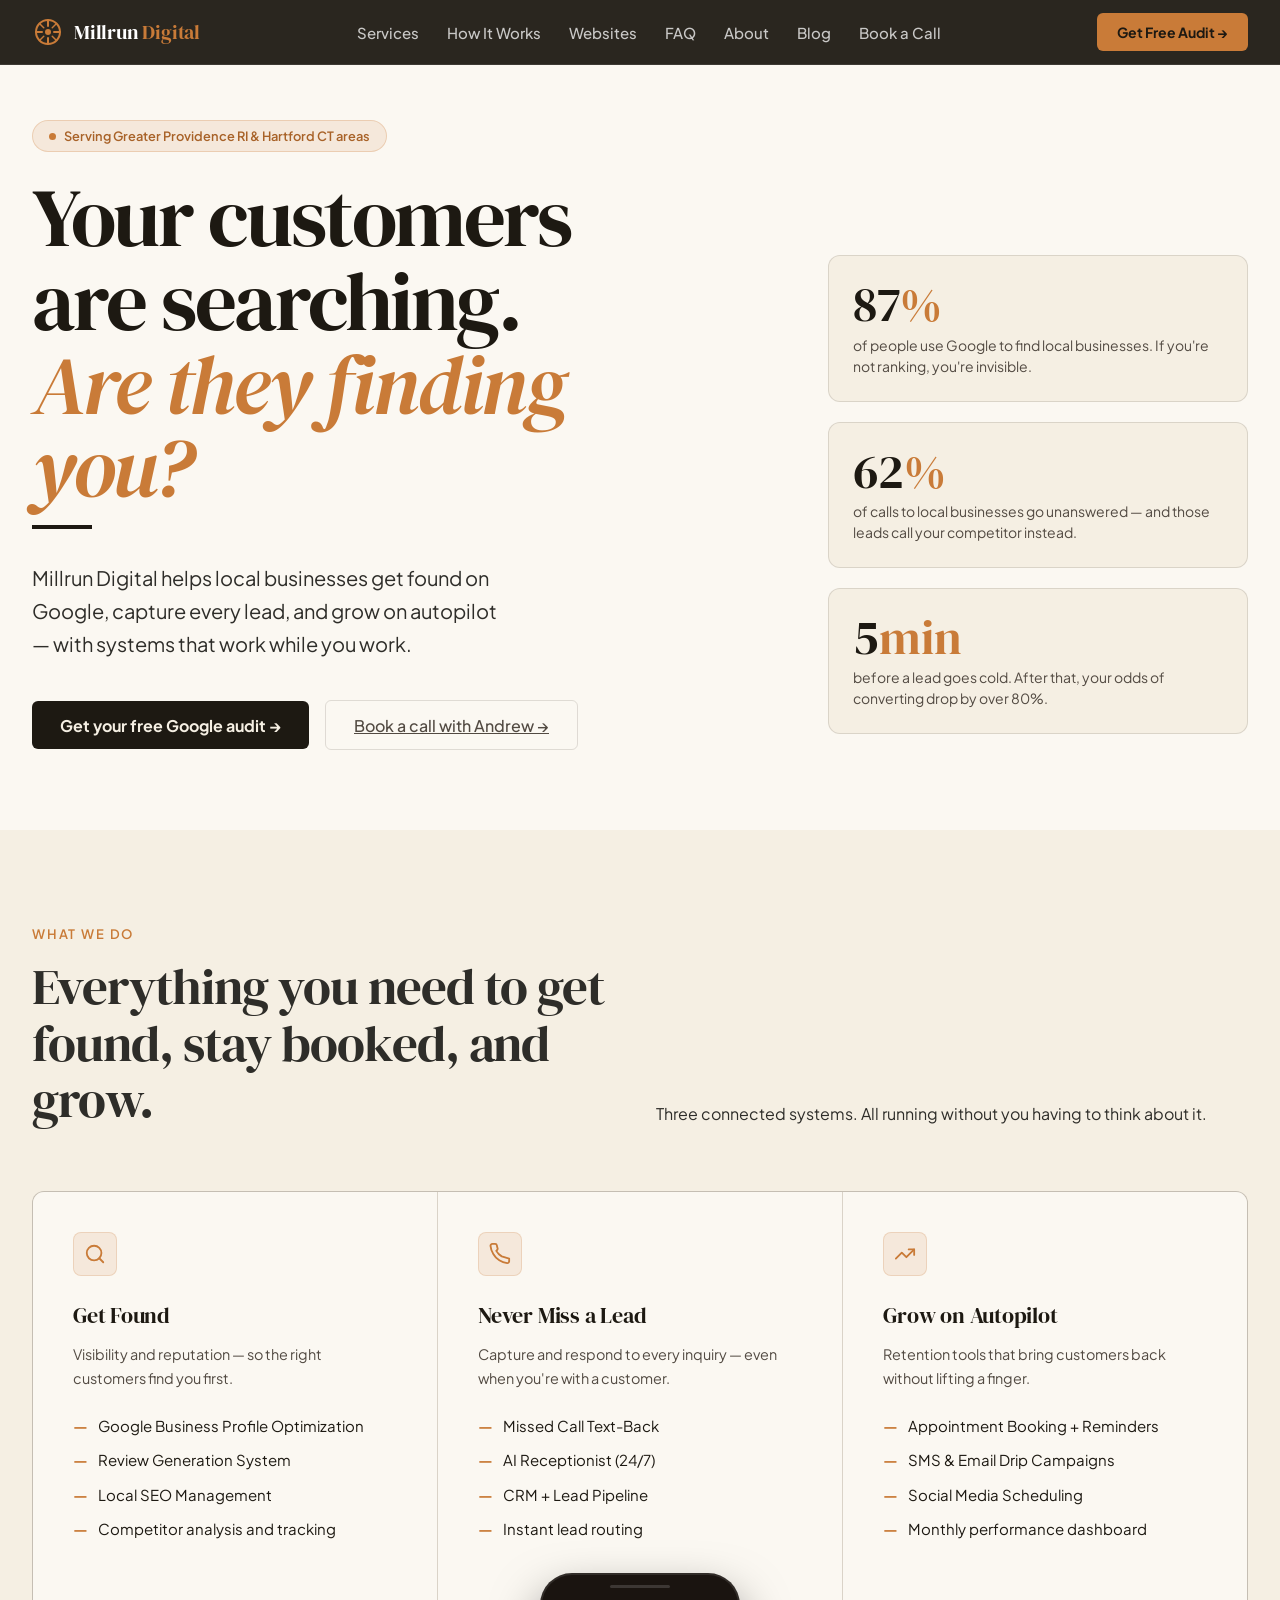
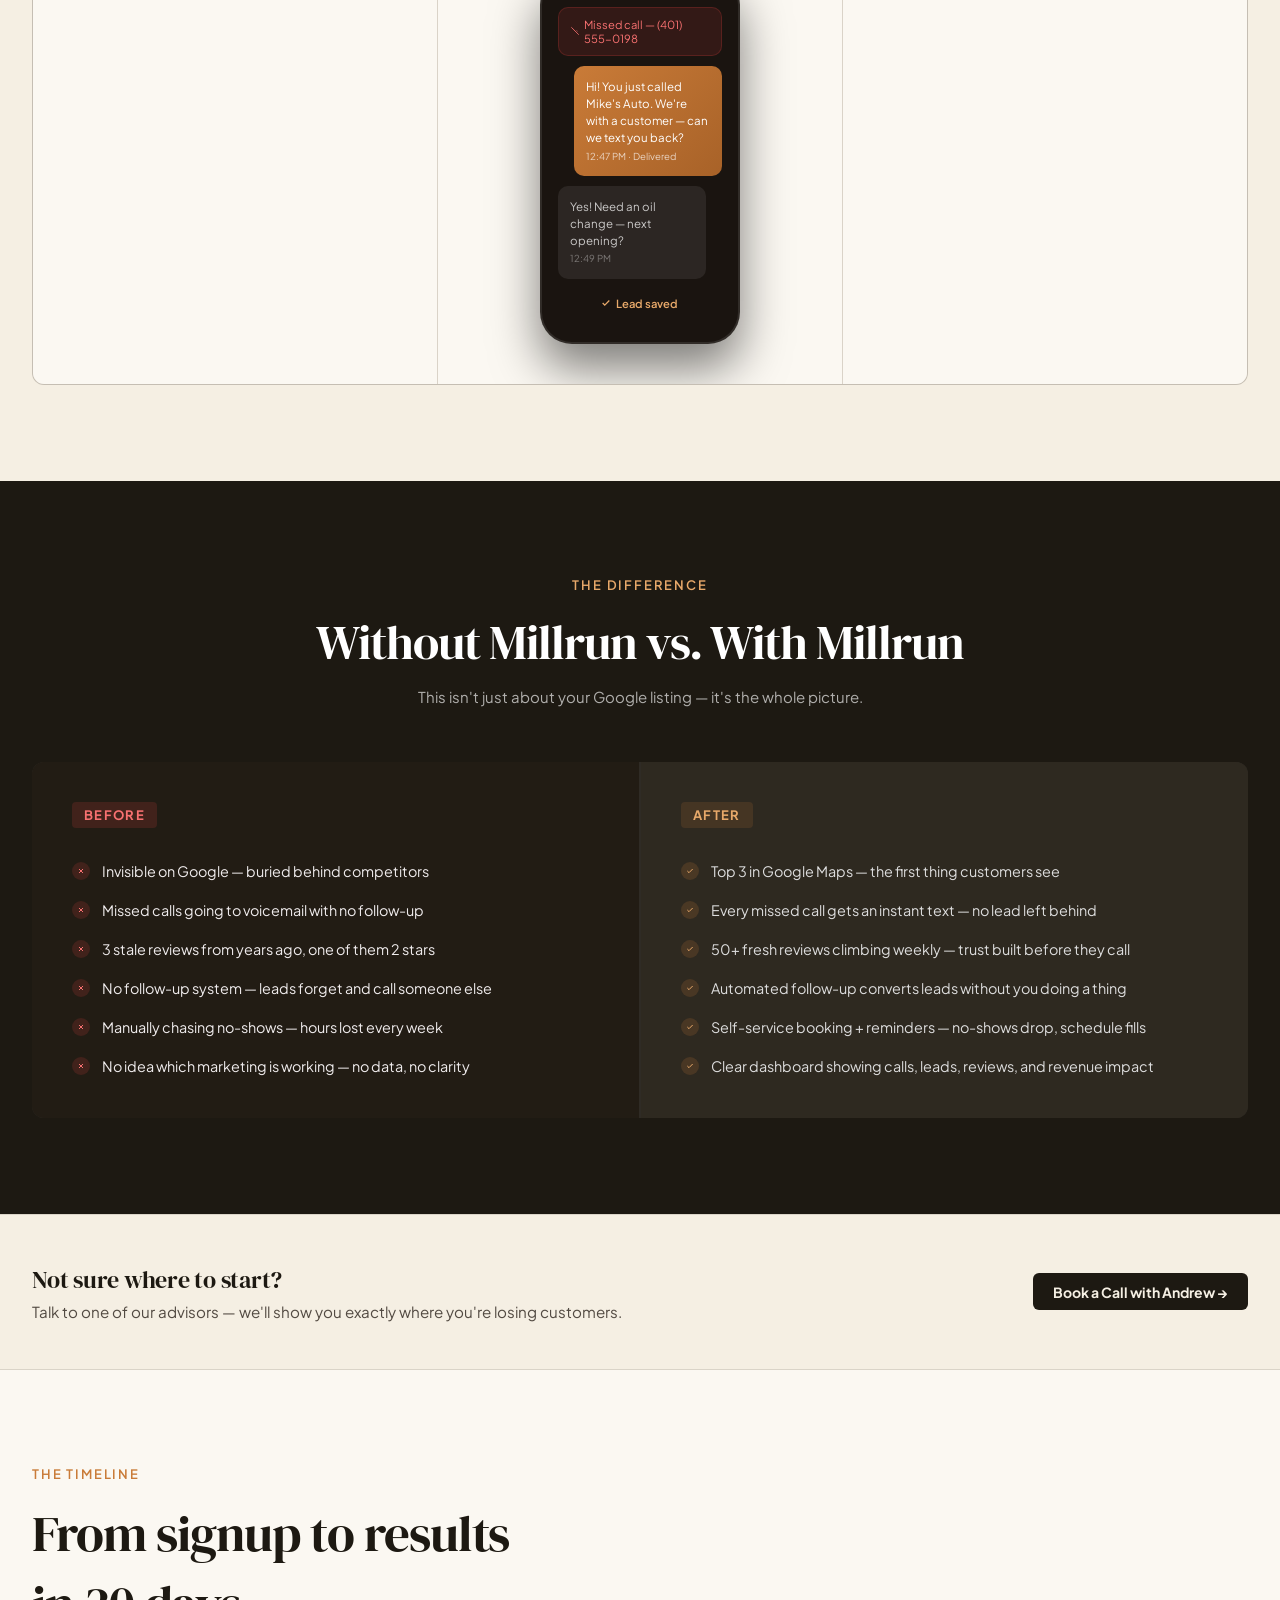
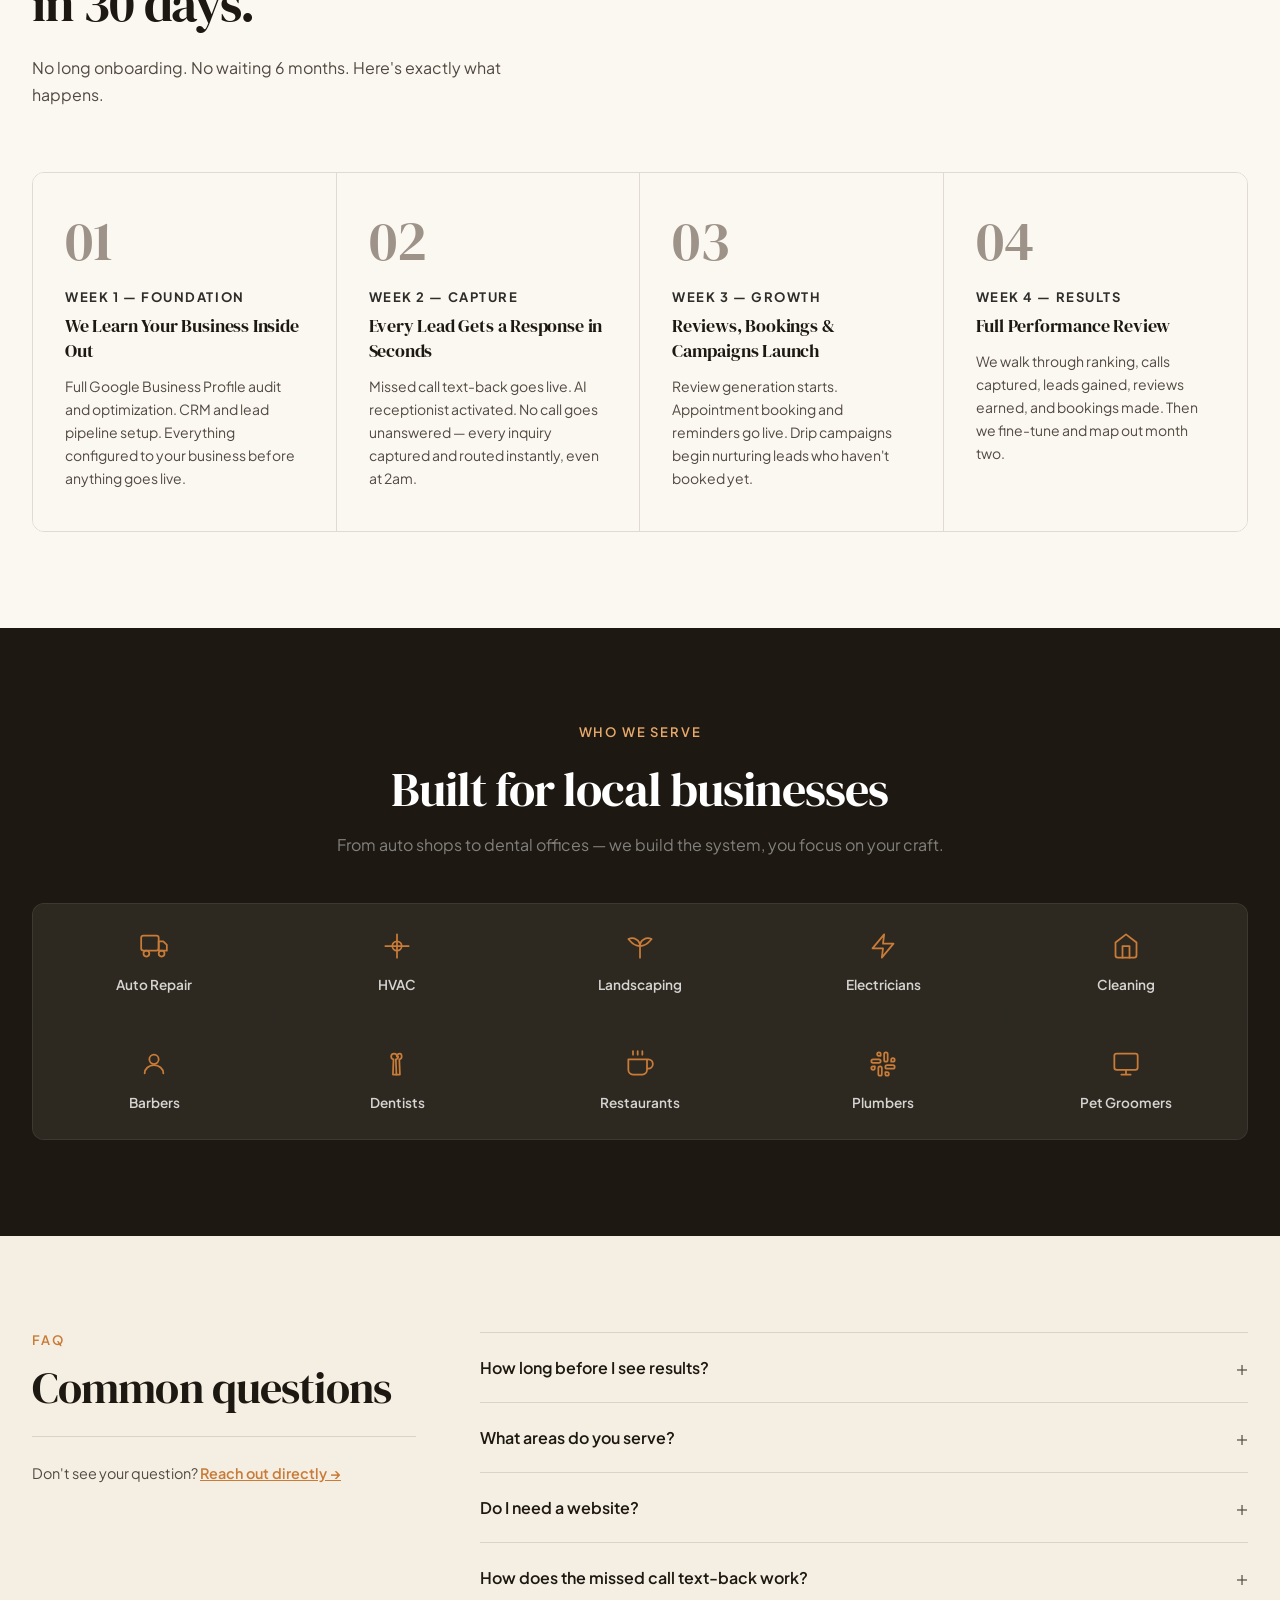
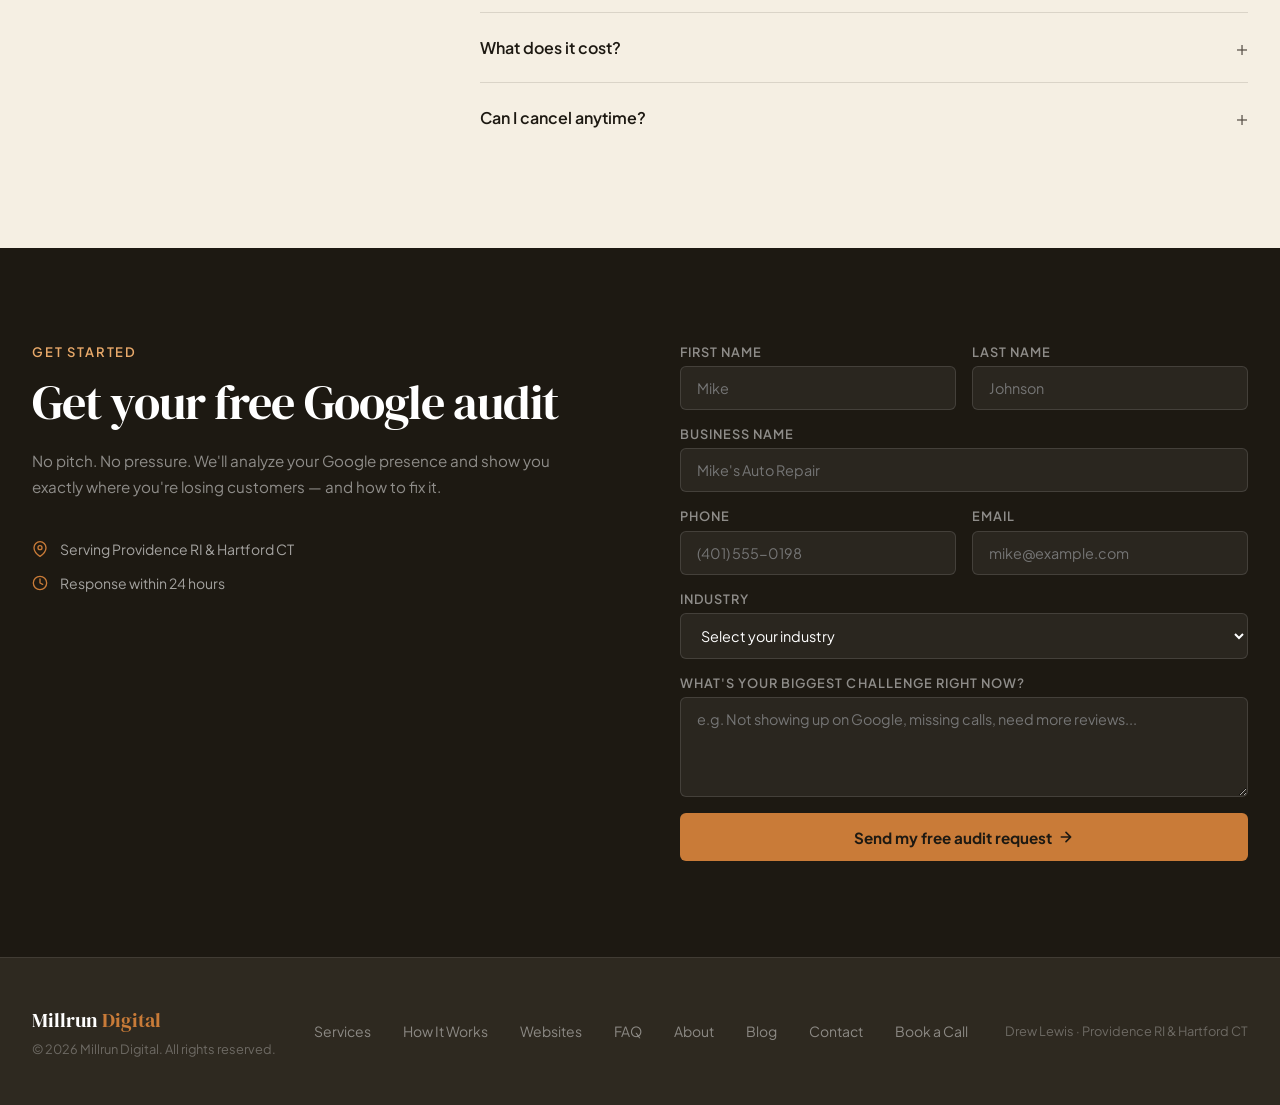
<file: index.html>
<!DOCTYPE html>
<html lang="en" class="scroll-smooth">
<head>
  <meta charset="UTF-8" />
  <meta name="viewport" content="width=device-width, initial-scale=1.0" />
  <!-- Primary SEO -->
  <title>SEO Optimization & AI Tools for Local Businesses | Millrun Digital</title>
  <meta name="description" content="Millrun Digital delivers local SEO optimization and AI automation tools for small businesses in Providence RI and Hartford CT. Get found on Google, capture every lead, and grow on autopilot." />
  <meta name="robots" content="index, follow" />
  <link rel="canonical" href="https://millrundigital.com/" />

  <!-- Open Graph -->
  <meta property="og:type" content="website" />
  <meta property="og:site_name" content="Millrun Digital" />
  <meta property="og:url" content="https://millrundigital.com/" />
  <meta property="og:title" content="SEO Optimization & AI Tools for Local Businesses | Millrun Digital" />
  <meta property="og:description" content="Millrun Digital delivers local SEO optimization and AI automation tools for small businesses in Providence RI and Hartford CT. Get found on Google, capture every lead, and grow on autopilot." />
  <meta property="og:image" content="https://millrundigital.com/og-image.png" />
  <meta property="og:image:width" content="1200" />
  <meta property="og:image:height" content="630" />
  <meta property="og:image:alt" content="Millrun Digital — AI Receptionist for Local Businesses" />
  <meta property="og:locale" content="en_US" />

  <script async src="https://www.googletagmanager.com/gtag/js?id=G-JZNGJ1P3WV"></script>
  <script>window.dataLayer=window.dataLayer||[];function gtag(){dataLayer.push(arguments);}gtag('js',new Date());gtag('config','G-JZNGJ1P3WV');</script>
  <link rel="icon" type="image/png" href="/favicon.png" />
  <link rel="apple-touch-icon" href="/favicon.png" />
  <link rel="preconnect" href="https://fonts.googleapis.com" />
  <link rel="preconnect" href="https://fonts.gstatic.com" crossorigin />
  <link href="https://fonts.googleapis.com/css2?family=DM+Serif+Display:ital@0;1&family=Plus+Jakarta+Sans:wght@300;400;500;600;700;800&display=swap" rel="stylesheet" />
  <style>
    *, *::before, *::after { box-sizing: border-box; margin: 0; padding: 0; }

    :root {
      --cream:        #F5EFE3;
      --warm-white:   #FBF8F2;
      --charcoal:     #1D1912;
      --charcoal-mid: #2E2920;
      --charcoal-soft:#3D3629;
      --amber:        #C97B38;
      --amber-dark:   #A86228;
      --amber-light:  #E8A96A;
      --stone:        #524A42;
      --stone-light:  #9E9389;
      --border:       rgba(125,114,104,0.22);
      --border-dark:  rgba(255,255,255,0.09);
    }

    html { font-family: 'Plus Jakarta Sans', sans-serif; }
    body { background: var(--warm-white); color: var(--charcoal); -webkit-font-smoothing: antialiased; }
    h1,h2,h3,h4 { font-family: 'DM Serif Display', serif; font-weight: 400; }

    /* ─── HEADER ─── */
    #site-header {
      position: fixed; top: 0; left: 0; right: 0; z-index: 50;
      background: rgba(29,25,18,0.94);
      backdrop-filter: blur(16px);
      border-bottom: 1px solid var(--border-dark);
    }
    .header-inner {
      max-width: 1280px; margin: 0 auto;
      padding: 0 2rem;
      height: 64px;
      display: flex; align-items: center; justify-content: space-between;
    }
    .logo { display:flex; align-items:center; gap:10px; text-decoration:none; }
    .logo-mark { width:32px; height:32px; display:flex; align-items:center; justify-content:center; }
    .logo-text { font-family:'DM Serif Display',serif; font-size:1.25rem; color:#fff; letter-spacing:-0.01em; }
    .logo-text span { color: var(--amber); }

    nav.desktop { display:flex; align-items:center; gap:1.75rem; }
    nav.desktop a { font-size:15px; color:rgba(255,255,255,0.75); text-decoration:none; font-weight:500; transition:color 0.15s; }
    nav.desktop a:hover { color:#fff; }

    .btn-primary {
      display:inline-flex; align-items:center; gap:6px;
      background: var(--amber); color: var(--charcoal);
      font-family:'Plus Jakarta Sans',sans-serif; font-weight:700; font-size:0.875rem;
      padding:0.6rem 1.25rem; border-radius:6px;
      text-decoration:none; border:none; cursor:pointer;
      transition: background 0.15s, transform 0.1s;
    }
    .btn-primary:hover { background: var(--amber-dark); transform: translateY(-1px); }

    .hamburger { display:none; flex-direction:column; gap:5px; background:none; border:none; cursor:pointer; padding:4px; }
    .hamburger span { display:block; width:22px; height:2px; background:#fff; border-radius:2px; transition: transform 0.3s, opacity 0.3s; }
    .hamburger.open span:nth-child(1) { transform: translateY(7px) rotate(45deg); }
    .hamburger.open span:nth-child(2) { opacity:0; }
    .hamburger.open span:nth-child(3) { transform: translateY(-7px) rotate(-45deg); }
    .mobile-nav { max-height:0; overflow:hidden; transition:max-height 0.35s ease; background:var(--charcoal-mid); }
    .mobile-nav.open { max-height:400px; }
    .mobile-nav a { display:block; padding:0.75rem 2rem; font-size:0.9rem; color:rgba(255,255,255,0.75); text-decoration:none; border-bottom:1px solid rgba(255,255,255,0.05); }
    .mobile-nav a:hover { color:#fff; }
    .mobile-nav .mobile-cta { display:block; margin:1rem 2rem; }

    @media(max-width:768px){ nav.desktop,.header-cta { display:none!important; } .hamburger{ display:flex; } }

    /* ─── REVEAL ─── */
    .reveal { opacity:0; transform:translateY(24px); transition:opacity 0.65s ease, transform 0.65s ease; }
    .reveal.visible { opacity:1; transform:translateY(0); }
    .reveal-delay-1 { transition-delay:0.1s; }
    .reveal-delay-2 { transition-delay:0.2s; }
    .reveal-delay-3 { transition-delay:0.3s; }
    .reveal-delay-4 { transition-delay:0.4s; }

    /* ─── SECTIONS ─── */
    .section { padding: 6rem 2rem; }
    .container { max-width:1280px; margin:0 auto; }

    .section-label {
      font-family:'Plus Jakarta Sans',sans-serif; font-weight:600;
      font-size:13px; letter-spacing:0.14em; text-transform:uppercase;
      color: var(--amber); margin-bottom:1rem; display:block;
    }
    .section-label.dark { color: var(--amber-light); }

    /* ─── HERO ─── */
    #hero { background: var(--warm-white); padding-top: 120px; padding-bottom: 0; overflow: hidden; }
    .hero-inner {
      max-width:1280px; margin:0 auto; padding: 0 2rem;
      display:grid; grid-template-columns: 1fr 420px;
      gap: 4rem; align-items: end; padding-bottom: 5rem;
    }
    .hero-headline { font-size: clamp(3.2rem, 6.5vw, 6.5rem); line-height: 1.0; letter-spacing: -0.03em; color: var(--charcoal); }
    .hero-headline em { font-style:italic; color: var(--amber); }
    .hero-sub { margin-top: 2rem; font-size: 20px; color: rgb(46,45,41); line-height: 1.65; max-width: 480px; font-weight:400; }
    .hero-actions { display:flex; align-items:center; gap:1rem; margin-top:2.5rem; flex-wrap:wrap; }
    .hero-actions .btn-primary { font-size:1rem; padding:0.85rem 1.75rem; background:var(--charcoal); color:var(--cream); }
    .hero-actions .btn-primary:hover { background: var(--charcoal-soft); }
    .hero-actions .btn-ghost-warm {
      font-size:1rem; font-weight:500; padding:0.85rem 1.75rem;
      border:1.5px solid var(--border); border-radius:6px;
      color:var(--stone); background:transparent; cursor:pointer;
      transition: border-color 0.15s, color 0.15s;
      font-family:'Plus Jakarta Sans',sans-serif;
    }
    .hero-actions .btn-ghost-warm:hover { border-color: var(--amber); color: var(--amber); }
    .hero-right { display: flex; flex-direction: column; gap: 1.25rem; padding-bottom: 1rem; }
    .hero-stat-card { background: var(--cream); border: 1px solid var(--border); border-radius: 12px; padding: 1.5rem; }
    .hero-stat-card .num { font-family:'DM Serif Display',serif; font-size: 3rem; line-height:1; color: var(--charcoal); }
    .hero-stat-card .num span { color: var(--amber); }
    .hero-stat-card p { font-size:0.875rem; color:var(--stone); margin-top:0.4rem; line-height:1.5; }
    .hero-badge {
      display:inline-flex; align-items:center; gap:8px;
      background:rgba(201,123,56,0.12); border:1px solid rgba(201,123,56,0.25);
      color:var(--amber-dark); border-radius:999px;
      font-size:0.8rem; font-weight:600; padding:0.45rem 1rem; margin-bottom: 1.5rem;
    }
    .hero-badge-dot { width:7px; height:7px; border-radius:50%; background:var(--amber); }
    .hero-divider { height:4px; background:var(--charcoal); width:60px; margin: 1rem 0; }

    @media(max-width:900px){
      .hero-inner { grid-template-columns:1fr; gap:3rem; }
      .hero-right { flex-direction:row; flex-wrap:wrap; }
      .hero-stat-card { flex:1; min-width:160px; }
    }

    /* ─── SERVICES ─── */
    #services { background: var(--cream); }
    .services-header { display:grid; grid-template-columns:1fr 1fr; gap:2rem; align-items:end; margin-bottom:4rem; }
    .services-header h2 { font-size: clamp(2rem,4vw,3.25rem); line-height:1.1; letter-spacing:-0.02em; color: rgb(46,45,41); }
    .services-header p { color: rgb(46,45,41); line-height:1.7; font-size:1rem; }
    .services-grid { display:grid; grid-template-columns:repeat(3,1fr); gap:1.5px; background:var(--border); border:1px solid var(--border); border-radius:12px; overflow:hidden; }
    .service-card { background:var(--warm-white); padding:2.5rem; transition:background 0.2s; }
    .service-card:hover { background: #fff; }
    .service-icon { width:44px; height:44px; border-radius:8px; background: rgba(201,123,56,0.12); border:1px solid rgba(201,123,56,0.2); display:flex; align-items:center; justify-content:center; margin-bottom:1.5rem; color:var(--amber); }
    .service-card h3 { font-size:1.4rem; margin-bottom:0.75rem; letter-spacing:-0.01em; }
    .service-card > p { color:var(--stone); font-size:0.9rem; line-height:1.65; margin-bottom:1.5rem; }
    .service-list { list-style:none; display:flex; flex-direction:column; gap:0.75rem; }
    .service-list li { display:flex; align-items:baseline; gap:0.6rem; font-size:15px; color:var(--charcoal); line-height:1.5; }
    .service-list li::before { content:'—'; color:var(--amber); flex-shrink:0; font-weight:700; }
    @media(max-width:900px){ .services-grid { grid-template-columns:1fr; } .services-header { grid-template-columns:1fr; } }

    /* ─── BEFORE / AFTER ─── */
    #before-after { background: var(--charcoal); }
    .ba-header { text-align:center; margin-bottom:3.5rem; }
    .ba-header h2 { color:#fff; font-size:clamp(2rem,4vw,3rem); letter-spacing:-0.02em; }
    .ba-header p { color:rgba(255,255,255,0.65); margin-top:0.75rem; font-size:15px; }
    .ba-grid { display:grid; grid-template-columns:1fr 1fr; gap:2px; background:rgba(255,255,255,0.08); border-radius:12px; overflow:hidden; }
    .ba-col { padding:2.5rem; }
    .ba-col.before { background:#221C14; }
    .ba-col.after { background:var(--charcoal-mid); }
    .ba-col-header { display:flex; align-items:center; gap:0.75rem; margin-bottom:2rem; }
    .ba-col-header .tag { font-size:13px; font-weight:700; letter-spacing:0.1em; text-transform:uppercase; padding:0.3rem 0.75rem; border-radius:4px; }
    .ba-col.before .tag { background:rgba(239,68,68,0.15); color:#f87171; }
    .ba-col.after .tag { background:rgba(201,123,56,0.15); color:var(--amber-light); }
    .ba-list { list-style:none; display:flex; flex-direction:column; gap:1rem; }
    .ba-list li { display:flex; align-items:start; gap:0.75rem; font-size:0.9rem; line-height:1.6; }
    .ba-col.before .ba-list li { color: rgb(240,236,237); }
    .ba-col.after .ba-list li { color: rgb(221,221,221); }
    .ba-dot { width:18px; height:18px; border-radius:50%; flex-shrink:0; display:flex; align-items:center; justify-content:center; margin-top:2px; }
    .ba-col.before .ba-dot { background:rgba(239,68,68,0.15); }
    .ba-col.after .ba-dot { background:rgba(201,123,56,0.18); }
    @media(max-width:768px){ .ba-grid { grid-template-columns:1fr; } }

    /* ─── HOW IT WORKS ─── */
    #how-it-works { background: var(--warm-white); }
    .hiw-header { margin-bottom:4rem; }
    .hiw-header h2 { font-size:clamp(2rem,4vw,3.25rem); letter-spacing:-0.02em; max-width:600px; }
    .hiw-header p { color:var(--stone); margin-top:1rem; max-width:500px; line-height:1.7; }
    .hiw-steps { display:grid; grid-template-columns:repeat(4,1fr); gap:0; border:1px solid var(--border); border-radius:12px; overflow:hidden; }
    .hiw-step { padding:2.5rem 2rem; border-right:1px solid var(--border); background:var(--warm-white); }
    .hiw-step:last-child { border-right:none; }
    .step-num { font-family:'DM Serif Display',serif; font-size:3.5rem; line-height:1; color:var(--stone-light); margin-bottom:1.25rem; }
    .step-week { font-size:13px; font-weight:700; text-transform:uppercase; letter-spacing:0.12em; color: rgb(46,45,41); margin-bottom:0.5rem; }
    .hiw-step h3 { font-size:1.15rem; margin-bottom:0.75rem; letter-spacing:-0.01em; }
    .hiw-step p { font-size:0.875rem; color:var(--stone); line-height:1.65; }
    @media(max-width:900px){ .hiw-steps { grid-template-columns:1fr 1fr; } .hiw-step { border-bottom:1px solid var(--border); } }
    @media(max-width:560px){ .hiw-steps { grid-template-columns:1fr; } }

    /* ─── INDUSTRIES ─── */
    #industries { background: var(--charcoal); }
    .ind-header { text-align:center; margin-bottom:3rem; }
    .ind-header h2 { color:#fff; font-size:clamp(2rem,4vw,3rem); letter-spacing:-0.02em; }
    .ind-header p { color:rgba(255,255,255,0.45); margin-top:0.75rem; }
    .industries-grid { display:grid; grid-template-columns:repeat(5,1fr); gap:1px; background:rgba(255,255,255,0.07); border:1px solid rgba(255,255,255,0.07); border-radius:12px; overflow:hidden; }
    .ind-tile { background: var(--charcoal-mid); padding: 1.75rem 1.25rem; text-align:center; cursor:pointer; transition: background 0.15s; }
    .ind-tile:hover { background: var(--charcoal-soft); }
    .ind-tile svg { color: var(--amber); margin-bottom:0.75rem; }
    .ind-tile p { font-size:0.85rem; font-weight:600; color:rgba(255,255,255,0.8); }
    @media(max-width:900px){ .industries-grid { grid-template-columns:repeat(3,1fr); } }
    @media(max-width:560px){ .industries-grid { grid-template-columns:repeat(2,1fr); } }

    /* ─── FAQ ─── */
    #faq { background: var(--cream); }
    .faq-layout { display:grid; grid-template-columns:1fr 2fr; gap:4rem; align-items:start; }
    .faq-list { display:flex; flex-direction:column; }
    .faq-item { border-top:1px solid var(--border); }
    .faq-question {
      width:100%; text-align:left; background:none; border:none; cursor:pointer;
      padding:1.5rem 0; display:flex; justify-content:space-between; align-items:center; gap:1rem;
      font-family:'Plus Jakarta Sans',sans-serif; font-weight:600; font-size:1rem;
      color:var(--charcoal); transition:color 0.15s;
    }
    .faq-question:hover { color:var(--amber); }
    .faq-icon { font-size:1.25rem; font-weight:300; flex-shrink:0; transition:transform 0.3s; line-height:1; color:var(--stone); }
    .faq-icon.open { transform:rotate(45deg); color:var(--amber); }
    .faq-answer { max-height:0; overflow:hidden; transition:max-height 0.35s ease, padding 0.35s ease; }
    .faq-answer.open { max-height:400px; padding-bottom:1.5rem; }
    .faq-answer p { color:var(--stone); font-size:0.9rem; line-height:1.75; max-width:600px; }
    @media(max-width:768px){ .faq-layout { grid-template-columns:1fr; } }

    /* ─── CONTACT ─── */
    #contact { background: var(--charcoal); }
    .contact-inner { display:grid; grid-template-columns:1fr 1fr; gap:5rem; align-items:start; }
    .contact-left h2 { color:#fff; font-size:clamp(2rem,4vw,3rem); letter-spacing:-0.02em; line-height:1.1; }
    .contact-left p { color:rgba(255,255,255,0.5); margin-top:1.25rem; line-height:1.7; font-size:0.95rem; }
    .contact-info { margin-top:2.5rem; display:flex; flex-direction:column; gap:1rem; }
    .contact-info-item { display:flex; align-items:center; gap:0.75rem; font-size:0.875rem; color:rgba(255,255,255,0.6); }
    .contact-info-item svg { color:var(--amber); flex-shrink:0; }
    .contact-form { display:flex; flex-direction:column; gap:1rem; }
    .form-row { display:grid; grid-template-columns:1fr 1fr; gap:1rem; }
    .form-group { display:flex; flex-direction:column; gap:0.4rem; }
    .form-group label { font-size:0.8rem; font-weight:600; text-transform:uppercase; letter-spacing:0.08em; color:rgba(255,255,255,0.5); }
    .form-group input, .form-group select, .form-group textarea {
      background: rgba(255,255,255,0.06); border:1px solid rgba(255,255,255,0.12); border-radius:6px;
      padding:0.75rem 1rem; color:#fff; font-family:'Plus Jakarta Sans',sans-serif; font-size:0.9rem; outline:none; transition: border-color 0.15s;
    }
    .form-group input:focus, .form-group select:focus, .form-group textarea:focus { border-color:var(--amber); }
    .form-group select option { background:var(--charcoal); }
    .form-group textarea { resize:vertical; min-height:100px; }
    .form-submit {
      background:var(--amber); color:var(--charcoal); border:none; border-radius:6px; cursor:pointer;
      padding:0.9rem 2rem; font-family:'Plus Jakarta Sans',sans-serif; font-weight:700; font-size:0.95rem;
      transition: background 0.15s, transform 0.1s; display:flex; align-items:center; justify-content:center; gap:6px;
    }
    .form-submit:hover:not(:disabled) { background:var(--amber-dark); transform:translateY(-1px); }
    .form-submit:disabled { opacity:0.65; cursor:not-allowed; }
    @media(max-width:900px){ .contact-inner { grid-template-columns:1fr; gap:3rem; } .form-row { grid-template-columns:1fr; } }

    /* ─── ADVISOR STRIP ─── */
    .advisor-strip { background: var(--cream); border-top:1px solid var(--border); border-bottom:1px solid var(--border); padding:3rem 2rem; }
    .advisor-strip-inner { max-width:1280px; margin:0 auto; display:flex; align-items:center; justify-content:space-between; gap:2rem; flex-wrap:wrap; }
    .advisor-strip h3 { font-size:1.5rem; letter-spacing:-0.01em; }
    .advisor-strip p { color:var(--stone); font-size:0.95rem; margin-top:0.35rem; }
    .advisor-strip .btn-primary { background:var(--charcoal); color:var(--cream); font-size:0.875rem; }

    /* ─── FOOTER ─── */
    footer { background: var(--charcoal-mid); border-top:1px solid var(--border-dark); padding:3rem 2rem; }
    .footer-inner { max-width:1280px; margin:0 auto; display:flex; justify-content:space-between; align-items:center; flex-wrap:wrap; gap:2rem; }
    .footer-logo { font-family:'DM Serif Display',serif; font-size:1.25rem; color:#fff; }
    .footer-logo span { color:var(--amber); }
    .footer-links { display:flex; gap:2rem; flex-wrap:wrap; }
    .footer-links a { font-size:0.875rem; color:rgba(255,255,255,0.45); text-decoration:none; transition:color 0.15s; }
    .footer-links a:hover { color:#fff; }
    .footer-copy { font-size:0.8rem; color:rgba(255,255,255,0.3); }

    /* ─── PHONE MOCKUP ─── */
    .phone-wrap { display:flex; justify-content:center; margin-top:2rem; }
    .phone-frame { background:#1A1410; border-radius:32px; border:2px solid rgba(255,255,255,0.1); box-shadow:0 24px 48px rgba(0,0,0,0.5); width:200px; padding:2rem 1rem 1.5rem; position:relative; }
    .phone-frame::before { content:''; position:absolute; top:10px; left:50%; transform:translateX(-50%); width:60px; height:3px; background:rgba(255,255,255,0.15); border-radius:2px; }
    .phone-msg { border-radius:10px; padding:0.75rem; font-size:0.72rem; line-height:1.5; margin-bottom:0.6rem; }
    .phone-msg.outgoing { background:linear-gradient(135deg,#C97B38,#A86228); color:#fff; margin-left:1rem; }
    .phone-msg.incoming { background:rgba(255,255,255,0.08); color:rgba(255,255,255,0.75); margin-right:1rem; }
    .phone-tag { display:flex; align-items:center; justify-content:center; gap:5px; font-size:0.7rem; color:var(--amber-light); font-weight:600; padding:0.5rem; }
    .phone-missed { background:rgba(239,68,68,0.12); border:1px solid rgba(239,68,68,0.2); border-radius:10px; padding:0.6rem 0.75rem; font-size:0.7rem; color:#f87171; margin-bottom:0.6rem; display:flex; align-items:center; gap:5px; }

    /* ─── BACK TO TOP ─── */
    #back-to-top {
      position: fixed; bottom: 96px; right: 24px; z-index: 9998;
      width: 44px; height: 44px; border-radius: 50%;
      background: var(--charcoal); border: 1px solid rgba(201,123,56,0.4);
      color: var(--amber); cursor: pointer;
      display: flex; align-items: center; justify-content: center;
      opacity: 0; pointer-events: none;
      transition: opacity 0.3s ease, transform 0.2s ease, background 0.15s;
      box-shadow: 0 4px 16px rgba(0,0,0,0.25);
    }
    #back-to-top.visible { opacity: 1; pointer-events: auto; }
    #back-to-top:hover { background: var(--amber); color: var(--charcoal); transform: translateY(-2px); }
    @media(max-width:480px){ #back-to-top { bottom: 88px; right: 16px; } }
  </style>
</head>
<body>

<!-- ── HEADER ── -->
<header id="site-header">
  <div class="header-inner">
    <a href="#" class="logo">
      <div class="logo-mark">
        <svg width="28" height="28" viewBox="0 0 28 28" fill="none" xmlns="http://www.w3.org/2000/svg">
          <circle cx="14" cy="14" r="12" stroke="#C97B38" stroke-width="2"/>
          <circle cx="14" cy="14" r="3" fill="#C97B38"/>
          <line x1="14" y1="2" x2="14" y2="8" stroke="#C97B38" stroke-width="2" stroke-linecap="round"/>
          <line x1="14" y1="20" x2="14" y2="26" stroke="#C97B38" stroke-width="2" stroke-linecap="round"/>
          <line x1="2" y1="14" x2="8" y2="14" stroke="#C97B38" stroke-width="2" stroke-linecap="round"/>
          <line x1="20" y1="14" x2="26" y2="14" stroke="#C97B38" stroke-width="2" stroke-linecap="round"/>
          <line x1="5.5" y1="5.5" x2="9.75" y2="9.75" stroke="#C97B38" stroke-width="1.5" stroke-linecap="round"/>
          <line x1="18.25" y1="18.25" x2="22.5" y2="22.5" stroke="#C97B38" stroke-width="1.5" stroke-linecap="round"/>
          <line x1="22.5" y1="5.5" x2="18.25" y2="9.75" stroke="#C97B38" stroke-width="1.5" stroke-linecap="round"/>
          <line x1="9.75" y1="18.25" x2="5.5" y2="22.5" stroke="#C97B38" stroke-width="1.5" stroke-linecap="round"/>
        </svg>
      </div>
      <span class="logo-text">Millrun <span>Digital</span></span>
    </a>
    <nav class="desktop">
      <a href="#services">Services</a>
      <a href="#how-it-works">How It Works</a>
      <a href="websites.html">Websites</a>
      <a href="#faq">FAQ</a>
      <a href="about.html">About</a>
      <a href="/blog/">Blog</a>
      <a href="https://scheduler.zoom.us/drew-lewis-iikya8" target="_blank" rel="noopener">Book a Call</a>
    </nav>
    <a href="#contact" class="btn-primary header-cta">Get Free Audit →</a>
    <button class="hamburger" id="hamburger-btn" aria-label="Menu">
      <span></span><span></span><span></span>
    </button>
  </div>
  <div class="mobile-nav" id="mobile-nav">
    <a href="#services">Services</a>
    <a href="#how-it-works">How It Works</a>
    <a href="websites.html">Websites</a>
    <a href="#faq">FAQ</a>
    <a href="about.html">About</a>
    <a href="/blog/">Blog</a>
    <a href="https://scheduler.zoom.us/drew-lewis-iikya8" target="_blank" rel="noopener">Book a Call with Andrew</a>
    <div class="mobile-cta"><a href="#contact" class="btn-primary" style="justify-content:center">Get Free Audit →</a></div>
  </div>
</header>

<!-- ── HERO ── -->
<section id="hero">
  <div class="hero-inner">
    <div>
      <div class="reveal">
        <div class="hero-badge">
          <span class="hero-badge-dot"></span>
          Serving Greater Providence RI &amp; Hartford CT areas
        </div>
      </div>
      <h1 class="hero-headline reveal reveal-delay-1">
        Your customers<br>
        are searching.<br>
        <em>Are they finding<br>you?</em>
      </h1>
      <div class="hero-divider reveal reveal-delay-2"></div>
      <p class="hero-sub reveal reveal-delay-2">
        Millrun Digital helps local businesses get found on Google, capture every lead, and grow on autopilot — with systems that work while you work.
      </p>
      <div class="hero-actions reveal reveal-delay-3">
        <a href="#contact" class="btn-primary">Get your free Google audit →</a>
        <a href="https://scheduler.zoom.us/drew-lewis-iikya8" target="_blank" rel="noopener" class="btn-ghost-warm">Book a call with Andrew →</a>
      </div>
    </div>
    <div class="hero-right reveal reveal-delay-2">
      <div class="hero-stat-card">
        <div class="num">87<span>%</span></div>
        <p>of people use Google to find local businesses. If you're not ranking, you're invisible.</p>
      </div>
      <div class="hero-stat-card">
        <div class="num">62<span>%</span></div>
        <p>of calls to local businesses go unanswered — and those leads call your competitor instead.</p>
      </div>
      <div class="hero-stat-card">
        <div class="num">5<span>min</span></div>
        <p>before a lead goes cold. After that, your odds of converting drop by over 80%.</p>
      </div>
    </div>
  </div>
</section>

<!-- ── SERVICES ── -->
<section id="services" class="section">
  <div class="container">
    <div class="services-header reveal">
      <div>
        <span class="section-label">What We Do</span>
        <h2>Everything you need to get found, stay booked, and grow.</h2>
      </div>
      <p>Three connected systems. All running without you having to think about it.</p>
    </div>
    <div class="services-grid">
      <div class="service-card reveal reveal-delay-1">
        <div class="service-icon">
          <svg width="22" height="22" viewBox="0 0 24 24" fill="none" stroke="currentColor" stroke-width="2" stroke-linecap="round" stroke-linejoin="round"><circle cx="11" cy="11" r="8"/><path d="m21 21-4.35-4.35"/></svg>
        </div>
        <h3>Get Found</h3>
        <p>Visibility and reputation — so the right customers find you first.</p>
        <ul class="service-list">
          <li>Google Business Profile Optimization</li>
          <li>Review Generation System</li>
          <li>Local SEO Management</li>
          <li>Competitor analysis and tracking</li>
        </ul>
      </div>
      <div class="service-card reveal reveal-delay-2">
        <div class="service-icon">
          <svg width="22" height="22" viewBox="0 0 24 24" fill="none" stroke="currentColor" stroke-width="2" stroke-linecap="round" stroke-linejoin="round"><path d="M22 16.92v3a2 2 0 0 1-2.18 2 19.79 19.79 0 0 1-8.63-3.07A19.5 19.5 0 0 1 4.69 12 19.79 19.79 0 0 1 1.63 3.18 2 2 0 0 1 3.6 1h3a2 2 0 0 1 2 1.72c.127.96.361 1.903.7 2.81a2 2 0 0 1-.45 2.11L7.91 8.6a16 16 0 0 0 6 6z"/></svg>
        </div>
        <h3>Never Miss a Lead</h3>
        <p>Capture and respond to every inquiry — even when you're with a customer.</p>
        <ul class="service-list">
          <li>Missed Call Text-Back</li>
          <li>AI Receptionist (24/7)</li>
          <li>CRM + Lead Pipeline</li>
          <li>Instant lead routing</li>
        </ul>
        <div class="phone-wrap">
          <div class="phone-frame">
            <div class="phone-missed">
              <svg width="10" height="10" viewBox="0 0 24 24" fill="none" stroke="currentColor" stroke-width="2.5"><line x1="1" y1="1" x2="23" y2="23"/><path d="M16.72 11.06A10.94 10.94 0 0 1 19 12.55"/></svg>
              Missed call — (401) 555-0198
            </div>
            <div class="phone-msg outgoing">Hi! You just called Mike's Auto. We're with a customer — can we text you back?<br><small style="opacity:0.7">12:47 PM · Delivered</small></div>
            <div class="phone-msg incoming">Yes! Need an oil change — next opening?<br><small style="opacity:0.5">12:49 PM</small></div>
            <div class="phone-tag">
              <svg width="10" height="10" viewBox="0 0 24 24" fill="none" stroke="currentColor" stroke-width="3"><path d="M20 6L9 17l-5-5"/></svg>
              Lead saved
            </div>
          </div>
        </div>
      </div>
      <div class="service-card reveal reveal-delay-3">
        <div class="service-icon">
          <svg width="22" height="22" viewBox="0 0 24 24" fill="none" stroke="currentColor" stroke-width="2" stroke-linecap="round" stroke-linejoin="round"><polyline points="22 7 13.5 15.5 8.5 10.5 2 17"/><polyline points="16 7 22 7 22 13"/></svg>
        </div>
        <h3>Grow on Autopilot</h3>
        <p>Retention tools that bring customers back without lifting a finger.</p>
        <ul class="service-list">
          <li>Appointment Booking + Reminders</li>
          <li>SMS &amp; Email Drip Campaigns</li>
          <li>Social Media Scheduling</li>
          <li>Monthly performance dashboard</li>
        </ul>
      </div>
    </div>
  </div>
</section>

<!-- ── BEFORE / AFTER ── -->
<section id="before-after" class="section">
  <div class="container">
    <div class="ba-header reveal">
      <span class="section-label dark">The Difference</span>
      <h2>Without Millrun vs. With Millrun</h2>
      <p>This isn't just about your Google listing — it's the whole picture.</p>
    </div>
    <div class="ba-grid reveal reveal-delay-1">
      <div class="ba-col before">
        <div class="ba-col-header"><span class="tag">Before</span></div>
        <ul class="ba-list">
          <li><div class="ba-dot"><svg width="8" height="8" viewBox="0 0 24 24" fill="none" stroke="#f87171" stroke-width="3"><line x1="18" y1="6" x2="6" y2="18"/><line x1="6" y1="6" x2="18" y2="18"/></svg></div>Invisible on Google — buried behind competitors</li>
          <li><div class="ba-dot"><svg width="8" height="8" viewBox="0 0 24 24" fill="none" stroke="#f87171" stroke-width="3"><line x1="18" y1="6" x2="6" y2="18"/><line x1="6" y1="6" x2="18" y2="18"/></svg></div>Missed calls going to voicemail with no follow-up</li>
          <li><div class="ba-dot"><svg width="8" height="8" viewBox="0 0 24 24" fill="none" stroke="#f87171" stroke-width="3"><line x1="18" y1="6" x2="6" y2="18"/><line x1="6" y1="6" x2="18" y2="18"/></svg></div>3 stale reviews from years ago, one of them 2 stars</li>
          <li><div class="ba-dot"><svg width="8" height="8" viewBox="0 0 24 24" fill="none" stroke="#f87171" stroke-width="3"><line x1="18" y1="6" x2="6" y2="18"/><line x1="6" y1="6" x2="18" y2="18"/></svg></div>No follow-up system — leads forget and call someone else</li>
          <li><div class="ba-dot"><svg width="8" height="8" viewBox="0 0 24 24" fill="none" stroke="#f87171" stroke-width="3"><line x1="18" y1="6" x2="6" y2="18"/><line x1="6" y1="6" x2="18" y2="18"/></svg></div>Manually chasing no-shows — hours lost every week</li>
          <li><div class="ba-dot"><svg width="8" height="8" viewBox="0 0 24 24" fill="none" stroke="#f87171" stroke-width="3"><line x1="18" y1="6" x2="6" y2="18"/><line x1="6" y1="6" x2="18" y2="18"/></svg></div>No idea which marketing is working — no data, no clarity</li>
        </ul>
      </div>
      <div class="ba-col after">
        <div class="ba-col-header"><span class="tag">After</span></div>
        <ul class="ba-list">
          <li><div class="ba-dot"><svg width="8" height="8" viewBox="0 0 24 24" fill="none" stroke="#E8A96A" stroke-width="3"><path d="M20 6L9 17l-5-5"/></svg></div>Top 3 in Google Maps — the first thing customers see</li>
          <li><div class="ba-dot"><svg width="8" height="8" viewBox="0 0 24 24" fill="none" stroke="#E8A96A" stroke-width="3"><path d="M20 6L9 17l-5-5"/></svg></div>Every missed call gets an instant text — no lead left behind</li>
          <li><div class="ba-dot"><svg width="8" height="8" viewBox="0 0 24 24" fill="none" stroke="#E8A96A" stroke-width="3"><path d="M20 6L9 17l-5-5"/></svg></div>50+ fresh reviews climbing weekly — trust built before they call</li>
          <li><div class="ba-dot"><svg width="8" height="8" viewBox="0 0 24 24" fill="none" stroke="#E8A96A" stroke-width="3"><path d="M20 6L9 17l-5-5"/></svg></div>Automated follow-up converts leads without you doing a thing</li>
          <li><div class="ba-dot"><svg width="8" height="8" viewBox="0 0 24 24" fill="none" stroke="#E8A96A" stroke-width="3"><path d="M20 6L9 17l-5-5"/></svg></div>Self-service booking + reminders — no-shows drop, schedule fills</li>
          <li><div class="ba-dot"><svg width="8" height="8" viewBox="0 0 24 24" fill="none" stroke="#E8A96A" stroke-width="3"><path d="M20 6L9 17l-5-5"/></svg></div>Clear dashboard showing calls, leads, reviews, and revenue impact</li>
        </ul>
      </div>
    </div>
  </div>
</section>

<!-- ── ADVISOR STRIP ── -->
<div class="advisor-strip reveal">
  <div class="advisor-strip-inner">
    <div>
      <h3>Not sure where to start?</h3>
      <p>Talk to one of our advisors — we'll show you exactly where you're losing customers.</p>
    </div>
    <a href="https://scheduler.zoom.us/drew-lewis-iikya8" target="_blank" rel="noopener" class="btn-primary">Book a Call with Andrew →</a>
  </div>
</div>

<!-- ── HOW IT WORKS ── -->
<section id="how-it-works" class="section">
  <div class="container">
    <div class="hiw-header reveal">
      <span class="section-label">The Timeline</span>
      <h2>From signup to results<br>in 30 days.</h2>
      <p>No long onboarding. No waiting 6 months. Here's exactly what happens.</p>
    </div>
    <div class="hiw-steps">
      <div class="hiw-step reveal reveal-delay-1">
        <div class="step-num">01</div>
        <div class="step-week">Week 1 — Foundation</div>
        <h3>We Learn Your Business Inside Out</h3>
        <p>Full Google Business Profile audit and optimization. CRM and lead pipeline setup. Everything configured to your business before anything goes live.</p>
      </div>
      <div class="hiw-step reveal reveal-delay-2">
        <div class="step-num">02</div>
        <div class="step-week">Week 2 — Capture</div>
        <h3>Every Lead Gets a Response in Seconds</h3>
        <p>Missed call text-back goes live. AI receptionist activated. No call goes unanswered — every inquiry captured and routed instantly, even at 2am.</p>
      </div>
      <div class="hiw-step reveal reveal-delay-3">
        <div class="step-num">03</div>
        <div class="step-week">Week 3 — Growth</div>
        <h3>Reviews, Bookings &amp; Campaigns Launch</h3>
        <p>Review generation starts. Appointment booking and reminders go live. Drip campaigns begin nurturing leads who haven't booked yet.</p>
      </div>
      <div class="hiw-step reveal reveal-delay-4">
        <div class="step-num">04</div>
        <div class="step-week">Week 4 — Results</div>
        <h3>Full Performance Review</h3>
        <p>We walk through ranking, calls captured, leads gained, reviews earned, and bookings made. Then we fine-tune and map out month two.</p>
      </div>
    </div>
  </div>
</section>

<!-- ── INDUSTRIES ── -->
<section id="industries" class="section">
  <div class="container">
    <div class="ind-header reveal">
      <span class="section-label dark">Who We Serve</span>
      <h2>Built for local businesses</h2>
      <p>From auto shops to dental offices — we build the system, you focus on your craft.</p>
    </div>
    <div class="industries-grid">
      <div class="ind-tile reveal" onclick="location.href='#contact'"><svg width="28" height="28" viewBox="0 0 24 24" fill="none" stroke="currentColor" stroke-width="1.5" stroke-linecap="round" stroke-linejoin="round"><rect x="1" y="3" width="15" height="13" rx="2"/><path d="M16 8h4l3 3v5h-7V8z"/><circle cx="5.5" cy="18.5" r="2.5"/><circle cx="18.5" cy="18.5" r="2.5"/></svg><p>Auto Repair</p></div>
      <div class="ind-tile reveal reveal-delay-1" onclick="location.href='#contact'"><svg width="28" height="28" viewBox="0 0 24 24" fill="none" stroke="currentColor" stroke-width="1.5" stroke-linecap="round" stroke-linejoin="round"><path d="M12 2v20M2 12h20"/><circle cx="12" cy="12" r="4"/></svg><p>HVAC</p></div>
      <div class="ind-tile reveal reveal-delay-2" onclick="location.href='#contact'"><svg width="28" height="28" viewBox="0 0 24 24" fill="none" stroke="currentColor" stroke-width="1.5" stroke-linecap="round" stroke-linejoin="round"><path d="M12 22V12m0 0C12 7 7 4 2 6c2 2 4 6 10 6zm0 0c0-5 5-8 10-6-2 2-4 6-10 6z"/></svg><p>Landscaping</p></div>
      <div class="ind-tile reveal reveal-delay-3" onclick="location.href='#contact'"><svg width="28" height="28" viewBox="0 0 24 24" fill="none" stroke="currentColor" stroke-width="1.5" stroke-linecap="round" stroke-linejoin="round"><path d="M13 2L3 14h9l-1 8 10-12h-9l1-8z"/></svg><p>Electricians</p></div>
      <div class="ind-tile reveal reveal-delay-4" onclick="location.href='#contact'"><svg width="28" height="28" viewBox="0 0 24 24" fill="none" stroke="currentColor" stroke-width="1.5" stroke-linecap="round" stroke-linejoin="round"><path d="M3 9l9-7 9 7v11a2 2 0 01-2 2H5a2 2 0 01-2-2z"/><polyline points="9 22 9 12 15 12 15 22"/></svg><p>Cleaning</p></div>
      <div class="ind-tile reveal" onclick="location.href='#contact'"><svg width="28" height="28" viewBox="0 0 24 24" fill="none" stroke="currentColor" stroke-width="1.5" stroke-linecap="round" stroke-linejoin="round"><circle cx="12" cy="8" r="4"/><path d="M4 20c0-4 3.6-7 8-7s8 3 8 7"/></svg><p>Barbers</p></div>
      <div class="ind-tile reveal reveal-delay-1" onclick="location.href='#contact'"><svg width="28" height="28" viewBox="0 0 24 24" fill="none" stroke="currentColor" stroke-width="1.5" stroke-linecap="round" stroke-linejoin="round"><path d="M12 5.5C12 4.119 10.881 3 9.5 3S7 4.119 7 5.5c0 1.243.863 2.28 2.019 2.45L8.5 21h3L11 7.95C12.137 7.78 13 6.743 13 5.5z"/><path d="M12 5.5C12 4.119 13.119 3 14.5 3S16 4.119 16 5.5c0 1.243-.863 2.28-2.019 2.45L14.5 21h-3"/></svg><p>Dentists</p></div>
      <div class="ind-tile reveal reveal-delay-2" onclick="location.href='#contact'"><svg width="28" height="28" viewBox="0 0 24 24" fill="none" stroke="currentColor" stroke-width="1.5" stroke-linecap="round" stroke-linejoin="round"><path d="M18 8h1a4 4 0 010 8h-1M2 8h16v9a4 4 0 01-4 4H6a4 4 0 01-4-4V8zM6 1v3M10 1v3M14 1v3"/></svg><p>Restaurants</p></div>
      <div class="ind-tile reveal reveal-delay-3" onclick="location.href='#contact'"><svg width="28" height="28" viewBox="0 0 24 24" fill="none" stroke="currentColor" stroke-width="1.5" stroke-linecap="round" stroke-linejoin="round"><path d="M14.5 10c-.83 0-1.5-.67-1.5-1.5v-5c0-.83.67-1.5 1.5-1.5s1.5.67 1.5 1.5v5c0 .83-.67 1.5-1.5 1.5z"/><path d="M20.5 10H19V8.5c0-.83.67-1.5 1.5-1.5s1.5.67 1.5 1.5-.67 1.5-1.5 1.5z"/><path d="M9.5 14c.83 0 1.5.67 1.5 1.5v5c0 .83-.67 1.5-1.5 1.5S8 21.33 8 20.5v-5c0-.83.67-1.5 1.5-1.5z"/><path d="M3.5 14H5v1.5c0 .83-.67 1.5-1.5 1.5S2 16.33 2 15.5 2.67 14 3.5 14z"/><path d="M14 14.5c0-.83.67-1.5 1.5-1.5h5c.83 0 1.5.67 1.5 1.5s-.67 1.5-1.5 1.5h-5c-.83 0-1.5-.67-1.5-1.5z"/><path d="M15.5 19H14v1.5c0 .83.67 1.5 1.5 1.5s1.5-.67 1.5-1.5-.67-1.5-1.5-1.5z"/><path d="M10 9.5C10 8.67 9.33 8 8.5 8h-5C2.67 8 2 8.67 2 9.5S2.67 11 3.5 11h5c.83 0 1.5-.67 1.5-1.5z"/><path d="M8.5 5H10V3.5C10 2.67 9.33 2 8.5 2S7 2.67 7 3.5 7.67 5 8.5 5z"/></svg><p>Plumbers</p></div>
      <div class="ind-tile reveal reveal-delay-4" onclick="location.href='#contact'"><svg width="28" height="28" viewBox="0 0 24 24" fill="none" stroke="currentColor" stroke-width="1.5" stroke-linecap="round" stroke-linejoin="round"><rect x="2" y="3" width="20" height="14" rx="2"/><path d="M8 21h8M12 17v4"/></svg><p>Pet Groomers</p></div>
    </div>
  </div>
</section>

<!-- ── FAQ ── -->
<section id="faq" class="section">
  <div class="container">
    <div class="faq-layout">
      <div>
        <span class="section-label">FAQ</span>
        <h2 style="font-size:clamp(2rem,3.5vw,2.75rem); letter-spacing:-0.02em; line-height:1.1;">Common questions</h2>
        <div style="height:1px; background:var(--border); margin:1.5rem 0;"></div>
        <p style="color:var(--stone); line-height:1.7; font-size:0.9rem;">Don't see your question? <a href="#contact" style="color:var(--amber); font-weight:600;">Reach out directly →</a></p>
      </div>
      <div class="faq-list" id="faq-list"></div>
    </div>
  </div>
</section>

<!-- ── CONTACT ── -->
<section id="contact" class="section">
  <div class="container">
    <div class="contact-inner">
      <div class="contact-left reveal">
        <span class="section-label dark">Get Started</span>
        <h2>Get your free Google audit</h2>
        <p>No pitch. No pressure. We'll analyze your Google presence and show you exactly where you're losing customers — and how to fix it.</p>
        <div class="contact-info">
          <div class="contact-info-item">
            <svg width="16" height="16" viewBox="0 0 24 24" fill="none" stroke="currentColor" stroke-width="2" stroke-linecap="round" stroke-linejoin="round"><path d="M21 10c0 7-9 13-9 13s-9-6-9-13a9 9 0 0118 0z"/><circle cx="12" cy="10" r="3"/></svg>
            Serving Providence RI &amp; Hartford CT
          </div>
          <div class="contact-info-item">
            <svg width="16" height="16" viewBox="0 0 24 24" fill="none" stroke="currentColor" stroke-width="2" stroke-linecap="round" stroke-linejoin="round"><circle cx="12" cy="12" r="10"/><polyline points="12 6 12 12 16 14"/></svg>
            Response within 24 hours
          </div>
        </div>
      </div>
      <div class="reveal reveal-delay-1">
        <form class="contact-form" id="contact-form">
          <div class="form-row">
            <div class="form-group">
              <label>First Name</label>
              <input type="text" name="firstName" placeholder="Mike" required />
            </div>
            <div class="form-group">
              <label>Last Name</label>
              <input type="text" name="lastName" placeholder="Johnson" />
            </div>
          </div>
          <div class="form-group">
            <label>Business Name</label>
            <input type="text" name="businessName" placeholder="Mike's Auto Repair" required />
          </div>
          <div class="form-row">
            <div class="form-group">
              <label>Phone</label>
              <input type="tel" name="phone" id="phone" placeholder="(401) 555-0198" required />
            </div>
            <div class="form-group">
              <label>Email</label>
              <input type="email" name="email" placeholder="mike@example.com" required />
            </div>
          </div>
          <div class="form-group">
            <label>Industry</label>
            <select name="industry">
              <option value="">Select your industry</option>
              <option>Auto Repair</option><option>HVAC</option><option>Landscaping</option>
              <option>Electrician</option><option>Plumber</option><option>Cleaning</option>
              <option>Restaurant</option><option>Barber / Salon</option><option>Dentist</option>
              <option>Pet Grooming</option><option>Other</option>
            </select>
          </div>
          <div class="form-group">
            <label>What's your biggest challenge right now?</label>
            <textarea name="challenge" placeholder="e.g. Not showing up on Google, missing calls, need more reviews..."></textarea>
          </div>
          <button type="submit" class="form-submit" id="form-btn">
            Send my free audit request
            <svg width="16" height="16" viewBox="0 0 24 24" fill="none" stroke="currentColor" stroke-width="2.5" stroke-linecap="round" stroke-linejoin="round"><path d="M5 12h14M12 5l7 7-7 7"/></svg>
          </button>
          <p id="form-success" style="display:none; color:var(--amber-light); font-size:0.9rem; text-align:center; margin-top:0.5rem;">&#10003; Request sent! We'll be in touch within 24 hours.</p>
          <p id="form-error" style="display:none; color:#f87171; font-size:0.9rem; text-align:center; margin-top:0.5rem;">Something went wrong — please try again.</p>
        </form>
      </div>
    </div>
  </div>
</section>

<!-- ── FOOTER ── -->
<footer>
  <div class="footer-inner">
    <div>
      <div class="footer-logo">Millrun <span>Digital</span></div>
      <div class="footer-copy" style="margin-top:0.4rem;">© 2026 Millrun Digital. All rights reserved.</div>
    </div>
    <div class="footer-links">
      <a href="#services">Services</a>
      <a href="#how-it-works">How It Works</a>
      <a href="websites.html">Websites</a>
      <a href="#faq">FAQ</a>
      <a href="about.html">About</a>
      <a href="/blog/">Blog</a>
      <a href="#contact">Contact</a>
      <a href="https://scheduler.zoom.us/drew-lewis-iikya8" target="_blank" rel="noopener">Book a Call</a>
    </div>
    <div class="footer-copy">Drew Lewis · Providence RI &amp; Hartford CT</div>
  </div>
</footer>

<!-- ── BACK TO TOP ── -->
<button id="back-to-top" aria-label="Back to top">
  <svg width="18" height="18" viewBox="0 0 24 24" fill="none" stroke="currentColor" stroke-width="2.5" stroke-linecap="round" stroke-linejoin="round"><path d="M18 15l-6-6-6 6"/></svg>
</button>

<script>
  // Reveal on scroll
  const observer = new IntersectionObserver(entries => {
    entries.forEach(e => { if (e.isIntersecting) e.target.classList.add('visible'); });
  }, { threshold: 0.08 });
  document.querySelectorAll('.reveal').forEach(el => observer.observe(el));

  // Hamburger
  const ham = document.getElementById('hamburger-btn');
  const mobileNav = document.getElementById('mobile-nav');
  ham.addEventListener('click', () => { ham.classList.toggle('open'); mobileNav.classList.toggle('open'); });
  mobileNav.querySelectorAll('a').forEach(a => {
    a.addEventListener('click', () => { ham.classList.remove('open'); mobileNav.classList.remove('open'); });
  });

  // FAQ
  const faqs = [
    { q: 'How long before I see results?', a: 'Most clients see measurable improvements within 30 days — ranking movement, more calls captured, and early reviews. Full impact typically shows in 60–90 days.' },
    { q: 'What areas do you serve?', a: 'We currently serve local businesses in Providence, RI and Hartford, CT metro areas, with plans to expand.' },
    { q: 'Do I need a website?', a: 'No — most of our services work independently of your website. We optimize your Google Business Profile, which is often more important for local search than your site.' },
    { q: 'How does the missed call text-back work?', a: 'When a call goes unanswered, our system automatically sends a personalized text to the caller within seconds, keeping the lead warm before they dial a competitor.' },
    { q: 'What does it cost?', a: "We offer tiered plans based on your business size and needs. Book a free audit and we'll recommend the right package — no obligation." },
    { q: 'Can I cancel anytime?', a: "Yes. We operate on a month-to-month basis. We're confident in our results, so we don't lock you into long contracts." },
  ];
  const faqList = document.getElementById('faq-list');
  faqs.forEach((faq, i) => {
    faqList.innerHTML += `<div class="faq-item"><button class="faq-question" onclick="toggleFaq(${i})">${faq.q}<span class="faq-icon" id="faq-icon-${i}">+</span></button><div class="faq-answer" id="faq-answer-${i}"><p>${faq.a}</p></div></div>`;
  });
  function toggleFaq(i) {
    document.getElementById('faq-answer-' + i).classList.toggle('open');
    document.getElementById('faq-icon-' + i).classList.toggle('open');
  }

  // Phone auto-format → (XXX)-XXX-XXXX
  document.getElementById('phone').addEventListener('input', function() {
    const digits = this.value.replace(/\D/g, '').slice(0, 10);
    let formatted = digits;
    if (digits.length > 6) formatted = '(' + digits.slice(0,3) + ')-' + digits.slice(3,6) + '-' + digits.slice(6);
    else if (digits.length > 3) formatted = '(' + digits.slice(0,3) + ')-' + digits.slice(3);
    else if (digits.length > 0) formatted = '(' + digits;
    this.value = formatted;
  });

  // Contact form → Formspree
  document.getElementById('contact-form').addEventListener('submit', function(e) {
    e.preventDefault();
    const btn = document.getElementById('form-btn');
    const form = e.target;
    const digits = form.phone.value.replace(/\D/g, '');
    if (digits.length !== 10) {
      document.getElementById('phone').focus();
      document.getElementById('phone').setCustomValidity('Please enter a valid 10-digit phone number.');
      document.getElementById('phone').reportValidity();
      return;
    }
    document.getElementById('phone').setCustomValidity('');
    btn.textContent = 'Sending...';
    btn.disabled = true;
    fetch('https://formspree.io/f/xzdkdgwe', {
      method: 'POST',
      headers: { 'Content-Type': 'application/json', Accept: 'application/json' },
      body: JSON.stringify({
        firstName: form.firstName.value,
        lastName: form.lastName.value,
        businessName: form.businessName.value,
        phone: form.phone.value,
        email: form.email.value,
        industry: form.industry.value,
        challenge: form.challenge.value,
      }),
    })
    .then(res => {
      if (res.ok) { btn.style.display = 'none'; document.getElementById('form-success').style.display = 'block'; }
      else { throw new Error(); }
    })
    .catch(() => {
      btn.disabled = false;
      btn.innerHTML = 'Send my free audit request <svg width="16" height="16" viewBox="0 0 24 24" fill="none" stroke="currentColor" stroke-width="2.5" stroke-linecap="round" stroke-linejoin="round"><path d="M5 12h14M12 5l7 7-7 7"/></svg>';
      document.getElementById('form-error').style.display = 'block';
    });
  });

  // Back to top
  const backBtn = document.getElementById('back-to-top');
  window.addEventListener('scroll', () => { backBtn.classList.toggle('visible', window.scrollY > 400); });
  backBtn.addEventListener('click', () => { window.scrollTo({ top: 0, behavior: 'smooth' }); });
</script>

<script type="application/ld+json">
{
  "@context": "https://schema.org",
  "@type": "LocalBusiness",
  "name": "Millrun Digital",
  "description": "Local SEO optimization and AI automation tools for small businesses in Providence RI and Hartford CT.",
  "url": "https://millrundigital.com",
  "logo": "https://millrundigital.com/millrun-digital-logo.png",
  "image": "https://millrundigital.com/og-image.png",
  "areaServed": [
    {"@type": "City", "name": "Hartford", "sameAs": "https://en.wikipedia.org/wiki/Hartford,_Connecticut"},
    {"@type": "City", "name": "Providence", "sameAs": "https://en.wikipedia.org/wiki/Providence,_Rhode_Island"}
  ],
  "serviceType": ["AI Receptionist", "Missed Call Text-Back", "Review Automation", "Local Business Marketing"]
}
</script>
</body>
</html>
</file>
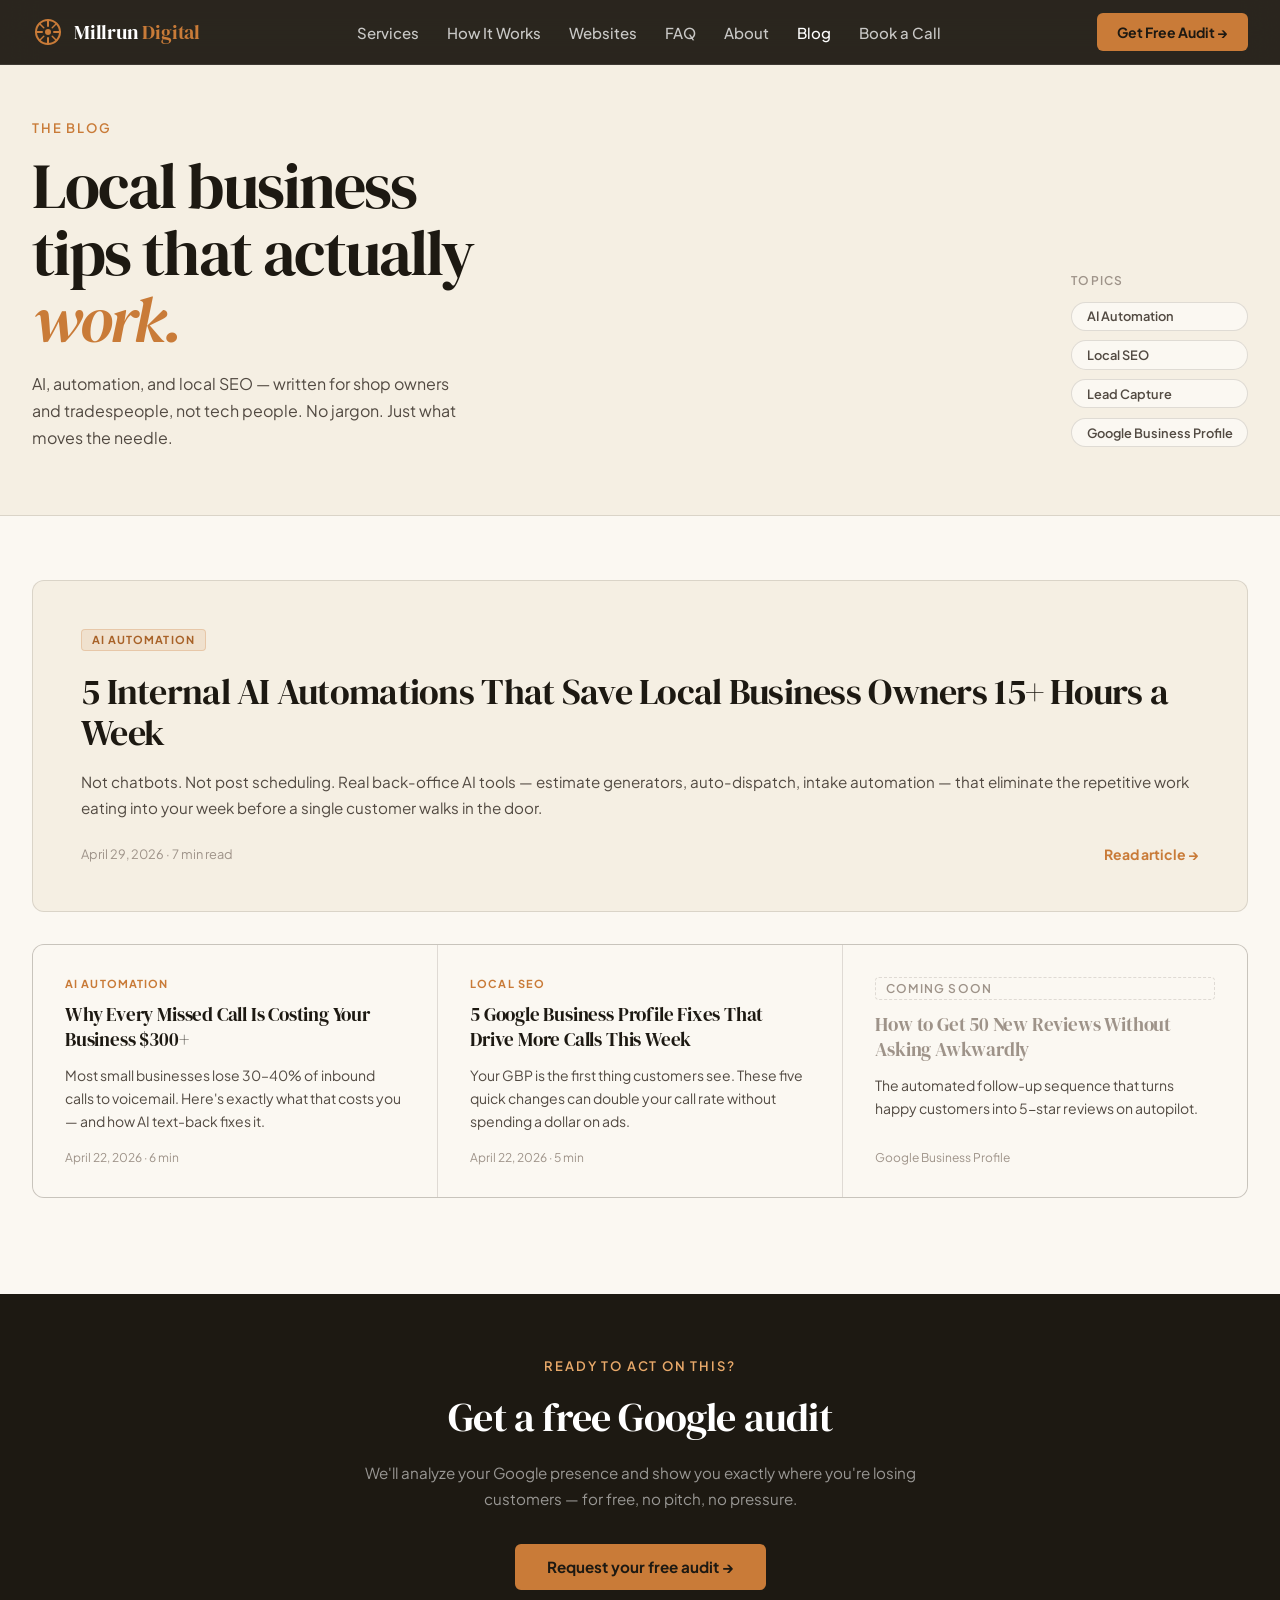
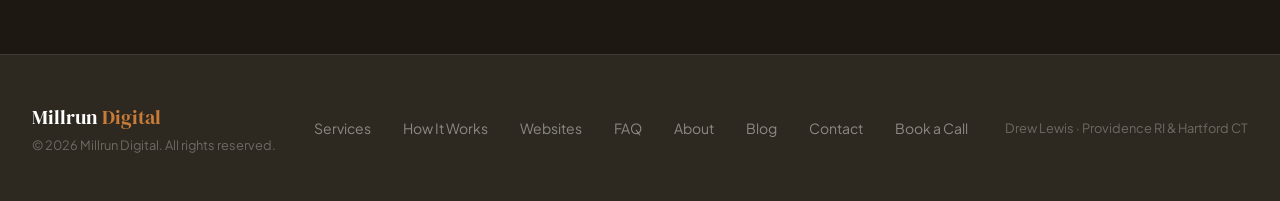
<file: blog/index.html>
<!DOCTYPE html>
<html lang="en" class="scroll-smooth">
<head>
  <meta charset="UTF-8" />
  <meta name="viewport" content="width=device-width, initial-scale=1.0" />

  <title>Blog | Millrun Digital — AI & Marketing Tips for Local Businesses</title>
  <meta name="description" content="Practical guides on AI automation, local SEO, and digital marketing for small business owners in Providence RI and Hartford CT. No fluff — just strategies that drive more calls and customers." />
  <meta name="robots" content="index, follow" />
  <link rel="canonical" href="https://millrundigital.com/blog/" />

  <meta property="og:type" content="website" />
  <meta property="og:site_name" content="Millrun Digital" />
  <meta property="og:url" content="https://millrundigital.com/blog/" />
  <meta property="og:title" content="Blog | Millrun Digital — AI & Marketing Tips for Local Businesses" />
  <meta property="og:description" content="Practical guides on AI automation, local SEO, and digital marketing for small business owners." />
  <meta property="og:image" content="https://millrundigital.com/og-image.png" />
  <meta property="og:image:width" content="1200" />
  <meta property="og:image:height" content="630" />
  <meta property="og:locale" content="en_US" />

  <meta name="twitter:card" content="summary_large_image" />
  <meta name="twitter:title" content="Blog | Millrun Digital" />
  <meta name="twitter:description" content="Practical guides on AI, automation, and local marketing — written for small business owners, not tech people." />
  <meta name="twitter:image" content="https://millrundigital.com/og-image.png" />

  <script type="application/ld+json">
  {
    "@context": "https://schema.org",
    "@type": "Blog",
    "name": "Millrun Digital Blog",
    "url": "https://millrundigital.com/blog/",
    "description": "Practical guides on AI automation, local SEO, and digital marketing for small business owners.",
    "publisher": {
      "@type": "Organization",
      "name": "Millrun Digital",
      "url": "https://millrundigital.com",
      "logo": {
        "@type": "ImageObject",
        "url": "https://millrundigital.com/millrun-digital-logo.png"
      }
    }
  }
  </script>

  <script async src="https://www.googletagmanager.com/gtag/js?id=G-JZNGJ1P3WV"></script>
  <script>window.dataLayer=window.dataLayer||[];function gtag(){dataLayer.push(arguments);}gtag('js',new Date());gtag('config','G-JZNGJ1P3WV');</script>
  <link rel="icon" type="image/png" href="/favicon.png" />
  <link rel="apple-touch-icon" href="/favicon.png" />
  <link rel="preconnect" href="https://fonts.googleapis.com" />
  <link rel="preconnect" href="https://fonts.gstatic.com" crossorigin />
  <link href="https://fonts.googleapis.com/css2?family=DM+Serif+Display:ital@0;1&family=Plus+Jakarta+Sans:wght@300;400;500;600;700;800&display=swap" rel="stylesheet" />

  <style>
    *, *::before, *::after { box-sizing: border-box; margin: 0; padding: 0; }

    :root {
      --cream:        #F5EFE3;
      --warm-white:   #FBF8F2;
      --charcoal:     #1D1912;
      --charcoal-mid: #2E2920;
      --charcoal-soft:#3D3629;
      --amber:        #C97B38;
      --amber-dark:   #A86228;
      --amber-light:  #E8A96A;
      --stone:        #524A42;
      --stone-light:  #9E9389;
      --border:       rgba(125,114,104,0.22);
      --border-dark:  rgba(255,255,255,0.09);
    }

    html { font-family: 'Plus Jakarta Sans', sans-serif; }
    body { background: var(--warm-white); color: var(--charcoal); -webkit-font-smoothing: antialiased; }
    h1,h2,h3,h4 { font-family: 'DM Serif Display', serif; font-weight: 400; }

    /* ─── HEADER ─── */
    #site-header {
      position: fixed; top: 0; left: 0; right: 0; z-index: 50;
      background: rgba(29,25,18,0.94);
      backdrop-filter: blur(16px);
      border-bottom: 1px solid var(--border-dark);
    }
    .header-inner {
      max-width: 1280px; margin: 0 auto;
      padding: 0 2rem;
      height: 64px;
      display: flex; align-items: center; justify-content: space-between;
    }
    .logo { display:flex; align-items:center; gap:10px; text-decoration:none; }
    .logo-mark { width:32px; height:32px; display:flex; align-items:center; justify-content:center; }
    .logo-text { font-family:'DM Serif Display',serif; font-size:1.25rem; color:#fff; letter-spacing:-0.01em; }
    .logo-text span { color: var(--amber); }

    nav.desktop { display:flex; align-items:center; gap:1.75rem; }
    nav.desktop a { font-size:15px; color:rgba(255,255,255,0.75); text-decoration:none; font-weight:500; transition:color 0.15s; }
    nav.desktop a:hover { color:#fff; }
    nav.desktop a.active { color:#fff; }

    .btn-primary {
      display:inline-flex; align-items:center; gap:6px;
      background: var(--amber); color: var(--charcoal);
      font-family:'Plus Jakarta Sans',sans-serif; font-weight:700; font-size:0.875rem;
      padding:0.6rem 1.25rem; border-radius:6px;
      text-decoration:none; border:none; cursor:pointer;
      transition: background 0.15s, transform 0.1s;
    }
    .btn-primary:hover { background: var(--amber-dark); transform: translateY(-1px); }

    .hamburger { display:none; flex-direction:column; gap:5px; background:none; border:none; cursor:pointer; padding:4px; }
    .hamburger span { display:block; width:22px; height:2px; background:#fff; border-radius:2px; transition: transform 0.3s, opacity 0.3s; }
    .hamburger.open span:nth-child(1) { transform: translateY(7px) rotate(45deg); }
    .hamburger.open span:nth-child(2) { opacity:0; }
    .hamburger.open span:nth-child(3) { transform: translateY(-7px) rotate(-45deg); }
    .mobile-nav { max-height:0; overflow:hidden; transition:max-height 0.35s ease; background:var(--charcoal-mid); }
    .mobile-nav.open { max-height:400px; }
    .mobile-nav a { display:block; padding:0.75rem 2rem; font-size:0.9rem; color:rgba(255,255,255,0.75); text-decoration:none; border-bottom:1px solid rgba(255,255,255,0.05); }
    .mobile-nav a:hover { color:#fff; }
    .mobile-nav .mobile-cta { display:block; margin:1rem 2rem; }

    @media(max-width:768px){ nav.desktop,.header-cta { display:none!important; } .hamburger{ display:flex; } }

    /* ─── REVEAL ─── */
    .reveal { opacity:0; transform:translateY(24px); transition:opacity 0.65s ease, transform 0.65s ease; }
    .reveal.visible { opacity:1; transform:translateY(0); }
    .reveal-delay-1 { transition-delay:0.1s; }
    .reveal-delay-2 { transition-delay:0.2s; }
    .reveal-delay-3 { transition-delay:0.3s; }

    /* ─── SECTION UTILITIES ─── */
    .section-label {
      font-family:'Plus Jakarta Sans',sans-serif; font-weight:600;
      font-size:13px; letter-spacing:0.14em; text-transform:uppercase;
      color: var(--amber); margin-bottom:1rem; display:block;
    }

    /* ─── BLOG HERO ─── */
    .blog-hero {
      background: var(--cream);
      padding: 120px 2rem 4rem;
      border-bottom: 1px solid var(--border);
    }
    .blog-hero-inner {
      max-width: 1280px;
      margin: 0 auto;
      display: flex;
      align-items: flex-end;
      justify-content: space-between;
      gap: 2rem;
      flex-wrap: wrap;
    }
    .blog-hero h1 {
      font-size: clamp(2.5rem, 5vw, 4rem);
      letter-spacing: -0.03em;
      line-height: 1.05;
      color: var(--charcoal);
    }
    .blog-hero h1 em { font-style: italic; color: var(--amber); }
    .blog-hero-desc {
      margin-top: 1rem;
      font-size: 1rem;
      color: var(--stone);
      line-height: 1.7;
      max-width: 440px;
    }
    .blog-hero-right {
      display: flex;
      flex-direction: column;
      gap: 0.6rem;
      padding-bottom: 0.25rem;
    }
    .blog-category-pill {
      display: inline-flex;
      align-items: center;
      gap: 0.5rem;
      font-size: 0.8rem;
      font-weight: 600;
      color: var(--stone);
      background: var(--warm-white);
      border: 1px solid var(--border);
      border-radius: 999px;
      padding: 0.35rem 0.9rem;
      cursor: pointer;
      text-decoration: none;
      transition: border-color 0.15s, color 0.15s;
    }
    .blog-category-pill:hover,
    .blog-category-pill.active { border-color: var(--amber); color: var(--amber); }

    /* ─── BLOG GRID SECTION ─── */
    .blog-section {
      padding: 4rem 2rem 6rem;
      background: var(--warm-white);
    }
    .blog-container { max-width: 1280px; margin: 0 auto; }

    /* Featured post */
    .post-featured {
      display: block;
      background: var(--cream);
      border: 1px solid var(--border);
      border-radius: 12px;
      overflow: hidden;
      text-decoration: none;
      color: var(--charcoal);
      margin-bottom: 2rem;
      transition: border-color 0.2s, box-shadow 0.2s;
    }
    .post-featured:hover {
      border-color: var(--amber);
      box-shadow: 0 8px 32px rgba(201,123,56,0.1);
    }
    .post-featured-content {
      padding: 3rem;
      display: flex;
      flex-direction: column;
      justify-content: space-between;
      gap: 1.5rem;
    }
    .post-featured-label {
      display: flex;
      align-items: center;
      gap: 0.75rem;
    }
    .post-featured-badge {
      font-size: 11px;
      font-weight: 700;
      text-transform: uppercase;
      letter-spacing: 0.1em;
      color: var(--amber-dark);
      background: rgba(201,123,56,0.12);
      border: 1px solid rgba(201,123,56,0.25);
      border-radius: 4px;
      padding: 0.2rem 0.6rem;
    }
    .post-featured h2 {
      font-size: clamp(1.5rem, 3vw, 2.25rem);
      letter-spacing: -0.02em;
      line-height: 1.15;
    }
    .post-featured-excerpt {
      color: var(--stone);
      font-size: 0.95rem;
      line-height: 1.7;
    }
    .post-featured-meta {
      display: flex;
      align-items: center;
      justify-content: space-between;
    }
    .post-meta-text {
      font-size: 0.8rem;
      color: var(--stone-light);
    }
    .post-read-link {
      font-size: 0.875rem;
      font-weight: 700;
      color: var(--amber);
      display: flex;
      align-items: center;
      gap: 0.4rem;
      transition: gap 0.15s;
    }
    .post-featured:hover .post-read-link { gap: 0.65rem; }
    /* Regular post grid */
    .post-grid {
      display: grid;
      grid-template-columns: repeat(3, 1fr);
      gap: 1.5px;
      background: var(--border);
      border: 1px solid var(--border);
      border-radius: 12px;
      overflow: hidden;
    }
    .post-card {
      background: var(--warm-white);
      padding: 2rem;
      text-decoration: none;
      color: var(--charcoal);
      display: flex;
      flex-direction: column;
      gap: 0.75rem;
      transition: background 0.2s;
      position: relative;
    }
    .post-card:hover { background: #fff; }
    .post-card::after {
      content: '';
      position: absolute;
      bottom: 0; left: 2rem; right: 2rem;
      height: 2px;
      background: var(--amber);
      transform: scaleX(0);
      transform-origin: left;
      transition: transform 0.25s ease;
    }
    .post-card:hover::after { transform: scaleX(1); }
    .post-tag {
      font-size: 11px;
      font-weight: 700;
      text-transform: uppercase;
      letter-spacing: 0.1em;
      color: var(--amber);
    }
    .post-title {
      font-family: 'DM Serif Display', serif;
      font-size: 1.2rem;
      line-height: 1.3;
      letter-spacing: -0.01em;
    }
    .post-excerpt {
      font-size: 0.875rem;
      color: var(--stone);
      line-height: 1.65;
      flex: 1;
    }
    .post-footer {
      display: flex;
      align-items: center;
      justify-content: space-between;
      margin-top: 0.25rem;
    }
    .post-date { font-size: 0.75rem; color: var(--stone-light); }
    .post-arrow { font-size: 0.8rem; color: var(--amber); font-weight: 700; opacity: 0; transition: opacity 0.15s; }
    .post-card:hover .post-arrow { opacity: 1; }

    /* Empty state card */
    .post-card--coming {
      background: var(--warm-white);
      border: none;
      opacity: 0.45;
      cursor: default;
      pointer-events: none;
    }
    .post-card--coming::after { display: none; }
    .coming-label {
      font-size: 0.75rem;
      font-weight: 600;
      text-transform: uppercase;
      letter-spacing: 0.1em;
      color: var(--stone-light);
      border: 1px dashed var(--border);
      border-radius: 4px;
      padding: 0.2rem 0.6rem;
      display: inline-block;
    }

    @media(max-width:900px){
      .post-grid { grid-template-columns: 1fr 1fr; }
    }
    @media(max-width:600px){
      .post-grid { grid-template-columns: 1fr; }
    }

    /* ─── CTA STRIP ─── */
    .blog-cta-strip {
      background: var(--charcoal);
      padding: 4rem 2rem;
      text-align: center;
    }
    .blog-cta-strip-inner { max-width: 600px; margin: 0 auto; }
    .blog-cta-strip h2 { color: #fff; font-size: clamp(1.75rem, 3.5vw, 2.5rem); letter-spacing: -0.02em; margin-bottom: 1rem; }
    .blog-cta-strip p { color: rgba(255,255,255,0.55); font-size: 0.95rem; line-height: 1.7; margin-bottom: 2rem; }
    .btn-amber { background: var(--amber); color: var(--charcoal); font-weight: 700; font-size: 0.95rem; padding: 0.85rem 2rem; border-radius: 6px; text-decoration: none; display: inline-flex; align-items: center; gap: 6px; transition: background 0.15s, transform 0.1s; }
    .btn-amber:hover { background: var(--amber-dark); transform: translateY(-1px); }

    /* ─── FOOTER ─── */
    footer { background: var(--charcoal-mid); border-top:1px solid var(--border-dark); padding:3rem 2rem; }
    .footer-inner { max-width:1280px; margin:0 auto; display:flex; justify-content:space-between; align-items:center; flex-wrap:wrap; gap:2rem; }
    .footer-logo { font-family:'DM Serif Display',serif; font-size:1.25rem; color:#fff; }
    .footer-logo span { color:var(--amber); }
    .footer-links { display:flex; gap:2rem; flex-wrap:wrap; }
    .footer-links a { font-size:0.875rem; color:rgba(255,255,255,0.45); text-decoration:none; transition:color 0.15s; }
    .footer-links a:hover { color:#fff; }
    .footer-copy { font-size:0.8rem; color:rgba(255,255,255,0.3); }

    /* ─── BACK TO TOP ─── */
    #back-to-top {
      position: fixed; bottom: 96px; right: 24px; z-index: 9998;
      width: 44px; height: 44px; border-radius: 50%;
      background: var(--charcoal); border: 1px solid rgba(201,123,56,0.4);
      color: var(--amber); cursor: pointer;
      display: flex; align-items: center; justify-content: center;
      opacity: 0; pointer-events: none;
      transition: opacity 0.3s ease, transform 0.2s ease, background 0.15s;
      box-shadow: 0 4px 16px rgba(0,0,0,0.25);
    }
    #back-to-top.visible { opacity: 1; pointer-events: auto; }
    #back-to-top:hover { background: var(--amber); color: var(--charcoal); transform: translateY(-2px); }
    @media(max-width:480px){ #back-to-top { bottom: 88px; right: 16px; } }
  </style>
</head>
<body>

<!-- ── HEADER ── -->
<header id="site-header">
  <div class="header-inner">
    <a href="/" class="logo">
      <div class="logo-mark">
        <svg width="28" height="28" viewBox="0 0 28 28" fill="none" xmlns="http://www.w3.org/2000/svg">
          <circle cx="14" cy="14" r="12" stroke="#C97B38" stroke-width="2"/>
          <circle cx="14" cy="14" r="3" fill="#C97B38"/>
          <line x1="14" y1="2" x2="14" y2="8" stroke="#C97B38" stroke-width="2" stroke-linecap="round"/>
          <line x1="14" y1="20" x2="14" y2="26" stroke="#C97B38" stroke-width="2" stroke-linecap="round"/>
          <line x1="2" y1="14" x2="8" y2="14" stroke="#C97B38" stroke-width="2" stroke-linecap="round"/>
          <line x1="20" y1="14" x2="26" y2="14" stroke="#C97B38" stroke-width="2" stroke-linecap="round"/>
          <line x1="5.5" y1="5.5" x2="9.75" y2="9.75" stroke="#C97B38" stroke-width="1.5" stroke-linecap="round"/>
          <line x1="18.25" y1="18.25" x2="22.5" y2="22.5" stroke="#C97B38" stroke-width="1.5" stroke-linecap="round"/>
          <line x1="22.5" y1="5.5" x2="18.25" y2="9.75" stroke="#C97B38" stroke-width="1.5" stroke-linecap="round"/>
          <line x1="9.75" y1="18.25" x2="5.5" y2="22.5" stroke="#C97B38" stroke-width="1.5" stroke-linecap="round"/>
        </svg>
      </div>
      <span class="logo-text">Millrun <span>Digital</span></span>
    </a>
    <nav class="desktop">
      <a href="/#services">Services</a>
      <a href="/#how-it-works">How It Works</a>
      <a href="/websites.html">Websites</a>
      <a href="/#faq">FAQ</a>
      <a href="/about.html">About</a>
      <a href="/blog/" class="active">Blog</a>
      <a href="https://scheduler.zoom.us/drew-lewis-iikya8" target="_blank" rel="noopener">Book a Call</a>
    </nav>
    <a href="/#contact" class="btn-primary header-cta">Get Free Audit →</a>
    <button class="hamburger" id="hamburger-btn" aria-label="Menu">
      <span></span><span></span><span></span>
    </button>
  </div>
  <div class="mobile-nav" id="mobile-nav">
    <a href="/#services">Services</a>
    <a href="/#how-it-works">How It Works</a>
    <a href="/websites.html">Websites</a>
    <a href="/#faq">FAQ</a>
    <a href="/about.html">About</a>
    <a href="/blog/">Blog</a>
    <a href="https://scheduler.zoom.us/drew-lewis-iikya8" target="_blank" rel="noopener">Book a Call with Andrew</a>
    <div class="mobile-cta"><a href="/#contact" class="btn-primary" style="justify-content:center">Get Free Audit →</a></div>
  </div>
</header>

<!-- ── BLOG HERO ── -->
<section class="blog-hero">
  <div class="blog-hero-inner">
    <div class="reveal">
      <span class="section-label">The Blog</span>
      <h1>Local business<br>tips that actually<br><em>work.</em></h1>
      <p class="blog-hero-desc">AI, automation, and local SEO — written for shop owners and tradespeople, not tech people. No jargon. Just what moves the needle.</p>
    </div>
    <div class="blog-hero-right reveal reveal-delay-1">
      <span style="font-size:0.75rem; font-weight:600; text-transform:uppercase; letter-spacing:0.1em; color:var(--stone-light); margin-bottom:0.25rem;">Topics</span>
      <a href="/blog/#ai-automation" class="blog-category-pill">AI Automation</a>
      <a href="/blog/#local-seo" class="blog-category-pill">Local SEO</a>
      <a href="/blog/#lead-capture" class="blog-category-pill">Lead Capture</a>
      <a href="/blog/#google-business" class="blog-category-pill">Google Business Profile</a>
    </div>
  </div>
</section>

<!-- ── BLOG GRID ── -->
<section class="blog-section">
  <div class="blog-container">

    <!--
      HOW TO ADD A POST:
      1. Create /blog/your-post-slug/ folder, copy post-template.html → index.html
      2. Fill in all REPLACE placeholders
      3. Add a card here at the TOP (newest first)
      4. Update sitemap.xml with the new URL
      5. Push to GitHub → Netlify auto-deploys
    -->

    <!-- ── FEATURED POST — most recent ── -->
    <a class="post-featured reveal" id="ai-automation" href="/blog/internal-ai-automations-small-business/">
      <div class="post-featured-content">
        <div>
          <div class="post-featured-label">
            <span class="post-featured-badge">AI Automation</span>
          </div>
          <h2 style="margin-top:1.25rem;">5 Internal AI Automations That Save Local Business Owners 15+ Hours a Week</h2>
          <p class="post-featured-excerpt" style="margin-top:1rem;">Not chatbots. Not post scheduling. Real back-office AI tools — estimate generators, auto-dispatch, intake automation — that eliminate the repetitive work eating into your week before a single customer walks in the door.</p>
        </div>
        <div class="post-featured-meta">
          <span class="post-meta-text">April 29, 2026 &middot; 7 min read</span>
          <span class="post-read-link">Read article →</span>
        </div>
      </div>
    </a>

    <!-- ── POST GRID ── -->
    <div class="post-grid" id="local-seo">

      <!-- Post 2 -->
      <a class="post-card reveal" href="/blog/missed-call-text-back/" id="missed-call">
        <span class="post-tag">AI Automation</span>
        <div class="post-title">Why Every Missed Call Is Costing Your Business $300+</div>
        <div class="post-excerpt">Most small businesses lose 30–40% of inbound calls to voicemail. Here's exactly what that costs you — and how AI text-back fixes it.</div>
        <div class="post-footer">
          <span class="post-date">April 22, 2026 &middot; 6 min</span>
          <span class="post-arrow">→</span>
        </div>
      </a>

      <!-- Post 3 -->
      <a class="post-card reveal reveal-delay-1" href="/blog/google-business-profile-tips/" id="google-business">
        <span class="post-tag">Local SEO</span>
        <div class="post-title">5 Google Business Profile Fixes That Drive More Calls This Week</div>
        <div class="post-excerpt">Your GBP is the first thing customers see. These five quick changes can double your call rate without spending a dollar on ads.</div>
        <div class="post-footer">
          <span class="post-date">April 22, 2026 &middot; 5 min</span>
          <span class="post-arrow">→</span>
        </div>
      </a>

      <div class="post-card post-card--coming reveal reveal-delay-2">
        <span class="coming-label">Coming Soon</span>
        <div class="post-title" style="color:var(--stone-light);">How to Get 50 New Reviews Without Asking Awkwardly</div>
        <div class="post-excerpt">The automated follow-up sequence that turns happy customers into 5-star reviews on autopilot.</div>
        <div class="post-footer"><span class="post-date">Google Business Profile</span></div>
      </div>

    </div>

  </div>
</section>

<!-- ── CTA STRIP ── -->
<section class="blog-cta-strip">
  <div class="blog-cta-strip-inner reveal">
    <span class="section-label" style="color:var(--amber-light); justify-content:center; display:block;">Ready to act on this?</span>
    <h2>Get a free Google audit</h2>
    <p>We'll analyze your Google presence and show you exactly where you're losing customers — for free, no pitch, no pressure.</p>
    <a href="/#contact" class="btn-amber">Request your free audit →</a>
  </div>
</section>

<!-- ── FOOTER ── -->
<footer>
  <div class="footer-inner">
    <div>
      <div class="footer-logo">Millrun <span>Digital</span></div>
      <div class="footer-copy" style="margin-top:0.4rem;">© 2026 Millrun Digital. All rights reserved.</div>
    </div>
    <div class="footer-links">
      <a href="/#services">Services</a>
      <a href="/#how-it-works">How It Works</a>
      <a href="/websites.html">Websites</a>
      <a href="/#faq">FAQ</a>
      <a href="/about.html">About</a>
      <a href="/blog/">Blog</a>
      <a href="/#contact">Contact</a>
      <a href="https://scheduler.zoom.us/drew-lewis-iikya8" target="_blank" rel="noopener">Book a Call</a>
    </div>
    <div class="footer-copy">Drew Lewis · Providence RI &amp; Hartford CT</div>
  </div>
</footer>

<!-- ── BACK TO TOP ── -->
<button id="back-to-top" aria-label="Back to top">
  <svg width="18" height="18" viewBox="0 0 24 24" fill="none" stroke="currentColor" stroke-width="2.5" stroke-linecap="round" stroke-linejoin="round"><path d="M18 15l-6-6-6 6"/></svg>
</button>

<script>
  const observer = new IntersectionObserver(entries => {
    entries.forEach(e => { if (e.isIntersecting) e.target.classList.add('visible'); });
  }, { threshold: 0.08 });
  document.querySelectorAll('.reveal').forEach(el => observer.observe(el));

  const ham = document.getElementById('hamburger-btn');
  const mobileNav = document.getElementById('mobile-nav');
  ham.addEventListener('click', () => { ham.classList.toggle('open'); mobileNav.classList.toggle('open'); });
  mobileNav.querySelectorAll('a').forEach(a => {
    a.addEventListener('click', () => { ham.classList.remove('open'); mobileNav.classList.remove('open'); });
  });

  const backBtn = document.getElementById('back-to-top');
  window.addEventListener('scroll', () => { backBtn.classList.toggle('visible', window.scrollY > 400); });
  backBtn.addEventListener('click', () => { window.scrollTo({ top: 0, behavior: 'smooth' }); });
</script>

</body>
</html>
</file>
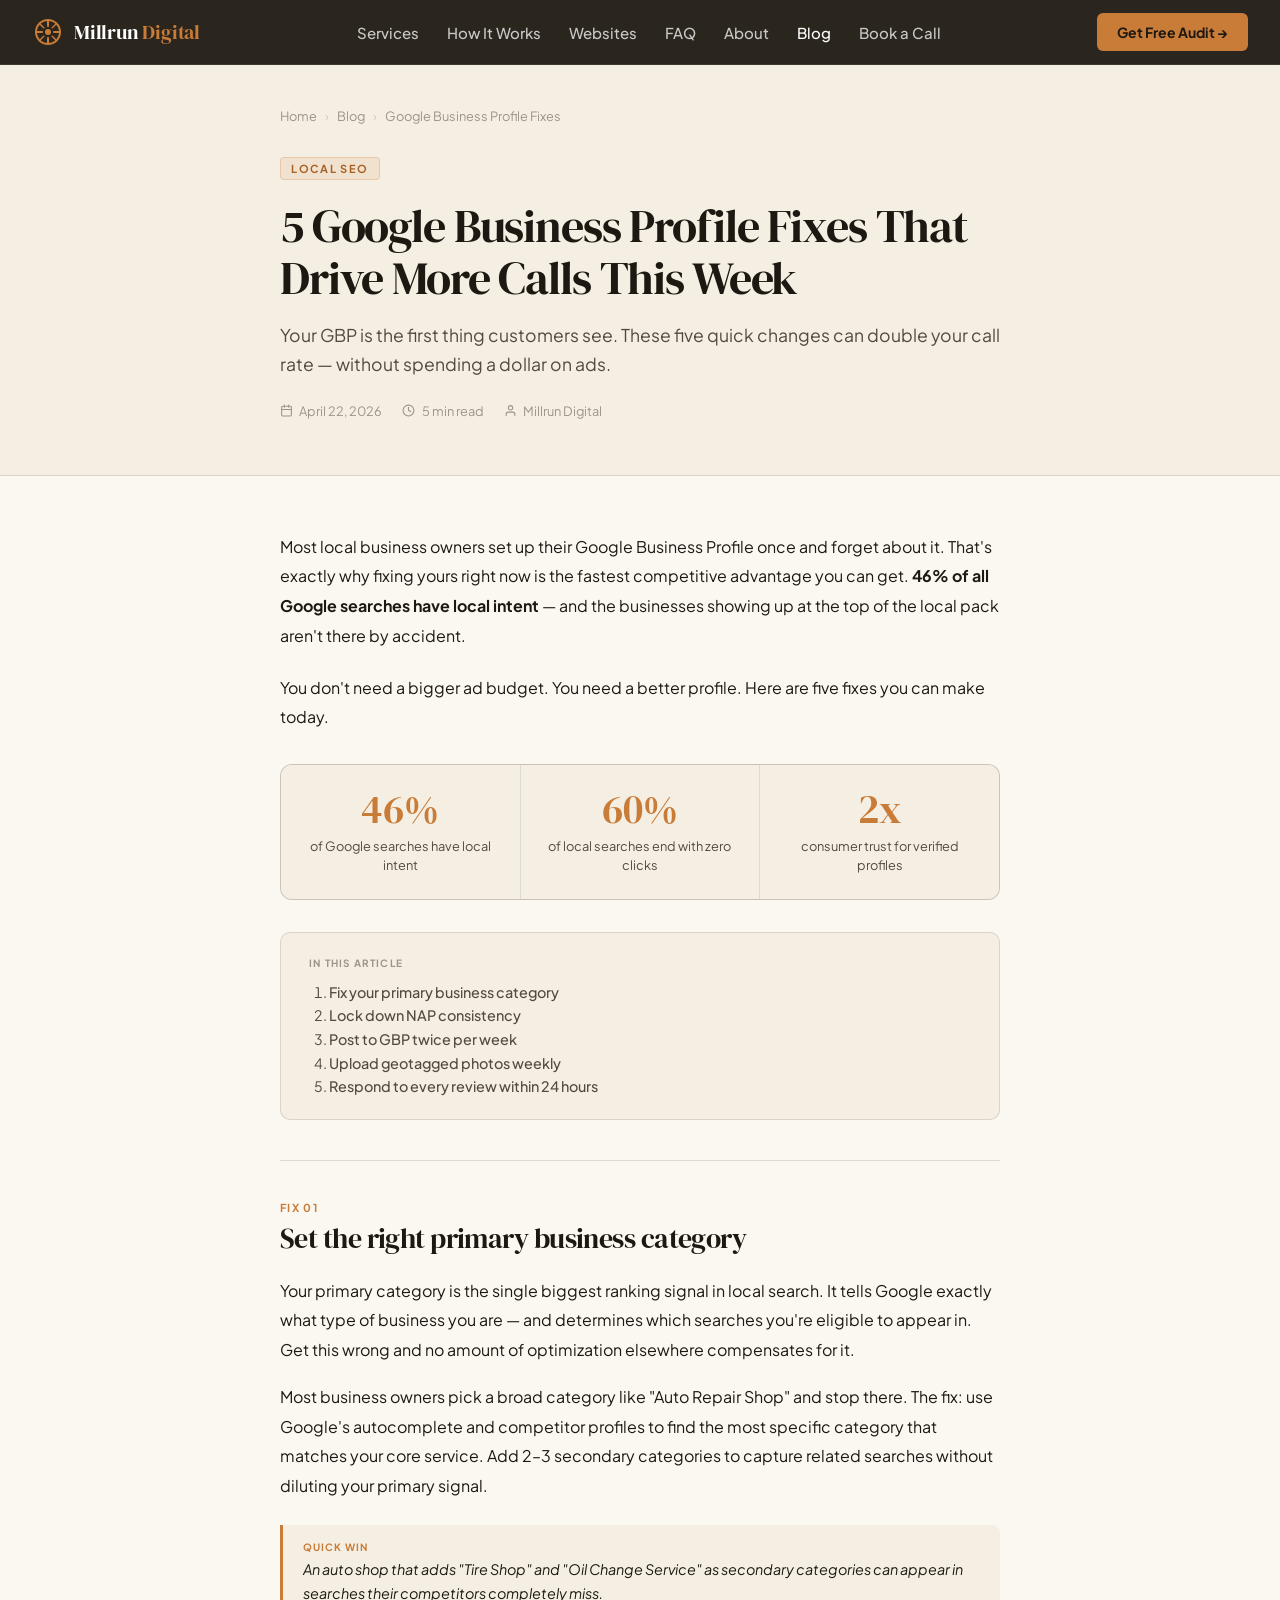
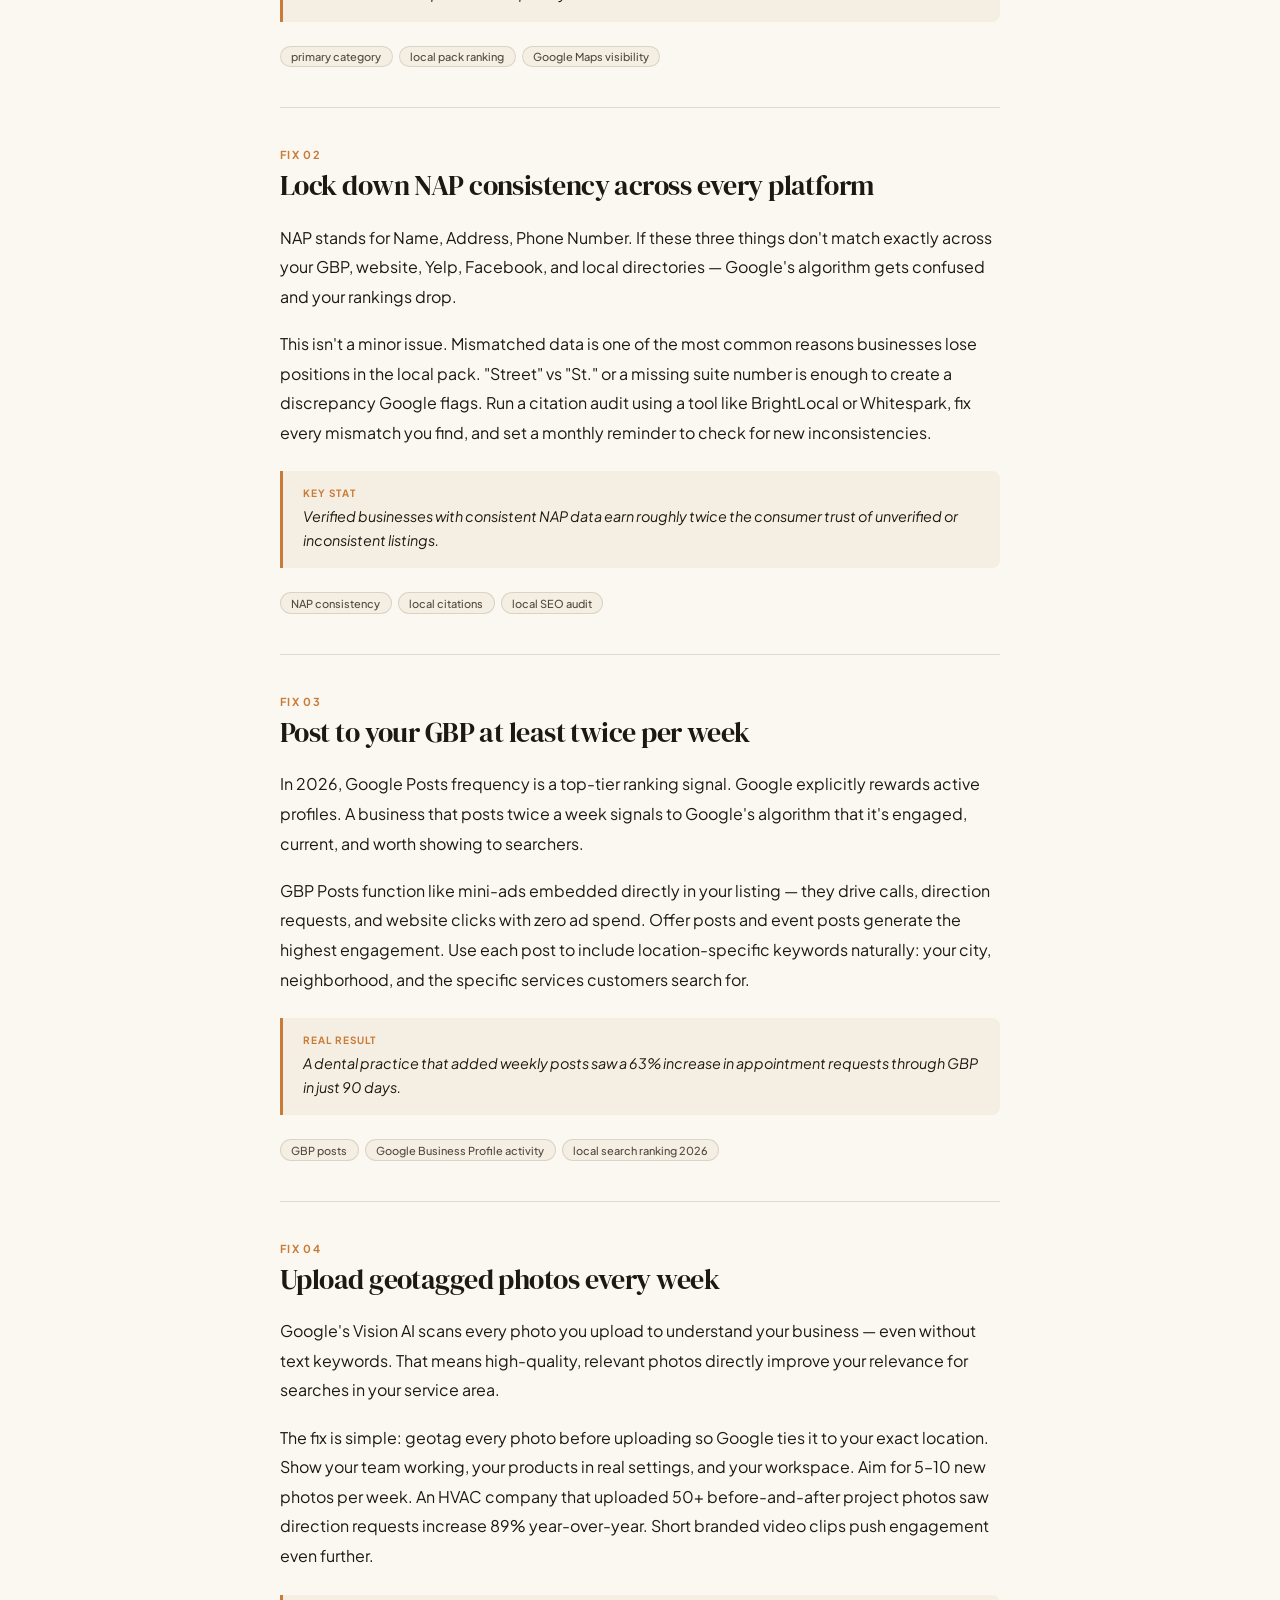
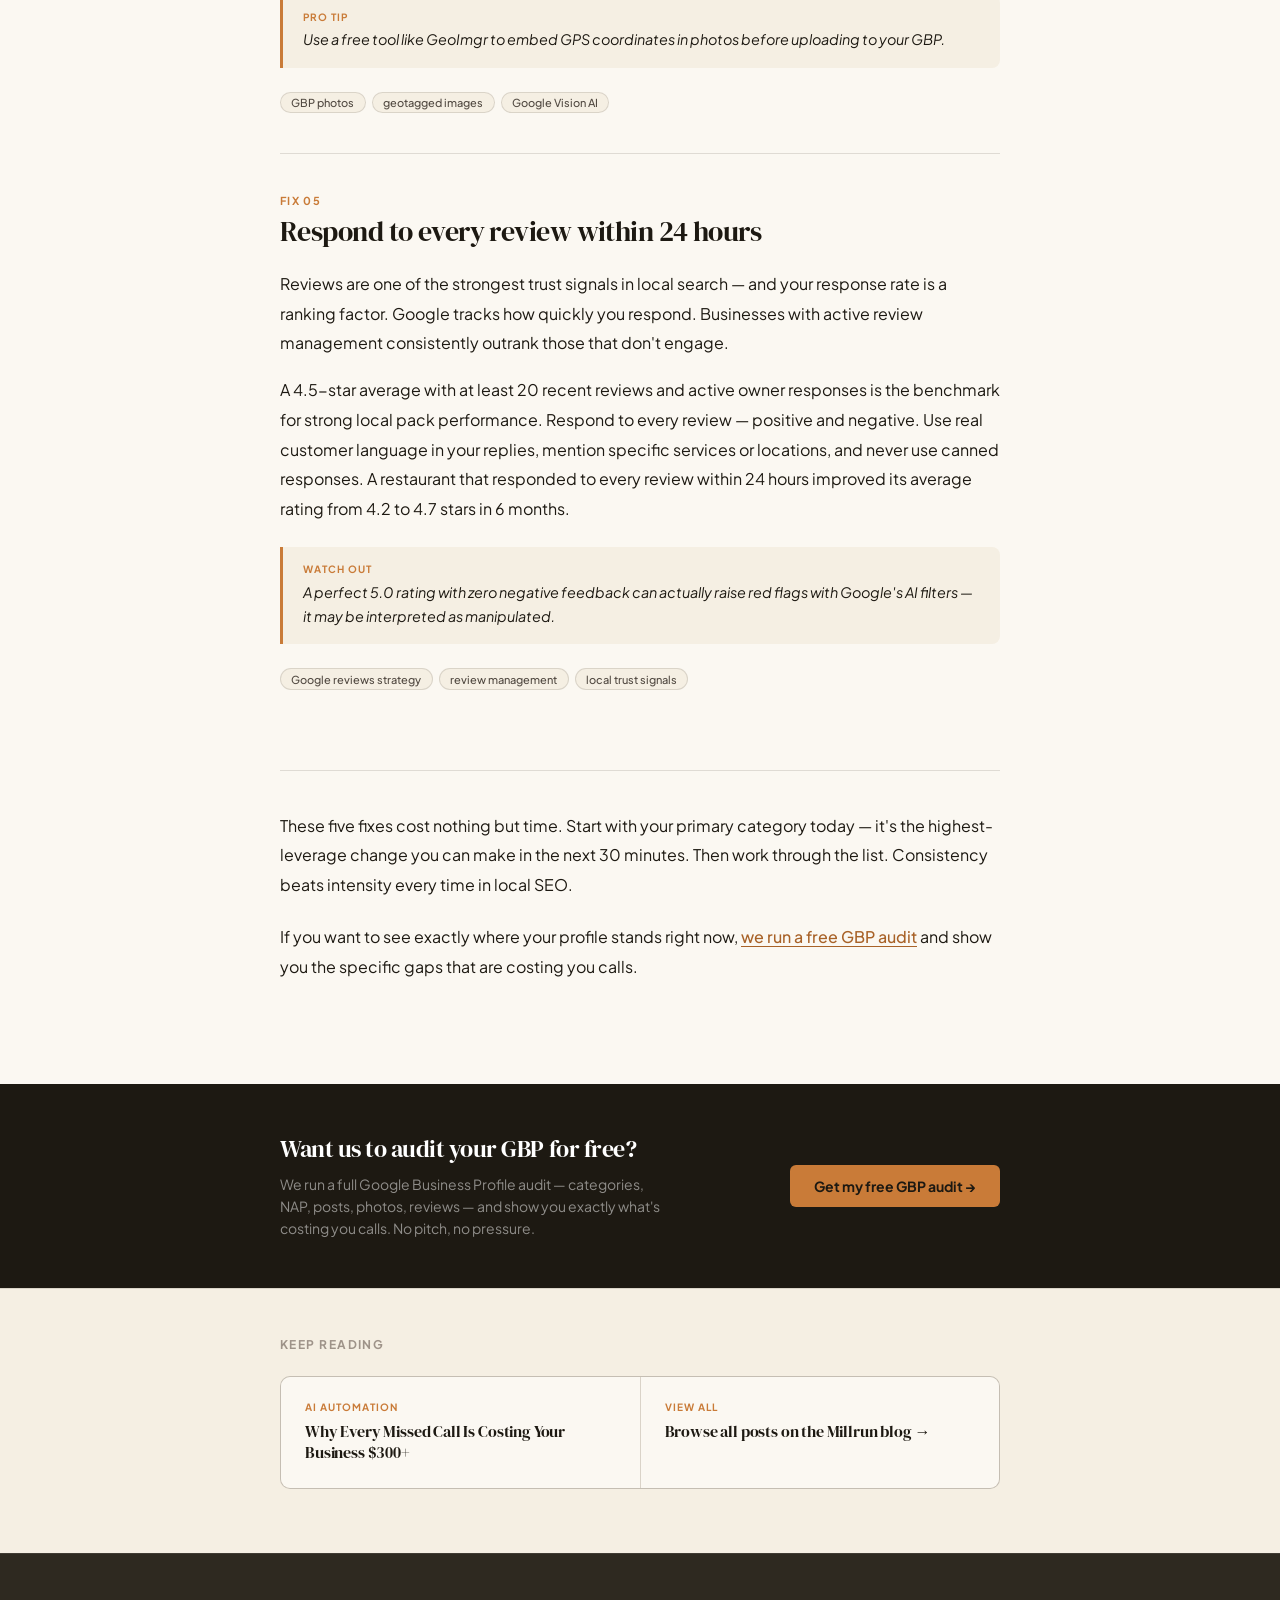
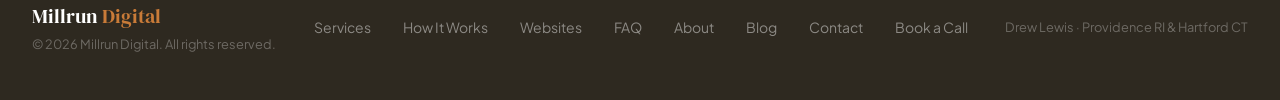
<file: blog/google-business-profile-tips/index.html>
<!DOCTYPE html>
<html lang="en" class="scroll-smooth">
<head>
  <meta charset="UTF-8" />
  <meta name="viewport" content="width=device-width, initial-scale=1.0" />

  <title>5 Google Business Profile Fixes That Drive More Calls This Week | Millrun Digital</title>
  <meta name="description" content="Fix your Google Business Profile today. These 5 changes — category, NAP, posts, photos, and reviews — drive more calls from Google Maps without spending a dollar on ads." />
  <meta name="robots" content="index, follow" />
  <link rel="canonical" href="https://millrundigital.com/blog/google-business-profile-tips/" />

  <meta property="og:type" content="article" />
  <meta property="og:site_name" content="Millrun Digital" />
  <meta property="og:url" content="https://millrundigital.com/blog/google-business-profile-tips/" />
  <meta property="og:title" content="5 Google Business Profile Fixes That Drive More Calls This Week" />
  <meta property="og:description" content="Fix your Google Business Profile today. These 5 changes — category, NAP, posts, photos, and reviews — drive more calls without spending a dollar on ads." />
  <meta property="og:image" content="https://millrundigital.com/og-image.png" />
  <meta property="og:image:width" content="1200" />
  <meta property="og:image:height" content="630" />
  <meta property="og:locale" content="en_US" />
  <meta property="article:published_time" content="2026-04-22T00:00:00Z" />
  <meta property="article:author" content="Drew Lewis" />

  <meta name="twitter:card" content="summary_large_image" />
  <meta name="twitter:title" content="5 Google Business Profile Fixes That Drive More Calls This Week" />
  <meta name="twitter:description" content="Fix your Google Business Profile today. These 5 changes drive more calls from Google Maps without spending a dollar on ads." />
  <meta name="twitter:image" content="https://millrundigital.com/og-image.png" />

  <script type="application/ld+json">
  {
    "@context": "https://schema.org",
    "@type": "Article",
    "headline": "5 Google Business Profile Fixes That Drive More Calls This Week",
    "description": "Fix your Google Business Profile today. These 5 changes — category, NAP, posts, photos, and reviews — drive more calls from Google Maps without spending a dollar on ads.",
    "image": "https://millrundigital.com/og-image.png",
    "datePublished": "2026-04-22T00:00:00Z",
    "dateModified": "2026-04-22T00:00:00Z",
    "author": {
      "@type": "Person",
      "name": "Drew Lewis",
      "url": "https://millrundigital.com/about.html"
    },
    "publisher": {
      "@type": "Organization",
      "name": "Millrun Digital",
      "url": "https://millrundigital.com",
      "logo": {
        "@type": "ImageObject",
        "url": "https://millrundigital.com/millrun-digital-logo.png"
      }
    },
    "mainEntityOfPage": {
      "@type": "WebPage",
      "@id": "https://millrundigital.com/blog/google-business-profile-tips/"
    },
    "keywords": "Google Business Profile optimization, local SEO, Google Maps ranking, increase calls from GBP, local SEO fixes"
  }
  </script>

  <script type="application/ld+json">
  {
    "@context": "https://schema.org",
    "@type": "BreadcrumbList",
    "itemListElement": [
      { "@type": "ListItem", "position": 1, "name": "Home", "item": "https://millrundigital.com" },
      { "@type": "ListItem", "position": 2, "name": "Blog", "item": "https://millrundigital.com/blog/" },
      { "@type": "ListItem", "position": 3, "name": "5 Google Business Profile Fixes That Drive More Calls This Week", "item": "https://millrundigital.com/blog/google-business-profile-tips/" }
    ]
  }
  </script>

  <script async src="https://www.googletagmanager.com/gtag/js?id=G-JZNGJ1P3WV"></script>
  <script>window.dataLayer=window.dataLayer||[];function gtag(){dataLayer.push(arguments);}gtag('js',new Date());gtag('config','G-JZNGJ1P3WV');</script>
  <link rel="icon" type="image/png" href="/favicon.png" />
  <link rel="apple-touch-icon" href="/favicon.png" />
  <link rel="preconnect" href="https://fonts.googleapis.com" />
  <link rel="preconnect" href="https://fonts.gstatic.com" crossorigin />
  <link href="https://fonts.googleapis.com/css2?family=DM+Serif+Display:ital@0;1&family=Plus+Jakarta+Sans:wght@300;400;500;600;700;800&display=swap" rel="stylesheet" />

  <style>
    *, *::before, *::after { box-sizing: border-box; margin: 0; padding: 0; }

    :root {
      --cream:        #F5EFE3;
      --warm-white:   #FBF8F2;
      --charcoal:     #1D1912;
      --charcoal-mid: #2E2920;
      --charcoal-soft:#3D3629;
      --amber:        #C97B38;
      --amber-dark:   #A86228;
      --amber-light:  #E8A96A;
      --stone:        #524A42;
      --stone-light:  #9E9389;
      --border:       rgba(125,114,104,0.22);
      --border-dark:  rgba(255,255,255,0.09);
    }

    html { font-family: 'Plus Jakarta Sans', sans-serif; }
    body { background: var(--warm-white); color: var(--charcoal); -webkit-font-smoothing: antialiased; }
    h1,h2,h3,h4 { font-family: 'DM Serif Display', serif; font-weight: 400; }

    /* ─── HEADER ─── */
    #site-header {
      position: fixed; top: 0; left: 0; right: 0; z-index: 50;
      background: rgba(29,25,18,0.94);
      backdrop-filter: blur(16px);
      border-bottom: 1px solid var(--border-dark);
    }
    .header-inner {
      max-width: 1280px; margin: 0 auto; padding: 0 2rem;
      height: 64px; display: flex; align-items: center; justify-content: space-between;
    }
    .logo { display:flex; align-items:center; gap:10px; text-decoration:none; }
    .logo-mark { width:32px; height:32px; display:flex; align-items:center; justify-content:center; }
    .logo-text { font-family:'DM Serif Display',serif; font-size:1.25rem; color:#fff; letter-spacing:-0.01em; }
    .logo-text span { color: var(--amber); }
    nav.desktop { display:flex; align-items:center; gap:1.75rem; }
    nav.desktop a { font-size:15px; color:rgba(255,255,255,0.75); text-decoration:none; font-weight:500; transition:color 0.15s; }
    nav.desktop a:hover { color:#fff; }
    nav.desktop a.active { color:#fff; }
    .btn-primary {
      display:inline-flex; align-items:center; gap:6px;
      background: var(--amber); color: var(--charcoal);
      font-family:'Plus Jakarta Sans',sans-serif; font-weight:700; font-size:0.875rem;
      padding:0.6rem 1.25rem; border-radius:6px;
      text-decoration:none; border:none; cursor:pointer;
      transition: background 0.15s, transform 0.1s;
    }
    .btn-primary:hover { background: var(--amber-dark); transform: translateY(-1px); }
    .hamburger { display:none; flex-direction:column; gap:5px; background:none; border:none; cursor:pointer; padding:4px; }
    .hamburger span { display:block; width:22px; height:2px; background:#fff; border-radius:2px; transition: transform 0.3s, opacity 0.3s; }
    .hamburger.open span:nth-child(1) { transform: translateY(7px) rotate(45deg); }
    .hamburger.open span:nth-child(2) { opacity:0; }
    .hamburger.open span:nth-child(3) { transform: translateY(-7px) rotate(-45deg); }
    .mobile-nav { max-height:0; overflow:hidden; transition:max-height 0.35s ease; background:var(--charcoal-mid); }
    .mobile-nav.open { max-height:400px; }
    .mobile-nav a { display:block; padding:0.75rem 2rem; font-size:0.9rem; color:rgba(255,255,255,0.75); text-decoration:none; border-bottom:1px solid rgba(255,255,255,0.05); }
    .mobile-nav a:hover { color:#fff; }
    .mobile-nav .mobile-cta { display:block; margin:1rem 2rem; }
    @media(max-width:768px){ nav.desktop,.header-cta { display:none!important; } .hamburger{ display:flex; } }

    /* ─── REVEAL ─── */
    .reveal { opacity:0; transform:translateY(20px); transition:opacity 0.6s ease, transform 0.6s ease; }
    .reveal.visible { opacity:1; transform:translateY(0); }
    .reveal-delay-1 { transition-delay:0.1s; }
    .reveal-delay-2 { transition-delay:0.2s; }

    /* ─── POST HERO ─── */
    .post-hero {
      background: var(--cream);
      border-bottom: 1px solid var(--border);
      padding: 108px 2rem 3.5rem;
    }
    .post-hero-inner { max-width: 720px; margin: 0 auto; }
    .post-breadcrumb {
      font-size: 0.8rem; color: var(--stone-light);
      margin-bottom: 2rem; display: flex; align-items: center; gap: 0.5rem;
    }
    .post-breadcrumb a { color: var(--stone-light); text-decoration: none; transition: color 0.15s; }
    .post-breadcrumb a:hover { color: var(--amber); }
    .post-breadcrumb-sep { opacity: 0.4; }
    .post-category {
      display: inline-block;
      font-family: 'Plus Jakarta Sans', sans-serif; font-size: 11px; font-weight: 700;
      text-transform: uppercase; letter-spacing: 0.12em;
      color: var(--amber-dark); background: rgba(201,123,56,0.1);
      border: 1px solid rgba(201,123,56,0.25); border-radius: 4px;
      padding: 0.25rem 0.65rem; margin-bottom: 1.25rem;
    }
    .post-hero h1 {
      font-size: clamp(1.75rem, 4vw, 2.85rem);
      letter-spacing: -0.025em; line-height: 1.15;
      color: var(--charcoal); margin-bottom: 1rem;
    }
    .post-subtitle {
      font-size: 1.1rem; color: var(--stone); line-height: 1.65;
      margin-bottom: 1.5rem; font-weight: 400;
    }
    .post-meta { display: flex; align-items: center; gap: 1.25rem; flex-wrap: wrap; }
    .post-meta-item { display: flex; align-items: center; gap: 0.4rem; font-size: 0.8rem; color: var(--stone-light); }
    .post-meta-item svg { flex-shrink: 0; }

    /* ─── POST BODY ─── */
    .post-body-wrap { background: var(--warm-white); padding: 3rem 2rem 5rem; }
    .post-body { max-width: 720px; margin: 0 auto; }

    .post-body p { font-size: 1rem; line-height: 1.85; color: var(--charcoal); margin-bottom: 1.4rem; }
    .post-body strong { font-weight: 700; }
    .post-body a { color: var(--amber-dark); text-decoration: underline; text-underline-offset: 3px; font-weight: 500; transition: color 0.15s; }
    .post-body a:hover { color: var(--amber); }

    /* Stat row */
    .stat-row {
      display: grid; grid-template-columns: repeat(3, 1fr);
      gap: 1px; background: var(--border);
      border: 1px solid var(--border); border-radius: 12px;
      overflow: hidden; margin: 2rem 0;
    }
    .stat-card {
      background: var(--cream); padding: 1.5rem 1.25rem; text-align: center;
    }
    .stat-num {
      font-family: 'DM Serif Display', serif; font-size: 2.5rem;
      line-height: 1; color: var(--amber); margin-bottom: 0.5rem;
    }
    .stat-label { font-size: 0.8rem; color: var(--stone); line-height: 1.5; }
    @media(max-width:560px){ .stat-row { grid-template-columns: 1fr; } }

    /* Table of contents */
    .toc {
      background: var(--cream); border: 1px solid var(--border);
      border-radius: 10px; padding: 1.5rem 1.75rem; margin: 2rem 0 2.5rem;
    }
    .toc-label {
      font-family: 'Plus Jakarta Sans', sans-serif; font-size: 10px; font-weight: 700;
      letter-spacing: 0.12em; text-transform: uppercase;
      color: var(--stone-light); margin-bottom: 0.85rem;
    }
    .toc ol { margin: 0; padding-left: 1.25rem; display: flex; flex-direction: column; gap: 0.35rem; }
    .toc ol li { font-size: 0.9rem; color: var(--stone); }
    .toc ol a { color: var(--stone); text-decoration: none; transition: color 0.15s; }
    .toc ol a:hover { color: var(--amber); }

    /* Fix blocks */
    .fix-block {
      padding: 2.5rem 0;
      border-top: 1px solid var(--border);
    }
    .fix-block:first-of-type { border-top: none; padding-top: 0; }
    .fix-number {
      font-family: 'Plus Jakarta Sans', sans-serif; font-size: 11px; font-weight: 700;
      text-transform: uppercase; letter-spacing: 0.12em;
      color: var(--amber); margin-bottom: 0.5rem;
    }
    .fix-heading {
      font-size: clamp(1.3rem, 2.5vw, 1.75rem);
      letter-spacing: -0.02em; line-height: 1.2;
      margin-bottom: 1.25rem; color: var(--charcoal);
    }
    .fix-body p { font-size: 1rem; line-height: 1.85; color: var(--charcoal); margin-bottom: 1.1rem; }

    /* Callout */
    .callout {
      background: var(--cream); border-left: 3px solid var(--amber);
      border-radius: 0 8px 8px 0; padding: 1rem 1.25rem;
      margin: 1.5rem 0;
    }
    .callout-label {
      font-family: 'Plus Jakarta Sans', sans-serif; font-size: 10px; font-weight: 700;
      text-transform: uppercase; letter-spacing: 0.1em;
      color: var(--amber); margin-bottom: 0.35rem;
    }
    .callout p { font-size: 0.9rem !important; line-height: 1.65 !important; color: var(--charcoal) !important; margin: 0 !important; font-style: italic; }

    /* Keyword chips */
    .chip-row { display: flex; flex-wrap: wrap; gap: 6px; margin-top: 1.25rem; }
    .chip {
      display: inline-block; background: var(--cream);
      border: 1px solid var(--border); color: var(--stone);
      font-family: 'Plus Jakarta Sans', sans-serif; font-size: 11px; font-weight: 500;
      padding: 0.2rem 0.65rem; border-radius: 999px;
    }

    /* Post closing */
    .post-closing {
      border-top: 1px solid var(--border); padding-top: 2.5rem; margin-top: 2.5rem;
    }

    /* ─── POST CTA ─── */
    .post-cta-wrap { background: var(--charcoal); padding: 3rem 2rem; }
    .post-cta {
      max-width: 720px; margin: 0 auto;
      display: flex; align-items: center; justify-content: space-between;
      gap: 2rem; flex-wrap: wrap;
    }
    .post-cta-left h3 { color: #fff; font-size: 1.5rem; letter-spacing: -0.02em; margin-bottom: 0.5rem; }
    .post-cta-left p { color: rgba(255,255,255,0.5); font-size: 0.875rem; line-height: 1.6; max-width: 380px; }
    .btn-amber-cta {
      display: inline-flex; align-items: center; gap: 6px;
      background: var(--amber); color: var(--charcoal);
      font-family: 'Plus Jakarta Sans', sans-serif; font-weight: 700; font-size: 0.875rem;
      padding: 0.75rem 1.5rem; border-radius: 6px; text-decoration: none;
      white-space: nowrap; transition: background 0.15s, transform 0.1s;
    }
    .btn-amber-cta:hover { background: var(--amber-dark); transform: translateY(-1px); }

    /* ─── RELATED ─── */
    .related-wrap { background: var(--cream); border-top: 1px solid var(--border); padding: 3rem 2rem 4rem; }
    .related-inner { max-width: 720px; margin: 0 auto; }
    .related-inner h3 {
      font-family: 'Plus Jakarta Sans', sans-serif; font-size: 0.75rem; font-weight: 700;
      text-transform: uppercase; letter-spacing: 0.12em; color: var(--stone-light); margin-bottom: 1.5rem;
    }
    .related-grid {
      display: grid; grid-template-columns: 1fr 1fr;
      gap: 1px; background: var(--border);
      border: 1px solid var(--border); border-radius: 10px; overflow: hidden;
    }
    .related-card {
      background: var(--warm-white); padding: 1.5rem; text-decoration: none;
      color: var(--charcoal); display: flex; flex-direction: column; gap: 0.5rem;
      transition: background 0.15s;
    }
    .related-card:hover { background: #fff; }
    .related-tag { font-size: 10px; font-weight: 700; text-transform: uppercase; letter-spacing: 0.1em; color: var(--amber); }
    .related-title { font-family: 'DM Serif Display', serif; font-size: 1rem; line-height: 1.35; letter-spacing: -0.01em; }
    @media(max-width:600px){ .related-grid { grid-template-columns: 1fr; } }

    /* ─── FOOTER ─── */
    footer { background: var(--charcoal-mid); border-top:1px solid var(--border-dark); padding:3rem 2rem; }
    .footer-inner { max-width:1280px; margin:0 auto; display:flex; justify-content:space-between; align-items:center; flex-wrap:wrap; gap:2rem; }
    .footer-logo { font-family:'DM Serif Display',serif; font-size:1.25rem; color:#fff; }
    .footer-logo span { color:var(--amber); }
    .footer-links { display:flex; gap:2rem; flex-wrap:wrap; }
    .footer-links a { font-size:0.875rem; color:rgba(255,255,255,0.45); text-decoration:none; transition:color 0.15s; }
    .footer-links a:hover { color:#fff; }
    .footer-copy { font-size:0.8rem; color:rgba(255,255,255,0.3); }

    /* ─── BACK TO TOP ─── */
    #back-to-top {
      position: fixed; bottom: 96px; right: 24px; z-index: 9998;
      width: 44px; height: 44px; border-radius: 50%;
      background: var(--charcoal); border: 1px solid rgba(201,123,56,0.4);
      color: var(--amber); cursor: pointer;
      display: flex; align-items: center; justify-content: center;
      opacity: 0; pointer-events: none;
      transition: opacity 0.3s ease, transform 0.2s ease, background 0.15s;
      box-shadow: 0 4px 16px rgba(0,0,0,0.25);
    }
    #back-to-top.visible { opacity: 1; pointer-events: auto; }
    #back-to-top:hover { background: var(--amber); color: var(--charcoal); transform: translateY(-2px); }
    @media(max-width:480px){ #back-to-top { bottom: 88px; right: 16px; } }
  </style>
</head>
<body>

<!-- ── HEADER ── -->
<header id="site-header">
  <div class="header-inner">
    <a href="/" class="logo">
      <div class="logo-mark">
        <svg width="28" height="28" viewBox="0 0 28 28" fill="none" xmlns="http://www.w3.org/2000/svg">
          <circle cx="14" cy="14" r="12" stroke="#C97B38" stroke-width="2"/>
          <circle cx="14" cy="14" r="3" fill="#C97B38"/>
          <line x1="14" y1="2" x2="14" y2="8" stroke="#C97B38" stroke-width="2" stroke-linecap="round"/>
          <line x1="14" y1="20" x2="14" y2="26" stroke="#C97B38" stroke-width="2" stroke-linecap="round"/>
          <line x1="2" y1="14" x2="8" y2="14" stroke="#C97B38" stroke-width="2" stroke-linecap="round"/>
          <line x1="20" y1="14" x2="26" y2="14" stroke="#C97B38" stroke-width="2" stroke-linecap="round"/>
          <line x1="5.5" y1="5.5" x2="9.75" y2="9.75" stroke="#C97B38" stroke-width="1.5" stroke-linecap="round"/>
          <line x1="18.25" y1="18.25" x2="22.5" y2="22.5" stroke="#C97B38" stroke-width="1.5" stroke-linecap="round"/>
          <line x1="22.5" y1="5.5" x2="18.25" y2="9.75" stroke="#C97B38" stroke-width="1.5" stroke-linecap="round"/>
          <line x1="9.75" y1="18.25" x2="5.5" y2="22.5" stroke="#C97B38" stroke-width="1.5" stroke-linecap="round"/>
        </svg>
      </div>
      <span class="logo-text">Millrun <span>Digital</span></span>
    </a>
    <nav class="desktop">
      <a href="/#services">Services</a>
      <a href="/#how-it-works">How It Works</a>
      <a href="/websites.html">Websites</a>
      <a href="/#faq">FAQ</a>
      <a href="/about.html">About</a>
      <a href="/blog/" class="active">Blog</a>
      <a href="https://scheduler.zoom.us/drew-lewis-iikya8" target="_blank" rel="noopener">Book a Call</a>
    </nav>
    <a href="/#contact" class="btn-primary header-cta">Get Free Audit →</a>
    <button class="hamburger" id="hamburger-btn" aria-label="Menu">
      <span></span><span></span><span></span>
    </button>
  </div>
  <div class="mobile-nav" id="mobile-nav">
    <a href="/#services">Services</a>
    <a href="/#how-it-works">How It Works</a>
    <a href="/websites.html">Websites</a>
    <a href="/#faq">FAQ</a>
    <a href="/about.html">About</a>
    <a href="/blog/">Blog</a>
    <a href="https://scheduler.zoom.us/drew-lewis-iikya8" target="_blank" rel="noopener">Book a Call with Andrew</a>
    <div class="mobile-cta"><a href="/#contact" class="btn-primary" style="justify-content:center">Get Free Audit →</a></div>
  </div>
</header>

<!-- ── POST HERO ── -->
<section class="post-hero">
  <div class="post-hero-inner">
    <nav class="post-breadcrumb" aria-label="Breadcrumb">
      <a href="/">Home</a>
      <span class="post-breadcrumb-sep">›</span>
      <a href="/blog/">Blog</a>
      <span class="post-breadcrumb-sep">›</span>
      <span>Google Business Profile Fixes</span>
    </nav>

    <span class="post-category">Local SEO</span>

    <h1>5 Google Business Profile Fixes That Drive More Calls This Week</h1>
    <p class="post-subtitle">Your GBP is the first thing customers see. These five quick changes can double your call rate — without spending a dollar on ads.</p>

    <div class="post-meta">
      <div class="post-meta-item">
        <svg width="13" height="13" viewBox="0 0 24 24" fill="none" stroke="currentColor" stroke-width="2" stroke-linecap="round" stroke-linejoin="round"><rect x="3" y="4" width="18" height="18" rx="2"/><line x1="16" y1="2" x2="16" y2="6"/><line x1="8" y1="2" x2="8" y2="6"/><line x1="3" y1="10" x2="21" y2="10"/></svg>
        April 22, 2026
      </div>
      <div class="post-meta-item">
        <svg width="13" height="13" viewBox="0 0 24 24" fill="none" stroke="currentColor" stroke-width="2" stroke-linecap="round" stroke-linejoin="round"><circle cx="12" cy="12" r="10"/><polyline points="12 6 12 12 16 14"/></svg>
        5 min read
      </div>
      <div class="post-meta-item">
        <svg width="13" height="13" viewBox="0 0 24 24" fill="none" stroke="currentColor" stroke-width="2" stroke-linecap="round" stroke-linejoin="round"><path d="M20 21v-2a4 4 0 00-4-4H8a4 4 0 00-4 4v2"/><circle cx="12" cy="7" r="4"/></svg>
        Millrun Digital
      </div>
    </div>
  </div>
</section>

<!-- ── POST BODY ── -->
<div class="post-body-wrap">
  <div class="post-body">

    <p style="margin-top:0.5rem;">Most local business owners set up their Google Business Profile once and forget about it. That's exactly why fixing yours right now is the fastest competitive advantage you can get. <strong>46% of all Google searches have local intent</strong> — and the businesses showing up at the top of the local pack aren't there by accident.</p>

    <p>You don't need a bigger ad budget. You need a better profile. Here are five fixes you can make today.</p>

    <div class="stat-row reveal">
      <div class="stat-card">
        <div class="stat-num">46%</div>
        <div class="stat-label">of Google searches have local intent</div>
      </div>
      <div class="stat-card">
        <div class="stat-num">60%</div>
        <div class="stat-label">of local searches end with zero clicks</div>
      </div>
      <div class="stat-card">
        <div class="stat-num">2x</div>
        <div class="stat-label">consumer trust for verified profiles</div>
      </div>
    </div>

    <div class="toc reveal">
      <div class="toc-label">In this article</div>
      <ol>
        <li><a href="#fix-1">Fix your primary business category</a></li>
        <li><a href="#fix-2">Lock down NAP consistency</a></li>
        <li><a href="#fix-3">Post to GBP twice per week</a></li>
        <li><a href="#fix-4">Upload geotagged photos weekly</a></li>
        <li><a href="#fix-5">Respond to every review within 24 hours</a></li>
      </ol>
    </div>

    <!-- Fix 1 -->
    <div class="fix-block reveal" id="fix-1">
      <div class="fix-number">Fix 01</div>
      <h2 class="fix-heading">Set the right primary business category</h2>
      <div class="fix-body">
        <p>Your primary category is the single biggest ranking signal in local search. It tells Google exactly what type of business you are — and determines which searches you're eligible to appear in. Get this wrong and no amount of optimization elsewhere compensates for it.</p>
        <p>Most business owners pick a broad category like "Auto Repair Shop" and stop there. The fix: use Google's autocomplete and competitor profiles to find the most specific category that matches your core service. Add 2–3 secondary categories to capture related searches without diluting your primary signal.</p>
        <div class="callout">
          <div class="callout-label">Quick win</div>
          <p>An auto shop that adds "Tire Shop" and "Oil Change Service" as secondary categories can appear in searches their competitors completely miss.</p>
        </div>
        <div class="chip-row">
          <span class="chip">primary category</span>
          <span class="chip">local pack ranking</span>
          <span class="chip">Google Maps visibility</span>
        </div>
      </div>
    </div>

    <!-- Fix 2 -->
    <div class="fix-block reveal" id="fix-2">
      <div class="fix-number">Fix 02</div>
      <h2 class="fix-heading">Lock down NAP consistency across every platform</h2>
      <div class="fix-body">
        <p>NAP stands for Name, Address, Phone Number. If these three things don't match exactly across your GBP, website, Yelp, Facebook, and local directories — Google's algorithm gets confused and your rankings drop.</p>
        <p>This isn't a minor issue. Mismatched data is one of the most common reasons businesses lose positions in the local pack. "Street" vs "St." or a missing suite number is enough to create a discrepancy Google flags. Run a citation audit using a tool like BrightLocal or Whitespark, fix every mismatch you find, and set a monthly reminder to check for new inconsistencies.</p>
        <div class="callout">
          <div class="callout-label">Key stat</div>
          <p>Verified businesses with consistent NAP data earn roughly twice the consumer trust of unverified or inconsistent listings.</p>
        </div>
        <div class="chip-row">
          <span class="chip">NAP consistency</span>
          <span class="chip">local citations</span>
          <span class="chip">local SEO audit</span>
        </div>
      </div>
    </div>

    <!-- Fix 3 -->
    <div class="fix-block reveal" id="fix-3">
      <div class="fix-number">Fix 03</div>
      <h2 class="fix-heading">Post to your GBP at least twice per week</h2>
      <div class="fix-body">
        <p>In 2026, Google Posts frequency is a top-tier ranking signal. Google explicitly rewards active profiles. A business that posts twice a week signals to Google's algorithm that it's engaged, current, and worth showing to searchers.</p>
        <p>GBP Posts function like mini-ads embedded directly in your listing — they drive calls, direction requests, and website clicks with zero ad spend. Offer posts and event posts generate the highest engagement. Use each post to include location-specific keywords naturally: your city, neighborhood, and the specific services customers search for.</p>
        <div class="callout">
          <div class="callout-label">Real result</div>
          <p>A dental practice that added weekly posts saw a 63% increase in appointment requests through GBP in just 90 days.</p>
        </div>
        <div class="chip-row">
          <span class="chip">GBP posts</span>
          <span class="chip">Google Business Profile activity</span>
          <span class="chip">local search ranking 2026</span>
        </div>
      </div>
    </div>

    <!-- Fix 4 -->
    <div class="fix-block reveal" id="fix-4">
      <div class="fix-number">Fix 04</div>
      <h2 class="fix-heading">Upload geotagged photos every week</h2>
      <div class="fix-body">
        <p>Google's Vision AI scans every photo you upload to understand your business — even without text keywords. That means high-quality, relevant photos directly improve your relevance for searches in your service area.</p>
        <p>The fix is simple: geotag every photo before uploading so Google ties it to your exact location. Show your team working, your products in real settings, and your workspace. Aim for 5–10 new photos per week. An HVAC company that uploaded 50+ before-and-after project photos saw direction requests increase 89% year-over-year. Short branded video clips push engagement even further.</p>
        <div class="callout">
          <div class="callout-label">Pro tip</div>
          <p>Use a free tool like GeoImgr to embed GPS coordinates in photos before uploading to your GBP.</p>
        </div>
        <div class="chip-row">
          <span class="chip">GBP photos</span>
          <span class="chip">geotagged images</span>
          <span class="chip">Google Vision AI</span>
        </div>
      </div>
    </div>

    <!-- Fix 5 -->
    <div class="fix-block reveal" id="fix-5">
      <div class="fix-number">Fix 05</div>
      <h2 class="fix-heading">Respond to every review within 24 hours</h2>
      <div class="fix-body">
        <p>Reviews are one of the strongest trust signals in local search — and your response rate is a ranking factor. Google tracks how quickly you respond. Businesses with active review management consistently outrank those that don't engage.</p>
        <p>A 4.5-star average with at least 20 recent reviews and active owner responses is the benchmark for strong local pack performance. Respond to every review — positive and negative. Use real customer language in your replies, mention specific services or locations, and never use canned responses. A restaurant that responded to every review within 24 hours improved its average rating from 4.2 to 4.7 stars in 6 months.</p>
        <div class="callout">
          <div class="callout-label">Watch out</div>
          <p>A perfect 5.0 rating with zero negative feedback can actually raise red flags with Google's AI filters — it may be interpreted as manipulated.</p>
        </div>
        <div class="chip-row">
          <span class="chip">Google reviews strategy</span>
          <span class="chip">review management</span>
          <span class="chip">local trust signals</span>
        </div>
      </div>
    </div>

    <div class="post-closing reveal">
      <p>These five fixes cost nothing but time. Start with your primary category today — it's the highest-leverage change you can make in the next 30 minutes. Then work through the list. Consistency beats intensity every time in local SEO.</p>
      <p>If you want to see exactly where your profile stands right now, <a href="/#contact">we run a free GBP audit</a> and show you the specific gaps that are costing you calls.</p>
    </div>

  </div>
</div>

<!-- ── POST CTA ── -->
<div class="post-cta-wrap">
  <div class="post-cta reveal">
    <div class="post-cta-left">
      <h3>Want us to audit your GBP for free?</h3>
      <p>We run a full Google Business Profile audit — categories, NAP, posts, photos, reviews — and show you exactly what's costing you calls. No pitch, no pressure.</p>
    </div>
    <a href="/#contact" class="btn-amber-cta">Get my free GBP audit →</a>
  </div>
</div>

<!-- ── RELATED ── -->
<div class="related-wrap">
  <div class="related-inner">
    <h3>Keep reading</h3>
    <div class="related-grid">
      <a class="related-card" href="/blog/missed-call-text-back/">
        <span class="related-tag">AI Automation</span>
        <span class="related-title">Why Every Missed Call Is Costing Your Business $300+</span>
      </a>
      <a class="related-card" href="/blog/">
        <span class="related-tag">View all</span>
        <span class="related-title">Browse all posts on the Millrun blog →</span>
      </a>
    </div>
  </div>
</div>

<!-- ── FOOTER ── -->
<footer>
  <div class="footer-inner">
    <div>
      <div class="footer-logo">Millrun <span>Digital</span></div>
      <div class="footer-copy" style="margin-top:0.4rem;">© 2026 Millrun Digital. All rights reserved.</div>
    </div>
    <div class="footer-links">
      <a href="/#services">Services</a>
      <a href="/#how-it-works">How It Works</a>
      <a href="/websites.html">Websites</a>
      <a href="/#faq">FAQ</a>
      <a href="/about.html">About</a>
      <a href="/blog/">Blog</a>
      <a href="/#contact">Contact</a>
      <a href="https://scheduler.zoom.us/drew-lewis-iikya8" target="_blank" rel="noopener">Book a Call</a>
    </div>
    <div class="footer-copy">Drew Lewis · Providence RI &amp; Hartford CT</div>
  </div>
</footer>

<button id="back-to-top" aria-label="Back to top">
  <svg width="18" height="18" viewBox="0 0 24 24" fill="none" stroke="currentColor" stroke-width="2.5" stroke-linecap="round" stroke-linejoin="round"><path d="M18 15l-6-6-6 6"/></svg>
</button>

<script>
  const observer = new IntersectionObserver(entries => {
    entries.forEach(e => { if (e.isIntersecting) e.target.classList.add('visible'); });
  }, { threshold: 0.08 });
  document.querySelectorAll('.reveal').forEach(el => observer.observe(el));

  const ham = document.getElementById('hamburger-btn');
  const mobileNav = document.getElementById('mobile-nav');
  ham.addEventListener('click', () => { ham.classList.toggle('open'); mobileNav.classList.toggle('open'); });
  mobileNav.querySelectorAll('a').forEach(a => {
    a.addEventListener('click', () => { ham.classList.remove('open'); mobileNav.classList.remove('open'); });
  });

  const backBtn = document.getElementById('back-to-top');
  window.addEventListener('scroll', () => { backBtn.classList.toggle('visible', window.scrollY > 400); });
  backBtn.addEventListener('click', () => { window.scrollTo({ top: 0, behavior: 'smooth' }); });
</script>

</body>
</html>
</file>
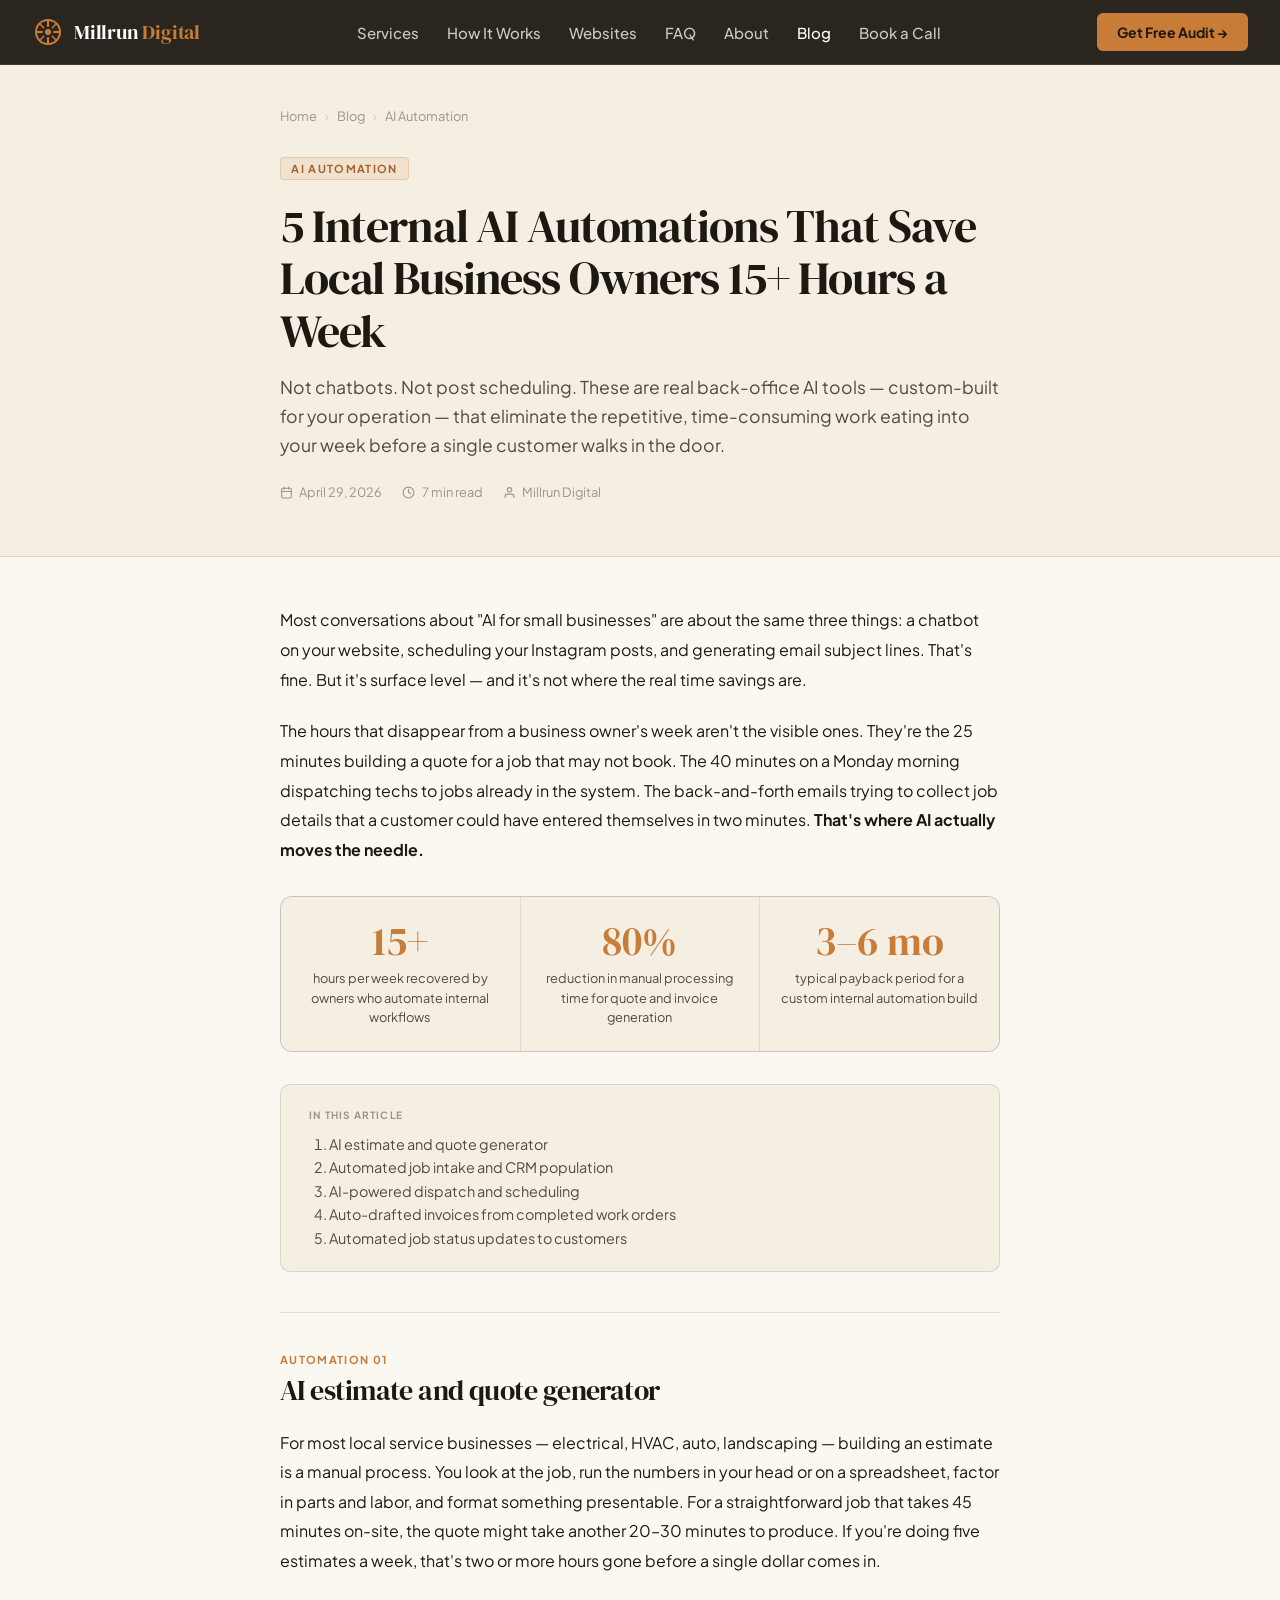
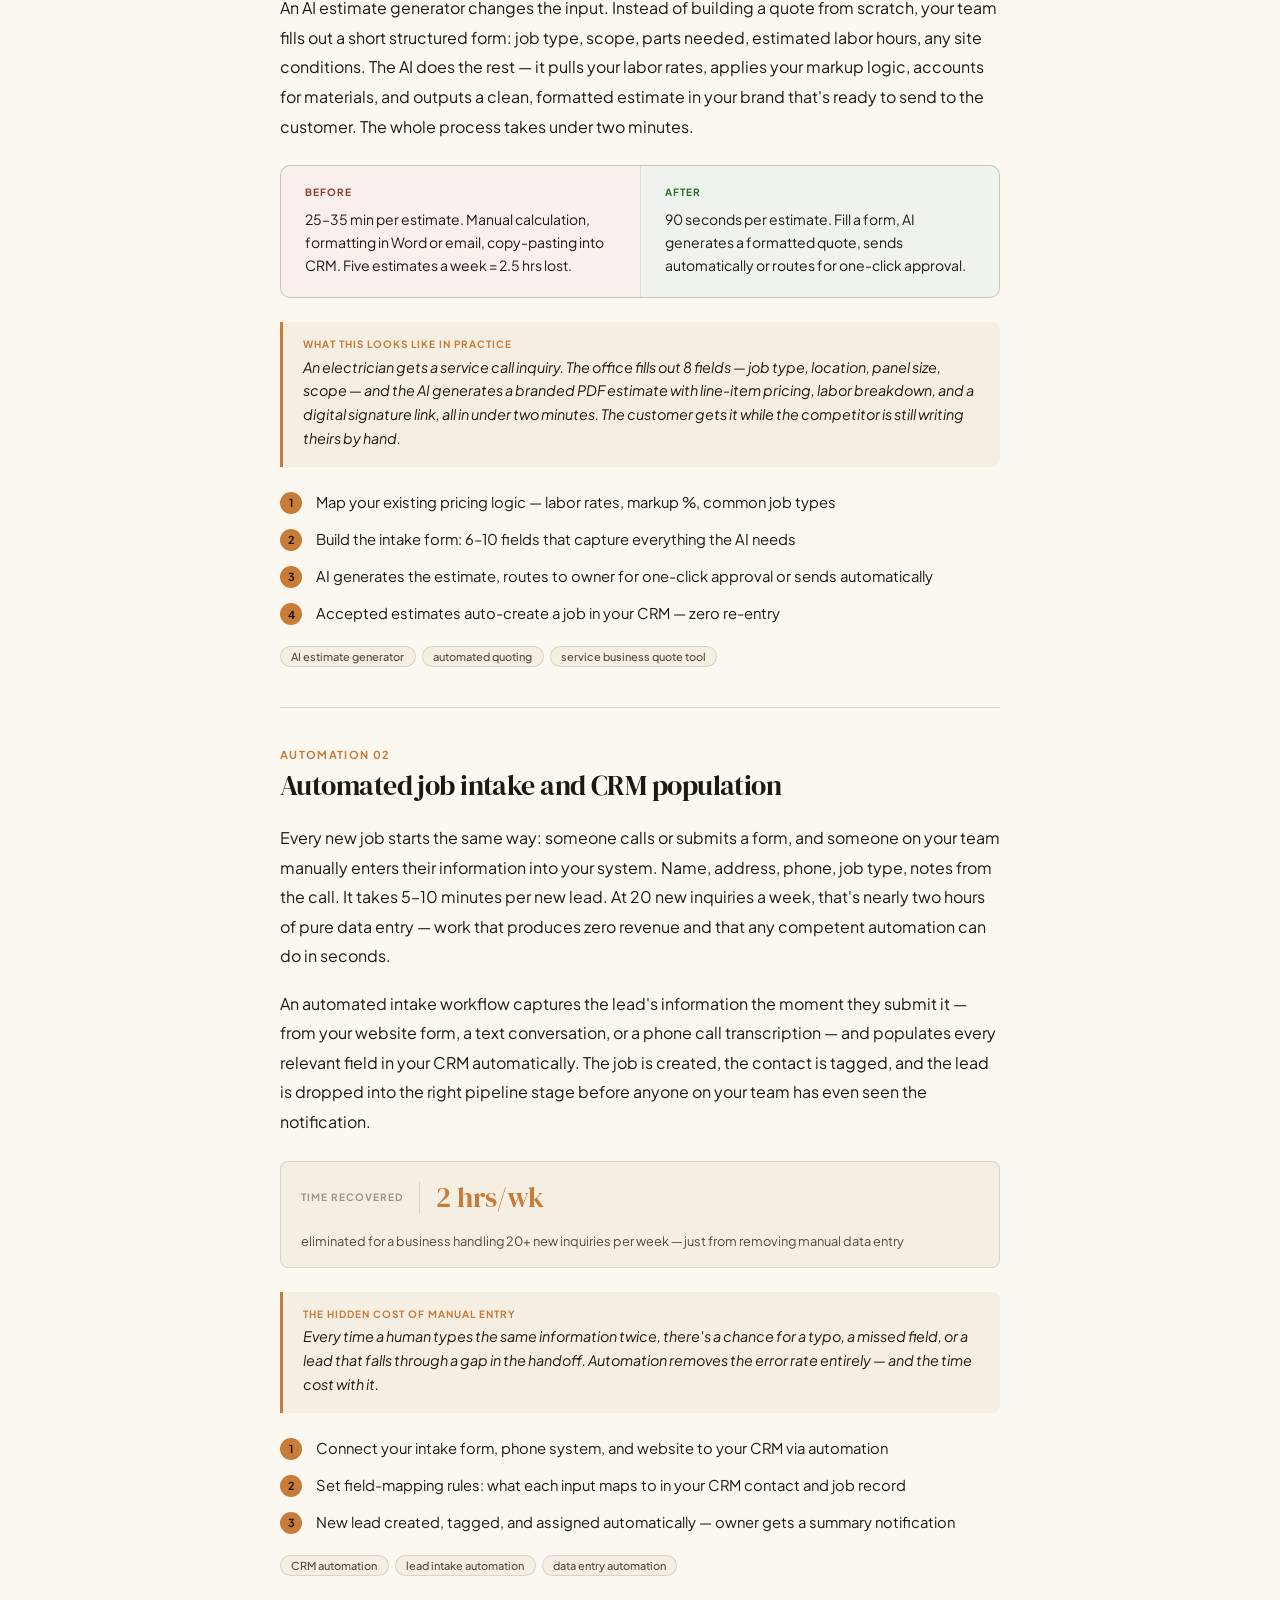
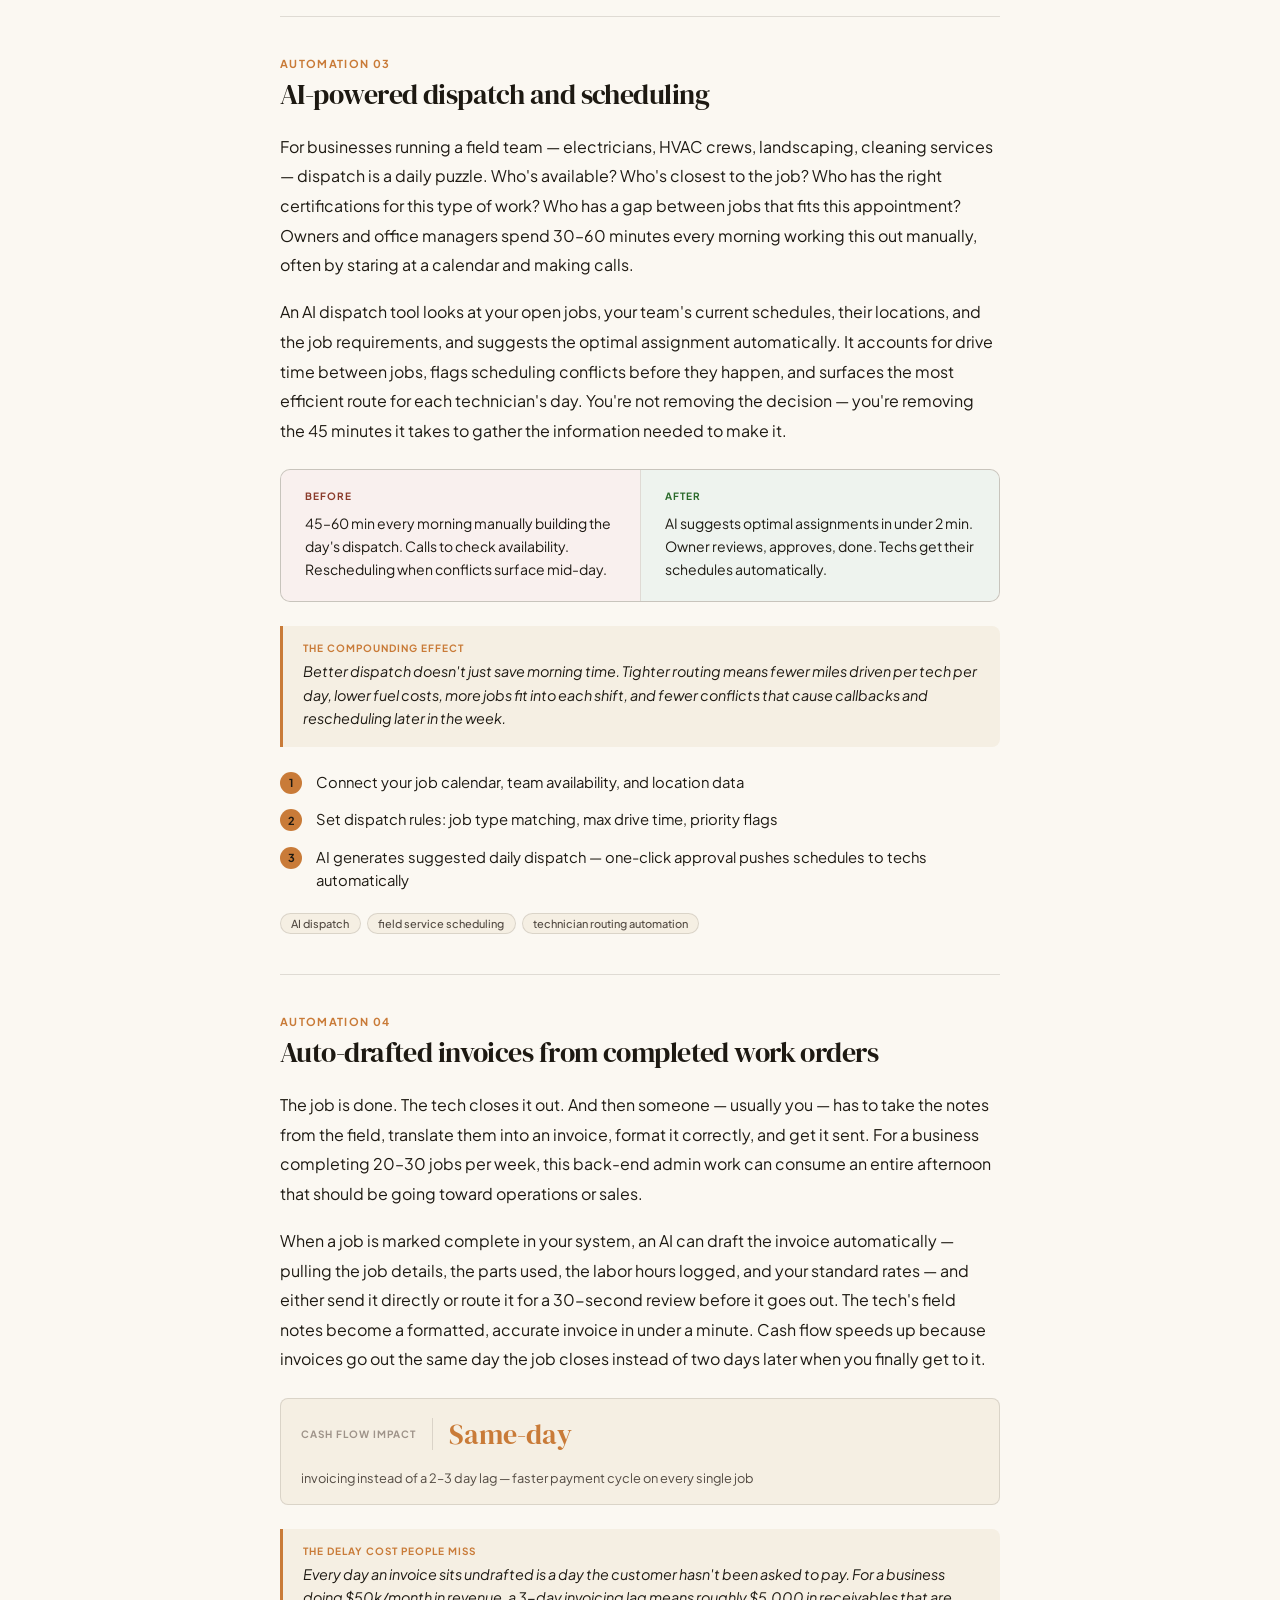
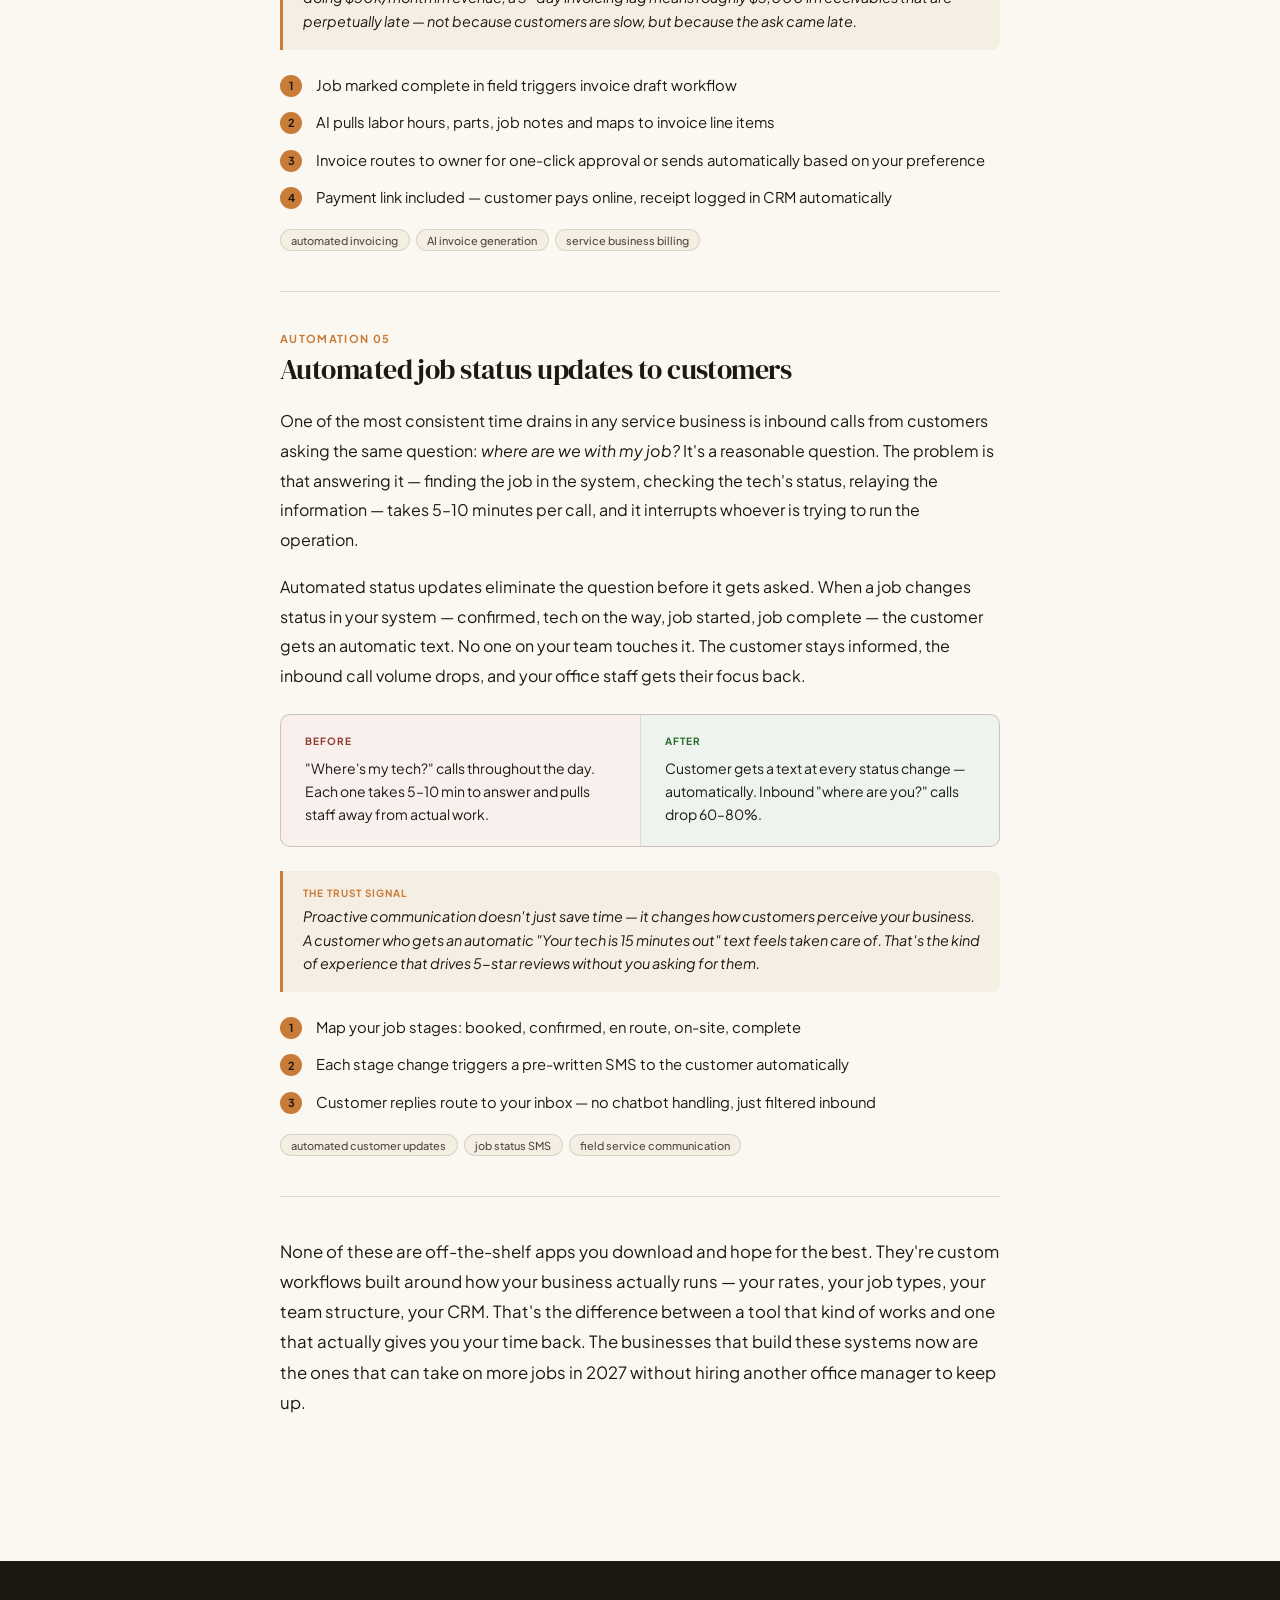
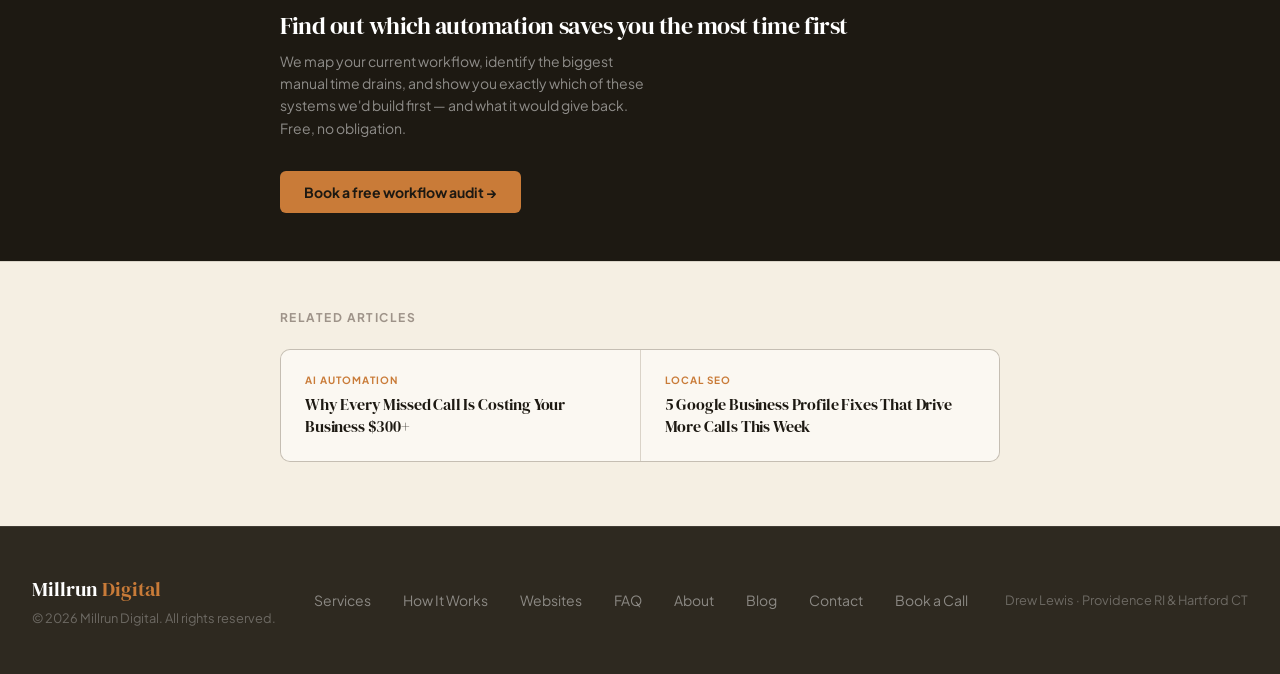
<file: blog/internal-ai-automations-small-business/index.html>
<!DOCTYPE html>
<html lang="en" class="scroll-smooth">
<head>
  <meta charset="UTF-8" />
  <meta name="viewport" content="width=device-width, initial-scale=1.0" />

  <title>5 Internal AI Automations That Save Local Business Owners 15+ Hours a Week | Millrun Digital</title>
  <meta name="description" content="Not chatbots. Not post scheduling. These are real internal AI tools — estimate generators, intake automations, auto-dispatch — that eliminate the back-office grind costing you hours every week." />
  <meta name="keywords" content="AI automation small business, AI estimate generator, business automation tools, internal AI tools, AI quote generator, local business AI, service business automation 2026" />
  <meta name="robots" content="index, follow" />
  <link rel="canonical" href="https://millrundigital.com/blog/internal-ai-automations-small-business/" />

  <meta property="og:type" content="article" />
  <meta property="og:site_name" content="Millrun Digital" />
  <meta property="og:url" content="https://millrundigital.com/blog/internal-ai-automations-small-business/" />
  <meta property="og:title" content="5 Internal AI Automations That Save Local Business Owners 15+ Hours a Week" />
  <meta property="og:description" content="Not chatbots. Not post scheduling. Real internal AI tools — estimate generators, auto-dispatch, intake automation — that eliminate the back-office grind." />
  <meta property="og:image" content="https://millrundigital.com/og-image.png" />
  <meta property="og:image:width" content="1200" />
  <meta property="og:image:height" content="630" />
  <meta property="og:locale" content="en_US" />
  <meta property="article:published_time" content="2026-04-29T00:00:00Z" />
  <meta property="article:author" content="Millrun Digital" />
  <meta property="article:section" content="AI Automation" />
  <meta property="article:tag" content="AI Automation" />
  <meta property="article:tag" content="Small Business Automation" />
  <meta property="article:tag" content="AI Estimate Generator" />

  <meta name="twitter:card" content="summary_large_image" />
  <meta name="twitter:title" content="5 Internal AI Automations That Save Local Business Owners 15+ Hours a Week" />
  <meta name="twitter:description" content="Real internal AI tools — estimate generators, intake automation, auto-dispatch — that eliminate the back-office grind costing you hours every week." />
  <meta name="twitter:image" content="https://millrundigital.com/og-image.png" />

  <script type="application/ld+json">
  {
    "@context": "https://schema.org",
    "@graph": [
      {
        "@type": "Article",
        "headline": "5 Internal AI Automations That Save Local Business Owners 15+ Hours a Week",
        "description": "Not chatbots. Not post scheduling. Real internal AI tools — estimate generators, intake automation, auto-dispatch — that eliminate the back-office grind costing local service business owners hours every week.",
        "image": "https://millrundigital.com/og-image.png",
        "datePublished": "2026-04-29T00:00:00Z",
        "dateModified": "2026-04-29T00:00:00Z",
        "author": {
          "@type": "Organization",
          "name": "Millrun Digital",
          "url": "https://millrundigital.com"
        },
        "publisher": {
          "@type": "Organization",
          "name": "Millrun Digital",
          "logo": {
            "@type": "ImageObject",
            "url": "https://millrundigital.com/millrun-digital-logo.png"
          }
        },
        "mainEntityOfPage": {
          "@type": "WebPage",
          "@id": "https://millrundigital.com/blog/internal-ai-automations-small-business/"
        },
        "keywords": "AI automation small business, AI estimate generator, business automation tools, internal AI tools, service business automation"
      },
      {
        "@type": "BreadcrumbList",
        "itemListElement": [
          { "@type": "ListItem", "position": 1, "name": "Home", "item": "https://millrundigital.com" },
          { "@type": "ListItem", "position": 2, "name": "Blog", "item": "https://millrundigital.com/blog/" },
          { "@type": "ListItem", "position": 3, "name": "5 Internal AI Automations That Save Local Business Owners 15+ Hours a Week", "item": "https://millrundigital.com/blog/internal-ai-automations-small-business/" }
        ]
      },
      {
        "@type": "FAQPage",
        "mainEntity": [
          {
            "@type": "Question",
            "name": "What is an AI estimate generator for small businesses?",
            "acceptedAnswer": {
              "@type": "Answer",
              "text": "An AI estimate generator is a custom tool that takes a few inputs from your team — job type, scope, materials, labor — and instantly produces a professional, formatted quote for the customer. Instead of spending 20–30 minutes manually building estimates, the process takes under two minutes."
            }
          },
          {
            "@type": "Question",
            "name": "What internal tasks can AI automate for a local service business?",
            "acceptedAnswer": {
              "@type": "Answer",
              "text": "The highest-ROI internal automations for local service businesses are: AI estimate and quote generation, job intake and CRM auto-population, technician scheduling and dispatch optimization, invoice drafting from completed work orders, and automated job status updates to customers."
            }
          },
          {
            "@type": "Question",
            "name": "How long does it take to build a custom AI automation for a small business?",
            "acceptedAnswer": {
              "@type": "Answer",
              "text": "Most custom internal automations — like an estimate generator or intake workflow — can be built and deployed in 1 to 2 weeks. They don't require custom software development; they're built on existing platforms and configured to your specific business workflow."
            }
          }
        ]
      }
    ]
  }
  </script>

  <script async src="https://www.googletagmanager.com/gtag/js?id=G-JZNGJ1P3WV"></script>
  <script>window.dataLayer=window.dataLayer||[];function gtag(){dataLayer.push(arguments);}gtag('js',new Date());gtag('config','G-JZNGJ1P3WV');</script>
  <link rel="icon" type="image/png" href="/favicon.png" />
  <link rel="apple-touch-icon" href="/favicon.png" />
  <link rel="preconnect" href="https://fonts.googleapis.com" />
  <link rel="preconnect" href="https://fonts.gstatic.com" crossorigin />
  <link href="https://fonts.googleapis.com/css2?family=DM+Serif+Display:ital@0;1&family=Plus+Jakarta+Sans:wght@300;400;500;600;700;800&display=swap" rel="stylesheet" />

  <style>
    *, *::before, *::after { box-sizing: border-box; margin: 0; padding: 0; }

    :root {
      --cream:        #F5EFE3;
      --warm-white:   #FBF8F2;
      --charcoal:     #1D1912;
      --charcoal-mid: #2E2920;
      --charcoal-soft:#3D3629;
      --amber:        #C97B38;
      --amber-dark:   #A86228;
      --amber-light:  #E8A96A;
      --stone:        #524A42;
      --stone-light:  #9E9389;
      --border:       rgba(125,114,104,0.22);
      --border-dark:  rgba(255,255,255,0.09);
    }

    html { font-family: 'Plus Jakarta Sans', sans-serif; }
    body { background: var(--warm-white); color: var(--charcoal); -webkit-font-smoothing: antialiased; }
    h1,h2,h3,h4 { font-family: 'DM Serif Display', serif; font-weight: 400; }

    /* ─── HEADER ─── */
    #site-header {
      position: fixed; top: 0; left: 0; right: 0; z-index: 50;
      background: rgba(29,25,18,0.94); backdrop-filter: blur(16px);
      border-bottom: 1px solid var(--border-dark);
    }
    .header-inner {
      max-width: 1280px; margin: 0 auto; padding: 0 2rem;
      height: 64px; display: flex; align-items: center; justify-content: space-between;
    }
    .logo { display:flex; align-items:center; gap:10px; text-decoration:none; }
    .logo-mark { width:32px; height:32px; display:flex; align-items:center; justify-content:center; }
    .logo-text { font-family:'DM Serif Display',serif; font-size:1.25rem; color:#fff; letter-spacing:-0.01em; }
    .logo-text span { color: var(--amber); }
    nav.desktop { display:flex; align-items:center; gap:1.75rem; }
    nav.desktop a { font-size:15px; color:rgba(255,255,255,0.75); text-decoration:none; font-weight:500; transition:color 0.15s; }
    nav.desktop a:hover { color:#fff; }
    nav.desktop a.active { color:#fff; }
    .btn-primary {
      display:inline-flex; align-items:center; gap:6px;
      background: var(--amber); color: var(--charcoal);
      font-family:'Plus Jakarta Sans',sans-serif; font-weight:700; font-size:0.875rem;
      padding:0.6rem 1.25rem; border-radius:6px; text-decoration:none; border:none; cursor:pointer;
      transition: background 0.15s, transform 0.1s;
    }
    .btn-primary:hover { background: var(--amber-dark); transform: translateY(-1px); }
    .hamburger { display:none; flex-direction:column; gap:5px; background:none; border:none; cursor:pointer; padding:4px; }
    .hamburger span { display:block; width:22px; height:2px; background:#fff; border-radius:2px; transition: transform 0.3s, opacity 0.3s; }
    .hamburger.open span:nth-child(1) { transform: translateY(7px) rotate(45deg); }
    .hamburger.open span:nth-child(2) { opacity:0; }
    .hamburger.open span:nth-child(3) { transform: translateY(-7px) rotate(-45deg); }
    .mobile-nav { max-height:0; overflow:hidden; transition:max-height 0.35s ease; background:var(--charcoal-mid); }
    .mobile-nav.open { max-height:400px; }
    .mobile-nav a { display:block; padding:0.75rem 2rem; font-size:0.9rem; color:rgba(255,255,255,0.75); text-decoration:none; border-bottom:1px solid rgba(255,255,255,0.05); }
    .mobile-nav a:hover { color:#fff; }
    .mobile-nav .mobile-cta { display:block; margin:1rem 2rem; }
    @media(max-width:768px){ nav.desktop,.header-cta { display:none!important; } .hamburger{ display:flex; } }

    /* ─── REVEAL ─── */
    .reveal { opacity:0; transform:translateY(20px); transition:opacity 0.6s ease, transform 0.6s ease; }
    .reveal.visible { opacity:1; transform:translateY(0); }

    /* ─── POST HERO ─── */
    .post-hero { background: var(--cream); border-bottom: 1px solid var(--border); padding: 108px 2rem 3.5rem; }
    .post-hero-inner { max-width: 720px; margin: 0 auto; }
    .post-breadcrumb { font-size: 0.8rem; color: var(--stone-light); margin-bottom: 2rem; display: flex; align-items: center; gap: 0.5rem; }
    .post-breadcrumb a { color: var(--stone-light); text-decoration: none; transition: color 0.15s; }
    .post-breadcrumb a:hover { color: var(--amber); }
    .post-breadcrumb-sep { opacity: 0.4; }
    .post-category {
      display: inline-block; font-family: 'Plus Jakarta Sans', sans-serif;
      font-size: 11px; font-weight: 700; text-transform: uppercase; letter-spacing: 0.12em;
      color: var(--amber-dark); background: rgba(201,123,56,0.1);
      border: 1px solid rgba(201,123,56,0.25); border-radius: 4px;
      padding: 0.25rem 0.65rem; margin-bottom: 1.25rem;
    }
    .post-hero h1 { font-size: clamp(1.75rem, 4vw, 2.85rem); letter-spacing: -0.025em; line-height: 1.15; color: var(--charcoal); margin-bottom: 1rem; }
    .post-subtitle { font-size: 1.1rem; color: var(--stone); line-height: 1.65; margin-bottom: 1.5rem; }
    .post-meta { display: flex; align-items: center; gap: 1.25rem; flex-wrap: wrap; }
    .post-meta-item { display: flex; align-items: center; gap: 0.4rem; font-size: 0.8rem; color: var(--stone-light); }

    /* ─── BODY WRAP ─── */
    .post-body-wrap { background: var(--warm-white); padding: 3rem 2rem 5rem; }
    .post-body { max-width: 720px; margin: 0 auto; }
    .post-body p { font-size: 1rem; line-height: 1.85; color: var(--charcoal); margin-bottom: 1.4rem; }
    .post-body strong { font-weight: 700; }
    .post-body em { font-style: italic; }

    /* ─── STATS ─── */
    .stat-row {
      display: grid; grid-template-columns: repeat(3, 1fr);
      gap: 1px; background: var(--border);
      border: 1px solid var(--border); border-radius: 12px;
      overflow: hidden; margin: 2rem 0;
    }
    .stat-card { background: var(--cream); padding: 1.5rem 1.25rem; text-align: center; }
    .stat-num { font-family: 'DM Serif Display', serif; font-size: 2.5rem; line-height: 1; color: var(--amber); margin-bottom: 0.5rem; }
    .stat-label { font-size: 0.8rem; color: var(--stone); line-height: 1.5; }
    @media(max-width:560px){ .stat-row { grid-template-columns: 1fr; } }

    /* ─── TOC ─── */
    .toc {
      background: var(--cream); border: 1px solid var(--border);
      border-radius: 10px; padding: 1.5rem 1.75rem; margin: 2rem 0 2.5rem;
    }
    .toc-label { font-family: 'Plus Jakarta Sans', sans-serif; font-size: 10px; font-weight: 700; letter-spacing: 0.12em; text-transform: uppercase; color: var(--stone-light); margin-bottom: 0.85rem; }
    .toc ol { margin: 0; padding-left: 1.25rem; display: flex; flex-direction: column; gap: 0.35rem; }
    .toc ol li { font-size: 0.9rem; color: var(--stone); }
    .toc ol a { color: var(--stone); text-decoration: none; transition: color 0.15s; }
    .toc ol a:hover { color: var(--amber); }

    /* ─── SECTION BLOCKS ─── */
    .section-block { padding: 2.5rem 0; border-top: 1px solid var(--border); }
    .section-block:first-of-type { border-top: none; padding-top: 0; }
    .section-number { font-family: 'Plus Jakarta Sans', sans-serif; font-size: 11px; font-weight: 700; text-transform: uppercase; letter-spacing: 0.12em; color: var(--amber); margin-bottom: 0.5rem; }
    .section-heading { font-size: clamp(1.3rem, 2.5vw, 1.75rem); letter-spacing: -0.02em; line-height: 1.2; margin-bottom: 1.25rem; color: var(--charcoal); }
    .section-body p { font-size: 1rem; line-height: 1.85; color: var(--charcoal); margin-bottom: 1.1rem; }

    /* ─── CALLOUT ─── */
    .callout { background: var(--cream); border-left: 3px solid var(--amber); border-radius: 0 8px 8px 0; padding: 1rem 1.25rem; margin: 1.5rem 0; }
    .callout-label { font-family: 'Plus Jakarta Sans', sans-serif; font-size: 10px; font-weight: 700; text-transform: uppercase; letter-spacing: 0.1em; color: var(--amber); margin-bottom: 0.35rem; }
    .callout p { font-size: 0.9rem !important; line-height: 1.65 !important; color: var(--charcoal) !important; margin: 0 !important; font-style: italic; }

    /* ─── BEFORE / AFTER ─── */
    .before-after {
      display: grid; grid-template-columns: 1fr 1fr;
      gap: 1px; background: var(--border);
      border: 1px solid var(--border); border-radius: 10px;
      overflow: hidden; margin: 1.5rem 0;
    }
    @media(max-width:480px){ .before-after { grid-template-columns: 1fr; } }
    .ba-card { padding: 1.25rem 1.5rem; }
    .ba-card.before { background: #F9F0EE; }
    .ba-card.after { background: #EEF3EE; }
    .ba-label { font-family: 'Plus Jakarta Sans', sans-serif; font-size: 10px; font-weight: 700; text-transform: uppercase; letter-spacing: 0.1em; margin-bottom: 0.6rem; }
    .ba-card.before .ba-label { color: #8A3A2A; }
    .ba-card.after .ba-label { color: #2A6A2A; }
    .ba-card p { font-size: 0.875rem !important; color: var(--charcoal) !important; line-height: 1.65; margin: 0 !important; }

    /* ─── ROI BAR ─── */
    .roi-bar {
      display: flex; align-items: center; gap: 1rem;
      background: var(--cream); border: 1px solid var(--border);
      border-radius: 8px; padding: 1rem 1.25rem; margin: 1.5rem 0; flex-wrap: wrap;
    }
    .roi-label { font-family: 'Plus Jakarta Sans', sans-serif; font-size: 10px; font-weight: 700; text-transform: uppercase; letter-spacing: 0.1em; color: var(--stone-light); white-space: nowrap; }
    .roi-divider { width: 1px; height: 32px; background: var(--border); flex-shrink: 0; }
    .roi-stat { font-family: 'DM Serif Display', serif; font-size: 1.75rem; color: var(--amber); }
    .roi-desc { font-size: 0.8rem; color: var(--stone); line-height: 1.5; }

    /* ─── IMPL LIST ─── */
    .impl-list { list-style: none; margin: 1.25rem 0; padding: 0; display: flex; flex-direction: column; gap: 0.85rem; }
    .impl-list li { display: flex; gap: 0.85rem; align-items: flex-start; font-size: 0.925rem; color: var(--charcoal); line-height: 1.6; }
    .impl-check {
      width: 22px; height: 22px; border-radius: 50%;
      background: var(--amber); color: var(--charcoal);
      font-family: 'Plus Jakarta Sans', sans-serif; font-size: 11px; font-weight: 700;
      display: flex; align-items: center; justify-content: center; flex-shrink: 0; margin-top: 1px;
    }

    /* ─── CHIPS ─── */
    .chip-row { display: flex; flex-wrap: wrap; gap: 6px; margin-top: 1.25rem; }
    .chip { display: inline-block; background: var(--cream); border: 1px solid var(--border); color: var(--stone); font-family: 'Plus Jakarta Sans', sans-serif; font-size: 11px; font-weight: 500; padding: 0.2rem 0.65rem; border-radius: 999px; }

    /* ─── POST CTA ─── */
    .post-cta-wrap { background: var(--charcoal); padding: 3rem 2rem; }
    .post-cta { max-width: 720px; margin: 0 auto; display: flex; align-items: center; justify-content: space-between; gap: 2rem; flex-wrap: wrap; }
    .post-cta-left h3 { color: #fff; font-size: 1.5rem; letter-spacing: -0.02em; margin-bottom: 0.5rem; }
    .post-cta-left p { color: rgba(255,255,255,0.5); font-size: 0.875rem; line-height: 1.6; max-width: 380px; }
    .btn-amber-cta { display: inline-flex; align-items: center; gap: 6px; background: var(--amber); color: var(--charcoal); font-family: 'Plus Jakarta Sans', sans-serif; font-weight: 700; font-size: 0.875rem; padding: 0.75rem 1.5rem; border-radius: 6px; text-decoration: none; white-space: nowrap; transition: background 0.15s, transform 0.1s; }
    .btn-amber-cta:hover { background: var(--amber-dark); transform: translateY(-1px); }

    /* ─── RELATED ─── */
    .related-wrap { background: var(--cream); border-top: 1px solid var(--border); padding: 3rem 2rem 4rem; }
    .related-inner { max-width: 720px; margin: 0 auto; }
    .related-inner h3 { font-family: 'Plus Jakarta Sans', sans-serif; font-size: 0.75rem; font-weight: 700; text-transform: uppercase; letter-spacing: 0.12em; color: var(--stone-light); margin-bottom: 1.5rem; }
    .related-grid { display: grid; grid-template-columns: 1fr 1fr; gap: 1px; background: var(--border); border: 1px solid var(--border); border-radius: 10px; overflow: hidden; }
    .related-card { background: var(--warm-white); padding: 1.5rem; text-decoration: none; color: var(--charcoal); display: flex; flex-direction: column; gap: 0.5rem; transition: background 0.15s; }
    .related-card:hover { background: #fff; }
    .related-tag { font-size: 10px; font-weight: 700; text-transform: uppercase; letter-spacing: 0.1em; color: var(--amber); }
    .related-title { font-family: 'DM Serif Display', serif; font-size: 1rem; line-height: 1.35; letter-spacing: -0.01em; }
    @media(max-width:600px){ .related-grid { grid-template-columns: 1fr; } }

    /* ─── FOOTER ─── */
    footer { background: var(--charcoal-mid); border-top:1px solid var(--border-dark); padding:3rem 2rem; }
    .footer-inner { max-width:1280px; margin:0 auto; display:flex; justify-content:space-between; align-items:center; flex-wrap:wrap; gap:2rem; }
    .footer-logo { font-family:'DM Serif Display',serif; font-size:1.25rem; color:#fff; }
    .footer-logo span { color:var(--amber); }
    .footer-links { display:flex; gap:2rem; flex-wrap:wrap; }
    .footer-links a { font-size:0.875rem; color:rgba(255,255,255,0.45); text-decoration:none; transition:color 0.15s; }
    .footer-links a:hover { color:#fff; }
    .footer-copy { font-size:0.8rem; color:rgba(255,255,255,0.3); }

    /* ─── BACK TO TOP ─── */
    #back-to-top { position:fixed; bottom:96px; right:24px; z-index:9998; width:44px; height:44px; border-radius:50%; background:var(--charcoal); border:1px solid rgba(201,123,56,0.4); color:var(--amber); cursor:pointer; display:flex; align-items:center; justify-content:center; opacity:0; pointer-events:none; transition:opacity 0.3s ease, transform 0.2s ease, background 0.15s; box-shadow:0 4px 16px rgba(0,0,0,0.25); }
    #back-to-top.visible { opacity:1; pointer-events:auto; }
    #back-to-top:hover { background:var(--amber); color:var(--charcoal); transform:translateY(-2px); }
    @media(max-width:480px){ #back-to-top { bottom:88px; right:16px; } }
  </style>
</head>
<body>

<!-- ── HEADER ── -->
<header id="site-header">
  <div class="header-inner">
    <a href="/" class="logo">
      <div class="logo-mark">
        <svg width="28" height="28" viewBox="0 0 28 28" fill="none" xmlns="http://www.w3.org/2000/svg">
          <circle cx="14" cy="14" r="12" stroke="#C97B38" stroke-width="2"/>
          <circle cx="14" cy="14" r="3" fill="#C97B38"/>
          <line x1="14" y1="2" x2="14" y2="8" stroke="#C97B38" stroke-width="2" stroke-linecap="round"/>
          <line x1="14" y1="20" x2="14" y2="26" stroke="#C97B38" stroke-width="2" stroke-linecap="round"/>
          <line x1="2" y1="14" x2="8" y2="14" stroke="#C97B38" stroke-width="2" stroke-linecap="round"/>
          <line x1="20" y1="14" x2="26" y2="14" stroke="#C97B38" stroke-width="2" stroke-linecap="round"/>
          <line x1="5.5" y1="5.5" x2="9.75" y2="9.75" stroke="#C97B38" stroke-width="1.5" stroke-linecap="round"/>
          <line x1="18.25" y1="18.25" x2="22.5" y2="22.5" stroke="#C97B38" stroke-width="1.5" stroke-linecap="round"/>
          <line x1="22.5" y1="5.5" x2="18.25" y2="9.75" stroke="#C97B38" stroke-width="1.5" stroke-linecap="round"/>
          <line x1="9.75" y1="18.25" x2="5.5" y2="22.5" stroke="#C97B38" stroke-width="1.5" stroke-linecap="round"/>
        </svg>
      </div>
      <span class="logo-text">Millrun <span>Digital</span></span>
    </a>
    <nav class="desktop">
      <a href="/#services">Services</a>
      <a href="/#how-it-works">How It Works</a>
      <a href="/websites.html">Websites</a>
      <a href="/#faq">FAQ</a>
      <a href="/about.html">About</a>
      <a href="/blog/" class="active">Blog</a>
      <a href="https://scheduler.zoom.us/drew-lewis-iikya8" target="_blank" rel="noopener">Book a Call</a>
    </nav>
    <a href="/#contact" class="btn-primary header-cta">Get Free Audit →</a>
    <button class="hamburger" id="hamburger-btn" aria-label="Menu">
      <span></span><span></span><span></span>
    </button>
  </div>
  <div class="mobile-nav" id="mobile-nav">
    <a href="/#services">Services</a>
    <a href="/#how-it-works">How It Works</a>
    <a href="/websites.html">Websites</a>
    <a href="/#faq">FAQ</a>
    <a href="/about.html">About</a>
    <a href="/blog/">Blog</a>
    <a href="https://scheduler.zoom.us/drew-lewis-iikya8" target="_blank" rel="noopener">Book a Call with Andrew</a>
    <div class="mobile-cta"><a href="/#contact" class="btn-primary" style="justify-content:center">Get Free Audit →</a></div>
  </div>
</header>

<!-- ── POST HERO ── -->
<section class="post-hero">
  <div class="post-hero-inner">
    <nav class="post-breadcrumb" aria-label="Breadcrumb">
      <a href="/">Home</a>
      <span class="post-breadcrumb-sep">›</span>
      <a href="/blog/">Blog</a>
      <span class="post-breadcrumb-sep">›</span>
      <span>AI Automation</span>
    </nav>

    <span class="post-category">AI Automation</span>

    <h1>5 Internal AI Automations That Save Local Business Owners 15+ Hours a Week</h1>
    <p class="post-subtitle">Not chatbots. Not post scheduling. These are real back-office AI tools — custom-built for your operation — that eliminate the repetitive, time-consuming work eating into your week before a single customer walks in the door.</p>

    <div class="post-meta">
      <div class="post-meta-item">
        <svg width="13" height="13" viewBox="0 0 24 24" fill="none" stroke="currentColor" stroke-width="2" stroke-linecap="round" stroke-linejoin="round"><rect x="3" y="4" width="18" height="18" rx="2"/><line x1="16" y1="2" x2="16" y2="6"/><line x1="8" y1="2" x2="8" y2="6"/><line x1="3" y1="10" x2="21" y2="10"/></svg>
        April 29, 2026
      </div>
      <div class="post-meta-item">
        <svg width="13" height="13" viewBox="0 0 24 24" fill="none" stroke="currentColor" stroke-width="2" stroke-linecap="round" stroke-linejoin="round"><circle cx="12" cy="12" r="10"/><polyline points="12 6 12 12 16 14"/></svg>
        7 min read
      </div>
      <div class="post-meta-item">
        <svg width="13" height="13" viewBox="0 0 24 24" fill="none" stroke="currentColor" stroke-width="2" stroke-linecap="round" stroke-linejoin="round"><path d="M20 21v-2a4 4 0 00-4-4H8a4 4 0 00-4 4v2"/><circle cx="12" cy="7" r="4"/></svg>
        Millrun Digital
      </div>
    </div>
  </div>
</section>

<!-- ── POST BODY ── -->
<div class="post-body-wrap">
  <div class="post-body">

    <p>Most conversations about "AI for small businesses" are about the same three things: a chatbot on your website, scheduling your Instagram posts, and generating email subject lines. That's fine. But it's surface level — and it's not where the real time savings are.</p>

    <p>The hours that disappear from a business owner's week aren't the visible ones. They're the 25 minutes building a quote for a job that may not book. The 40 minutes on a Monday morning dispatching techs to jobs already in the system. The back-and-forth emails trying to collect job details that a customer could have entered themselves in two minutes. <strong>That's where AI actually moves the needle.</strong></p>

    <div class="stat-row reveal">
      <div class="stat-card">
        <div class="stat-num">15+</div>
        <div class="stat-label">hours per week recovered by owners who automate internal workflows</div>
      </div>
      <div class="stat-card">
        <div class="stat-num">80%</div>
        <div class="stat-label">reduction in manual processing time for quote and invoice generation</div>
      </div>
      <div class="stat-card">
        <div class="stat-num">3–6 mo</div>
        <div class="stat-label">typical payback period for a custom internal automation build</div>
      </div>
    </div>

    <div class="toc reveal">
      <div class="toc-label">In this article</div>
      <ol>
        <li><a href="#uc-1">AI estimate and quote generator</a></li>
        <li><a href="#uc-2">Automated job intake and CRM population</a></li>
        <li><a href="#uc-3">AI-powered dispatch and scheduling</a></li>
        <li><a href="#uc-4">Auto-drafted invoices from completed work orders</a></li>
        <li><a href="#uc-5">Automated job status updates to customers</a></li>
      </ol>
    </div>

    <!-- AUTOMATION 01 -->
    <div class="section-block reveal" id="uc-1">
      <div class="section-number">Automation 01</div>
      <h2 class="section-heading">AI estimate and quote generator</h2>
      <div class="section-body">
        <p>For most local service businesses — electrical, HVAC, auto, landscaping — building an estimate is a manual process. You look at the job, run the numbers in your head or on a spreadsheet, factor in parts and labor, and format something presentable. For a straightforward job that takes 45 minutes on-site, the quote might take another 20–30 minutes to produce. If you're doing five estimates a week, that's two or more hours gone before a single dollar comes in.</p>
        <p>An AI estimate generator changes the input. Instead of building a quote from scratch, your team fills out a short structured form: job type, scope, parts needed, estimated labor hours, any site conditions. The AI does the rest — it pulls your labor rates, applies your markup logic, accounts for materials, and outputs a clean, formatted estimate in your brand that's ready to send to the customer. The whole process takes under two minutes.</p>

        <div class="before-after">
          <div class="ba-card before">
            <div class="ba-label">Before</div>
            <p>25–35 min per estimate. Manual calculation, formatting in Word or email, copy-pasting into CRM. Five estimates a week = 2.5 hrs lost.</p>
          </div>
          <div class="ba-card after">
            <div class="ba-label">After</div>
            <p>90 seconds per estimate. Fill a form, AI generates a formatted quote, sends automatically or routes for one-click approval.</p>
          </div>
        </div>

        <div class="callout">
          <div class="callout-label">What this looks like in practice</div>
          <p>An electrician gets a service call inquiry. The office fills out 8 fields — job type, location, panel size, scope — and the AI generates a branded PDF estimate with line-item pricing, labor breakdown, and a digital signature link, all in under two minutes. The customer gets it while the competitor is still writing theirs by hand.</p>
        </div>

        <ul class="impl-list">
          <li><span class="impl-check">1</span>Map your existing pricing logic — labor rates, markup %, common job types</li>
          <li><span class="impl-check">2</span>Build the intake form: 6–10 fields that capture everything the AI needs</li>
          <li><span class="impl-check">3</span>AI generates the estimate, routes to owner for one-click approval or sends automatically</li>
          <li><span class="impl-check">4</span>Accepted estimates auto-create a job in your CRM — zero re-entry</li>
        </ul>
      </div>
      <div class="chip-row">
        <span class="chip">AI estimate generator</span>
        <span class="chip">automated quoting</span>
        <span class="chip">service business quote tool</span>
      </div>
    </div>

    <!-- AUTOMATION 02 -->
    <div class="section-block reveal" id="uc-2">
      <div class="section-number">Automation 02</div>
      <h2 class="section-heading">Automated job intake and CRM population</h2>
      <div class="section-body">
        <p>Every new job starts the same way: someone calls or submits a form, and someone on your team manually enters their information into your system. Name, address, phone, job type, notes from the call. It takes 5–10 minutes per new lead. At 20 new inquiries a week, that's nearly two hours of pure data entry — work that produces zero revenue and that any competent automation can do in seconds.</p>
        <p>An automated intake workflow captures the lead's information the moment they submit it — from your website form, a text conversation, or a phone call transcription — and populates every relevant field in your CRM automatically. The job is created, the contact is tagged, and the lead is dropped into the right pipeline stage before anyone on your team has even seen the notification.</p>

        <div class="roi-bar">
          <span class="roi-label">Time recovered</span>
          <div class="roi-divider"></div>
          <span class="roi-stat">2 hrs/wk</span>
          <span class="roi-desc">eliminated for a business handling 20+ new inquiries per week — just from removing manual data entry</span>
        </div>

        <div class="callout">
          <div class="callout-label">The hidden cost of manual entry</div>
          <p>Every time a human types the same information twice, there's a chance for a typo, a missed field, or a lead that falls through a gap in the handoff. Automation removes the error rate entirely — and the time cost with it.</p>
        </div>

        <ul class="impl-list">
          <li><span class="impl-check">1</span>Connect your intake form, phone system, and website to your CRM via automation</li>
          <li><span class="impl-check">2</span>Set field-mapping rules: what each input maps to in your CRM contact and job record</li>
          <li><span class="impl-check">3</span>New lead created, tagged, and assigned automatically — owner gets a summary notification</li>
        </ul>
      </div>
      <div class="chip-row">
        <span class="chip">CRM automation</span>
        <span class="chip">lead intake automation</span>
        <span class="chip">data entry automation</span>
      </div>
    </div>

    <!-- AUTOMATION 03 -->
    <div class="section-block reveal" id="uc-3">
      <div class="section-number">Automation 03</div>
      <h2 class="section-heading">AI-powered dispatch and scheduling</h2>
      <div class="section-body">
        <p>For businesses running a field team — electricians, HVAC crews, landscaping, cleaning services — dispatch is a daily puzzle. Who's available? Who's closest to the job? Who has the right certifications for this type of work? Who has a gap between jobs that fits this appointment? Owners and office managers spend 30–60 minutes every morning working this out manually, often by staring at a calendar and making calls.</p>
        <p>An AI dispatch tool looks at your open jobs, your team's current schedules, their locations, and the job requirements, and suggests the optimal assignment automatically. It accounts for drive time between jobs, flags scheduling conflicts before they happen, and surfaces the most efficient route for each technician's day. You're not removing the decision — you're removing the 45 minutes it takes to gather the information needed to make it.</p>

        <div class="before-after">
          <div class="ba-card before">
            <div class="ba-label">Before</div>
            <p>45–60 min every morning manually building the day's dispatch. Calls to check availability. Rescheduling when conflicts surface mid-day.</p>
          </div>
          <div class="ba-card after">
            <div class="ba-label">After</div>
            <p>AI suggests optimal assignments in under 2 min. Owner reviews, approves, done. Techs get their schedules automatically.</p>
          </div>
        </div>

        <div class="callout">
          <div class="callout-label">The compounding effect</div>
          <p>Better dispatch doesn't just save morning time. Tighter routing means fewer miles driven per tech per day, lower fuel costs, more jobs fit into each shift, and fewer conflicts that cause callbacks and rescheduling later in the week.</p>
        </div>

        <ul class="impl-list">
          <li><span class="impl-check">1</span>Connect your job calendar, team availability, and location data</li>
          <li><span class="impl-check">2</span>Set dispatch rules: job type matching, max drive time, priority flags</li>
          <li><span class="impl-check">3</span>AI generates suggested daily dispatch — one-click approval pushes schedules to techs automatically</li>
        </ul>
      </div>
      <div class="chip-row">
        <span class="chip">AI dispatch</span>
        <span class="chip">field service scheduling</span>
        <span class="chip">technician routing automation</span>
      </div>
    </div>

    <!-- AUTOMATION 04 -->
    <div class="section-block reveal" id="uc-4">
      <div class="section-number">Automation 04</div>
      <h2 class="section-heading">Auto-drafted invoices from completed work orders</h2>
      <div class="section-body">
        <p>The job is done. The tech closes it out. And then someone — usually you — has to take the notes from the field, translate them into an invoice, format it correctly, and get it sent. For a business completing 20–30 jobs per week, this back-end admin work can consume an entire afternoon that should be going toward operations or sales.</p>
        <p>When a job is marked complete in your system, an AI can draft the invoice automatically — pulling the job details, the parts used, the labor hours logged, and your standard rates — and either send it directly or route it for a 30-second review before it goes out. The tech's field notes become a formatted, accurate invoice in under a minute. Cash flow speeds up because invoices go out the same day the job closes instead of two days later when you finally get to it.</p>

        <div class="roi-bar">
          <span class="roi-label">Cash flow impact</span>
          <div class="roi-divider"></div>
          <span class="roi-stat">Same-day</span>
          <span class="roi-desc">invoicing instead of a 2–3 day lag — faster payment cycle on every single job</span>
        </div>

        <div class="callout">
          <div class="callout-label">The delay cost people miss</div>
          <p>Every day an invoice sits undrafted is a day the customer hasn't been asked to pay. For a business doing $50k/month in revenue, a 3-day invoicing lag means roughly $5,000 in receivables that are perpetually late — not because customers are slow, but because the ask came late.</p>
        </div>

        <ul class="impl-list">
          <li><span class="impl-check">1</span>Job marked complete in field triggers invoice draft workflow</li>
          <li><span class="impl-check">2</span>AI pulls labor hours, parts, job notes and maps to invoice line items</li>
          <li><span class="impl-check">3</span>Invoice routes to owner for one-click approval or sends automatically based on your preference</li>
          <li><span class="impl-check">4</span>Payment link included — customer pays online, receipt logged in CRM automatically</li>
        </ul>
      </div>
      <div class="chip-row">
        <span class="chip">automated invoicing</span>
        <span class="chip">AI invoice generation</span>
        <span class="chip">service business billing</span>
      </div>
    </div>

    <!-- AUTOMATION 05 -->
    <div class="section-block reveal" id="uc-5">
      <div class="section-number">Automation 05</div>
      <h2 class="section-heading">Automated job status updates to customers</h2>
      <div class="section-body">
        <p>One of the most consistent time drains in any service business is inbound calls from customers asking the same question: <em>where are we with my job?</em> It's a reasonable question. The problem is that answering it — finding the job in the system, checking the tech's status, relaying the information — takes 5–10 minutes per call, and it interrupts whoever is trying to run the operation.</p>
        <p>Automated status updates eliminate the question before it gets asked. When a job changes status in your system — confirmed, tech on the way, job started, job complete — the customer gets an automatic text. No one on your team touches it. The customer stays informed, the inbound call volume drops, and your office staff gets their focus back.</p>

        <div class="before-after">
          <div class="ba-card before">
            <div class="ba-label">Before</div>
            <p>"Where's my tech?" calls throughout the day. Each one takes 5–10 min to answer and pulls staff away from actual work.</p>
          </div>
          <div class="ba-card after">
            <div class="ba-label">After</div>
            <p>Customer gets a text at every status change — automatically. Inbound "where are you?" calls drop 60–80%.</p>
          </div>
        </div>

        <div class="callout">
          <div class="callout-label">The trust signal</div>
          <p>Proactive communication doesn't just save time — it changes how customers perceive your business. A customer who gets an automatic "Your tech is 15 minutes out" text feels taken care of. That's the kind of experience that drives 5-star reviews without you asking for them.</p>
        </div>

        <ul class="impl-list">
          <li><span class="impl-check">1</span>Map your job stages: booked, confirmed, en route, on-site, complete</li>
          <li><span class="impl-check">2</span>Each stage change triggers a pre-written SMS to the customer automatically</li>
          <li><span class="impl-check">3</span>Customer replies route to your inbox — no chatbot handling, just filtered inbound</li>
        </ul>
      </div>
      <div class="chip-row">
        <span class="chip">automated customer updates</span>
        <span class="chip">job status SMS</span>
        <span class="chip">field service communication</span>
      </div>
    </div>

    <!-- CLOSING -->
    <div class="section-block reveal" style="border-top: 1px solid var(--border); padding-top: 2.5rem;">
      <p style="font-size:1.05rem; line-height:1.8;">None of these are off-the-shelf apps you download and hope for the best. They're custom workflows built around how your business actually runs — your rates, your job types, your team structure, your CRM. That's the difference between a tool that kind of works and one that actually gives you your time back. The businesses that build these systems now are the ones that can take on more jobs in 2027 without hiring another office manager to keep up.</p>
    </div>

  </div>
</div>

<!-- ── POST CTA ── -->
<div class="post-cta-wrap">
  <div class="post-cta">
    <div class="post-cta-left">
      <h3>Find out which automation saves you the most time first</h3>
      <p>We map your current workflow, identify the biggest manual time drains, and show you exactly which of these systems we'd build first — and what it would give back. Free, no obligation.</p>
    </div>
    <a href="/#contact" class="btn-amber-cta">Book a free workflow audit →</a>
  </div>
</div>

<!-- ── RELATED POSTS ── -->
<div class="related-wrap">
  <div class="related-inner">
    <h3>Related articles</h3>
    <div class="related-grid">
      <a class="related-card" href="/blog/missed-call-text-back/">
        <span class="related-tag">AI Automation</span>
        <div class="related-title">Why Every Missed Call Is Costing Your Business $300+</div>
      </a>
      <a class="related-card" href="/blog/google-business-profile-tips/">
        <span class="related-tag">Local SEO</span>
        <div class="related-title">5 Google Business Profile Fixes That Drive More Calls This Week</div>
      </a>
    </div>
  </div>
</div>

<!-- ── FOOTER ── -->
<footer>
  <div class="footer-inner">
    <div>
      <div class="footer-logo">Millrun <span>Digital</span></div>
      <div class="footer-copy" style="margin-top:0.4rem;">© 2026 Millrun Digital. All rights reserved.</div>
    </div>
    <div class="footer-links">
      <a href="/#services">Services</a>
      <a href="/#how-it-works">How It Works</a>
      <a href="/websites.html">Websites</a>
      <a href="/#faq">FAQ</a>
      <a href="/about.html">About</a>
      <a href="/blog/">Blog</a>
      <a href="/#contact">Contact</a>
      <a href="https://scheduler.zoom.us/drew-lewis-iikya8" target="_blank" rel="noopener">Book a Call</a>
    </div>
    <div class="footer-copy">Drew Lewis · Providence RI &amp; Hartford CT</div>
  </div>
</footer>

<!-- ── BACK TO TOP ── -->
<button id="back-to-top" aria-label="Back to top">
  <svg width="18" height="18" viewBox="0 0 24 24" fill="none" stroke="currentColor" stroke-width="2.5" stroke-linecap="round" stroke-linejoin="round"><path d="M18 15l-6-6-6 6"/></svg>
</button>

<script>
  const observer = new IntersectionObserver(entries => {
    entries.forEach(e => { if (e.isIntersecting) e.target.classList.add('visible'); });
  }, { threshold: 0.08 });
  document.querySelectorAll('.reveal').forEach(el => observer.observe(el));

  const ham = document.getElementById('hamburger-btn');
  const mobileNav = document.getElementById('mobile-nav');
  ham.addEventListener('click', () => { ham.classList.toggle('open'); mobileNav.classList.toggle('open'); });
  mobileNav.querySelectorAll('a').forEach(a => {
    a.addEventListener('click', () => { ham.classList.remove('open'); mobileNav.classList.remove('open'); });
  });

  const backBtn = document.getElementById('back-to-top');
  window.addEventListener('scroll', () => { backBtn.classList.toggle('visible', window.scrollY > 400); });
  backBtn.addEventListener('click', () => { window.scrollTo({ top: 0, behavior: 'smooth' }); });
</script>

</body>
</html>
</file>
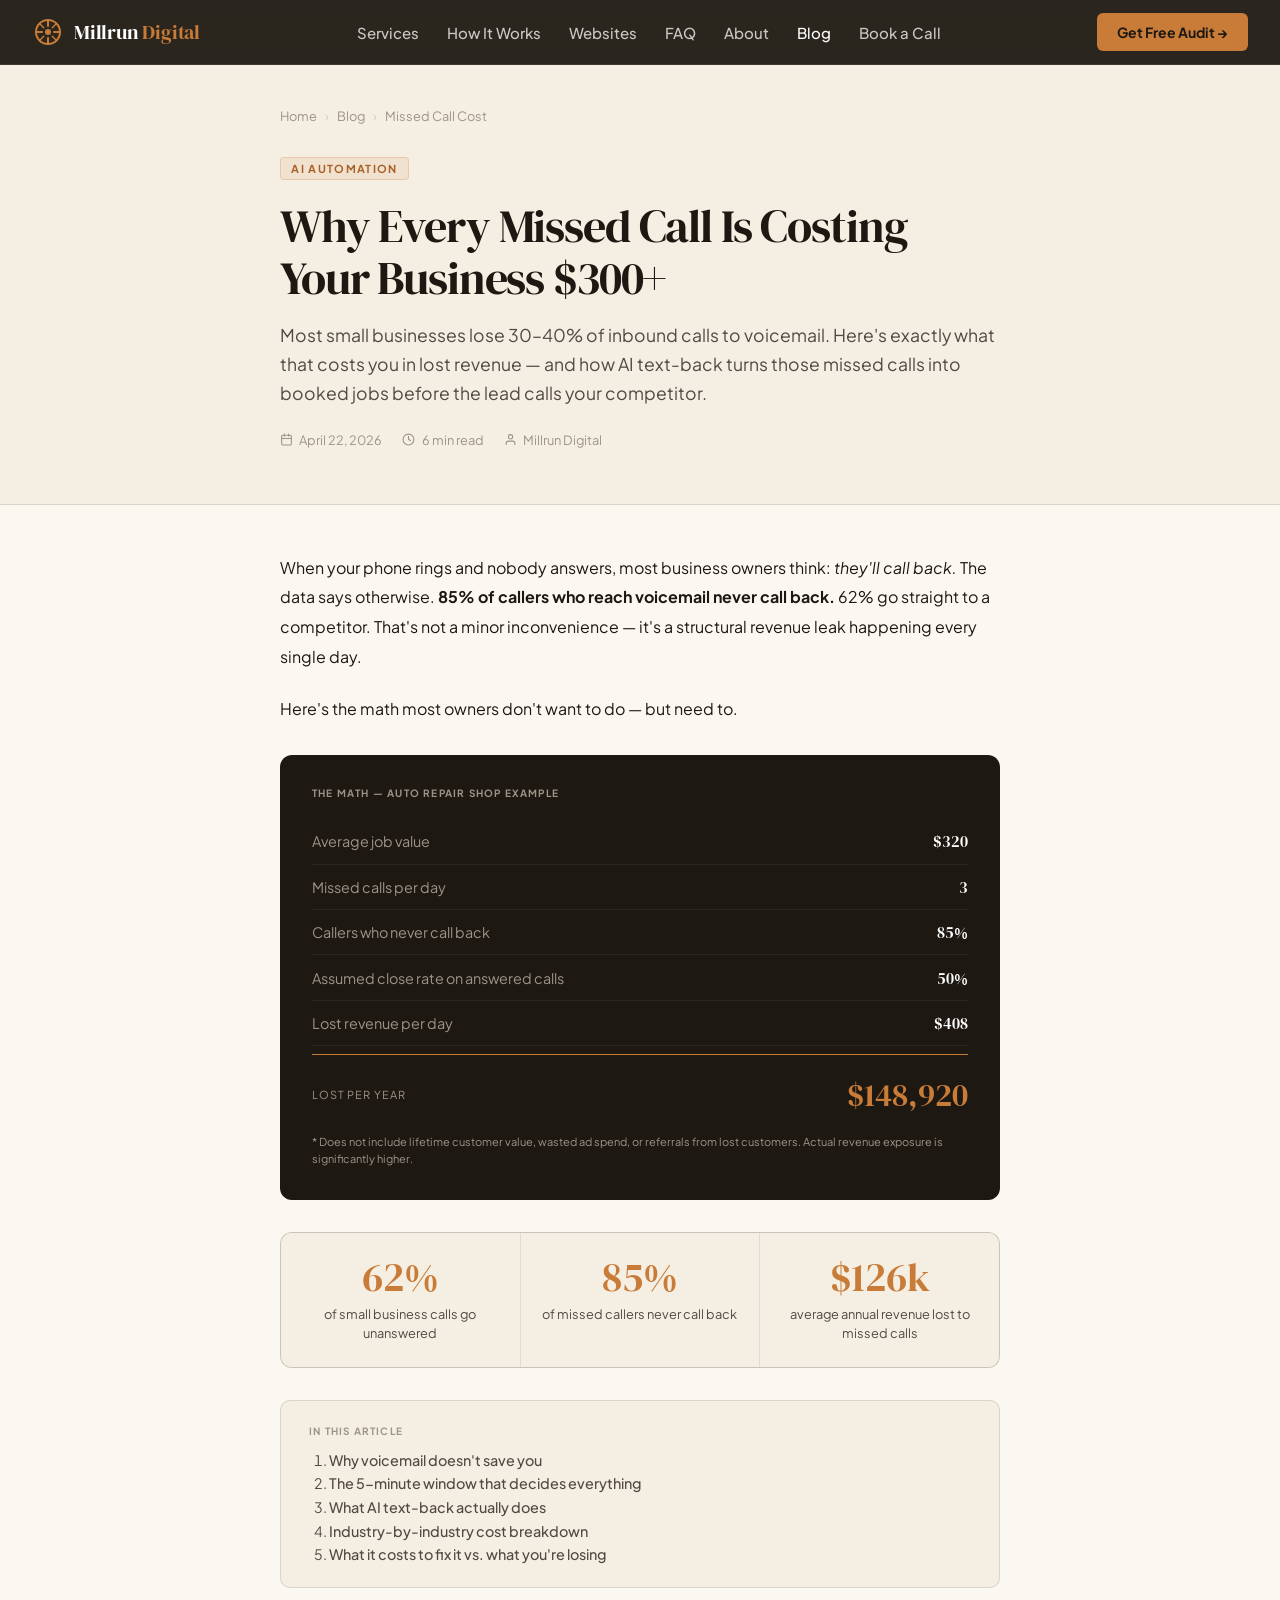
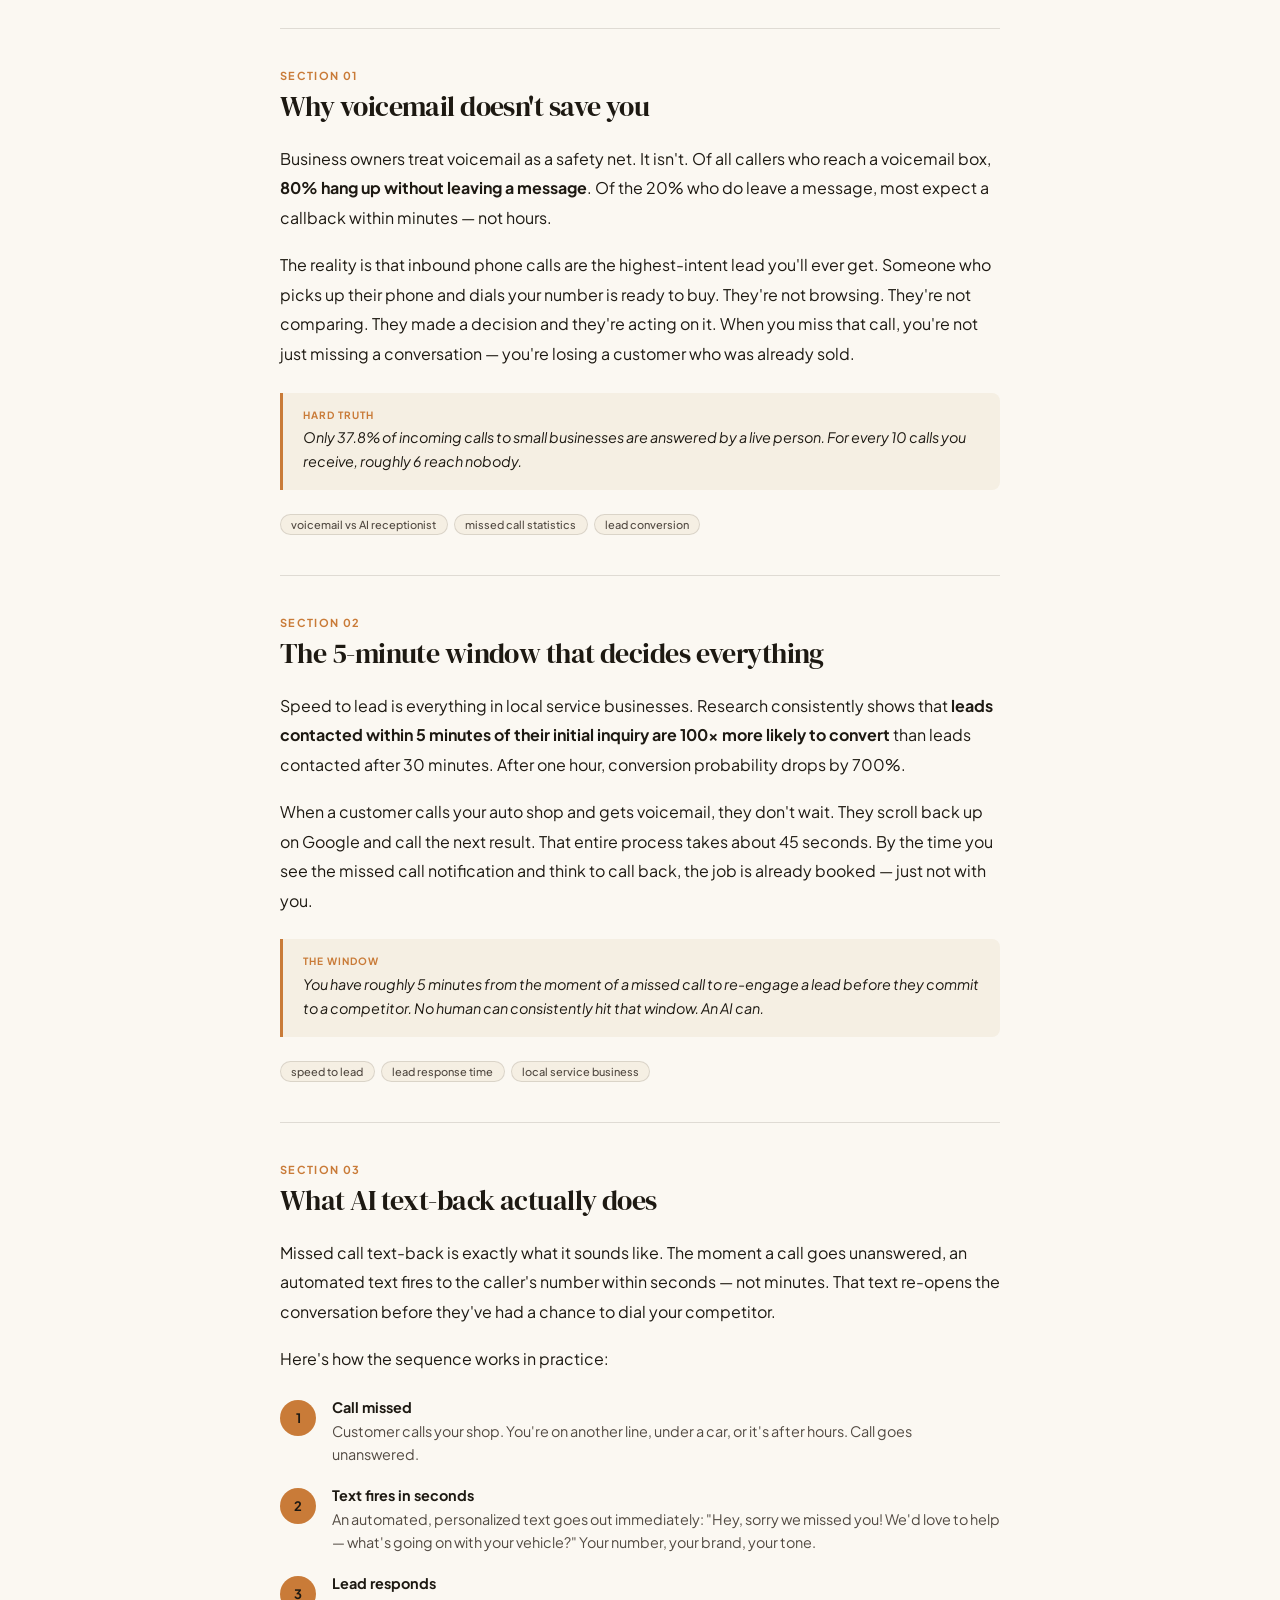
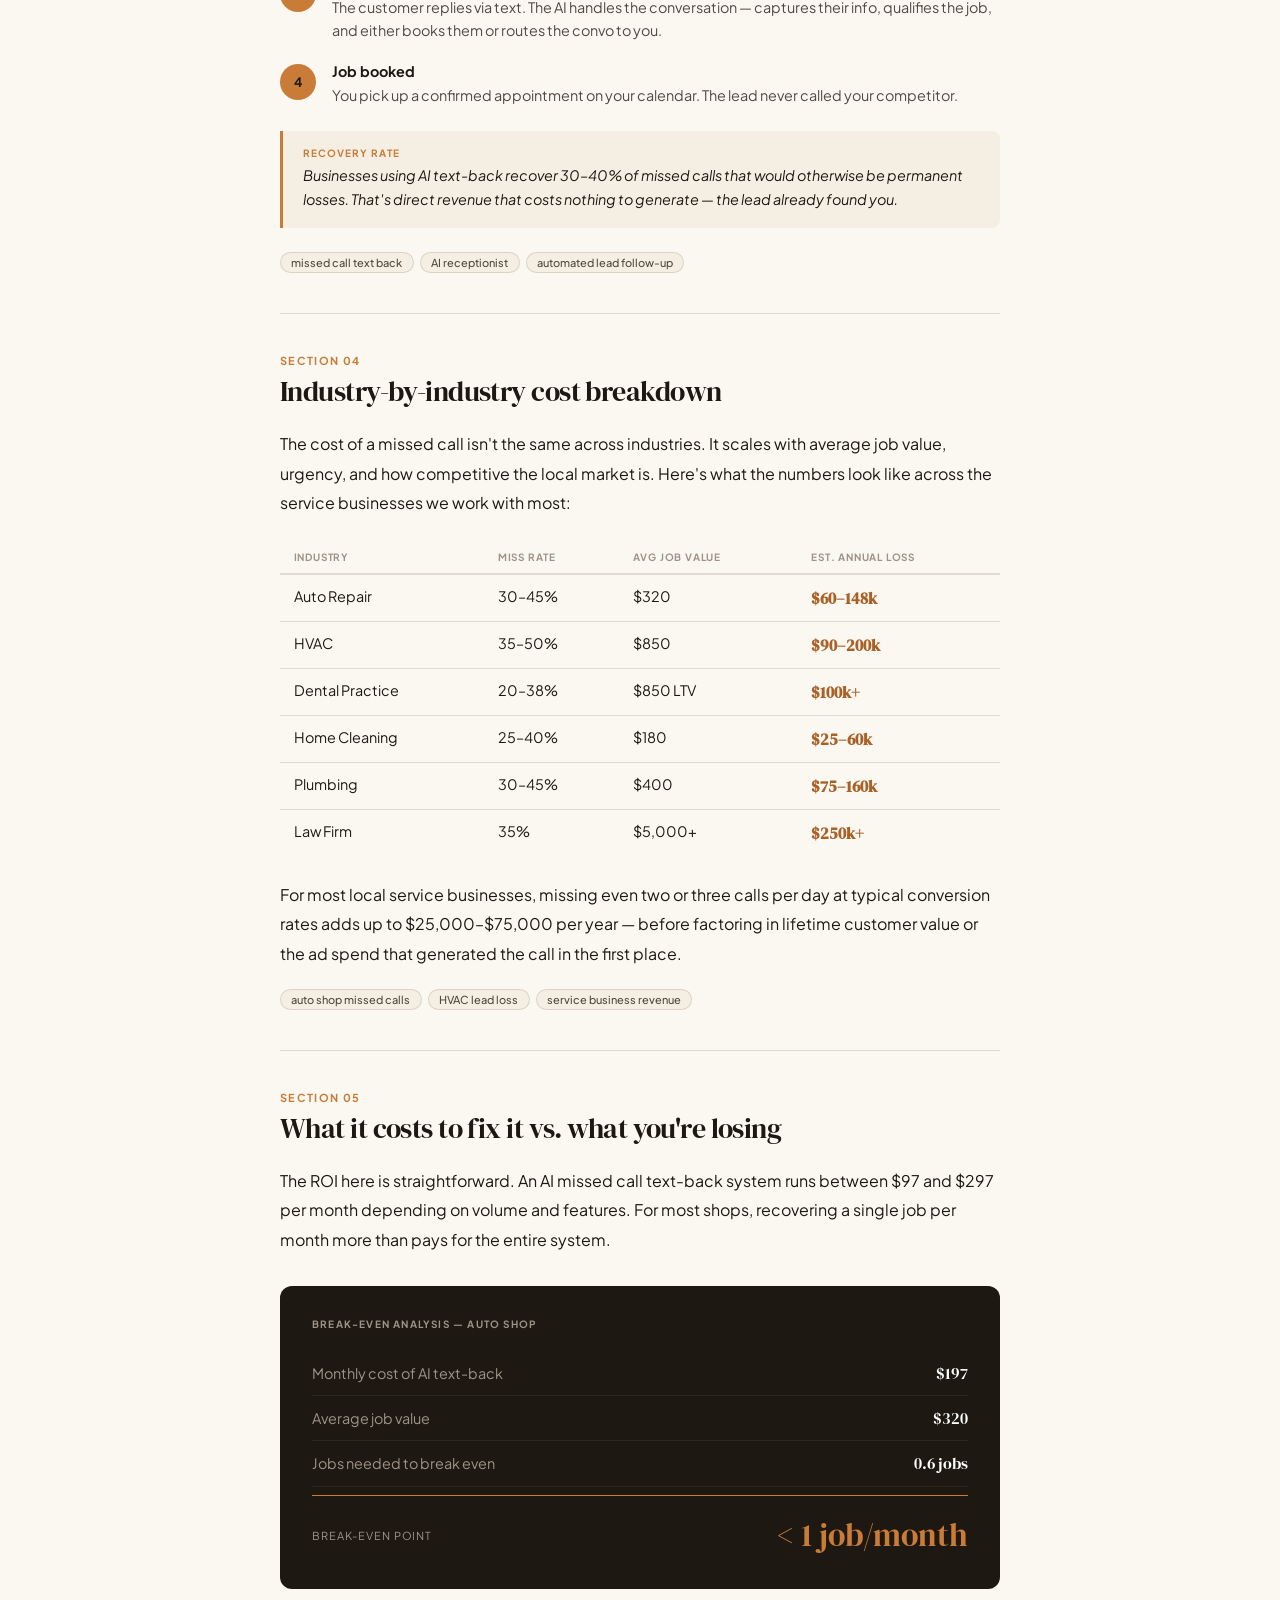
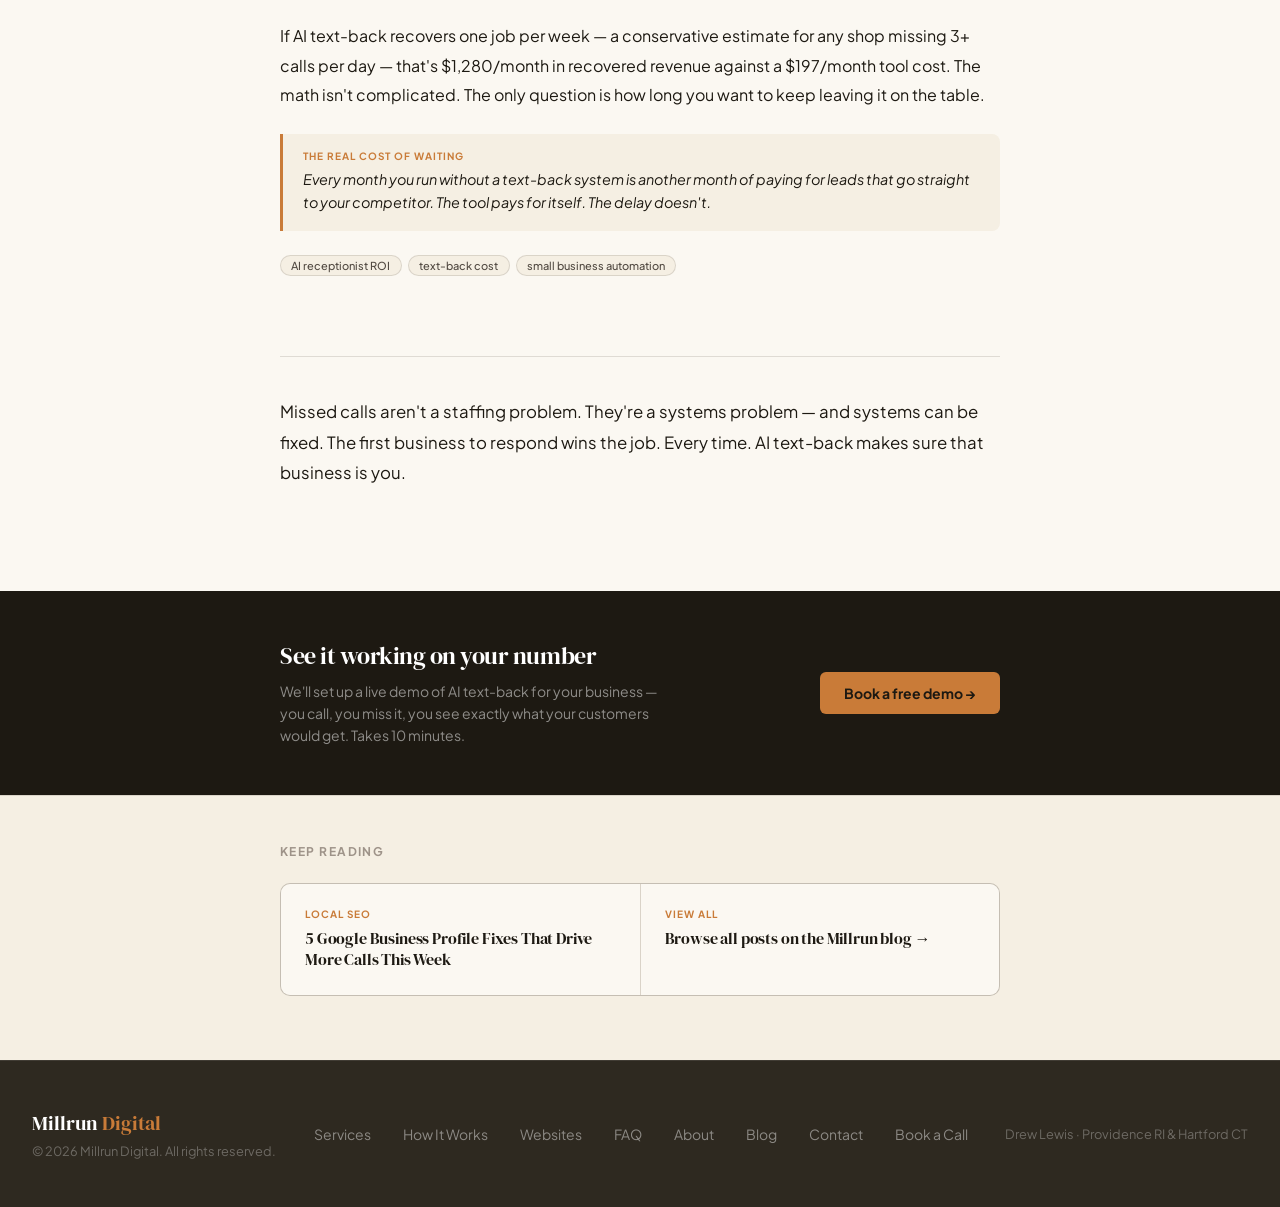
<file: blog/missed-call-text-back/index.html>
<!DOCTYPE html>
<html lang="en" class="scroll-smooth">
<head>
  <meta charset="UTF-8" />
  <meta name="viewport" content="width=device-width, initial-scale=1.0" />

  <title>Why Every Missed Call Is Costing Your Business $300+ | Millrun Digital</title>
  <meta name="description" content="Most small businesses lose 30–40% of inbound calls to voicemail — and 85% of those callers never call back. Here's the exact revenue math and how AI text-back fixes it." />
  <meta name="keywords" content="missed call cost small business, AI text-back, missed call text back, AI receptionist, lost revenue missed calls, small business missed calls, lead response time" />
  <meta name="robots" content="index, follow" />
  <link rel="canonical" href="https://millrundigital.com/blog/missed-call-text-back/" />

  <meta property="og:type" content="article" />
  <meta property="og:site_name" content="Millrun Digital" />
  <meta property="og:url" content="https://millrundigital.com/blog/missed-call-text-back/" />
  <meta property="og:title" content="Why Every Missed Call Is Costing Your Business $300+" />
  <meta property="og:description" content="Most small businesses lose 30–40% of inbound calls to voicemail. Here's exactly what that costs you — and how AI text-back turns missed calls into booked jobs." />
  <meta property="og:image" content="https://millrundigital.com/og-image.png" />
  <meta property="og:image:width" content="1200" />
  <meta property="og:image:height" content="630" />
  <meta property="og:locale" content="en_US" />
  <meta property="article:published_time" content="2026-04-22T00:00:00Z" />
  <meta property="article:author" content="Millrun Digital" />
  <meta property="article:section" content="AI Automation" />
  <meta property="article:tag" content="AI Receptionist" />
  <meta property="article:tag" content="Missed Call Text Back" />
  <meta property="article:tag" content="Small Business Automation" />

  <meta name="twitter:card" content="summary_large_image" />
  <meta name="twitter:title" content="Why Every Missed Call Is Costing Your Business $300+" />
  <meta name="twitter:description" content="Most small businesses lose 30–40% of inbound calls to voicemail. Here's the revenue math and how AI text-back fixes it." />
  <meta name="twitter:image" content="https://millrundigital.com/og-image.png" />

  <script type="application/ld+json">
  {
    "@context": "https://schema.org",
    "@graph": [
      {
        "@type": "Article",
        "headline": "Why Every Missed Call Is Costing Your Business $300+",
        "description": "Most small businesses lose 30–40% of inbound calls to voicemail and 85% of those callers never call back. Here's the revenue math and how AI text-back recovers those leads.",
        "image": "https://millrundigital.com/og-image.png",
        "datePublished": "2026-04-22T00:00:00Z",
        "dateModified": "2026-04-22T00:00:00Z",
        "author": {
          "@type": "Organization",
          "name": "Millrun Digital",
          "url": "https://millrundigital.com"
        },
        "publisher": {
          "@type": "Organization",
          "name": "Millrun Digital",
          "logo": {
            "@type": "ImageObject",
            "url": "https://millrundigital.com/millrun-digital-logo.png"
          }
        },
        "mainEntityOfPage": {
          "@type": "WebPage",
          "@id": "https://millrundigital.com/blog/missed-call-text-back/"
        },
        "keywords": "missed call cost, AI text-back, AI receptionist, missed call text back, small business automation, lead response time"
      },
      {
        "@type": "BreadcrumbList",
        "itemListElement": [
          { "@type": "ListItem", "position": 1, "name": "Home", "item": "https://millrundigital.com" },
          { "@type": "ListItem", "position": 2, "name": "Blog", "item": "https://millrundigital.com/blog/" },
          { "@type": "ListItem", "position": 3, "name": "Why Every Missed Call Is Costing Your Business $300+", "item": "https://millrundigital.com/blog/missed-call-text-back/" }
        ]
      },
      {
        "@type": "FAQPage",
        "mainEntity": [
          {
            "@type": "Question",
            "name": "How much does a missed call cost a small business?",
            "acceptedAnswer": {
              "@type": "Answer",
              "text": "The average missed call costs a small service business between $100 and $1,200 in lost revenue depending on the industry. Small businesses lose an average of $126,000 per year to unanswered calls when factoring in conversion rates, customer lifetime value, and the marketing spend already used to generate that call."
            }
          },
          {
            "@type": "Question",
            "name": "Do callers leave voicemails when a business doesn't answer?",
            "acceptedAnswer": {
              "@type": "Answer",
              "text": "Rarely. 80% of callers who reach voicemail hang up without leaving a message, and 85% of those who don't reach a live person will never call back. 62% go directly to a competitor."
            }
          },
          {
            "@type": "Question",
            "name": "What is missed call text-back and how does it work?",
            "acceptedAnswer": {
              "@type": "Answer",
              "text": "Missed call text-back is an automated system that sends a personalized text message to any caller you missed within seconds of the missed call. The text re-engages the lead before they search for a competitor, capturing contact info and starting a conversation automatically."
            }
          },
          {
            "@type": "Question",
            "name": "How fast do you need to respond to a missed call?",
            "acceptedAnswer": {
              "@type": "Answer",
              "text": "Within 5 minutes. Leads contacted within 5 minutes of their initial inquiry are 100x more likely to convert than leads contacted after 30 minutes. After 1 hour, conversion probability drops by 700%."
            }
          }
        ]
      }
    ]
  }
  </script>

  <script async src="https://www.googletagmanager.com/gtag/js?id=G-JZNGJ1P3WV"></script>
  <script>window.dataLayer=window.dataLayer||[];function gtag(){dataLayer.push(arguments);}gtag('js',new Date());gtag('config','G-JZNGJ1P3WV');</script>
  <link rel="icon" type="image/png" href="/favicon.png" />
  <link rel="apple-touch-icon" href="/favicon.png" />
  <link rel="preconnect" href="https://fonts.googleapis.com" />
  <link rel="preconnect" href="https://fonts.gstatic.com" crossorigin />
  <link href="https://fonts.googleapis.com/css2?family=DM+Serif+Display:ital@0;1&family=Plus+Jakarta+Sans:wght@300;400;500;600;700;800&display=swap" rel="stylesheet" />

  <style>
    *, *::before, *::after { box-sizing: border-box; margin: 0; padding: 0; }

    :root {
      --cream:        #F5EFE3;
      --warm-white:   #FBF8F2;
      --charcoal:     #1D1912;
      --charcoal-mid: #2E2920;
      --charcoal-soft:#3D3629;
      --amber:        #C97B38;
      --amber-dark:   #A86228;
      --amber-light:  #E8A96A;
      --stone:        #524A42;
      --stone-light:  #9E9389;
      --border:       rgba(125,114,104,0.22);
      --border-dark:  rgba(255,255,255,0.09);
    }

    html { font-family: 'Plus Jakarta Sans', sans-serif; }
    body { background: var(--warm-white); color: var(--charcoal); -webkit-font-smoothing: antialiased; }
    h1,h2,h3,h4 { font-family: 'DM Serif Display', serif; font-weight: 400; }

    /* ─── HEADER ─── */
    #site-header {
      position: fixed; top: 0; left: 0; right: 0; z-index: 50;
      background: rgba(29,25,18,0.94); backdrop-filter: blur(16px);
      border-bottom: 1px solid var(--border-dark);
    }
    .header-inner {
      max-width: 1280px; margin: 0 auto; padding: 0 2rem;
      height: 64px; display: flex; align-items: center; justify-content: space-between;
    }
    .logo { display:flex; align-items:center; gap:10px; text-decoration:none; }
    .logo-mark { width:32px; height:32px; display:flex; align-items:center; justify-content:center; }
    .logo-text { font-family:'DM Serif Display',serif; font-size:1.25rem; color:#fff; letter-spacing:-0.01em; }
    .logo-text span { color: var(--amber); }
    nav.desktop { display:flex; align-items:center; gap:1.75rem; }
    nav.desktop a { font-size:15px; color:rgba(255,255,255,0.75); text-decoration:none; font-weight:500; transition:color 0.15s; }
    nav.desktop a:hover { color:#fff; }
    nav.desktop a.active { color:#fff; }
    .btn-primary {
      display:inline-flex; align-items:center; gap:6px;
      background: var(--amber); color: var(--charcoal);
      font-family:'Plus Jakarta Sans',sans-serif; font-weight:700; font-size:0.875rem;
      padding:0.6rem 1.25rem; border-radius:6px; text-decoration:none; border:none; cursor:pointer;
      transition: background 0.15s, transform 0.1s;
    }
    .btn-primary:hover { background: var(--amber-dark); transform: translateY(-1px); }
    .hamburger { display:none; flex-direction:column; gap:5px; background:none; border:none; cursor:pointer; padding:4px; }
    .hamburger span { display:block; width:22px; height:2px; background:#fff; border-radius:2px; transition: transform 0.3s, opacity 0.3s; }
    .hamburger.open span:nth-child(1) { transform: translateY(7px) rotate(45deg); }
    .hamburger.open span:nth-child(2) { opacity:0; }
    .hamburger.open span:nth-child(3) { transform: translateY(-7px) rotate(-45deg); }
    .mobile-nav { max-height:0; overflow:hidden; transition:max-height 0.35s ease; background:var(--charcoal-mid); }
    .mobile-nav.open { max-height:400px; }
    .mobile-nav a { display:block; padding:0.75rem 2rem; font-size:0.9rem; color:rgba(255,255,255,0.75); text-decoration:none; border-bottom:1px solid rgba(255,255,255,0.05); }
    .mobile-nav a:hover { color:#fff; }
    .mobile-nav .mobile-cta { display:block; margin:1rem 2rem; }
    @media(max-width:768px){ nav.desktop,.header-cta { display:none!important; } .hamburger{ display:flex; } }

    /* ─── REVEAL ─── */
    .reveal { opacity:0; transform:translateY(20px); transition:opacity 0.6s ease, transform 0.6s ease; }
    .reveal.visible { opacity:1; transform:translateY(0); }

    /* ─── POST HERO ─── */
    .post-hero { background: var(--cream); border-bottom: 1px solid var(--border); padding: 108px 2rem 3.5rem; }
    .post-hero-inner { max-width: 720px; margin: 0 auto; }
    .post-breadcrumb { font-size: 0.8rem; color: var(--stone-light); margin-bottom: 2rem; display: flex; align-items: center; gap: 0.5rem; }
    .post-breadcrumb a { color: var(--stone-light); text-decoration: none; transition: color 0.15s; }
    .post-breadcrumb a:hover { color: var(--amber); }
    .post-breadcrumb-sep { opacity: 0.4; }
    .post-category {
      display: inline-block; font-family: 'Plus Jakarta Sans', sans-serif;
      font-size: 11px; font-weight: 700; text-transform: uppercase; letter-spacing: 0.12em;
      color: var(--amber-dark); background: rgba(201,123,56,0.1);
      border: 1px solid rgba(201,123,56,0.25); border-radius: 4px;
      padding: 0.25rem 0.65rem; margin-bottom: 1.25rem;
    }
    .post-hero h1 { font-size: clamp(1.75rem, 4vw, 2.85rem); letter-spacing: -0.025em; line-height: 1.15; color: var(--charcoal); margin-bottom: 1rem; }
    .post-subtitle { font-size: 1.1rem; color: var(--stone); line-height: 1.65; margin-bottom: 1.5rem; }
    .post-meta { display: flex; align-items: center; gap: 1.25rem; flex-wrap: wrap; }
    .post-meta-item { display: flex; align-items: center; gap: 0.4rem; font-size: 0.8rem; color: var(--stone-light); }

    /* ─── BODY WRAP ─── */
    .post-body-wrap { background: var(--warm-white); padding: 3rem 2rem 5rem; }
    .post-body { max-width: 720px; margin: 0 auto; }
    .post-body p { font-size: 1rem; line-height: 1.85; color: var(--charcoal); margin-bottom: 1.4rem; }
    .post-body strong { font-weight: 700; }
    .post-body em { font-style: italic; }
    .post-body a { color: var(--amber-dark); text-decoration: underline; text-underline-offset: 3px; font-weight: 500; transition: color 0.15s; }
    .post-body a:hover { color: var(--amber); }

    /* ─── COST CALC ─── */
    .cost-calc {
      background: var(--charcoal); border-radius: 12px;
      padding: 2rem; margin: 2rem 0;
    }
    .cost-calc-label {
      font-family: 'Plus Jakarta Sans', sans-serif; font-size: 10px; font-weight: 700;
      text-transform: uppercase; letter-spacing: 0.12em;
      color: var(--stone-light); margin-bottom: 1.25rem;
    }
    .cost-calc-row {
      display: flex; justify-content: space-between; align-items: center;
      padding: 0.7rem 0; border-bottom: 1px solid rgba(255,255,255,0.06);
      font-size: 0.9rem;
    }
    .cost-calc-row:last-of-type { border-bottom: none; }
    .cost-calc-row .label { color: var(--stone-light); }
    .cost-calc-row .value { font-family: 'DM Serif Display', serif; font-weight: 400; color: #fff; font-size: 1rem; }
    .cost-calc-total {
      display: flex; justify-content: space-between; align-items: center;
      padding-top: 1.1rem; margin-top: 0.5rem;
      border-top: 1px solid var(--amber);
    }
    .cost-calc-total .label { font-family: 'Plus Jakarta Sans', sans-serif; font-size: 11px; text-transform: uppercase; letter-spacing: 0.08em; color: var(--stone-light); }
    .cost-calc-total .value { font-family: 'DM Serif Display', serif; font-size: 2rem; color: var(--amber); }
    .cost-note { font-family: 'Plus Jakarta Sans', sans-serif; font-size: 11px; color: var(--stone-light); margin-top: 1rem; line-height: 1.6; }

    /* ─── STATS ─── */
    .stat-row {
      display: grid; grid-template-columns: repeat(3, 1fr);
      gap: 1px; background: var(--border);
      border: 1px solid var(--border); border-radius: 12px;
      overflow: hidden; margin: 2rem 0;
    }
    .stat-card { background: var(--cream); padding: 1.5rem 1.25rem; text-align: center; }
    .stat-num { font-family: 'DM Serif Display', serif; font-size: 2.5rem; line-height: 1; color: var(--amber); margin-bottom: 0.5rem; }
    .stat-label { font-size: 0.8rem; color: var(--stone); line-height: 1.5; }
    @media(max-width:560px){ .stat-row { grid-template-columns: 1fr; } }

    /* ─── TOC ─── */
    .toc {
      background: var(--cream); border: 1px solid var(--border);
      border-radius: 10px; padding: 1.5rem 1.75rem; margin: 2rem 0 2.5rem;
    }
    .toc-label { font-family: 'Plus Jakarta Sans', sans-serif; font-size: 10px; font-weight: 700; letter-spacing: 0.12em; text-transform: uppercase; color: var(--stone-light); margin-bottom: 0.85rem; }
    .toc ol { margin: 0; padding-left: 1.25rem; display: flex; flex-direction: column; gap: 0.35rem; }
    .toc ol li { font-size: 0.9rem; color: var(--stone); }
    .toc ol a { color: var(--stone); text-decoration: none; transition: color 0.15s; }
    .toc ol a:hover { color: var(--amber); }

    /* ─── SECTION BLOCKS ─── */
    .section-block { padding: 2.5rem 0; border-top: 1px solid var(--border); }
    .section-block:first-of-type { border-top: none; padding-top: 0; }
    .section-number { font-family: 'Plus Jakarta Sans', sans-serif; font-size: 11px; font-weight: 700; text-transform: uppercase; letter-spacing: 0.12em; color: var(--amber); margin-bottom: 0.5rem; }
    .section-heading { font-size: clamp(1.3rem, 2.5vw, 1.75rem); letter-spacing: -0.02em; line-height: 1.2; margin-bottom: 1.25rem; color: var(--charcoal); }
    .section-body p { font-size: 1rem; line-height: 1.85; color: var(--charcoal); margin-bottom: 1.1rem; }

    /* ─── CALLOUT ─── */
    .callout { background: var(--cream); border-left: 3px solid var(--amber); border-radius: 0 8px 8px 0; padding: 1rem 1.25rem; margin: 1.5rem 0; }
    .callout-label { font-family: 'Plus Jakarta Sans', sans-serif; font-size: 10px; font-weight: 700; text-transform: uppercase; letter-spacing: 0.1em; color: var(--amber); margin-bottom: 0.35rem; }
    .callout p { font-size: 0.9rem !important; line-height: 1.65 !important; color: var(--charcoal) !important; margin: 0 !important; font-style: italic; }

    /* ─── TIMELINE ─── */
    .timeline { margin: 1.5rem 0; display: flex; flex-direction: column; gap: 1.25rem; }
    .timeline-step { display: flex; gap: 1rem; align-items: flex-start; }
    .timeline-dot {
      width: 36px; height: 36px; border-radius: 50%;
      background: var(--amber); color: var(--charcoal);
      font-family: 'Plus Jakarta Sans', sans-serif; font-size: 13px; font-weight: 700;
      display: flex; align-items: center; justify-content: center; flex-shrink: 0; margin-top: 2px;
    }
    .timeline-content h4 { font-family: 'Plus Jakarta Sans', sans-serif; font-size: 0.9rem; font-weight: 700; color: var(--charcoal); margin-bottom: 0.25rem; }
    .timeline-content p { font-size: 0.9rem !important; color: var(--stone) !important; margin: 0 !important; line-height: 1.6; }

    /* ─── ROI TABLE ─── */
    .roi-table { width: 100%; border-collapse: collapse; margin: 1.5rem 0; font-size: 0.9rem; }
    .roi-table th {
      font-family: 'Plus Jakarta Sans', sans-serif; font-size: 10px; font-weight: 700;
      text-transform: uppercase; letter-spacing: 0.08em; color: var(--stone-light);
      text-align: left; padding: 0.6rem 0.85rem; border-bottom: 2px solid var(--border);
    }
    .roi-table td { padding: 0.75rem 0.85rem; border-bottom: 1px solid var(--border); color: var(--charcoal); vertical-align: top; }
    .roi-table tr:last-child td { border-bottom: none; }
    .roi-table .highlight { color: var(--amber-dark); font-weight: 700; font-family: 'DM Serif Display', serif; font-size: 1rem; }

    /* ─── CHIPS ─── */
    .chip-row { display: flex; flex-wrap: wrap; gap: 6px; margin-top: 1.25rem; }
    .chip { display: inline-block; background: var(--cream); border: 1px solid var(--border); color: var(--stone); font-family: 'Plus Jakarta Sans', sans-serif; font-size: 11px; font-weight: 500; padding: 0.2rem 0.65rem; border-radius: 999px; }

    /* ─── CLOSING ─── */
    .post-closing { border-top: 1px solid var(--border); padding-top: 2.5rem; margin-top: 2.5rem; }
    .post-closing p { font-size: 1.05rem; line-height: 1.8; }

    /* ─── POST CTA ─── */
    .post-cta-wrap { background: var(--charcoal); padding: 3rem 2rem; }
    .post-cta { max-width: 720px; margin: 0 auto; display: flex; align-items: center; justify-content: space-between; gap: 2rem; flex-wrap: wrap; }
    .post-cta-left h3 { color: #fff; font-size: 1.5rem; letter-spacing: -0.02em; margin-bottom: 0.5rem; }
    .post-cta-left p { color: rgba(255,255,255,0.5); font-size: 0.875rem; line-height: 1.6; max-width: 380px; }
    .btn-amber-cta { display: inline-flex; align-items: center; gap: 6px; background: var(--amber); color: var(--charcoal); font-family: 'Plus Jakarta Sans', sans-serif; font-weight: 700; font-size: 0.875rem; padding: 0.75rem 1.5rem; border-radius: 6px; text-decoration: none; white-space: nowrap; transition: background 0.15s, transform 0.1s; }
    .btn-amber-cta:hover { background: var(--amber-dark); transform: translateY(-1px); }

    /* ─── RELATED ─── */
    .related-wrap { background: var(--cream); border-top: 1px solid var(--border); padding: 3rem 2rem 4rem; }
    .related-inner { max-width: 720px; margin: 0 auto; }
    .related-inner h3 { font-family: 'Plus Jakarta Sans', sans-serif; font-size: 0.75rem; font-weight: 700; text-transform: uppercase; letter-spacing: 0.12em; color: var(--stone-light); margin-bottom: 1.5rem; }
    .related-grid { display: grid; grid-template-columns: 1fr 1fr; gap: 1px; background: var(--border); border: 1px solid var(--border); border-radius: 10px; overflow: hidden; }
    .related-card { background: var(--warm-white); padding: 1.5rem; text-decoration: none; color: var(--charcoal); display: flex; flex-direction: column; gap: 0.5rem; transition: background 0.15s; }
    .related-card:hover { background: #fff; }
    .related-tag { font-size: 10px; font-weight: 700; text-transform: uppercase; letter-spacing: 0.1em; color: var(--amber); }
    .related-title { font-family: 'DM Serif Display', serif; font-size: 1rem; line-height: 1.35; letter-spacing: -0.01em; }
    @media(max-width:600px){ .related-grid { grid-template-columns: 1fr; } }

    /* ─── FOOTER ─── */
    footer { background: var(--charcoal-mid); border-top:1px solid var(--border-dark); padding:3rem 2rem; }
    .footer-inner { max-width:1280px; margin:0 auto; display:flex; justify-content:space-between; align-items:center; flex-wrap:wrap; gap:2rem; }
    .footer-logo { font-family:'DM Serif Display',serif; font-size:1.25rem; color:#fff; }
    .footer-logo span { color:var(--amber); }
    .footer-links { display:flex; gap:2rem; flex-wrap:wrap; }
    .footer-links a { font-size:0.875rem; color:rgba(255,255,255,0.45); text-decoration:none; transition:color 0.15s; }
    .footer-links a:hover { color:#fff; }
    .footer-copy { font-size:0.8rem; color:rgba(255,255,255,0.3); }

    /* ─── BACK TO TOP ─── */
    #back-to-top { position:fixed; bottom:96px; right:24px; z-index:9998; width:44px; height:44px; border-radius:50%; background:var(--charcoal); border:1px solid rgba(201,123,56,0.4); color:var(--amber); cursor:pointer; display:flex; align-items:center; justify-content:center; opacity:0; pointer-events:none; transition:opacity 0.3s ease, transform 0.2s ease, background 0.15s; box-shadow:0 4px 16px rgba(0,0,0,0.25); }
    #back-to-top.visible { opacity:1; pointer-events:auto; }
    #back-to-top:hover { background:var(--amber); color:var(--charcoal); transform:translateY(-2px); }
    @media(max-width:480px){ #back-to-top { bottom:88px; right:16px; } }
  </style>
</head>
<body>

<!-- ── HEADER ── -->
<header id="site-header">
  <div class="header-inner">
    <a href="/" class="logo">
      <div class="logo-mark">
        <svg width="28" height="28" viewBox="0 0 28 28" fill="none" xmlns="http://www.w3.org/2000/svg">
          <circle cx="14" cy="14" r="12" stroke="#C97B38" stroke-width="2"/>
          <circle cx="14" cy="14" r="3" fill="#C97B38"/>
          <line x1="14" y1="2" x2="14" y2="8" stroke="#C97B38" stroke-width="2" stroke-linecap="round"/>
          <line x1="14" y1="20" x2="14" y2="26" stroke="#C97B38" stroke-width="2" stroke-linecap="round"/>
          <line x1="2" y1="14" x2="8" y2="14" stroke="#C97B38" stroke-width="2" stroke-linecap="round"/>
          <line x1="20" y1="14" x2="26" y2="14" stroke="#C97B38" stroke-width="2" stroke-linecap="round"/>
          <line x1="5.5" y1="5.5" x2="9.75" y2="9.75" stroke="#C97B38" stroke-width="1.5" stroke-linecap="round"/>
          <line x1="18.25" y1="18.25" x2="22.5" y2="22.5" stroke="#C97B38" stroke-width="1.5" stroke-linecap="round"/>
          <line x1="22.5" y1="5.5" x2="18.25" y2="9.75" stroke="#C97B38" stroke-width="1.5" stroke-linecap="round"/>
          <line x1="9.75" y1="18.25" x2="5.5" y2="22.5" stroke="#C97B38" stroke-width="1.5" stroke-linecap="round"/>
        </svg>
      </div>
      <span class="logo-text">Millrun <span>Digital</span></span>
    </a>
    <nav class="desktop">
      <a href="/#services">Services</a>
      <a href="/#how-it-works">How It Works</a>
      <a href="/websites.html">Websites</a>
      <a href="/#faq">FAQ</a>
      <a href="/about.html">About</a>
      <a href="/blog/" class="active">Blog</a>
      <a href="https://scheduler.zoom.us/drew-lewis-iikya8" target="_blank" rel="noopener">Book a Call</a>
    </nav>
    <a href="/#contact" class="btn-primary header-cta">Get Free Audit →</a>
    <button class="hamburger" id="hamburger-btn" aria-label="Menu">
      <span></span><span></span><span></span>
    </button>
  </div>
  <div class="mobile-nav" id="mobile-nav">
    <a href="/#services">Services</a>
    <a href="/#how-it-works">How It Works</a>
    <a href="/websites.html">Websites</a>
    <a href="/#faq">FAQ</a>
    <a href="/about.html">About</a>
    <a href="/blog/">Blog</a>
    <a href="https://scheduler.zoom.us/drew-lewis-iikya8" target="_blank" rel="noopener">Book a Call with Andrew</a>
    <div class="mobile-cta"><a href="/#contact" class="btn-primary" style="justify-content:center">Get Free Audit →</a></div>
  </div>
</header>

<!-- ── POST HERO ── -->
<section class="post-hero">
  <div class="post-hero-inner">
    <nav class="post-breadcrumb" aria-label="Breadcrumb">
      <a href="/">Home</a>
      <span class="post-breadcrumb-sep">›</span>
      <a href="/blog/">Blog</a>
      <span class="post-breadcrumb-sep">›</span>
      <span>Missed Call Cost</span>
    </nav>

    <span class="post-category">AI Automation</span>

    <h1>Why Every Missed Call Is Costing Your Business $300+</h1>
    <p class="post-subtitle">Most small businesses lose 30–40% of inbound calls to voicemail. Here's exactly what that costs you in lost revenue — and how AI text-back turns those missed calls into booked jobs before the lead calls your competitor.</p>

    <div class="post-meta">
      <div class="post-meta-item">
        <svg width="13" height="13" viewBox="0 0 24 24" fill="none" stroke="currentColor" stroke-width="2" stroke-linecap="round" stroke-linejoin="round"><rect x="3" y="4" width="18" height="18" rx="2"/><line x1="16" y1="2" x2="16" y2="6"/><line x1="8" y1="2" x2="8" y2="6"/><line x1="3" y1="10" x2="21" y2="10"/></svg>
        April 22, 2026
      </div>
      <div class="post-meta-item">
        <svg width="13" height="13" viewBox="0 0 24 24" fill="none" stroke="currentColor" stroke-width="2" stroke-linecap="round" stroke-linejoin="round"><circle cx="12" cy="12" r="10"/><polyline points="12 6 12 12 16 14"/></svg>
        6 min read
      </div>
      <div class="post-meta-item">
        <svg width="13" height="13" viewBox="0 0 24 24" fill="none" stroke="currentColor" stroke-width="2" stroke-linecap="round" stroke-linejoin="round"><path d="M20 21v-2a4 4 0 00-4-4H8a4 4 0 00-4 4v2"/><circle cx="12" cy="7" r="4"/></svg>
        Millrun Digital
      </div>
    </div>
  </div>
</section>

<!-- ── POST BODY ── -->
<div class="post-body-wrap">
  <div class="post-body">

    <p>When your phone rings and nobody answers, most business owners think: <em>they'll call back.</em> The data says otherwise. <strong>85% of callers who reach voicemail never call back.</strong> 62% go straight to a competitor. That's not a minor inconvenience — it's a structural revenue leak happening every single day.</p>
    <p>Here's the math most owners don't want to do — but need to.</p>

    <div class="cost-calc reveal">
      <div class="cost-calc-label">The Math — Auto Repair Shop Example</div>
      <div class="cost-calc-row"><span class="label">Average job value</span><span class="value">$320</span></div>
      <div class="cost-calc-row"><span class="label">Missed calls per day</span><span class="value">3</span></div>
      <div class="cost-calc-row"><span class="label">Callers who never call back</span><span class="value">85%</span></div>
      <div class="cost-calc-row"><span class="label">Assumed close rate on answered calls</span><span class="value">50%</span></div>
      <div class="cost-calc-row"><span class="label">Lost revenue per day</span><span class="value">$408</span></div>
      <div class="cost-calc-total">
        <span class="label">Lost per year</span>
        <span class="value">$148,920</span>
      </div>
      <div class="cost-note">* Does not include lifetime customer value, wasted ad spend, or referrals from lost customers. Actual revenue exposure is significantly higher.</div>
    </div>

    <div class="stat-row reveal">
      <div class="stat-card"><div class="stat-num">62%</div><div class="stat-label">of small business calls go unanswered</div></div>
      <div class="stat-card"><div class="stat-num">85%</div><div class="stat-label">of missed callers never call back</div></div>
      <div class="stat-card"><div class="stat-num">$126k</div><div class="stat-label">average annual revenue lost to missed calls</div></div>
    </div>

    <div class="toc reveal">
      <div class="toc-label">In this article</div>
      <ol>
        <li><a href="#section-1">Why voicemail doesn't save you</a></li>
        <li><a href="#section-2">The 5-minute window that decides everything</a></li>
        <li><a href="#section-3">What AI text-back actually does</a></li>
        <li><a href="#section-4">Industry-by-industry cost breakdown</a></li>
        <li><a href="#section-5">What it costs to fix it vs. what you're losing</a></li>
      </ol>
    </div>

    <!-- Section 1 -->
    <div class="section-block reveal" id="section-1">
      <div class="section-number">Section 01</div>
      <h2 class="section-heading">Why voicemail doesn't save you</h2>
      <div class="section-body">
        <p>Business owners treat voicemail as a safety net. It isn't. Of all callers who reach a voicemail box, <strong>80% hang up without leaving a message</strong>. Of the 20% who do leave a message, most expect a callback within minutes — not hours.</p>
        <p>The reality is that inbound phone calls are the highest-intent lead you'll ever get. Someone who picks up their phone and dials your number is ready to buy. They're not browsing. They're not comparing. They made a decision and they're acting on it. When you miss that call, you're not just missing a conversation — you're losing a customer who was already sold.</p>
        <div class="callout">
          <div class="callout-label">Hard truth</div>
          <p>Only 37.8% of incoming calls to small businesses are answered by a live person. For every 10 calls you receive, roughly 6 reach nobody.</p>
        </div>
      </div>
      <div class="chip-row">
        <span class="chip">voicemail vs AI receptionist</span>
        <span class="chip">missed call statistics</span>
        <span class="chip">lead conversion</span>
      </div>
    </div>

    <!-- Section 2 -->
    <div class="section-block reveal" id="section-2">
      <div class="section-number">Section 02</div>
      <h2 class="section-heading">The 5-minute window that decides everything</h2>
      <div class="section-body">
        <p>Speed to lead is everything in local service businesses. Research consistently shows that <strong>leads contacted within 5 minutes of their initial inquiry are 100x more likely to convert</strong> than leads contacted after 30 minutes. After one hour, conversion probability drops by 700%.</p>
        <p>When a customer calls your auto shop and gets voicemail, they don't wait. They scroll back up on Google and call the next result. That entire process takes about 45 seconds. By the time you see the missed call notification and think to call back, the job is already booked — just not with you.</p>
        <div class="callout">
          <div class="callout-label">The window</div>
          <p>You have roughly 5 minutes from the moment of a missed call to re-engage a lead before they commit to a competitor. No human can consistently hit that window. An AI can.</p>
        </div>
      </div>
      <div class="chip-row">
        <span class="chip">speed to lead</span>
        <span class="chip">lead response time</span>
        <span class="chip">local service business</span>
      </div>
    </div>

    <!-- Section 3 -->
    <div class="section-block reveal" id="section-3">
      <div class="section-number">Section 03</div>
      <h2 class="section-heading">What AI text-back actually does</h2>
      <div class="section-body">
        <p>Missed call text-back is exactly what it sounds like. The moment a call goes unanswered, an automated text fires to the caller's number within seconds — not minutes. That text re-opens the conversation before they've had a chance to dial your competitor.</p>
        <p>Here's how the sequence works in practice:</p>
        <div class="timeline">
          <div class="timeline-step">
            <div class="timeline-dot">1</div>
            <div class="timeline-content">
              <h4>Call missed</h4>
              <p>Customer calls your shop. You're on another line, under a car, or it's after hours. Call goes unanswered.</p>
            </div>
          </div>
          <div class="timeline-step">
            <div class="timeline-dot">2</div>
            <div class="timeline-content">
              <h4>Text fires in seconds</h4>
              <p>An automated, personalized text goes out immediately: "Hey, sorry we missed you! We'd love to help — what's going on with your vehicle?" Your number, your brand, your tone.</p>
            </div>
          </div>
          <div class="timeline-step">
            <div class="timeline-dot">3</div>
            <div class="timeline-content">
              <h4>Lead responds</h4>
              <p>The customer replies via text. The AI handles the conversation — captures their info, qualifies the job, and either books them or routes the convo to you.</p>
            </div>
          </div>
          <div class="timeline-step">
            <div class="timeline-dot">4</div>
            <div class="timeline-content">
              <h4>Job booked</h4>
              <p>You pick up a confirmed appointment on your calendar. The lead never called your competitor.</p>
            </div>
          </div>
        </div>
        <div class="callout">
          <div class="callout-label">Recovery rate</div>
          <p>Businesses using AI text-back recover 30–40% of missed calls that would otherwise be permanent losses. That's direct revenue that costs nothing to generate — the lead already found you.</p>
        </div>
      </div>
      <div class="chip-row">
        <span class="chip">missed call text back</span>
        <span class="chip">AI receptionist</span>
        <span class="chip">automated lead follow-up</span>
      </div>
    </div>

    <!-- Section 4 -->
    <div class="section-block reveal" id="section-4">
      <div class="section-number">Section 04</div>
      <h2 class="section-heading">Industry-by-industry cost breakdown</h2>
      <div class="section-body">
        <p>The cost of a missed call isn't the same across industries. It scales with average job value, urgency, and how competitive the local market is. Here's what the numbers look like across the service businesses we work with most:</p>
        <table class="roi-table" aria-label="Missed call cost by industry">
          <thead>
            <tr>
              <th>Industry</th>
              <th>Miss Rate</th>
              <th>Avg Job Value</th>
              <th>Est. Annual Loss</th>
            </tr>
          </thead>
          <tbody>
            <tr><td>Auto Repair</td><td>30–45%</td><td>$320</td><td class="highlight">$60–148k</td></tr>
            <tr><td>HVAC</td><td>35–50%</td><td>$850</td><td class="highlight">$90–200k</td></tr>
            <tr><td>Dental Practice</td><td>20–38%</td><td>$850 LTV</td><td class="highlight">$100k+</td></tr>
            <tr><td>Home Cleaning</td><td>25–40%</td><td>$180</td><td class="highlight">$25–60k</td></tr>
            <tr><td>Plumbing</td><td>30–45%</td><td>$400</td><td class="highlight">$75–160k</td></tr>
            <tr><td>Law Firm</td><td>35%</td><td>$5,000+</td><td class="highlight">$250k+</td></tr>
          </tbody>
        </table>
        <p>For most local service businesses, missing even two or three calls per day at typical conversion rates adds up to $25,000–$75,000 per year — before factoring in lifetime customer value or the ad spend that generated the call in the first place.</p>
      </div>
      <div class="chip-row">
        <span class="chip">auto shop missed calls</span>
        <span class="chip">HVAC lead loss</span>
        <span class="chip">service business revenue</span>
      </div>
    </div>

    <!-- Section 5 -->
    <div class="section-block reveal" id="section-5">
      <div class="section-number">Section 05</div>
      <h2 class="section-heading">What it costs to fix it vs. what you're losing</h2>
      <div class="section-body">
        <p>The ROI here is straightforward. An AI missed call text-back system runs between $97 and $297 per month depending on volume and features. For most shops, recovering a single job per month more than pays for the entire system.</p>
        <div class="cost-calc">
          <div class="cost-calc-label">Break-even analysis — Auto Shop</div>
          <div class="cost-calc-row"><span class="label">Monthly cost of AI text-back</span><span class="value">$197</span></div>
          <div class="cost-calc-row"><span class="label">Average job value</span><span class="value">$320</span></div>
          <div class="cost-calc-row"><span class="label">Jobs needed to break even</span><span class="value">0.6 jobs</span></div>
          <div class="cost-calc-total">
            <span class="label">Break-even point</span>
            <span class="value">&lt; 1 job/month</span>
          </div>
        </div>
        <p>If AI text-back recovers one job per week — a conservative estimate for any shop missing 3+ calls per day — that's $1,280/month in recovered revenue against a $197/month tool cost. The math isn't complicated. The only question is how long you want to keep leaving it on the table.</p>
        <div class="callout">
          <div class="callout-label">The real cost of waiting</div>
          <p>Every month you run without a text-back system is another month of paying for leads that go straight to your competitor. The tool pays for itself. The delay doesn't.</p>
        </div>
      </div>
      <div class="chip-row">
        <span class="chip">AI receptionist ROI</span>
        <span class="chip">text-back cost</span>
        <span class="chip">small business automation</span>
      </div>
    </div>

    <div class="post-closing reveal">
      <p>Missed calls aren't a staffing problem. They're a systems problem — and systems can be fixed. The first business to respond wins the job. Every time. AI text-back makes sure that business is you.</p>
    </div>

  </div>
</div>

<!-- ── POST CTA ── -->
<div class="post-cta-wrap">
  <div class="post-cta reveal">
    <div class="post-cta-left">
      <h3>See it working on your number</h3>
      <p>We'll set up a live demo of AI text-back for your business — you call, you miss it, you see exactly what your customers would get. Takes 10 minutes.</p>
    </div>
    <a href="/#contact" class="btn-amber-cta">Book a free demo →</a>
  </div>
</div>

<!-- ── RELATED ── -->
<div class="related-wrap">
  <div class="related-inner">
    <h3>Keep reading</h3>
    <div class="related-grid">
      <a class="related-card" href="/blog/google-business-profile-tips/">
        <span class="related-tag">Local SEO</span>
        <span class="related-title">5 Google Business Profile Fixes That Drive More Calls This Week</span>
      </a>
      <a class="related-card" href="/blog/">
        <span class="related-tag">View all</span>
        <span class="related-title">Browse all posts on the Millrun blog →</span>
      </a>
    </div>
  </div>
</div>

<!-- ── FOOTER ── -->
<footer>
  <div class="footer-inner">
    <div>
      <div class="footer-logo">Millrun <span>Digital</span></div>
      <div class="footer-copy" style="margin-top:0.4rem;">© 2026 Millrun Digital. All rights reserved.</div>
    </div>
    <div class="footer-links">
      <a href="/#services">Services</a>
      <a href="/#how-it-works">How It Works</a>
      <a href="/websites.html">Websites</a>
      <a href="/#faq">FAQ</a>
      <a href="/about.html">About</a>
      <a href="/blog/">Blog</a>
      <a href="/#contact">Contact</a>
      <a href="https://scheduler.zoom.us/drew-lewis-iikya8" target="_blank" rel="noopener">Book a Call</a>
    </div>
    <div class="footer-copy">Drew Lewis · Providence RI &amp; Hartford CT</div>
  </div>
</footer>

<button id="back-to-top" aria-label="Back to top">
  <svg width="18" height="18" viewBox="0 0 24 24" fill="none" stroke="currentColor" stroke-width="2.5" stroke-linecap="round" stroke-linejoin="round"><path d="M18 15l-6-6-6 6"/></svg>
</button>

<script>
  const observer = new IntersectionObserver(entries => {
    entries.forEach(e => { if (e.isIntersecting) e.target.classList.add('visible'); });
  }, { threshold: 0.08 });
  document.querySelectorAll('.reveal').forEach(el => observer.observe(el));

  const ham = document.getElementById('hamburger-btn');
  const mobileNav = document.getElementById('mobile-nav');
  ham.addEventListener('click', () => { ham.classList.toggle('open'); mobileNav.classList.toggle('open'); });
  mobileNav.querySelectorAll('a').forEach(a => {
    a.addEventListener('click', () => { ham.classList.remove('open'); mobileNav.classList.remove('open'); });
  });

  const backBtn = document.getElementById('back-to-top');
  window.addEventListener('scroll', () => { backBtn.classList.toggle('visible', window.scrollY > 400); });
  backBtn.addEventListener('click', () => { window.scrollTo({ top: 0, behavior: 'smooth' }); });
</script>

</body>
</html>
</file>
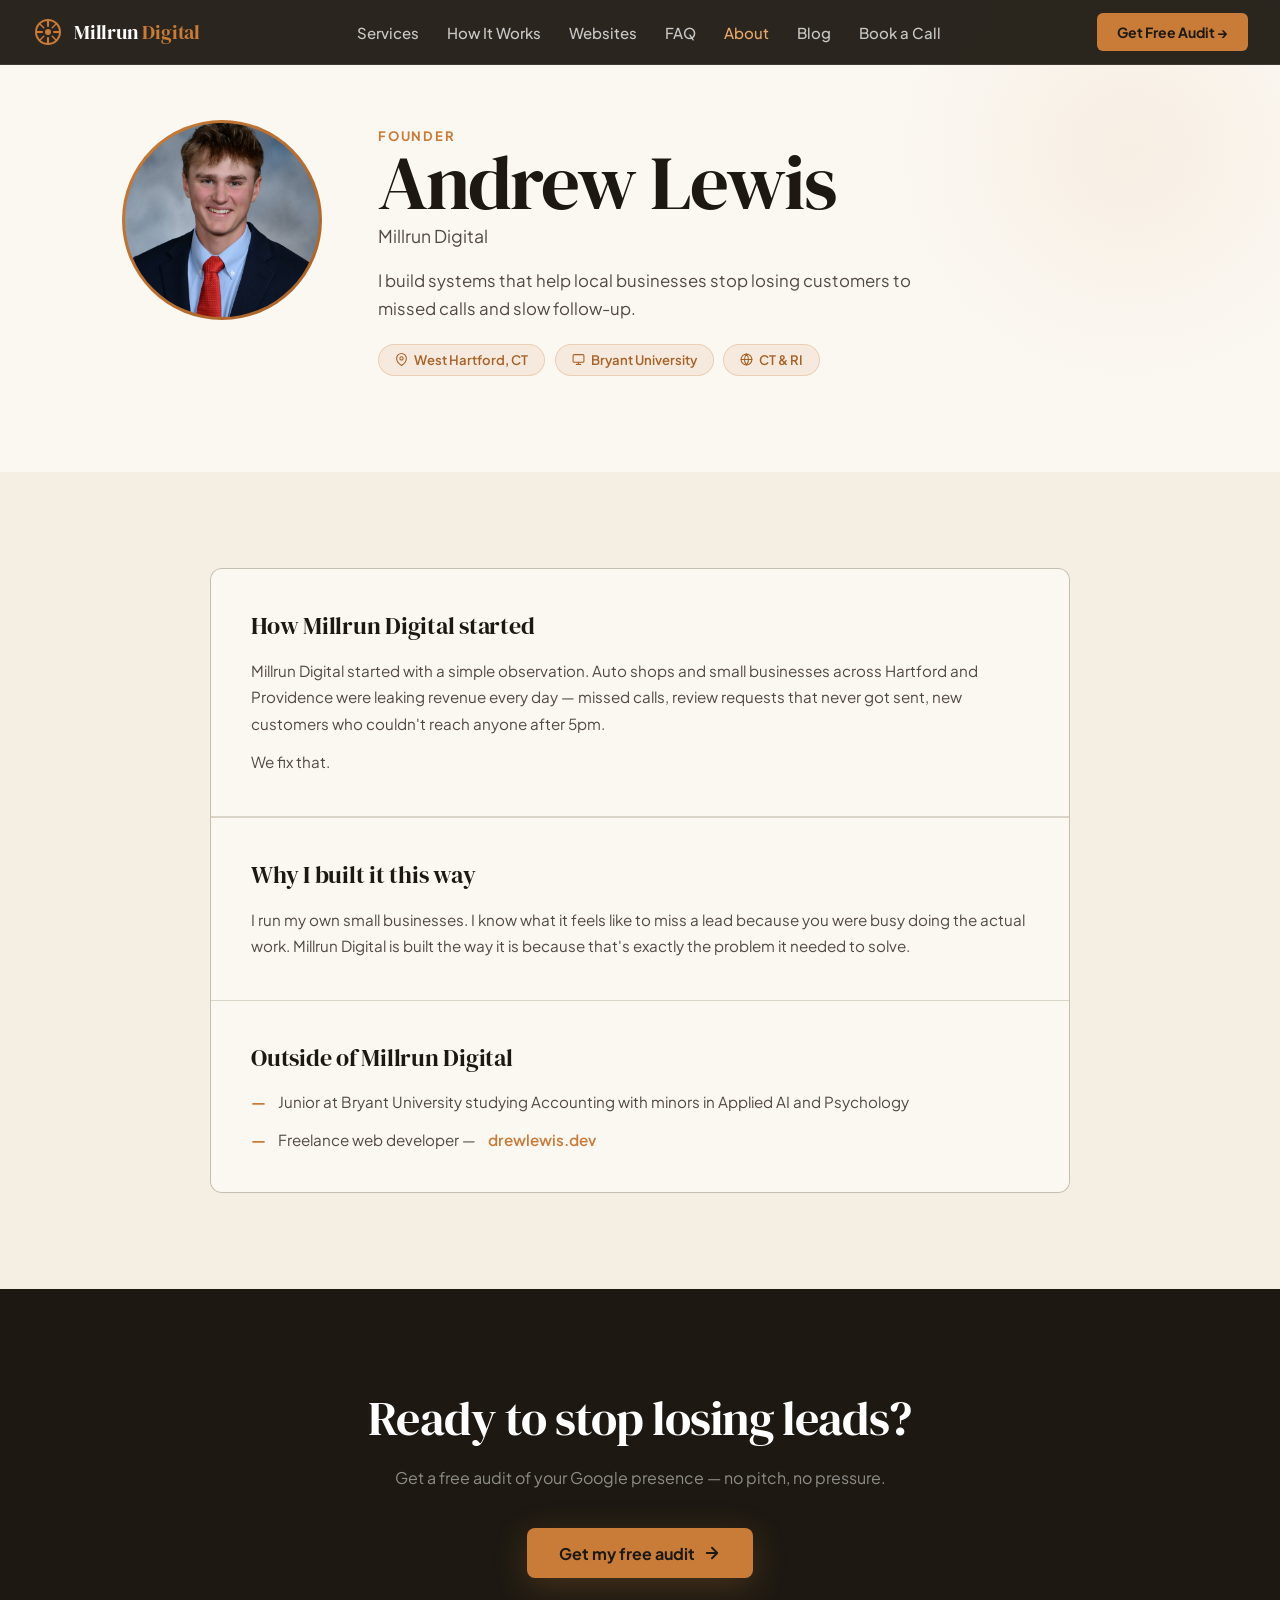
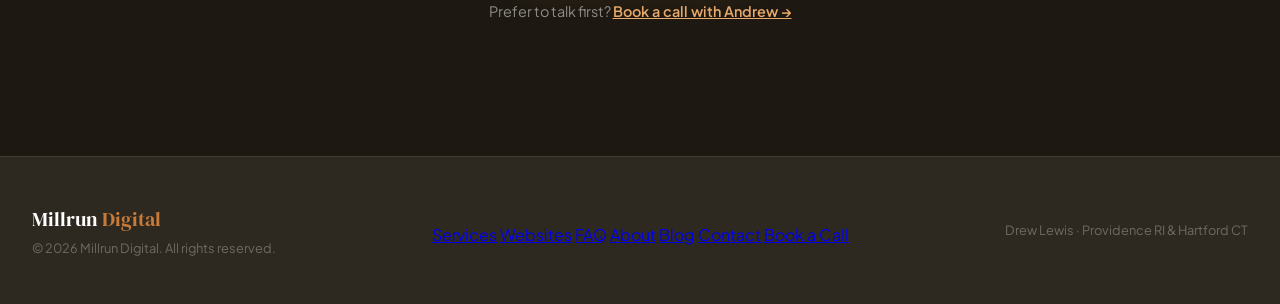
<file: about.html>
<!DOCTYPE html>
<html lang="en" class="scroll-smooth">
<head>
  <meta charset="UTF-8" />
  <meta name="viewport" content="width=device-width, initial-scale=1.0" />
  <!-- Primary SEO -->
  <title>About Our Founder, Andrew Lewis | Millrun Digital</title>
  <meta name="description" content="Andrew Lewis founded Millrun Digital to help auto shops and local businesses in Hartford CT and Providence RI stop missing leads and dominate local search." />
  <meta name="robots" content="index, follow" />
  <link rel="canonical" href="https://millrundigital.com/about.html" />

  <!-- Open Graph -->
  <meta property="og:type" content="website" />
  <meta property="og:site_name" content="Millrun Digital" />
  <meta property="og:url" content="https://millrundigital.com/about.html" />
  <meta property="og:title" content="About Our Founder, Andrew Lewis | Millrun Digital" />
  <meta property="og:description" content="Andrew Lewis founded Millrun Digital to help auto shops and local businesses in Hartford CT and Providence RI stop missing leads and dominate local search." />
  <meta property="og:image" content="https://millrundigital.com/og-image.png" />
  <meta property="og:image:width" content="1200" />
  <meta property="og:image:height" content="630" />
  <meta property="og:image:alt" content="Millrun Digital — AI Receptionist for Local Businesses" />
  <meta property="og:locale" content="en_US" />

  <script async src="https://www.googletagmanager.com/gtag/js?id=G-JZNGJ1P3WV"></script>
  <script>window.dataLayer=window.dataLayer||[];function gtag(){dataLayer.push(arguments);}gtag('js',new Date());gtag('config','G-JZNGJ1P3WV');</script>
  <link rel="icon" type="image/png" href="/favicon.png" />
  <link rel="apple-touch-icon" href="/favicon.png" />
  <link rel="preconnect" href="https://fonts.googleapis.com" />
  <link rel="preconnect" href="https://fonts.gstatic.com" crossorigin />
  <link href="https://fonts.googleapis.com/css2?family=DM+Serif+Display:ital@0;1&family=Plus+Jakarta+Sans:wght@300;400;500;600;700;800&display=swap" rel="stylesheet" />
  <style>
    *, *::before, *::after { box-sizing: border-box; margin: 0; padding: 0; }

    :root {
      --cream:        #F5EFE3;
      --warm-white:   #FBF8F2;
      --charcoal:     #1D1912;
      --charcoal-mid: #2E2920;
      --charcoal-soft:#3D3629;
      --amber:        #C97B38;
      --amber-dark:   #A86228;
      --amber-light:  #E8A96A;
      --stone:        #524A42;
      --stone-light:  #9E9389;
      --border:       rgba(125,114,104,0.22);
      --border-dark:  rgba(255,255,255,0.09);
    }

    html { font-family: 'Plus Jakarta Sans', sans-serif; }
    body { background: var(--warm-white); color: var(--charcoal); -webkit-font-smoothing: antialiased; }
    h1,h2,h3,h4 { font-family: 'DM Serif Display', serif; font-weight: 400; }

    /* ─── HEADER ─── */
    #site-header {
      position: fixed; top: 0; left: 0; right: 0; z-index: 50;
      background: rgba(29,25,18,0.94);
      backdrop-filter: blur(16px);
      border-bottom: 1px solid var(--border-dark);
    }
    .header-inner {
      max-width: 1280px; margin: 0 auto;
      padding: 0 2rem; height: 64px;
      display: flex; align-items: center; justify-content: space-between;
    }
    .logo { display:flex; align-items:center; gap:10px; text-decoration:none; }
    .logo-text { font-family:'DM Serif Display',serif; font-size:1.25rem; color:#fff; letter-spacing:-0.01em; }
    .logo-text span { color: var(--amber); }

    nav.desktop { display:flex; align-items:center; gap:1.75rem; }
    nav.desktop a { font-size:15px; color:rgba(255,255,255,0.75); text-decoration:none; font-weight:500; transition:color 0.15s; }
    nav.desktop a:hover, nav.desktop a.active { color:#fff; }
    nav.desktop a.active { color: var(--amber-light); }

    .btn-primary {
      display:inline-flex; align-items:center; gap:6px;
      background: var(--amber); color: var(--charcoal);
      font-family:'Plus Jakarta Sans',sans-serif; font-weight:700; font-size:0.875rem;
      padding:0.6rem 1.25rem; border-radius:6px;
      text-decoration:none; border:none; cursor:pointer;
      transition: background 0.15s, transform 0.1s;
    }
    .btn-primary:hover { background: var(--amber-dark); transform: translateY(-1px); }

    .hamburger { display:none; flex-direction:column; gap:5px; background:none; border:none; cursor:pointer; padding:4px; }
    .hamburger span { display:block; width:22px; height:2px; background:#fff; border-radius:2px; transition: transform 0.3s, opacity 0.3s; }
    .hamburger.open span:nth-child(1) { transform: translateY(7px) rotate(45deg); }
    .hamburger.open span:nth-child(2) { opacity:0; }
    .hamburger.open span:nth-child(3) { transform: translateY(-7px) rotate(-45deg); }
    .mobile-nav { max-height:0; overflow:hidden; transition:max-height 0.35s ease; background:var(--charcoal-mid); }
    .mobile-nav.open { max-height:400px; }
    .mobile-nav a { display:block; padding:0.75rem 2rem; font-size:0.9rem; color:rgba(255,255,255,0.75); text-decoration:none; border-bottom:1px solid rgba(255,255,255,0.05); }
    .mobile-nav a:hover { color:#fff; }
    .mobile-nav .mobile-cta { display:block; margin:1rem 2rem; }

    @media(max-width:768px){ nav.desktop,.header-cta { display:none!important; } .hamburger{ display:flex; } }

    /* ─── REVEAL ─── */
    .reveal { opacity:0; transform:translateY(24px); transition:opacity 0.65s ease, transform 0.65s ease; }
    .reveal.visible { opacity:1; transform:translateY(0); }
    .reveal-delay-1 { transition-delay:0.1s; }
    .reveal-delay-2 { transition-delay:0.2s; }
    .reveal-delay-3 { transition-delay:0.3s; }

    /* ─── HERO ─── */
    #hero {
      background: var(--warm-white);
      padding-top: 120px;
      padding-bottom: 6rem;
      overflow: hidden;
      position: relative;
    }
    #hero::before {
      content: '';
      position: absolute;
      top: 0; right: 0;
      width: 500px; height: 500px;
      background: radial-gradient(circle, rgba(201,123,56,0.08), transparent 70%);
      pointer-events: none;
      transform: translate(20%, -20%);
    }
    .hero-inner {
      max-width: 1100px; margin: 0 auto; padding: 0 2rem;
      display: flex; flex-direction: column; gap: 3rem;
    }

    /* Photo + intro */
    .founder-intro {
      display: grid;
      grid-template-columns: auto 1fr;
      gap: 3.5rem;
      align-items: start;
    }
    .photo-ring {
      width: 200px; height: 200px;
      border-radius: 50%;
      background: linear-gradient(135deg, var(--amber), var(--amber-dark));
      padding: 3px;
      flex-shrink: 0;
    }
    .photo-ring img {
      width: 100%; height: 100%;
      object-fit: cover;
      border-radius: 50%;
      display: block;
    }
    .founder-intro-text { display: flex; flex-direction: column; gap: 1.25rem; padding-top: 0.5rem; }
    .founder-label {
      font-size: 13px; font-weight: 700; letter-spacing: 0.14em; text-transform: uppercase;
      color: var(--amber);
    }
    .founder-name {
      font-size: clamp(3rem, 6vw, 5.5rem);
      line-height: 1; letter-spacing: -0.03em;
      color: var(--charcoal);
    }
    .founder-company { color: var(--stone); font-size: 1.1rem; margin-top: 0.25rem; }
    .founder-bio { color: var(--stone); font-size: 1.05rem; line-height: 1.7; max-width: 560px; }

    .founder-pills { display: flex; flex-wrap: wrap; gap: 0.6rem; }
    .pill {
      display: inline-flex; align-items: center; gap: 6px;
      background: rgba(201,123,56,0.1); border: 1px solid rgba(201,123,56,0.25);
      color: var(--amber-dark); border-radius: 999px;
      padding: 0.4rem 1rem; font-size: 0.82rem; font-weight: 600;
    }

    @media(max-width:700px){
      .founder-intro { grid-template-columns: 1fr; text-align: center; }
      .photo-ring { margin: 0 auto; }
      .founder-pills { justify-content: center; }
      .founder-bio { margin: 0 auto; }
    }

    /* ─── STORY CARDS ─── */
    #story {
      background: var(--cream);
      padding: 6rem 2rem;
    }
    .story-inner { max-width: 860px; margin: 0 auto; display: flex; flex-direction: column; gap: 1.5px; background: var(--border); border: 1px solid var(--border); border-radius: 12px; overflow: hidden; }
    .story-card { background: var(--warm-white); padding: 2.5rem; transition: background 0.2s; }
    .story-card:hover { background: #fff; }
    .story-card h2 { font-size: 1.5rem; letter-spacing: -0.01em; margin-bottom: 1rem; }
    .story-card p { color: var(--stone); line-height: 1.75; font-size: 0.95rem; }
    .story-card p + p { margin-top: 0.75rem; }
    .story-list { list-style: none; display: flex; flex-direction: column; gap: 0.85rem; margin-top: 0.25rem; }
    .story-list li { display: flex; align-items: flex-start; gap: 0.75rem; color: var(--stone); font-size: 0.95rem; line-height: 1.6; }
    .story-list li::before { content: '—'; color: var(--amber); flex-shrink: 0; font-weight: 700; margin-top: 0; }
    .story-list a { color: var(--amber); font-weight: 600; text-decoration: none; }
    .story-list a:hover { text-decoration: underline; }

    /* ─── CTA ─── */
    #cta {
      background: var(--charcoal);
      padding: 6rem 2rem;
      text-align: center;
    }
    #cta h2 { color: #fff; font-size: clamp(2rem, 4vw, 3rem); letter-spacing: -0.02em; margin-bottom: 1rem; }
    #cta p { color: rgba(255,255,255,0.5); margin-bottom: 2.5rem; font-size: 1rem; }
    .cta-btn {
      display: inline-flex; align-items: center; gap: 8px;
      background: var(--amber); color: var(--charcoal);
      font-family: 'Plus Jakarta Sans', sans-serif; font-weight: 700; font-size: 1rem;
      padding: 0.9rem 2rem; border-radius: 8px; text-decoration: none;
      transition: background 0.15s, transform 0.1s;
      box-shadow: 0 8px 32px rgba(201,123,56,0.25);
    }
    .cta-btn:hover { background: var(--amber-dark); transform: translateY(-1px); }

    /* ─── FOOTER ─── */
    footer { background: var(--charcoal-mid); border-top:1px solid var(--border-dark); padding:3rem 2rem; }
    .footer-inner { max-width:1280px; margin:0 auto; display:flex; justify-content:space-between; align-items:center; flex-wrap:wrap; gap:2rem; }
    .footer-logo { font-family:'DM Serif Display',serif; font-size:1.25rem; color:#fff; }
    .footer-logo span { color:var(--amber); }
    .footer-copy { font-size:0.8rem; color:rgba(255,255,255,0.3); }
  </style>
</head>
<body>

<!-- ── HEADER ── -->
<header id="site-header">
  <div class="header-inner">
    <a href="index.html" class="logo">
      <div style="width:32px;height:32px;display:flex;align-items:center;justify-content:center;">
        <svg width="28" height="28" viewBox="0 0 28 28" fill="none" xmlns="http://www.w3.org/2000/svg">
          <circle cx="14" cy="14" r="12" stroke="#C97B38" stroke-width="2"/>
          <circle cx="14" cy="14" r="3" fill="#C97B38"/>
          <line x1="14" y1="2" x2="14" y2="8" stroke="#C97B38" stroke-width="2" stroke-linecap="round"/>
          <line x1="14" y1="20" x2="14" y2="26" stroke="#C97B38" stroke-width="2" stroke-linecap="round"/>
          <line x1="2" y1="14" x2="8" y2="14" stroke="#C97B38" stroke-width="2" stroke-linecap="round"/>
          <line x1="20" y1="14" x2="26" y2="14" stroke="#C97B38" stroke-width="2" stroke-linecap="round"/>
          <line x1="5.5" y1="5.5" x2="9.75" y2="9.75" stroke="#C97B38" stroke-width="1.5" stroke-linecap="round"/>
          <line x1="18.25" y1="18.25" x2="22.5" y2="22.5" stroke="#C97B38" stroke-width="1.5" stroke-linecap="round"/>
          <line x1="22.5" y1="5.5" x2="18.25" y2="9.75" stroke="#C97B38" stroke-width="1.5" stroke-linecap="round"/>
          <line x1="9.75" y1="18.25" x2="5.5" y2="22.5" stroke="#C97B38" stroke-width="1.5" stroke-linecap="round"/>
        </svg>
      </div>
      <span class="logo-text">Millrun <span>Digital</span></span>
    </a>
    <nav class="desktop">
      <a href="index.html#services">Services</a>
      <a href="index.html#how-it-works">How It Works</a>
      <a href="websites.html">Websites</a>
      <a href="index.html#faq">FAQ</a>
      <a href="about.html" class="active">About</a>
      <a href="/blog/">Blog</a>
      <a href="https://scheduler.zoom.us/drew-lewis-iikya8" target="_blank" rel="noopener">Book a Call</a>
    </nav>
    <a href="index.html#contact" class="btn-primary header-cta">Get Free Audit →</a>
    <button class="hamburger" id="hamburger-btn" aria-label="Menu">
      <span></span><span></span><span></span>
    </button>
  </div>
  <div class="mobile-nav" id="mobile-nav">
    <a href="index.html#services">Services</a>
    <a href="index.html#how-it-works">How It Works</a>
    <a href="websites.html">Websites</a>
    <a href="index.html#faq">FAQ</a>
    <a href="about.html">About</a>
    <a href="/blog/">Blog</a>
    <a href="https://scheduler.zoom.us/drew-lewis-iikya8" target="_blank" rel="noopener">Book a Call with Andrew</a>
    <div class="mobile-cta"><a href="index.html#contact" class="btn-primary" style="justify-content:center">Get Free Audit →</a></div>
  </div>
</header>

<!-- ── HERO ── -->
<section id="hero">
  <div class="hero-inner">
    <div class="founder-intro">
      <div class="photo-ring reveal">
        <img src="andrew.jpg" alt="Andrew Lewis" />
      </div>
      <div class="founder-intro-text">
        <div class="reveal">
          <p class="founder-label">Founder</p>
          <h1 class="founder-name">Andrew Lewis</h1>
          <p class="founder-company">Millrun Digital</p>
        </div>
        <p class="founder-bio reveal reveal-delay-1">
          I build systems that help local businesses stop losing customers to missed calls and slow follow-up.
        </p>
        <div class="founder-pills reveal reveal-delay-2">
          <span class="pill">
            <svg width="13" height="13" viewBox="0 0 24 24" fill="none" stroke="currentColor" stroke-width="2" stroke-linecap="round" stroke-linejoin="round"><path d="M21 10c0 7-9 13-9 13s-9-6-9-13a9 9 0 0118 0z"/><circle cx="12" cy="10" r="3"/></svg>
            West Hartford, CT
          </span>
          <span class="pill">
            <svg width="13" height="13" viewBox="0 0 24 24" fill="none" stroke="currentColor" stroke-width="2" stroke-linecap="round" stroke-linejoin="round"><rect x="2" y="3" width="20" height="14" rx="2"/><path d="M8 21h8M12 17v4"/></svg>
            Bryant University
          </span>
          <span class="pill">
            <svg width="13" height="13" viewBox="0 0 24 24" fill="none" stroke="currentColor" stroke-width="2" stroke-linecap="round" stroke-linejoin="round"><circle cx="12" cy="12" r="10"/><path d="M2 12h20M12 2a15.3 15.3 0 010 20M12 2a15.3 15.3 0 000 20"/></svg>
            CT &amp; RI
          </span>
        </div>
      </div>
    </div>
  </div>
</section>

<!-- ── STORY ── -->
<section id="story">
  <div class="story-inner">
    <div class="story-card reveal">
      <h2>How Millrun Digital started</h2>
      <p>Millrun Digital started with a simple observation. Auto shops and small businesses across Hartford and Providence were leaking revenue every day — missed calls, review requests that never got sent, new customers who couldn't reach anyone after 5pm.</p>
      <p>We fix that.</p>
    </div>
    <div class="story-card reveal reveal-delay-1">
      <h2>Why I built it this way</h2>
      <p>I run my own small businesses. I know what it feels like to miss a lead because you were busy doing the actual work. Millrun Digital is built the way it is because that's exactly the problem it needed to solve.</p>
    </div>
    <div class="story-card reveal reveal-delay-2">
      <h2>Outside of Millrun Digital</h2>
      <ul class="story-list">
        <li>Junior at Bryant University studying Accounting with minors in Applied AI and Psychology</li>
        <li>Freelance web developer — <a href="https://drewlewis.dev" target="_blank" rel="noopener">drewlewis.dev</a></li>
      </ul>
    </div>
  </div>
</section>

<!-- ── CTA ── -->
<section id="cta" class="reveal">
  <h2>Ready to stop losing leads?</h2>
  <p>Get a free audit of your Google presence — no pitch, no pressure.</p>
  <a href="index.html#contact" class="cta-btn">
    Get my free audit
    <svg width="18" height="18" viewBox="0 0 24 24" fill="none" stroke="currentColor" stroke-width="2.5" stroke-linecap="round" stroke-linejoin="round"><path d="M5 12h14M12 5l7 7-7 7"/></svg>
  </a>
  <p style="margin-top:1.5rem; font-size:0.9rem;">
    Prefer to talk first? <a href="https://scheduler.zoom.us/drew-lewis-iikya8" target="_blank" rel="noopener" style="color:var(--amber-light); font-weight:600;">Book a call with Andrew →</a>
  </p>
</section>

<!-- ── FOOTER ── -->
<footer>
  <div class="footer-inner">
    <div>
      <div class="footer-logo">Millrun <span>Digital</span></div>
      <div class="footer-copy" style="margin-top:0.4rem;">© 2026 Millrun Digital. All rights reserved.</div>
    </div>
    <div class="footer-links" style="margin-top:0.5rem;">
      <a href="index.html#services">Services</a>
      <a href="websites.html">Websites</a>
      <a href="index.html#faq">FAQ</a>
      <a href="about.html">About</a>
      <a href="/blog/">Blog</a>
      <a href="index.html#contact">Contact</a>
      <a href="https://scheduler.zoom.us/drew-lewis-iikya8" target="_blank" rel="noopener">Book a Call</a>
    </div>
    <div class="footer-copy">Drew Lewis · Providence RI &amp; Hartford CT</div>
  </div>
</footer>

<script>
  const observer = new IntersectionObserver(entries => {
    entries.forEach(e => { if (e.isIntersecting) e.target.classList.add('visible'); });
  }, { threshold: 0.1 });
  document.querySelectorAll('.reveal').forEach(el => observer.observe(el));

  const ham = document.getElementById('hamburger-btn');
  const mobileNav = document.getElementById('mobile-nav');
  ham.addEventListener('click', () => { ham.classList.toggle('open'); mobileNav.classList.toggle('open'); });
  mobileNav.querySelectorAll('a').forEach(a => {
    a.addEventListener('click', () => { ham.classList.remove('open'); mobileNav.classList.remove('open'); });
  });
</script>

<script type="application/ld+json">
{
  "@context": "https://schema.org",
  "@type": "LocalBusiness",
  "name": "Millrun Digital",
  "description": "AI-powered receptionist and marketing automation for auto shops and local businesses in Hartford CT and Providence RI.",
  "url": "https://millrundigital.com",
  "logo": "https://millrundigital.com/millrun-digital-logo.png",
  "image": "https://millrundigital.com/og-image.png",
  "areaServed": [
    {"@type": "City", "name": "Hartford", "sameAs": "https://en.wikipedia.org/wiki/Hartford,_Connecticut"},
    {"@type": "City", "name": "Providence", "sameAs": "https://en.wikipedia.org/wiki/Providence,_Rhode_Island"}
  ],
  "serviceType": ["AI Receptionist", "Missed Call Text-Back", "Review Automation", "Local Business Marketing"]
}
</script>
</body>
</html>
</file>
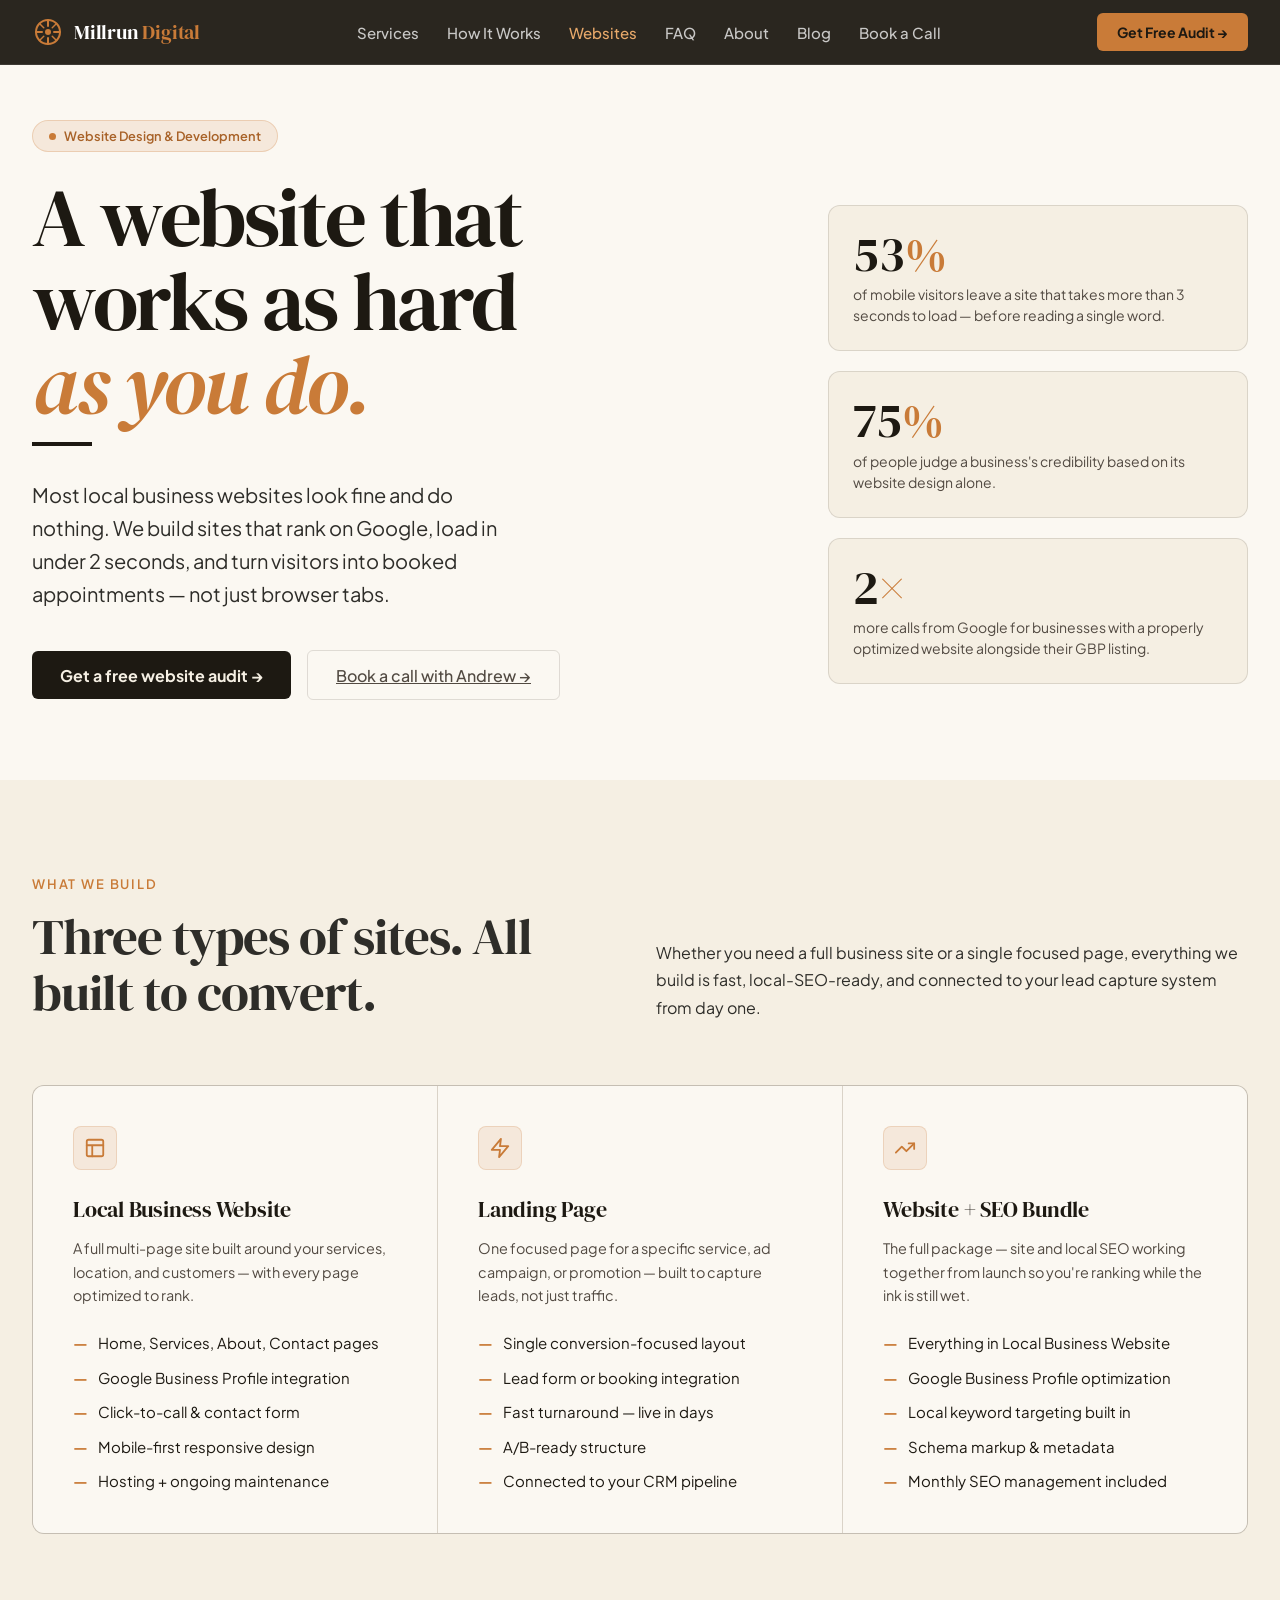
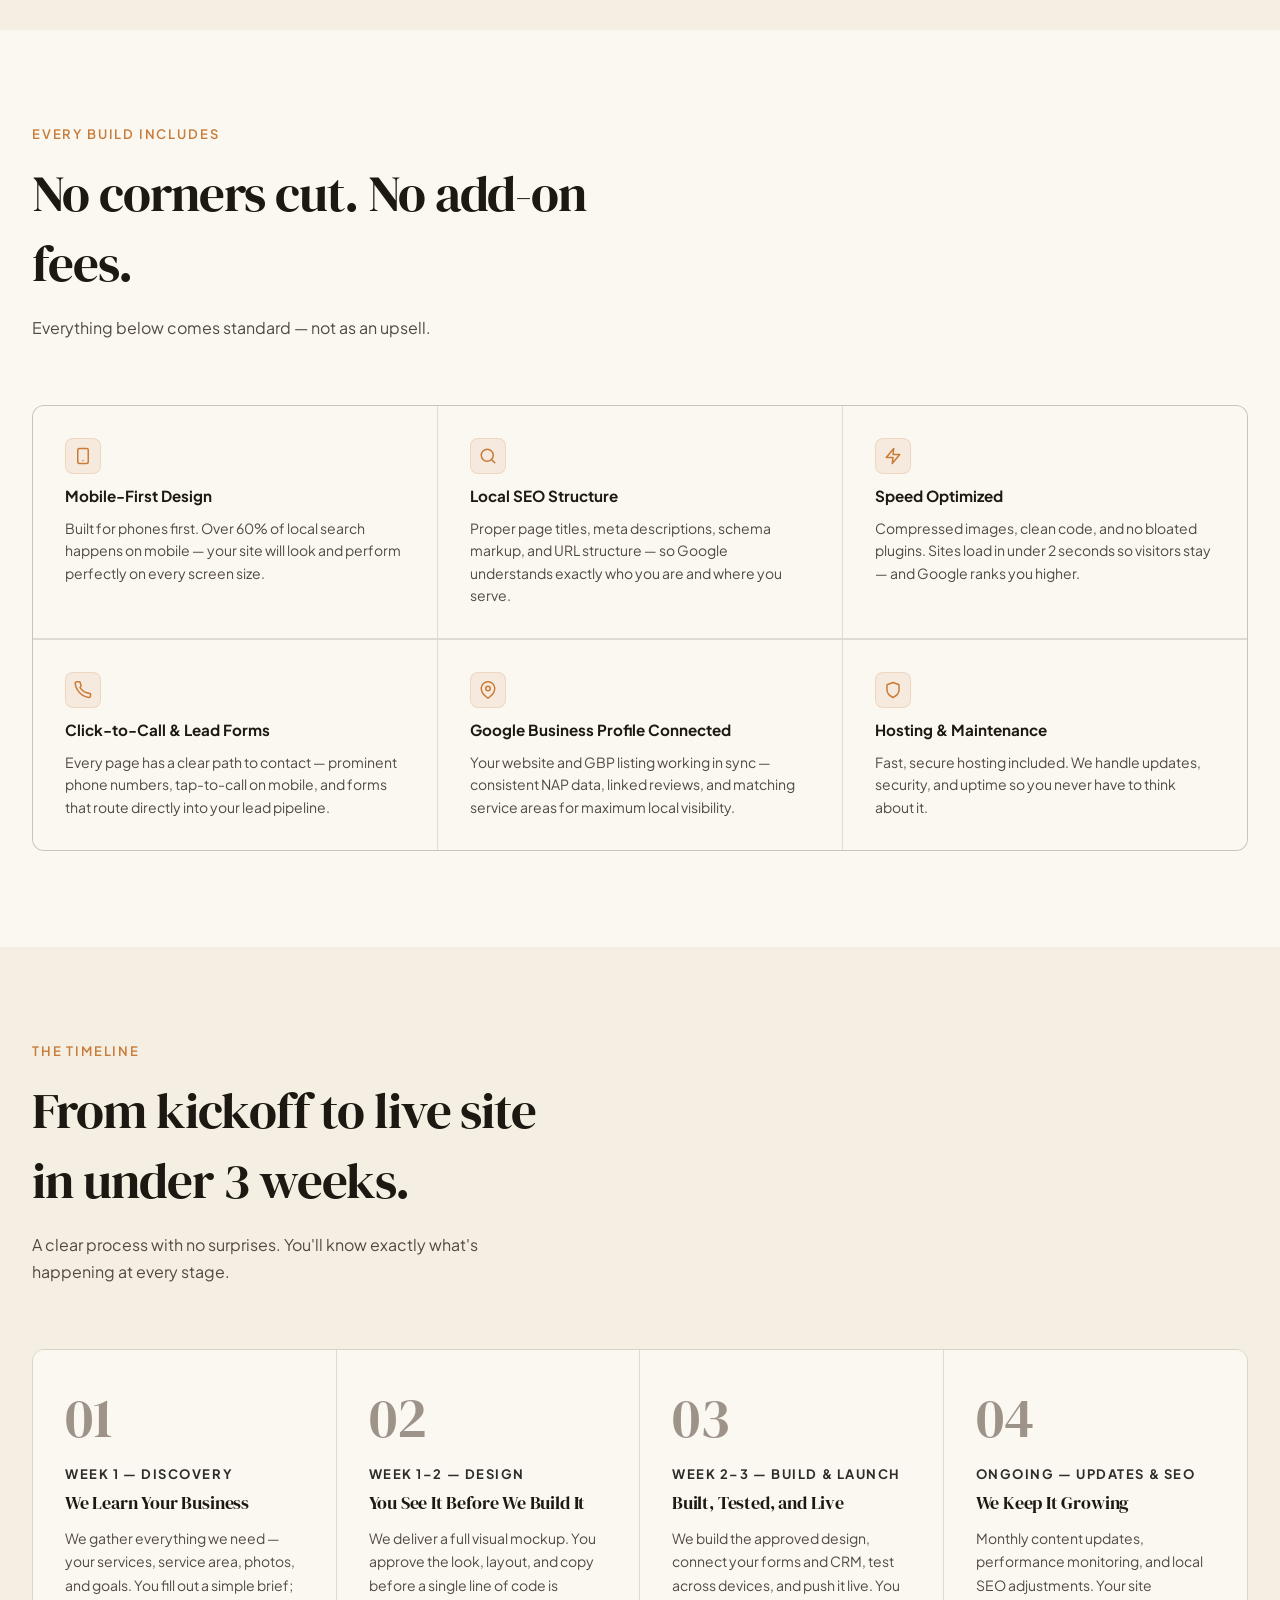
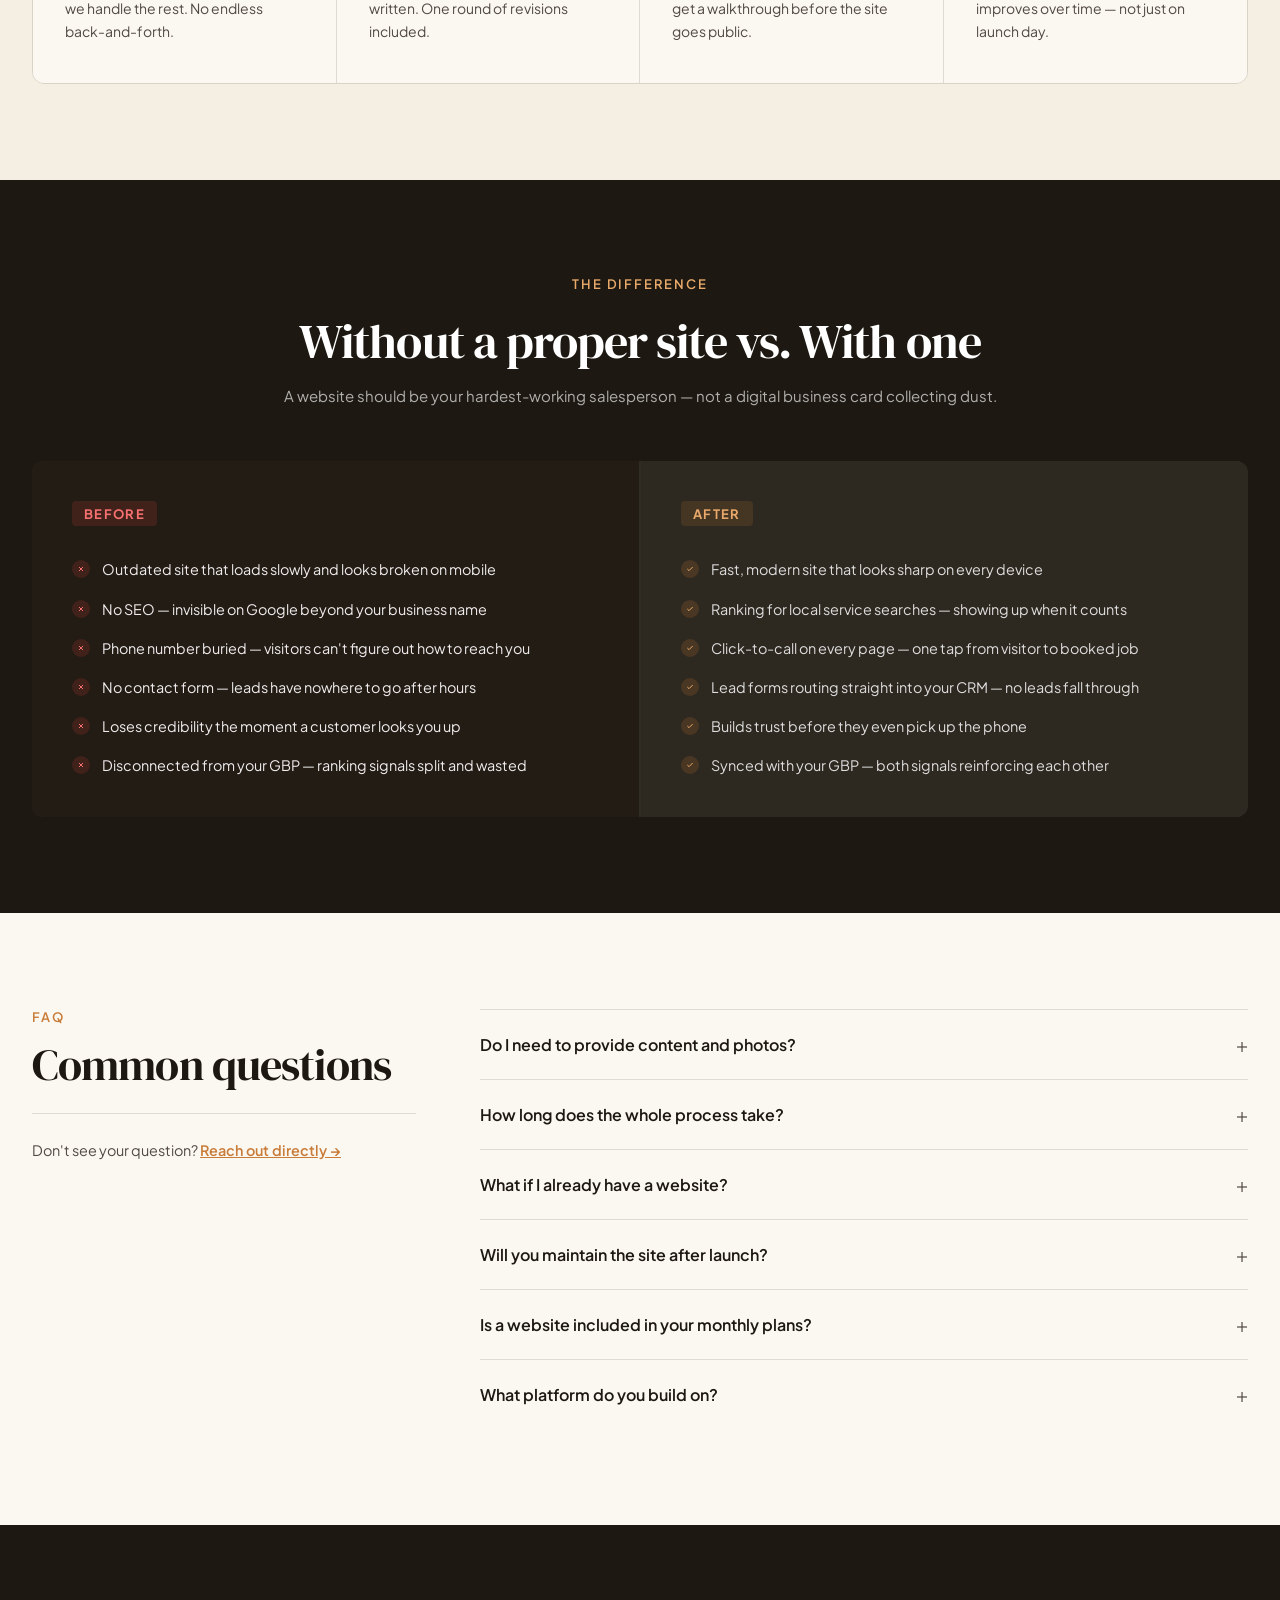
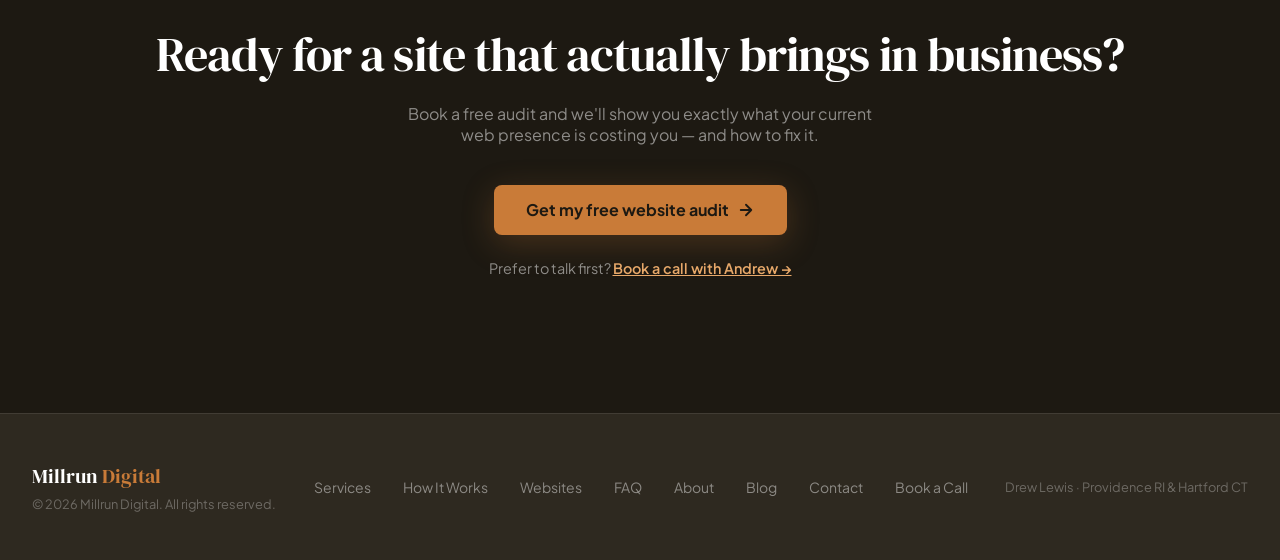
<file: websites.html>
<!DOCTYPE html>
<html lang="en" class="scroll-smooth">
<head>
  <meta charset="UTF-8" />
  <meta name="viewport" content="width=device-width, initial-scale=1.0" />
  <title>Website Design & Development for Local Businesses | Millrun Digital</title>
  <meta name="description" content="Millrun Digital builds fast, mobile-first websites for local businesses in Providence RI and Hartford CT — designed to rank on Google, load in seconds, and turn visitors into calls." />
  <meta name="robots" content="index, follow" />
  <link rel="canonical" href="https://millrundigital.com/websites.html" />

  <meta property="og:type" content="website" />
  <meta property="og:site_name" content="Millrun Digital" />
  <meta property="og:url" content="https://millrundigital.com/websites.html" />
  <meta property="og:title" content="Website Design & Development for Local Businesses | Millrun Digital" />
  <meta property="og:description" content="Millrun Digital builds fast, mobile-first websites for local businesses in Providence RI and Hartford CT — designed to rank on Google, load in seconds, and turn visitors into calls." />
  <meta property="og:image" content="https://millrundigital.com/og-image.png" />
  <meta property="og:image:width" content="1200" />
  <meta property="og:image:height" content="630" />
  <meta property="og:image:alt" content="Millrun Digital — Website Design for Local Businesses" />
  <meta property="og:locale" content="en_US" />

  <script async src="https://www.googletagmanager.com/gtag/js?id=G-JZNGJ1P3WV"></script>
  <script>window.dataLayer=window.dataLayer||[];function gtag(){dataLayer.push(arguments);}gtag('js',new Date());gtag('config','G-JZNGJ1P3WV');</script>
  <link rel="icon" type="image/png" href="/favicon.png" />
  <link rel="apple-touch-icon" href="/favicon.png" />
  <link rel="preconnect" href="https://fonts.googleapis.com" />
  <link rel="preconnect" href="https://fonts.gstatic.com" crossorigin />
  <link href="https://fonts.googleapis.com/css2?family=DM+Serif+Display:ital@0;1&family=Plus+Jakarta+Sans:wght@300;400;500;600;700;800&display=swap" rel="stylesheet" />
  <style>
    *, *::before, *::after { box-sizing: border-box; margin: 0; padding: 0; }

    :root {
      --cream:        #F5EFE3;
      --warm-white:   #FBF8F2;
      --charcoal:     #1D1912;
      --charcoal-mid: #2E2920;
      --charcoal-soft:#3D3629;
      --amber:        #C97B38;
      --amber-dark:   #A86228;
      --amber-light:  #E8A96A;
      --stone:        #524A42;
      --stone-light:  #9E9389;
      --border:       rgba(125,114,104,0.22);
      --border-dark:  rgba(255,255,255,0.09);
    }

    html { font-family: 'Plus Jakarta Sans', sans-serif; }
    body { background: var(--warm-white); color: var(--charcoal); -webkit-font-smoothing: antialiased; }
    h1,h2,h3,h4 { font-family: 'DM Serif Display', serif; font-weight: 400; }

    /* ─── HEADER ─── */
    #site-header {
      position: fixed; top: 0; left: 0; right: 0; z-index: 50;
      background: rgba(29,25,18,0.94);
      backdrop-filter: blur(16px);
      border-bottom: 1px solid var(--border-dark);
    }
    .header-inner {
      max-width: 1280px; margin: 0 auto;
      padding: 0 2rem; height: 64px;
      display: flex; align-items: center; justify-content: space-between;
    }
    .logo { display:flex; align-items:center; gap:10px; text-decoration:none; }
    .logo-mark { width:32px; height:32px; display:flex; align-items:center; justify-content:center; }
    .logo-text { font-family:'DM Serif Display',serif; font-size:1.25rem; color:#fff; letter-spacing:-0.01em; }
    .logo-text span { color: var(--amber); }

    nav.desktop { display:flex; align-items:center; gap:1.75rem; }
    nav.desktop a { font-size:15px; color:rgba(255,255,255,0.75); text-decoration:none; font-weight:500; transition:color 0.15s; }
    nav.desktop a:hover { color:#fff; }
    nav.desktop a.active { color: var(--amber-light); }

    .btn-primary {
      display:inline-flex; align-items:center; gap:6px;
      background: var(--amber); color: var(--charcoal);
      font-family:'Plus Jakarta Sans',sans-serif; font-weight:700; font-size:0.875rem;
      padding:0.6rem 1.25rem; border-radius:6px;
      text-decoration:none; border:none; cursor:pointer;
      transition: background 0.15s, transform 0.1s;
    }
    .btn-primary:hover { background: var(--amber-dark); transform: translateY(-1px); }

    .hamburger { display:none; flex-direction:column; gap:5px; background:none; border:none; cursor:pointer; padding:4px; }
    .hamburger span { display:block; width:22px; height:2px; background:#fff; border-radius:2px; transition: transform 0.3s, opacity 0.3s; }
    .hamburger.open span:nth-child(1) { transform: translateY(7px) rotate(45deg); }
    .hamburger.open span:nth-child(2) { opacity:0; }
    .hamburger.open span:nth-child(3) { transform: translateY(-7px) rotate(-45deg); }
    .mobile-nav { max-height:0; overflow:hidden; transition:max-height 0.35s ease; background:var(--charcoal-mid); }
    .mobile-nav.open { max-height:400px; }
    .mobile-nav a { display:block; padding:0.75rem 2rem; font-size:0.9rem; color:rgba(255,255,255,0.75); text-decoration:none; border-bottom:1px solid rgba(255,255,255,0.05); }
    .mobile-nav a:hover { color:#fff; }
    .mobile-nav .mobile-cta { display:block; margin:1rem 2rem; }

    @media(max-width:768px){ nav.desktop,.header-cta { display:none!important; } .hamburger{ display:flex; } }

    /* ─── REVEAL ─── */
    .reveal { opacity:0; transform:translateY(24px); transition:opacity 0.65s ease, transform 0.65s ease; }
    .reveal.visible { opacity:1; transform:translateY(0); }
    .reveal-delay-1 { transition-delay:0.1s; }
    .reveal-delay-2 { transition-delay:0.2s; }
    .reveal-delay-3 { transition-delay:0.3s; }
    .reveal-delay-4 { transition-delay:0.4s; }

    /* ─── SECTIONS ─── */
    .section { padding: 6rem 2rem; }
    .container { max-width:1280px; margin:0 auto; }
    .section-label {
      font-family:'Plus Jakarta Sans',sans-serif; font-weight:600;
      font-size:13px; letter-spacing:0.14em; text-transform:uppercase;
      color: var(--amber); margin-bottom:1rem; display:block;
    }
    .section-label.dark { color: var(--amber-light); }

    /* ─── HERO ─── */
    #hero { background: var(--warm-white); padding-top: 120px; padding-bottom: 0; overflow: hidden; }
    .hero-inner {
      max-width:1280px; margin:0 auto; padding: 0 2rem;
      display:grid; grid-template-columns: 1fr 420px;
      gap: 4rem; align-items: end; padding-bottom: 5rem;
    }
    .hero-headline { font-size: clamp(3.2rem, 6.5vw, 6.5rem); line-height: 1.0; letter-spacing: -0.03em; color: var(--charcoal); }
    .hero-headline em { font-style:italic; color: var(--amber); }
    .hero-sub { margin-top: 2rem; font-size: 20px; color: rgb(46,45,41); line-height: 1.65; max-width: 480px; font-weight:400; }
    .hero-actions { display:flex; align-items:center; gap:1rem; margin-top:2.5rem; flex-wrap:wrap; }
    .hero-actions .btn-primary { font-size:1rem; padding:0.85rem 1.75rem; background:var(--charcoal); color:var(--cream); }
    .hero-actions .btn-primary:hover { background: var(--charcoal-soft); }
    .hero-actions .btn-ghost-warm {
      font-size:1rem; font-weight:500; padding:0.85rem 1.75rem;
      border:1.5px solid var(--border); border-radius:6px;
      color:var(--stone); background:transparent; cursor:pointer;
      transition: border-color 0.15s, color 0.15s;
      font-family:'Plus Jakarta Sans',sans-serif;
    }
    .hero-actions .btn-ghost-warm:hover { border-color: var(--amber); color: var(--amber); }
    .hero-right { display: flex; flex-direction: column; gap: 1.25rem; padding-bottom: 1rem; }
    .hero-stat-card { background: var(--cream); border: 1px solid var(--border); border-radius: 12px; padding: 1.5rem; }
    .hero-stat-card .num { font-family:'DM Serif Display',serif; font-size: 3rem; line-height:1; color: var(--charcoal); }
    .hero-stat-card .num span { color: var(--amber); }
    .hero-stat-card p { font-size:0.875rem; color:var(--stone); margin-top:0.4rem; line-height:1.5; }
    .hero-badge {
      display:inline-flex; align-items:center; gap:8px;
      background:rgba(201,123,56,0.12); border:1px solid rgba(201,123,56,0.25);
      color:var(--amber-dark); border-radius:999px;
      font-size:0.8rem; font-weight:600; padding:0.45rem 1rem; margin-bottom: 1.5rem;
    }
    .hero-badge-dot { width:7px; height:7px; border-radius:50%; background:var(--amber); }
    .hero-divider { height:4px; background:var(--charcoal); width:60px; margin: 1rem 0; }

    @media(max-width:900px){
      .hero-inner { grid-template-columns:1fr; gap:3rem; }
      .hero-right { flex-direction:row; flex-wrap:wrap; }
      .hero-stat-card { flex:1; min-width:160px; }
    }

    /* ─── WHAT WE BUILD ─── */
    #what-we-build { background: var(--cream); }
    .services-header { display:grid; grid-template-columns:1fr 1fr; gap:2rem; align-items:end; margin-bottom:4rem; }
    .services-header h2 { font-size: clamp(2rem,4vw,3.25rem); line-height:1.1; letter-spacing:-0.02em; color: rgb(46,45,41); }
    .services-header p { color: rgb(46,45,41); line-height:1.7; font-size:1rem; }
    .services-grid { display:grid; grid-template-columns:repeat(3,1fr); gap:1.5px; background:var(--border); border:1px solid var(--border); border-radius:12px; overflow:hidden; }
    .service-card { background:var(--warm-white); padding:2.5rem; transition:background 0.2s; }
    .service-card:hover { background: #fff; }
    .service-icon { width:44px; height:44px; border-radius:8px; background: rgba(201,123,56,0.12); border:1px solid rgba(201,123,56,0.2); display:flex; align-items:center; justify-content:center; margin-bottom:1.5rem; color:var(--amber); }
    .service-card h3 { font-size:1.4rem; margin-bottom:0.75rem; letter-spacing:-0.01em; }
    .service-card > p { color:var(--stone); font-size:0.9rem; line-height:1.65; margin-bottom:1.5rem; }
    .service-list { list-style:none; display:flex; flex-direction:column; gap:0.75rem; }
    .service-list li { display:flex; align-items:baseline; gap:0.6rem; font-size:15px; color:var(--charcoal); line-height:1.5; }
    .service-list li::before { content:'—'; color:var(--amber); flex-shrink:0; font-weight:700; }
    @media(max-width:900px){ .services-grid { grid-template-columns:1fr; } .services-header { grid-template-columns:1fr; } }

    /* ─── WHAT'S INCLUDED ─── */
    #whats-included { background: var(--warm-white); }
    .included-header { margin-bottom: 4rem; }
    .included-header h2 { font-size:clamp(2rem,4vw,3.25rem); letter-spacing:-0.02em; max-width:600px; }
    .included-header p { color:var(--stone); margin-top:1rem; max-width:500px; line-height:1.7; }
    .included-grid { display:grid; grid-template-columns:repeat(3,1fr); gap:1.5px; background:var(--border); border:1px solid var(--border); border-radius:12px; overflow:hidden; }
    .included-card { background:var(--warm-white); padding:2rem; display:flex; flex-direction:column; gap:0.75rem; transition:background 0.2s; }
    .included-card:hover { background:#fff; }
    .included-icon { width:36px; height:36px; border-radius:8px; background:rgba(201,123,56,0.1); border:1px solid rgba(201,123,56,0.18); display:flex; align-items:center; justify-content:center; color:var(--amber); flex-shrink:0; }
    .included-card h4 { font-family:'Plus Jakarta Sans',sans-serif; font-weight:700; font-size:0.95rem; color:var(--charcoal); }
    .included-card p { font-size:0.875rem; color:var(--stone); line-height:1.6; }
    @media(max-width:900px){ .included-grid { grid-template-columns:1fr 1fr; } }
    @media(max-width:560px){ .included-grid { grid-template-columns:1fr; } }

    /* ─── HOW IT WORKS ─── */
    #how-it-works { background: var(--cream); }
    .hiw-header { margin-bottom:4rem; }
    .hiw-header h2 { font-size:clamp(2rem,4vw,3.25rem); letter-spacing:-0.02em; max-width:600px; }
    .hiw-header p { color:var(--stone); margin-top:1rem; max-width:500px; line-height:1.7; }
    .hiw-steps { display:grid; grid-template-columns:repeat(4,1fr); gap:0; border:1px solid var(--border); border-radius:12px; overflow:hidden; }
    .hiw-step { padding:2.5rem 2rem; border-right:1px solid var(--border); background:var(--warm-white); }
    .hiw-step:last-child { border-right:none; }
    .step-num { font-family:'DM Serif Display',serif; font-size:3.5rem; line-height:1; color:var(--stone-light); margin-bottom:1.25rem; }
    .step-week { font-size:13px; font-weight:700; text-transform:uppercase; letter-spacing:0.12em; color: rgb(46,45,41); margin-bottom:0.5rem; }
    .hiw-step h3 { font-size:1.15rem; margin-bottom:0.75rem; letter-spacing:-0.01em; }
    .hiw-step p { font-size:0.875rem; color:var(--stone); line-height:1.65; }
    @media(max-width:900px){ .hiw-steps { grid-template-columns:1fr 1fr; } .hiw-step { border-bottom:1px solid var(--border); } }
    @media(max-width:560px){ .hiw-steps { grid-template-columns:1fr; } }

    /* ─── BEFORE / AFTER ─── */
    #before-after { background: var(--charcoal); }
    .ba-header { text-align:center; margin-bottom:3.5rem; }
    .ba-header h2 { color:#fff; font-size:clamp(2rem,4vw,3rem); letter-spacing:-0.02em; }
    .ba-header p { color:rgba(255,255,255,0.65); margin-top:0.75rem; font-size:15px; }
    .ba-grid { display:grid; grid-template-columns:1fr 1fr; gap:2px; background:rgba(255,255,255,0.08); border-radius:12px; overflow:hidden; }
    .ba-col { padding:2.5rem; }
    .ba-col.before { background:#221C14; }
    .ba-col.after { background:var(--charcoal-mid); }
    .ba-col-header { display:flex; align-items:center; gap:0.75rem; margin-bottom:2rem; }
    .ba-col-header .tag { font-size:13px; font-weight:700; letter-spacing:0.1em; text-transform:uppercase; padding:0.3rem 0.75rem; border-radius:4px; }
    .ba-col.before .tag { background:rgba(239,68,68,0.15); color:#f87171; }
    .ba-col.after .tag { background:rgba(201,123,56,0.15); color:var(--amber-light); }
    .ba-list { list-style:none; display:flex; flex-direction:column; gap:1rem; }
    .ba-list li { display:flex; align-items:start; gap:0.75rem; font-size:0.9rem; line-height:1.6; }
    .ba-col.before .ba-list li { color: rgb(240,236,237); }
    .ba-col.after .ba-list li { color: rgb(221,221,221); }
    .ba-dot { width:18px; height:18px; border-radius:50%; flex-shrink:0; display:flex; align-items:center; justify-content:center; margin-top:2px; }
    .ba-col.before .ba-dot { background:rgba(239,68,68,0.15); }
    .ba-col.after .ba-dot { background:rgba(201,123,56,0.18); }
    @media(max-width:768px){ .ba-grid { grid-template-columns:1fr; } }

    /* ─── FAQ ─── */
    #faq { background: var(--warm-white); }
    .faq-layout { display:grid; grid-template-columns:1fr 2fr; gap:4rem; align-items:start; }
    .faq-list { display:flex; flex-direction:column; }
    .faq-item { border-top:1px solid var(--border); }
    .faq-question {
      width:100%; text-align:left; background:none; border:none; cursor:pointer;
      padding:1.5rem 0; display:flex; justify-content:space-between; align-items:center; gap:1rem;
      font-family:'Plus Jakarta Sans',sans-serif; font-weight:600; font-size:1rem;
      color:var(--charcoal); transition:color 0.15s;
    }
    .faq-question:hover { color:var(--amber); }
    .faq-icon { font-size:1.25rem; font-weight:300; flex-shrink:0; transition:transform 0.3s; line-height:1; color:var(--stone); }
    .faq-icon.open { transform:rotate(45deg); color:var(--amber); }
    .faq-answer { max-height:0; overflow:hidden; transition:max-height 0.35s ease, padding 0.35s ease; }
    .faq-answer.open { max-height:400px; padding-bottom:1.5rem; }
    .faq-answer p { color:var(--stone); font-size:0.9rem; line-height:1.75; max-width:600px; }
    @media(max-width:768px){ .faq-layout { grid-template-columns:1fr; } }

    /* ─── CTA ─── */
    #cta { background: var(--charcoal); text-align:center; }
    #cta h2 { color:#fff; font-size:clamp(2rem,4vw,3rem); letter-spacing:-0.02em; margin-bottom:1rem; }
    #cta p { color:rgba(255,255,255,0.5); margin-bottom:2.5rem; font-size:1rem; max-width:480px; margin-left:auto; margin-right:auto; }
    .cta-btn {
      display:inline-flex; align-items:center; gap:8px;
      background:var(--amber); color:var(--charcoal);
      font-family:'Plus Jakarta Sans',sans-serif; font-weight:700; font-size:1rem;
      padding:0.9rem 2rem; border-radius:8px; text-decoration:none;
      transition: background 0.15s, transform 0.1s;
      box-shadow: 0 8px 32px rgba(201,123,56,0.25);
    }
    .cta-btn:hover { background:var(--amber-dark); transform:translateY(-1px); }

    /* ─── FOOTER ─── */
    footer { background: var(--charcoal-mid); border-top:1px solid var(--border-dark); padding:3rem 2rem; }
    .footer-inner { max-width:1280px; margin:0 auto; display:flex; justify-content:space-between; align-items:center; flex-wrap:wrap; gap:2rem; }
    .footer-logo { font-family:'DM Serif Display',serif; font-size:1.25rem; color:#fff; }
    .footer-logo span { color:var(--amber); }
    .footer-links { display:flex; gap:2rem; flex-wrap:wrap; }
    .footer-links a { font-size:0.875rem; color:rgba(255,255,255,0.45); text-decoration:none; transition:color 0.15s; }
    .footer-links a:hover { color:#fff; }
    .footer-copy { font-size:0.8rem; color:rgba(255,255,255,0.3); }

    /* ─── BACK TO TOP ─── */
    #back-to-top {
      position: fixed; bottom: 96px; right: 24px; z-index: 9998;
      width: 44px; height: 44px; border-radius: 50%;
      background: var(--charcoal); border: 1px solid rgba(201,123,56,0.4);
      color: var(--amber); cursor: pointer;
      display: flex; align-items: center; justify-content: center;
      opacity: 0; pointer-events: none;
      transition: opacity 0.3s ease, transform 0.2s ease, background 0.15s;
      box-shadow: 0 4px 16px rgba(0,0,0,0.25);
    }
    #back-to-top.visible { opacity: 1; pointer-events: auto; }
    #back-to-top:hover { background: var(--amber); color: var(--charcoal); transform: translateY(-2px); }
    @media(max-width:480px){ #back-to-top { bottom: 88px; right: 16px; } }
  </style>
</head>
<body>

<!-- ── HEADER ── -->
<header id="site-header">
  <div class="header-inner">
    <a href="index.html" class="logo">
      <div class="logo-mark">
        <svg width="28" height="28" viewBox="0 0 28 28" fill="none" xmlns="http://www.w3.org/2000/svg">
          <circle cx="14" cy="14" r="12" stroke="#C97B38" stroke-width="2"/>
          <circle cx="14" cy="14" r="3" fill="#C97B38"/>
          <line x1="14" y1="2" x2="14" y2="8" stroke="#C97B38" stroke-width="2" stroke-linecap="round"/>
          <line x1="14" y1="20" x2="14" y2="26" stroke="#C97B38" stroke-width="2" stroke-linecap="round"/>
          <line x1="2" y1="14" x2="8" y2="14" stroke="#C97B38" stroke-width="2" stroke-linecap="round"/>
          <line x1="20" y1="14" x2="26" y2="14" stroke="#C97B38" stroke-width="2" stroke-linecap="round"/>
          <line x1="5.5" y1="5.5" x2="9.75" y2="9.75" stroke="#C97B38" stroke-width="1.5" stroke-linecap="round"/>
          <line x1="18.25" y1="18.25" x2="22.5" y2="22.5" stroke="#C97B38" stroke-width="1.5" stroke-linecap="round"/>
          <line x1="22.5" y1="5.5" x2="18.25" y2="9.75" stroke="#C97B38" stroke-width="1.5" stroke-linecap="round"/>
          <line x1="9.75" y1="18.25" x2="5.5" y2="22.5" stroke="#C97B38" stroke-width="1.5" stroke-linecap="round"/>
        </svg>
      </div>
      <span class="logo-text">Millrun <span>Digital</span></span>
    </a>
    <nav class="desktop">
      <a href="index.html#services">Services</a>
      <a href="index.html#how-it-works">How It Works</a>
      <a href="websites.html" class="active">Websites</a>
      <a href="index.html#faq">FAQ</a>
      <a href="about.html">About</a>
      <a href="/blog/">Blog</a>
      <a href="https://scheduler.zoom.us/drew-lewis-iikya8" target="_blank" rel="noopener">Book a Call</a>
    </nav>
    <a href="index.html#contact" class="btn-primary header-cta">Get Free Audit →</a>
    <button class="hamburger" id="hamburger-btn" aria-label="Menu">
      <span></span><span></span><span></span>
    </button>
  </div>
  <div class="mobile-nav" id="mobile-nav">
    <a href="index.html#services">Services</a>
    <a href="index.html#how-it-works">How It Works</a>
    <a href="websites.html">Websites</a>
    <a href="index.html#faq">FAQ</a>
    <a href="about.html">About</a>
    <a href="/blog/">Blog</a>
    <a href="https://scheduler.zoom.us/drew-lewis-iikya8" target="_blank" rel="noopener">Book a Call with Andrew</a>
    <div class="mobile-cta"><a href="index.html#contact" class="btn-primary" style="justify-content:center">Get Free Audit →</a></div>
  </div>
</header>

<!-- ── HERO ── -->
<section id="hero">
  <div class="hero-inner">
    <div>
      <div class="reveal">
        <div class="hero-badge">
          <span class="hero-badge-dot"></span>
          Website Design &amp; Development
        </div>
      </div>
      <h1 class="hero-headline reveal reveal-delay-1">
        A website that<br>
        works as hard<br>
        <em>as you do.</em>
      </h1>
      <div class="hero-divider reveal reveal-delay-2"></div>
      <p class="hero-sub reveal reveal-delay-2">
        Most local business websites look fine and do nothing. We build sites that rank on Google, load in under 2 seconds, and turn visitors into booked appointments — not just browser tabs.
      </p>
      <div class="hero-actions reveal reveal-delay-3">
        <a href="index.html#contact" class="btn-primary">Get a free website audit →</a>
        <a href="https://scheduler.zoom.us/drew-lewis-iikya8" target="_blank" rel="noopener" class="btn-ghost-warm">Book a call with Andrew →</a>
      </div>
    </div>
    <div class="hero-right reveal reveal-delay-2">
      <div class="hero-stat-card">
        <div class="num">53<span>%</span></div>
        <p>of mobile visitors leave a site that takes more than 3 seconds to load — before reading a single word.</p>
      </div>
      <div class="hero-stat-card">
        <div class="num">75<span>%</span></div>
        <p>of people judge a business's credibility based on its website design alone.</p>
      </div>
      <div class="hero-stat-card">
        <div class="num">2<span>×</span></div>
        <p>more calls from Google for businesses with a properly optimized website alongside their GBP listing.</p>
      </div>
    </div>
  </div>
</section>

<!-- ── WHAT WE BUILD ── -->
<section id="what-we-build" class="section">
  <div class="container">
    <div class="services-header reveal">
      <div>
        <span class="section-label">What We Build</span>
        <h2>Three types of sites. All built to convert.</h2>
      </div>
      <p>Whether you need a full business site or a single focused page, everything we build is fast, local-SEO-ready, and connected to your lead capture system from day one.</p>
    </div>
    <div class="services-grid">
      <div class="service-card reveal reveal-delay-1">
        <div class="service-icon">
          <svg width="22" height="22" viewBox="0 0 24 24" fill="none" stroke="currentColor" stroke-width="2" stroke-linecap="round" stroke-linejoin="round"><rect x="3" y="3" width="18" height="18" rx="2"/><path d="M3 9h18M9 21V9"/></svg>
        </div>
        <h3>Local Business Website</h3>
        <p>A full multi-page site built around your services, location, and customers — with every page optimized to rank.</p>
        <ul class="service-list">
          <li>Home, Services, About, Contact pages</li>
          <li>Google Business Profile integration</li>
          <li>Click-to-call &amp; contact form</li>
          <li>Mobile-first responsive design</li>
          <li>Hosting + ongoing maintenance</li>
        </ul>
      </div>
      <div class="service-card reveal reveal-delay-2">
        <div class="service-icon">
          <svg width="22" height="22" viewBox="0 0 24 24" fill="none" stroke="currentColor" stroke-width="2" stroke-linecap="round" stroke-linejoin="round"><path d="M13 2L3 14h9l-1 8 10-12h-9l1-8z"/></svg>
        </div>
        <h3>Landing Page</h3>
        <p>One focused page for a specific service, ad campaign, or promotion — built to capture leads, not just traffic.</p>
        <ul class="service-list">
          <li>Single conversion-focused layout</li>
          <li>Lead form or booking integration</li>
          <li>Fast turnaround — live in days</li>
          <li>A/B-ready structure</li>
          <li>Connected to your CRM pipeline</li>
        </ul>
      </div>
      <div class="service-card reveal reveal-delay-3">
        <div class="service-icon">
          <svg width="22" height="22" viewBox="0 0 24 24" fill="none" stroke="currentColor" stroke-width="2" stroke-linecap="round" stroke-linejoin="round"><polyline points="22 7 13.5 15.5 8.5 10.5 2 17"/><polyline points="16 7 22 7 22 13"/></svg>
        </div>
        <h3>Website + SEO Bundle</h3>
        <p>The full package — site and local SEO working together from launch so you're ranking while the ink is still wet.</p>
        <ul class="service-list">
          <li>Everything in Local Business Website</li>
          <li>Google Business Profile optimization</li>
          <li>Local keyword targeting built in</li>
          <li>Schema markup &amp; metadata</li>
          <li>Monthly SEO management included</li>
        </ul>
      </div>
    </div>
  </div>
</section>

<!-- ── WHAT'S INCLUDED ── -->
<section id="whats-included" class="section">
  <div class="container">
    <div class="included-header reveal">
      <span class="section-label">Every Build Includes</span>
      <h2>No corners cut. No add-on fees.</h2>
      <p>Everything below comes standard — not as an upsell.</p>
    </div>
    <div class="included-grid">
      <div class="included-card reveal">
        <div class="included-icon">
          <svg width="18" height="18" viewBox="0 0 24 24" fill="none" stroke="currentColor" stroke-width="2" stroke-linecap="round" stroke-linejoin="round"><rect x="5" y="2" width="14" height="20" rx="2"/><path d="M12 18h.01"/></svg>
        </div>
        <h4>Mobile-First Design</h4>
        <p>Built for phones first. Over 60% of local search happens on mobile — your site will look and perform perfectly on every screen size.</p>
      </div>
      <div class="included-card reveal reveal-delay-1">
        <div class="included-icon">
          <svg width="18" height="18" viewBox="0 0 24 24" fill="none" stroke="currentColor" stroke-width="2" stroke-linecap="round" stroke-linejoin="round"><circle cx="11" cy="11" r="8"/><path d="m21 21-4.35-4.35"/></svg>
        </div>
        <h4>Local SEO Structure</h4>
        <p>Proper page titles, meta descriptions, schema markup, and URL structure — so Google understands exactly who you are and where you serve.</p>
      </div>
      <div class="included-card reveal reveal-delay-2">
        <div class="included-icon">
          <svg width="18" height="18" viewBox="0 0 24 24" fill="none" stroke="currentColor" stroke-width="2" stroke-linecap="round" stroke-linejoin="round"><path d="M13 2L3 14h9l-1 8 10-12h-9l1-8z"/></svg>
        </div>
        <h4>Speed Optimized</h4>
        <p>Compressed images, clean code, and no bloated plugins. Sites load in under 2 seconds so visitors stay — and Google ranks you higher.</p>
      </div>
      <div class="included-card reveal reveal-delay-3">
        <div class="included-icon">
          <svg width="18" height="18" viewBox="0 0 24 24" fill="none" stroke="currentColor" stroke-width="2" stroke-linecap="round" stroke-linejoin="round"><path d="M22 16.92v3a2 2 0 0 1-2.18 2 19.79 19.79 0 0 1-8.63-3.07A19.5 19.5 0 0 1 4.69 12 19.79 19.79 0 0 1 1.63 3.18 2 2 0 0 1 3.6 1h3a2 2 0 0 1 2 1.72c.127.96.361 1.903.7 2.81a2 2 0 0 1-.45 2.11L7.91 8.6a16 16 0 0 0 6 6z"/></svg>
        </div>
        <h4>Click-to-Call &amp; Lead Forms</h4>
        <p>Every page has a clear path to contact — prominent phone numbers, tap-to-call on mobile, and forms that route directly into your lead pipeline.</p>
      </div>
      <div class="included-card reveal reveal-delay-4">
        <div class="included-icon">
          <svg width="18" height="18" viewBox="0 0 24 24" fill="none" stroke="currentColor" stroke-width="2" stroke-linecap="round" stroke-linejoin="round"><path d="M21 10c0 7-9 13-9 13s-9-6-9-13a9 9 0 0118 0z"/><circle cx="12" cy="10" r="3"/></svg>
        </div>
        <h4>Google Business Profile Connected</h4>
        <p>Your website and GBP listing working in sync — consistent NAP data, linked reviews, and matching service areas for maximum local visibility.</p>
      </div>
      <div class="included-card reveal reveal-delay-1">
        <div class="included-icon">
          <svg width="18" height="18" viewBox="0 0 24 24" fill="none" stroke="currentColor" stroke-width="2" stroke-linecap="round" stroke-linejoin="round"><path d="M12 22s8-4 8-10V5l-8-3-8 3v7c0 6 8 10 8 10z"/></svg>
        </div>
        <h4>Hosting &amp; Maintenance</h4>
        <p>Fast, secure hosting included. We handle updates, security, and uptime so you never have to think about it.</p>
      </div>
    </div>
  </div>
</section>

<!-- ── HOW IT WORKS ── -->
<section id="how-it-works" class="section">
  <div class="container">
    <div class="hiw-header reveal">
      <span class="section-label">The Timeline</span>
      <h2>From kickoff to live site<br>in under 3 weeks.</h2>
      <p>A clear process with no surprises. You'll know exactly what's happening at every stage.</p>
    </div>
    <div class="hiw-steps">
      <div class="hiw-step reveal reveal-delay-1">
        <div class="step-num">01</div>
        <div class="step-week">Week 1 — Discovery</div>
        <h3>We Learn Your Business</h3>
        <p>We gather everything we need — your services, service area, photos, and goals. You fill out a simple brief; we handle the rest. No endless back-and-forth.</p>
      </div>
      <div class="hiw-step reveal reveal-delay-2">
        <div class="step-num">02</div>
        <div class="step-week">Week 1–2 — Design</div>
        <h3>You See It Before We Build It</h3>
        <p>We deliver a full visual mockup. You approve the look, layout, and copy before a single line of code is written. One round of revisions included.</p>
      </div>
      <div class="hiw-step reveal reveal-delay-3">
        <div class="step-num">03</div>
        <div class="step-week">Week 2–3 — Build &amp; Launch</div>
        <h3>Built, Tested, and Live</h3>
        <p>We build the approved design, connect your forms and CRM, test across devices, and push it live. You get a walkthrough before the site goes public.</p>
      </div>
      <div class="hiw-step reveal reveal-delay-4">
        <div class="step-num">04</div>
        <div class="step-week">Ongoing — Updates &amp; SEO</div>
        <h3>We Keep It Growing</h3>
        <p>Monthly content updates, performance monitoring, and local SEO adjustments. Your site improves over time — not just on launch day.</p>
      </div>
    </div>
  </div>
</section>

<!-- ── BEFORE / AFTER ── -->
<section id="before-after" class="section">
  <div class="container">
    <div class="ba-header reveal">
      <span class="section-label dark">The Difference</span>
      <h2>Without a proper site vs. With one</h2>
      <p>A website should be your hardest-working salesperson — not a digital business card collecting dust.</p>
    </div>
    <div class="ba-grid reveal reveal-delay-1">
      <div class="ba-col before">
        <div class="ba-col-header"><span class="tag">Before</span></div>
        <ul class="ba-list">
          <li><div class="ba-dot"><svg width="8" height="8" viewBox="0 0 24 24" fill="none" stroke="#f87171" stroke-width="3"><line x1="18" y1="6" x2="6" y2="18"/><line x1="6" y1="6" x2="18" y2="18"/></svg></div>Outdated site that loads slowly and looks broken on mobile</li>
          <li><div class="ba-dot"><svg width="8" height="8" viewBox="0 0 24 24" fill="none" stroke="#f87171" stroke-width="3"><line x1="18" y1="6" x2="6" y2="18"/><line x1="6" y1="6" x2="18" y2="18"/></svg></div>No SEO — invisible on Google beyond your business name</li>
          <li><div class="ba-dot"><svg width="8" height="8" viewBox="0 0 24 24" fill="none" stroke="#f87171" stroke-width="3"><line x1="18" y1="6" x2="6" y2="18"/><line x1="6" y1="6" x2="18" y2="18"/></svg></div>Phone number buried — visitors can't figure out how to reach you</li>
          <li><div class="ba-dot"><svg width="8" height="8" viewBox="0 0 24 24" fill="none" stroke="#f87171" stroke-width="3"><line x1="18" y1="6" x2="6" y2="18"/><line x1="6" y1="6" x2="18" y2="18"/></svg></div>No contact form — leads have nowhere to go after hours</li>
          <li><div class="ba-dot"><svg width="8" height="8" viewBox="0 0 24 24" fill="none" stroke="#f87171" stroke-width="3"><line x1="18" y1="6" x2="6" y2="18"/><line x1="6" y1="6" x2="18" y2="18"/></svg></div>Loses credibility the moment a customer looks you up</li>
          <li><div class="ba-dot"><svg width="8" height="8" viewBox="0 0 24 24" fill="none" stroke="#f87171" stroke-width="3"><line x1="18" y1="6" x2="6" y2="18"/><line x1="6" y1="6" x2="18" y2="18"/></svg></div>Disconnected from your GBP — ranking signals split and wasted</li>
        </ul>
      </div>
      <div class="ba-col after">
        <div class="ba-col-header"><span class="tag">After</span></div>
        <ul class="ba-list">
          <li><div class="ba-dot"><svg width="8" height="8" viewBox="0 0 24 24" fill="none" stroke="#E8A96A" stroke-width="3"><path d="M20 6L9 17l-5-5"/></svg></div>Fast, modern site that looks sharp on every device</li>
          <li><div class="ba-dot"><svg width="8" height="8" viewBox="0 0 24 24" fill="none" stroke="#E8A96A" stroke-width="3"><path d="M20 6L9 17l-5-5"/></svg></div>Ranking for local service searches — showing up when it counts</li>
          <li><div class="ba-dot"><svg width="8" height="8" viewBox="0 0 24 24" fill="none" stroke="#E8A96A" stroke-width="3"><path d="M20 6L9 17l-5-5"/></svg></div>Click-to-call on every page — one tap from visitor to booked job</li>
          <li><div class="ba-dot"><svg width="8" height="8" viewBox="0 0 24 24" fill="none" stroke="#E8A96A" stroke-width="3"><path d="M20 6L9 17l-5-5"/></svg></div>Lead forms routing straight into your CRM — no leads fall through</li>
          <li><div class="ba-dot"><svg width="8" height="8" viewBox="0 0 24 24" fill="none" stroke="#E8A96A" stroke-width="3"><path d="M20 6L9 17l-5-5"/></svg></div>Builds trust before they even pick up the phone</li>
          <li><div class="ba-dot"><svg width="8" height="8" viewBox="0 0 24 24" fill="none" stroke="#E8A96A" stroke-width="3"><path d="M20 6L9 17l-5-5"/></svg></div>Synced with your GBP — both signals reinforcing each other</li>
        </ul>
      </div>
    </div>
  </div>
</section>

<!-- ── FAQ ── -->
<section id="faq" class="section">
  <div class="container">
    <div class="faq-layout">
      <div>
        <span class="section-label">FAQ</span>
        <h2 style="font-size:clamp(2rem,3.5vw,2.75rem); letter-spacing:-0.02em; line-height:1.1;">Common questions</h2>
        <div style="height:1px; background:var(--border); margin:1.5rem 0;"></div>
        <p style="color:var(--stone); line-height:1.7; font-size:0.9rem;">Don't see your question? <a href="index.html#contact" style="color:var(--amber); font-weight:600;">Reach out directly →</a></p>
      </div>
      <div class="faq-list" id="faq-list"></div>
    </div>
  </div>
</section>

<!-- ── CTA ── -->
<section id="cta" class="section reveal">
  <h2>Ready for a site that actually brings in business?</h2>
  <p>Book a free audit and we'll show you exactly what your current web presence is costing you — and how to fix it.</p>
  <a href="index.html#contact" class="cta-btn">
    Get my free website audit
    <svg width="18" height="18" viewBox="0 0 24 24" fill="none" stroke="currentColor" stroke-width="2.5" stroke-linecap="round" stroke-linejoin="round"><path d="M5 12h14M12 5l7 7-7 7"/></svg>
  </a>
  <p style="margin-top:1.5rem; font-size:0.9rem;">
    Prefer to talk first? <a href="https://scheduler.zoom.us/drew-lewis-iikya8" target="_blank" rel="noopener" style="color:var(--amber-light); font-weight:600;">Book a call with Andrew →</a>
  </p>
</section>

<!-- ── FOOTER ── -->
<footer>
  <div class="footer-inner">
    <div>
      <div class="footer-logo">Millrun <span>Digital</span></div>
      <div class="footer-copy" style="margin-top:0.4rem;">© 2026 Millrun Digital. All rights reserved.</div>
    </div>
    <div class="footer-links">
      <a href="index.html#services">Services</a>
      <a href="index.html#how-it-works">How It Works</a>
      <a href="websites.html">Websites</a>
      <a href="index.html#faq">FAQ</a>
      <a href="about.html">About</a>
      <a href="/blog/">Blog</a>
      <a href="index.html#contact">Contact</a>
      <a href="https://scheduler.zoom.us/drew-lewis-iikya8" target="_blank" rel="noopener">Book a Call</a>
    </div>
    <div class="footer-copy">Drew Lewis · Providence RI &amp; Hartford CT</div>
  </div>
</footer>

<!-- ── BACK TO TOP ── -->
<button id="back-to-top" aria-label="Back to top">
  <svg width="18" height="18" viewBox="0 0 24 24" fill="none" stroke="currentColor" stroke-width="2.5" stroke-linecap="round" stroke-linejoin="round"><path d="M18 15l-6-6-6 6"/></svg>
</button>

<script>
  const observer = new IntersectionObserver(entries => {
    entries.forEach(e => { if (e.isIntersecting) e.target.classList.add('visible'); });
  }, { threshold: 0.08 });
  document.querySelectorAll('.reveal').forEach(el => observer.observe(el));

  const ham = document.getElementById('hamburger-btn');
  const mobileNav = document.getElementById('mobile-nav');
  ham.addEventListener('click', () => { ham.classList.toggle('open'); mobileNav.classList.toggle('open'); });
  mobileNav.querySelectorAll('a').forEach(a => {
    a.addEventListener('click', () => { ham.classList.remove('open'); mobileNav.classList.remove('open'); });
  });

  const faqs = [
    { q: 'Do I need to provide content and photos?', a: 'Not necessarily. We can write copy based on your brief and source relevant stock photography. If you have photos of your team, shop, or work — great, we\'ll use them. They always perform better than stock.' },
    { q: 'How long does the whole process take?', a: 'Typically 2–3 weeks from kickoff to launch. Landing pages can be live in under a week. The timeline is mostly determined by how quickly we can get your feedback on the design mockup.' },
    { q: 'What if I already have a website?', a: 'We can audit your existing site and either redesign it or rebuild it from scratch. We\'ll tell you honestly whether it needs a full rebuild or just targeted improvements.' },
    { q: 'Will you maintain the site after launch?', a: 'Yes — hosting, security updates, and maintenance are included. If you\'re on a monthly plan with us, content updates are included too. You never have to touch the backend.' },
    { q: 'Is a website included in your monthly plans?', a: 'Website development is priced separately, but it integrates seamlessly with our monthly SEO and lead capture plans. Many clients bundle them for maximum impact from day one.' },
    { q: 'What platform do you build on?', a: 'We build on the right platform for your needs — typically custom HTML/CSS for speed and simplicity, or a lightweight CMS if you need to manage content yourself. We don\'t lock you into bloated page builders.' },
  ];
  const faqList = document.getElementById('faq-list');
  faqs.forEach((faq, i) => {
    faqList.innerHTML += `<div class="faq-item"><button class="faq-question" onclick="toggleFaq(${i})">${faq.q}<span class="faq-icon" id="faq-icon-${i}">+</span></button><div class="faq-answer" id="faq-answer-${i}"><p>${faq.a}</p></div></div>`;
  });
  function toggleFaq(i) {
    document.getElementById('faq-answer-' + i).classList.toggle('open');
    document.getElementById('faq-icon-' + i).classList.toggle('open');
  }

  const backBtn = document.getElementById('back-to-top');
  window.addEventListener('scroll', () => { backBtn.classList.toggle('visible', window.scrollY > 400); });
  backBtn.addEventListener('click', () => { window.scrollTo({ top: 0, behavior: 'smooth' }); });
</script>

<script type="application/ld+json">
{
  "@context": "https://schema.org",
  "@type": "Service",
  "name": "Website Design & Development",
  "provider": {
    "@type": "LocalBusiness",
    "name": "Millrun Digital",
    "url": "https://millrundigital.com"
  },
  "description": "Fast, mobile-first website design and development for local businesses in Providence RI and Hartford CT — built to rank on Google and convert visitors into leads.",
  "areaServed": [
    {"@type": "City", "name": "Hartford"},
    {"@type": "City", "name": "Providence"}
  ]
}
</script>
</body>
</html>
</file>
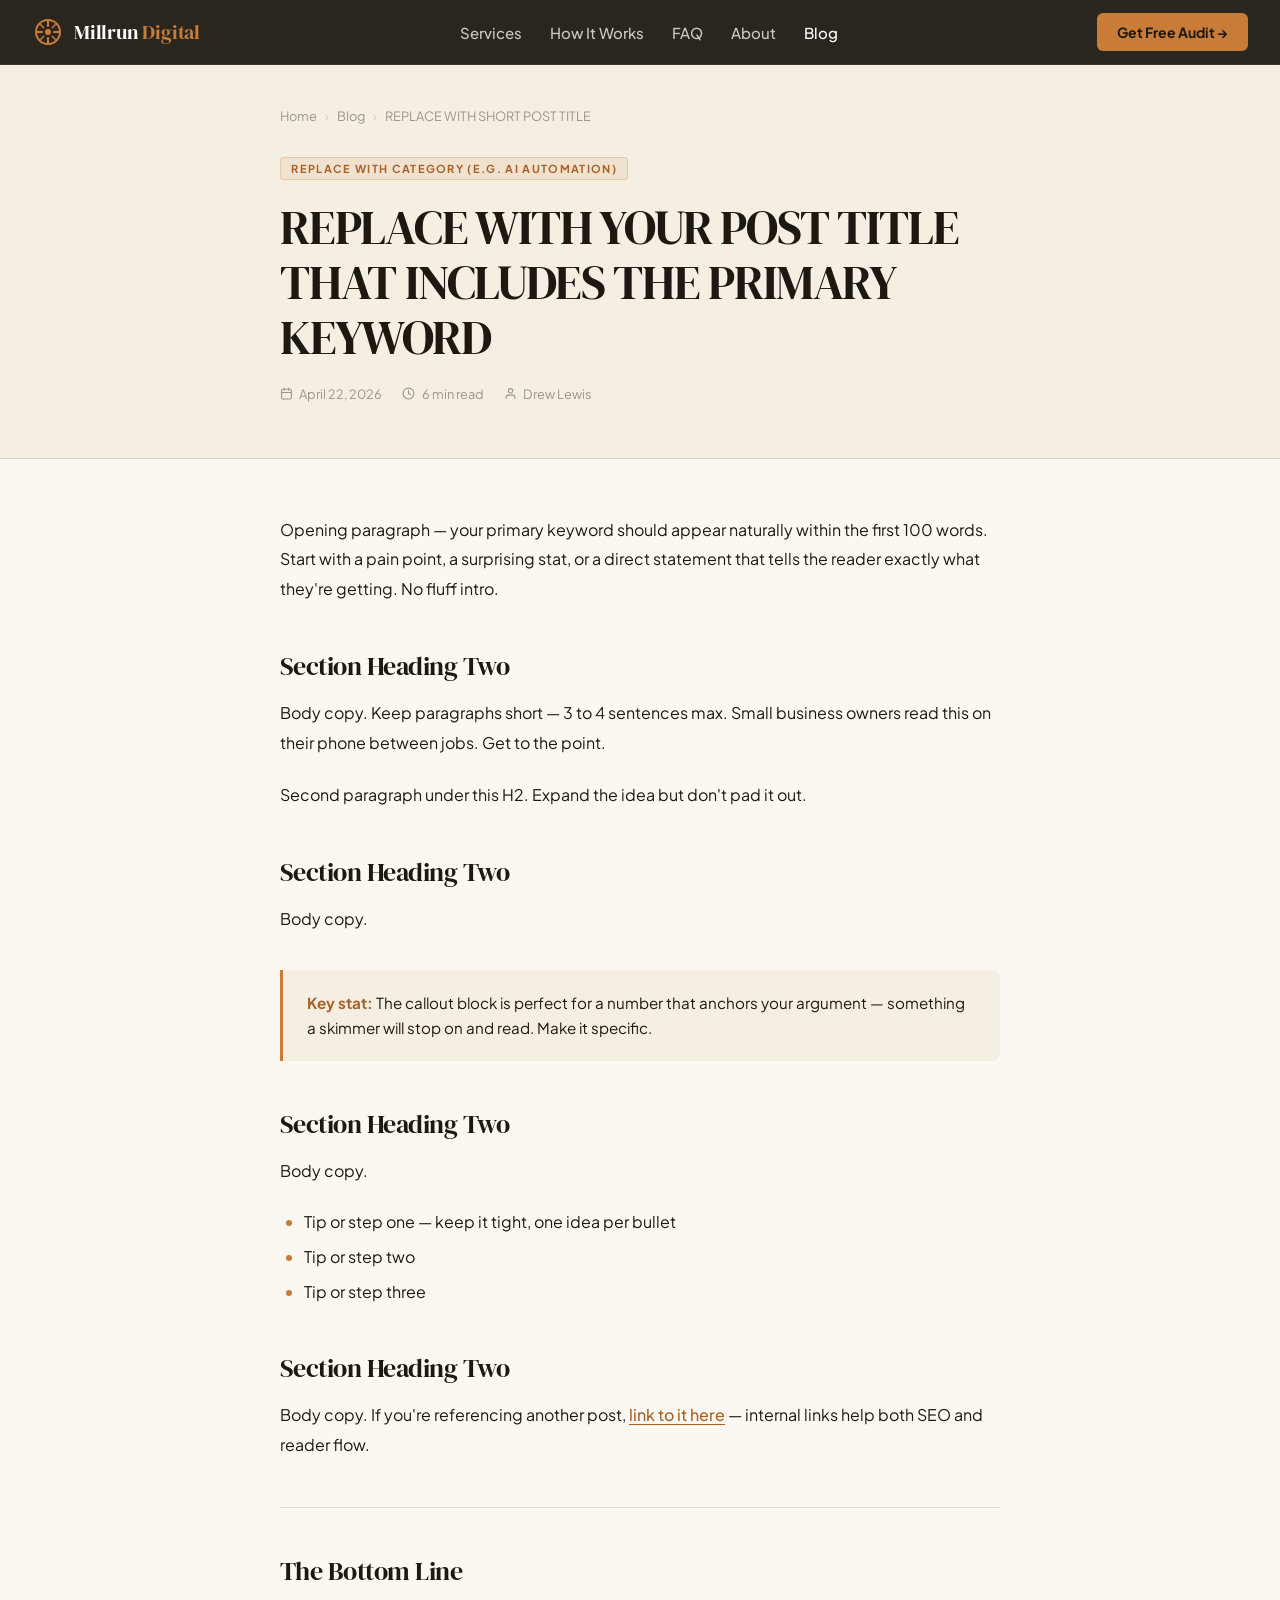
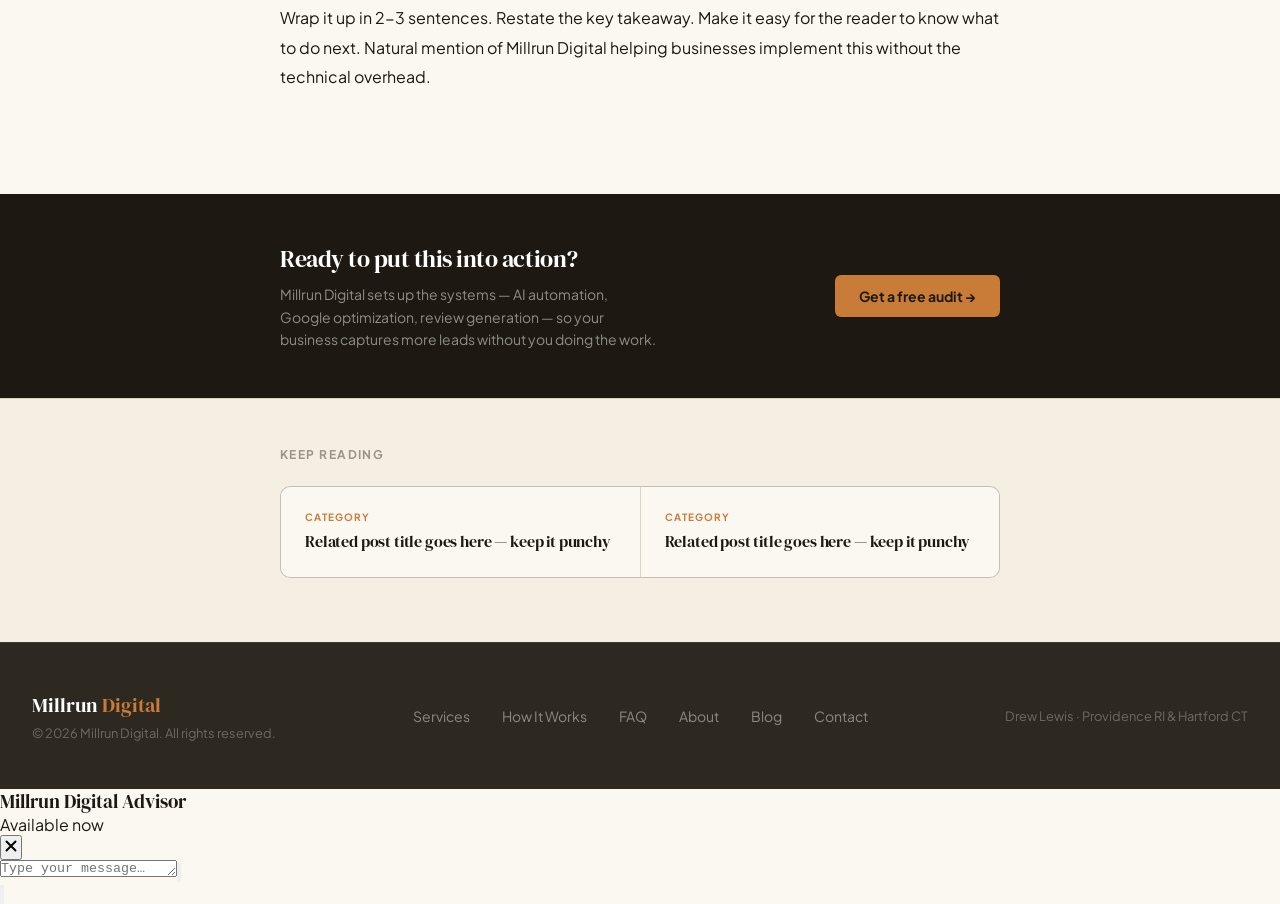
<file: blog/post-template.html>
<!DOCTYPE html>
<html lang="en" class="scroll-smooth">
<head>
  <meta charset="UTF-8" />
  <meta name="viewport" content="width=device-width, initial-scale=1.0" />

  <!--
  ═══════════════════════════════════════════════════════════════
  MILLRUN BLOG POST TEMPLATE — fill every REPLACE before publishing

  SETUP:
  1. Create folder: /blog/your-post-slug/
  2. Copy this file → /blog/your-post-slug/index.html
  3. Fill in all REPLACE WITH placeholders below
  4. Write your content in the .post-body section
  5. Add a card to /blog/index.html (top of the grid, newest first)
  6. Add entry to sitemap.xml
  7. Push → Netlify auto-deploys

  PATH NOTE:
  This template is written for /blog/SLUG/index.html.
  The widget.js path (../../widget.js) goes up two levels to root.
  If you put this file at /blog/index.html instead, change to ../widget.js.
  ═══════════════════════════════════════════════════════════════
  -->

  <!-- [1] Title — 50-60 chars including primary keyword -->
  <title>REPLACE WITH POST TITLE | Millrun Digital</title>

  <!-- [2] Meta description — 145-155 chars, keyword + benefit + hook -->
  <meta name="description" content="REPLACE WITH META DESCRIPTION. Include your primary keyword. End with a clear benefit or hook for the reader. Aim for 145-155 characters total." />

  <meta name="robots" content="index, follow" />

  <!-- [3] Canonical — exact URL of this page, no trailing variations -->
  <link rel="canonical" href="https://millrundigital.com/blog/YOUR-POST-SLUG/" />

  <!-- Open Graph -->
  <meta property="og:type" content="article" />
  <meta property="og:site_name" content="Millrun Digital" />
  <!-- [4] --> <meta property="og:title" content="REPLACE WITH POST TITLE" />
  <!-- [5] --> <meta property="og:description" content="REPLACE WITH META DESCRIPTION" />
  <!-- [6] --> <meta property="og:image" content="https://millrundigital.com/blog/YOUR-POST-SLUG/og-image.jpg" />
               <meta property="og:image:width" content="1200" />
               <meta property="og:image:height" content="630" />
               <meta property="og:url" content="https://millrundigital.com/blog/YOUR-POST-SLUG/" />
               <meta property="og:locale" content="en_US" />
               <meta property="article:published_time" content="2026-04-22T00:00:00Z" />
               <meta property="article:author" content="Drew Lewis" />

  <meta name="twitter:card" content="summary_large_image" />
  <meta name="twitter:title" content="REPLACE WITH POST TITLE" />
  <meta name="twitter:description" content="REPLACE WITH META DESCRIPTION" />
  <meta name="twitter:image" content="https://millrundigital.com/blog/YOUR-POST-SLUG/og-image.jpg" />

  <!-- [7-8] Article schema — most important SEO schema for blog posts -->
  <script type="application/ld+json">
  {
    "@context": "https://schema.org",
    "@type": "Article",
    "headline": "REPLACE WITH POST TITLE",
    "description": "REPLACE WITH META DESCRIPTION",
    "image": "https://millrundigital.com/blog/YOUR-POST-SLUG/og-image.jpg",
    "datePublished": "2026-04-22T00:00:00Z",
    "dateModified": "2026-04-22T00:00:00Z",
    "author": {
      "@type": "Person",
      "name": "Drew Lewis",
      "url": "https://millrundigital.com/about.html"
    },
    "publisher": {
      "@type": "Organization",
      "name": "Millrun Digital",
      "url": "https://millrundigital.com",
      "logo": {
        "@type": "ImageObject",
        "url": "https://millrundigital.com/millrun-digital-logo.png"
      }
    },
    "mainEntityOfPage": {
      "@type": "WebPage",
      "@id": "https://millrundigital.com/blog/YOUR-POST-SLUG/"
    }
  }
  </script>

  <!-- Breadcrumb schema — Google shows this in search results -->
  <script type="application/ld+json">
  {
    "@context": "https://schema.org",
    "@type": "BreadcrumbList",
    "itemListElement": [
      { "@type": "ListItem", "position": 1, "name": "Home", "item": "https://millrundigital.com" },
      { "@type": "ListItem", "position": 2, "name": "Blog", "item": "https://millrundigital.com/blog/" },
      { "@type": "ListItem", "position": 3, "name": "REPLACE WITH POST TITLE", "item": "https://millrundigital.com/blog/YOUR-POST-SLUG/" }
    ]
  }
  </script>

  <link rel="preconnect" href="https://fonts.googleapis.com" />
  <link rel="preconnect" href="https://fonts.gstatic.com" crossorigin />
  <link href="https://fonts.googleapis.com/css2?family=DM+Serif+Display:ital@0;1&family=Plus+Jakarta+Sans:wght@300;400;500;600;700;800&display=swap" rel="stylesheet" />

  <style>
    *, *::before, *::after { box-sizing: border-box; margin: 0; padding: 0; }

    :root {
      --cream:        #F5EFE3;
      --warm-white:   #FBF8F2;
      --charcoal:     #1D1912;
      --charcoal-mid: #2E2920;
      --charcoal-soft:#3D3629;
      --amber:        #C97B38;
      --amber-dark:   #A86228;
      --amber-light:  #E8A96A;
      --stone:        #524A42;
      --stone-light:  #9E9389;
      --border:       rgba(125,114,104,0.22);
      --border-dark:  rgba(255,255,255,0.09);
    }

    html { font-family: 'Plus Jakarta Sans', sans-serif; }
    body { background: var(--warm-white); color: var(--charcoal); -webkit-font-smoothing: antialiased; }
    h1,h2,h3,h4 { font-family: 'DM Serif Display', serif; font-weight: 400; }

    /* ─── HEADER ─── */
    #site-header {
      position: fixed; top: 0; left: 0; right: 0; z-index: 50;
      background: rgba(29,25,18,0.94);
      backdrop-filter: blur(16px);
      border-bottom: 1px solid var(--border-dark);
    }
    .header-inner {
      max-width: 1280px; margin: 0 auto;
      padding: 0 2rem;
      height: 64px;
      display: flex; align-items: center; justify-content: space-between;
    }
    .logo { display:flex; align-items:center; gap:10px; text-decoration:none; }
    .logo-mark { width:32px; height:32px; display:flex; align-items:center; justify-content:center; }
    .logo-text { font-family:'DM Serif Display',serif; font-size:1.25rem; color:#fff; letter-spacing:-0.01em; }
    .logo-text span { color: var(--amber); }

    nav.desktop { display:flex; align-items:center; gap:1.75rem; }
    nav.desktop a { font-size:15px; color:rgba(255,255,255,0.75); text-decoration:none; font-weight:500; transition:color 0.15s; }
    nav.desktop a:hover { color:#fff; }
    nav.desktop a.active { color:#fff; }

    .btn-primary {
      display:inline-flex; align-items:center; gap:6px;
      background: var(--amber); color: var(--charcoal);
      font-family:'Plus Jakarta Sans',sans-serif; font-weight:700; font-size:0.875rem;
      padding:0.6rem 1.25rem; border-radius:6px;
      text-decoration:none; border:none; cursor:pointer;
      transition: background 0.15s, transform 0.1s;
    }
    .btn-primary:hover { background: var(--amber-dark); transform: translateY(-1px); }

    .hamburger { display:none; flex-direction:column; gap:5px; background:none; border:none; cursor:pointer; padding:4px; }
    .hamburger span { display:block; width:22px; height:2px; background:#fff; border-radius:2px; transition: transform 0.3s, opacity 0.3s; }
    .hamburger.open span:nth-child(1) { transform: translateY(7px) rotate(45deg); }
    .hamburger.open span:nth-child(2) { opacity:0; }
    .hamburger.open span:nth-child(3) { transform: translateY(-7px) rotate(-45deg); }
    .mobile-nav { max-height:0; overflow:hidden; transition:max-height 0.35s ease; background:var(--charcoal-mid); }
    .mobile-nav.open { max-height:400px; }
    .mobile-nav a { display:block; padding:0.75rem 2rem; font-size:0.9rem; color:rgba(255,255,255,0.75); text-decoration:none; border-bottom:1px solid rgba(255,255,255,0.05); }
    .mobile-nav a:hover { color:#fff; }
    .mobile-nav .mobile-cta { display:block; margin:1rem 2rem; }

    @media(max-width:768px){ nav.desktop,.header-cta { display:none!important; } .hamburger{ display:flex; } }

    /* ─── REVEAL ─── */
    .reveal { opacity:0; transform:translateY(24px); transition:opacity 0.65s ease, transform 0.65s ease; }
    .reveal.visible { opacity:1; transform:translateY(0); }
    .reveal-delay-1 { transition-delay:0.1s; }
    .reveal-delay-2 { transition-delay:0.2s; }

    /* ─── POST HERO ─── */
    .post-hero {
      background: var(--cream);
      border-bottom: 1px solid var(--border);
      padding: 108px 2rem 3.5rem;
    }
    .post-hero-inner {
      max-width: 720px;
      margin: 0 auto;
    }
    .post-breadcrumb {
      font-size: 0.8rem;
      color: var(--stone-light);
      margin-bottom: 2rem;
      display: flex;
      align-items: center;
      gap: 0.5rem;
    }
    .post-breadcrumb a {
      color: var(--stone-light);
      text-decoration: none;
      transition: color 0.15s;
    }
    .post-breadcrumb a:hover { color: var(--amber); }
    .post-breadcrumb-sep { opacity: 0.4; }

    .post-category {
      display: inline-block;
      font-family: 'Plus Jakarta Sans', sans-serif;
      font-size: 11px;
      font-weight: 700;
      text-transform: uppercase;
      letter-spacing: 0.12em;
      color: var(--amber-dark);
      background: rgba(201,123,56,0.1);
      border: 1px solid rgba(201,123,56,0.25);
      border-radius: 4px;
      padding: 0.25rem 0.65rem;
      margin-bottom: 1.25rem;
    }

    /* [9] One H1 per page — contains primary keyword */
    .post-hero h1 {
      font-size: clamp(1.75rem, 4vw, 3rem);
      letter-spacing: -0.025em;
      line-height: 1.15;
      color: var(--charcoal);
      margin-bottom: 1.25rem;
    }

    .post-meta {
      display: flex;
      align-items: center;
      gap: 1.25rem;
      flex-wrap: wrap;
    }
    .post-meta-item {
      display: flex;
      align-items: center;
      gap: 0.4rem;
      font-size: 0.8rem;
      color: var(--stone-light);
    }
    .post-meta-item svg { color: var(--stone-light); flex-shrink: 0; }

    /* ─── POST BODY ─── */
    .post-body-wrap {
      background: var(--warm-white);
      padding: 3.5rem 2rem 5rem;
    }
    .post-body {
      max-width: 720px;
      margin: 0 auto;
      font-size: 1rem;
      line-height: 1.85;
      color: var(--charcoal);
    }

    .post-body p { margin-bottom: 1.4rem; }

    .post-body h2 {
      font-size: 1.6rem;
      letter-spacing: -0.02em;
      line-height: 1.2;
      margin-top: 3rem;
      margin-bottom: 1rem;
      color: var(--charcoal);
    }

    .post-body h3 {
      font-family: 'Plus Jakarta Sans', sans-serif;
      font-size: 1.05rem;
      font-weight: 700;
      margin-top: 2rem;
      margin-bottom: 0.75rem;
      color: var(--charcoal);
    }

    .post-body ul, .post-body ol {
      margin: 0 0 1.4rem 1.5rem;
      display: flex;
      flex-direction: column;
      gap: 0.5rem;
    }

    .post-body li {
      font-size: 1rem;
      line-height: 1.7;
    }

    .post-body ul li::marker { color: var(--amber); }
    .post-body ol li::marker { color: var(--amber); font-weight: 700; }

    .post-body strong { font-weight: 700; color: var(--charcoal); }

    .post-body a {
      color: var(--amber-dark);
      text-decoration: underline;
      text-underline-offset: 3px;
      font-weight: 500;
      transition: color 0.15s;
    }
    .post-body a:hover { color: var(--amber); }

    /* Callout — for key stats or important insights */
    .callout {
      background: var(--cream);
      border-left: 3px solid var(--amber);
      border-radius: 0 8px 8px 0;
      padding: 1.25rem 1.5rem;
      margin: 2.25rem 0;
      font-size: 0.95rem;
      line-height: 1.7;
      color: var(--charcoal);
    }
    .callout strong { color: var(--amber-dark); }

    /* Divider */
    .post-divider {
      border: none;
      border-top: 1px solid var(--border);
      margin: 3rem 0;
    }

    /* ─── POST CTA ─── */
    .post-cta-wrap {
      background: var(--charcoal);
      padding: 3rem 2rem;
    }
    .post-cta {
      max-width: 720px;
      margin: 0 auto;
      display: flex;
      align-items: center;
      justify-content: space-between;
      gap: 2rem;
      flex-wrap: wrap;
    }
    .post-cta-left h3 {
      color: #fff;
      font-size: 1.5rem;
      letter-spacing: -0.02em;
      margin-bottom: 0.5rem;
    }
    .post-cta-left p {
      color: rgba(255,255,255,0.5);
      font-size: 0.875rem;
      line-height: 1.6;
      max-width: 380px;
    }
    .btn-amber-cta {
      display: inline-flex;
      align-items: center;
      gap: 6px;
      background: var(--amber);
      color: var(--charcoal);
      font-family: 'Plus Jakarta Sans', sans-serif;
      font-weight: 700;
      font-size: 0.875rem;
      padding: 0.75rem 1.5rem;
      border-radius: 6px;
      text-decoration: none;
      white-space: nowrap;
      transition: background 0.15s, transform 0.1s;
    }
    .btn-amber-cta:hover { background: var(--amber-dark); transform: translateY(-1px); }

    /* ─── RELATED POSTS ─── */
    .related-wrap {
      background: var(--cream);
      border-top: 1px solid var(--border);
      padding: 3rem 2rem 4rem;
    }
    .related-inner {
      max-width: 720px;
      margin: 0 auto;
    }
    .related-inner h3 {
      font-family: 'Plus Jakarta Sans', sans-serif;
      font-size: 0.75rem;
      font-weight: 700;
      text-transform: uppercase;
      letter-spacing: 0.12em;
      color: var(--stone-light);
      margin-bottom: 1.5rem;
    }
    .related-grid {
      display: grid;
      grid-template-columns: 1fr 1fr;
      gap: 1px;
      background: var(--border);
      border: 1px solid var(--border);
      border-radius: 10px;
      overflow: hidden;
    }
    .related-card {
      background: var(--warm-white);
      padding: 1.5rem;
      text-decoration: none;
      color: var(--charcoal);
      display: flex;
      flex-direction: column;
      gap: 0.5rem;
      transition: background 0.15s;
    }
    .related-card:hover { background: #fff; }
    .related-tag {
      font-size: 10px;
      font-weight: 700;
      text-transform: uppercase;
      letter-spacing: 0.1em;
      color: var(--amber);
    }
    .related-title {
      font-family: 'DM Serif Display', serif;
      font-size: 1rem;
      line-height: 1.35;
      letter-spacing: -0.01em;
    }
    @media(max-width:600px){ .related-grid { grid-template-columns: 1fr; } }

    /* ─── FOOTER ─── */
    footer { background: var(--charcoal-mid); border-top:1px solid var(--border-dark); padding:3rem 2rem; }
    .footer-inner { max-width:1280px; margin:0 auto; display:flex; justify-content:space-between; align-items:center; flex-wrap:wrap; gap:2rem; }
    .footer-logo { font-family:'DM Serif Display',serif; font-size:1.25rem; color:#fff; }
    .footer-logo span { color:var(--amber); }
    .footer-links { display:flex; gap:2rem; flex-wrap:wrap; }
    .footer-links a { font-size:0.875rem; color:rgba(255,255,255,0.45); text-decoration:none; transition:color 0.15s; }
    .footer-links a:hover { color:#fff; }
    .footer-copy { font-size:0.8rem; color:rgba(255,255,255,0.3); }

    /* ─── BACK TO TOP ─── */
    #back-to-top {
      position: fixed; bottom: 96px; right: 24px; z-index: 9998;
      width: 44px; height: 44px; border-radius: 50%;
      background: var(--charcoal); border: 1px solid rgba(201,123,56,0.4);
      color: var(--amber); cursor: pointer;
      display: flex; align-items: center; justify-content: center;
      opacity: 0; pointer-events: none;
      transition: opacity 0.3s ease, transform 0.2s ease, background 0.15s;
      box-shadow: 0 4px 16px rgba(0,0,0,0.25);
    }
    #back-to-top.visible { opacity: 1; pointer-events: auto; }
    #back-to-top:hover { background: var(--amber); color: var(--charcoal); transform: translateY(-2px); }
    @media(max-width:480px){ #back-to-top { bottom: 88px; right: 16px; } }
  </style>
</head>
<body>

<!-- ── HEADER ── -->
<header id="site-header">
  <div class="header-inner">
    <a href="/" class="logo">
      <div class="logo-mark">
        <svg width="28" height="28" viewBox="0 0 28 28" fill="none" xmlns="http://www.w3.org/2000/svg">
          <circle cx="14" cy="14" r="12" stroke="#C97B38" stroke-width="2"/>
          <circle cx="14" cy="14" r="3" fill="#C97B38"/>
          <line x1="14" y1="2" x2="14" y2="8" stroke="#C97B38" stroke-width="2" stroke-linecap="round"/>
          <line x1="14" y1="20" x2="14" y2="26" stroke="#C97B38" stroke-width="2" stroke-linecap="round"/>
          <line x1="2" y1="14" x2="8" y2="14" stroke="#C97B38" stroke-width="2" stroke-linecap="round"/>
          <line x1="20" y1="14" x2="26" y2="14" stroke="#C97B38" stroke-width="2" stroke-linecap="round"/>
          <line x1="5.5" y1="5.5" x2="9.75" y2="9.75" stroke="#C97B38" stroke-width="1.5" stroke-linecap="round"/>
          <line x1="18.25" y1="18.25" x2="22.5" y2="22.5" stroke="#C97B38" stroke-width="1.5" stroke-linecap="round"/>
          <line x1="22.5" y1="5.5" x2="18.25" y2="9.75" stroke="#C97B38" stroke-width="1.5" stroke-linecap="round"/>
          <line x1="9.75" y1="18.25" x2="5.5" y2="22.5" stroke="#C97B38" stroke-width="1.5" stroke-linecap="round"/>
        </svg>
      </div>
      <span class="logo-text">Millrun <span>Digital</span></span>
    </a>
    <nav class="desktop">
      <a href="/#services">Services</a>
      <a href="/#how-it-works">How It Works</a>
      <a href="/#faq">FAQ</a>
      <a href="/about.html">About</a>
      <a href="/blog/" class="active">Blog</a>
    </nav>
    <a href="/#contact" class="btn-primary header-cta">Get Free Audit →</a>
    <button class="hamburger" id="hamburger-btn" aria-label="Menu">
      <span></span><span></span><span></span>
    </button>
  </div>
  <div class="mobile-nav" id="mobile-nav">
    <a href="/#services">Services</a>
    <a href="/#how-it-works">How It Works</a>
    <a href="/#faq">FAQ</a>
    <a href="/about.html">About</a>
    <a href="/blog/">Blog</a>
    <div class="mobile-cta"><a href="/#contact" class="btn-primary" style="justify-content:center">Get Free Audit →</a></div>
  </div>
</header>

<!-- ── POST HERO ── -->
<section class="post-hero">
  <div class="post-hero-inner">

    <!-- Breadcrumb — update "Post title" to match your H1 -->
    <nav class="post-breadcrumb" aria-label="Breadcrumb">
      <a href="/">Home</a>
      <span class="post-breadcrumb-sep">›</span>
      <a href="/blog/">Blog</a>
      <span class="post-breadcrumb-sep">›</span>
      <span>REPLACE WITH SHORT POST TITLE</span>
    </nav>

    <!-- Category tag -->
    <span class="post-category">REPLACE WITH CATEGORY (e.g. AI Automation)</span>

    <!-- [9] ONE H1 per page — include your primary keyword naturally -->
    <h1>REPLACE WITH YOUR POST TITLE THAT INCLUDES THE PRIMARY KEYWORD</h1>

    <div class="post-meta">
      <div class="post-meta-item">
        <svg width="13" height="13" viewBox="0 0 24 24" fill="none" stroke="currentColor" stroke-width="2" stroke-linecap="round" stroke-linejoin="round"><rect x="3" y="4" width="18" height="18" rx="2"/><line x1="16" y1="2" x2="16" y2="6"/><line x1="8" y1="2" x2="8" y2="6"/><line x1="3" y1="10" x2="21" y2="10"/></svg>
        April 22, 2026
      </div>
      <div class="post-meta-item">
        <svg width="13" height="13" viewBox="0 0 24 24" fill="none" stroke="currentColor" stroke-width="2" stroke-linecap="round" stroke-linejoin="round"><circle cx="12" cy="12" r="10"/><polyline points="12 6 12 12 16 14"/></svg>
        6 min read
      </div>
      <div class="post-meta-item">
        <svg width="13" height="13" viewBox="0 0 24 24" fill="none" stroke="currentColor" stroke-width="2" stroke-linecap="round" stroke-linejoin="round"><path d="M20 21v-2a4 4 0 00-4-4H8a4 4 0 00-4 4v2"/><circle cx="12" cy="7" r="4"/></svg>
        Drew Lewis
      </div>
    </div>

  </div>
</section>

<!-- ── POST BODY ── -->
<div class="post-body-wrap">
  <article class="post-body">

    <!--
    ════════════════════════════════════════
    PASTE YOUR BLOG CONTENT BELOW THIS LINE

    WRITING TIPS FOR LOCAL BUSINESS SEO:
    - Primary keyword in first 100 words, naturally
    - H2s should be benefit-driven and specific ("How to X" not "Section 2")
    - Keep paragraphs short — 3-4 sentences max (owners skim on mobile)
    - Use the .callout block for key stats or pull quotes
    - Link to at least one other blog post or service page
    - End with a natural mention of Millrun Digital
    ════════════════════════════════════════
    -->

    <p>Opening paragraph — your primary keyword should appear naturally within the first 100 words. Start with a pain point, a surprising stat, or a direct statement that tells the reader exactly what they're getting. No fluff intro.</p>

    <h2>Section Heading Two</h2>

    <p>Body copy. Keep paragraphs short — 3 to 4 sentences max. Small business owners read this on their phone between jobs. Get to the point.</p>

    <p>Second paragraph under this H2. Expand the idea but don't pad it out.</p>

    <h2>Section Heading Two</h2>

    <p>Body copy.</p>

    <!-- Callout block — use for a key stat, important rule, or pull quote -->
    <div class="callout">
      <strong>Key stat:</strong> The callout block is perfect for a number that anchors your argument — something a skimmer will stop on and read. Make it specific.
    </div>

    <h2>Section Heading Two</h2>

    <p>Body copy.</p>

    <ul>
      <li>Tip or step one — keep it tight, one idea per bullet</li>
      <li>Tip or step two</li>
      <li>Tip or step three</li>
    </ul>

    <h2>Section Heading Two</h2>

    <p>Body copy. If you're referencing another post, <a href="/blog/OTHER-POST-SLUG/">link to it here</a> — internal links help both SEO and reader flow.</p>

    <hr class="post-divider" />

    <h2>The Bottom Line</h2>

    <p>Wrap it up in 2-3 sentences. Restate the key takeaway. Make it easy for the reader to know what to do next. Natural mention of Millrun Digital helping businesses implement this without the technical overhead.</p>

    <!--
    ════════════════════════════════════════
    END OF BLOG CONTENT
    ════════════════════════════════════════
    -->

  </article>
</div>

<!-- ── POST CTA ── -->
<div class="post-cta-wrap">
  <div class="post-cta reveal">
    <div class="post-cta-left">
      <h3>Ready to put this into action?</h3>
      <p>Millrun Digital sets up the systems — AI automation, Google optimization, review generation — so your business captures more leads without you doing the work.</p>
    </div>
    <a href="/#contact" class="btn-amber-cta">Get a free audit →</a>
  </div>
</div>

<!-- ── RELATED POSTS ── -->
<div class="related-wrap">
  <div class="related-inner">
    <h3>Keep reading</h3>
    <div class="related-grid">
      <!-- Update both cards with real post slugs and titles -->
      <a class="related-card" href="/blog/RELATED-POST-SLUG/">
        <span class="related-tag">Category</span>
        <span class="related-title">Related post title goes here — keep it punchy</span>
      </a>
      <a class="related-card" href="/blog/RELATED-POST-SLUG-2/">
        <span class="related-tag">Category</span>
        <span class="related-title">Related post title goes here — keep it punchy</span>
      </a>
    </div>
  </div>
</div>

<!-- ── FOOTER ── -->
<footer>
  <div class="footer-inner">
    <div>
      <div class="footer-logo">Millrun <span>Digital</span></div>
      <div class="footer-copy" style="margin-top:0.4rem;">© 2026 Millrun Digital. All rights reserved.</div>
    </div>
    <div class="footer-links">
      <a href="/#services">Services</a>
      <a href="/#how-it-works">How It Works</a>
      <a href="/#faq">FAQ</a>
      <a href="/about.html">About</a>
      <a href="/blog/">Blog</a>
      <a href="/#contact">Contact</a>
    </div>
    <div class="footer-copy">Drew Lewis · Providence RI &amp; Hartford CT</div>
  </div>
</footer>

<!-- ── BACK TO TOP ── -->
<button id="back-to-top" aria-label="Back to top">
  <svg width="18" height="18" viewBox="0 0 24 24" fill="none" stroke="currentColor" stroke-width="2.5" stroke-linecap="round" stroke-linejoin="round"><path d="M18 15l-6-6-6 6"/></svg>
</button>

<!-- widget.js is two levels up from /blog/SLUG/index.html -->
<script src="../../widget.js"></script>
<script>
  const observer = new IntersectionObserver(entries => {
    entries.forEach(e => { if (e.isIntersecting) e.target.classList.add('visible'); });
  }, { threshold: 0.08 });
  document.querySelectorAll('.reveal').forEach(el => observer.observe(el));

  const ham = document.getElementById('hamburger-btn');
  const mobileNav = document.getElementById('mobile-nav');
  ham.addEventListener('click', () => { ham.classList.toggle('open'); mobileNav.classList.toggle('open'); });
  mobileNav.querySelectorAll('a').forEach(a => {
    a.addEventListener('click', () => { ham.classList.remove('open'); mobileNav.classList.remove('open'); });
  });

  const backBtn = document.getElementById('back-to-top');
  window.addEventListener('scroll', () => { backBtn.classList.toggle('visible', window.scrollY > 400); });
  backBtn.addEventListener('click', () => { window.scrollTo({ top: 0, behavior: 'smooth' }); });
</script>

</body>
</html>
</file>
